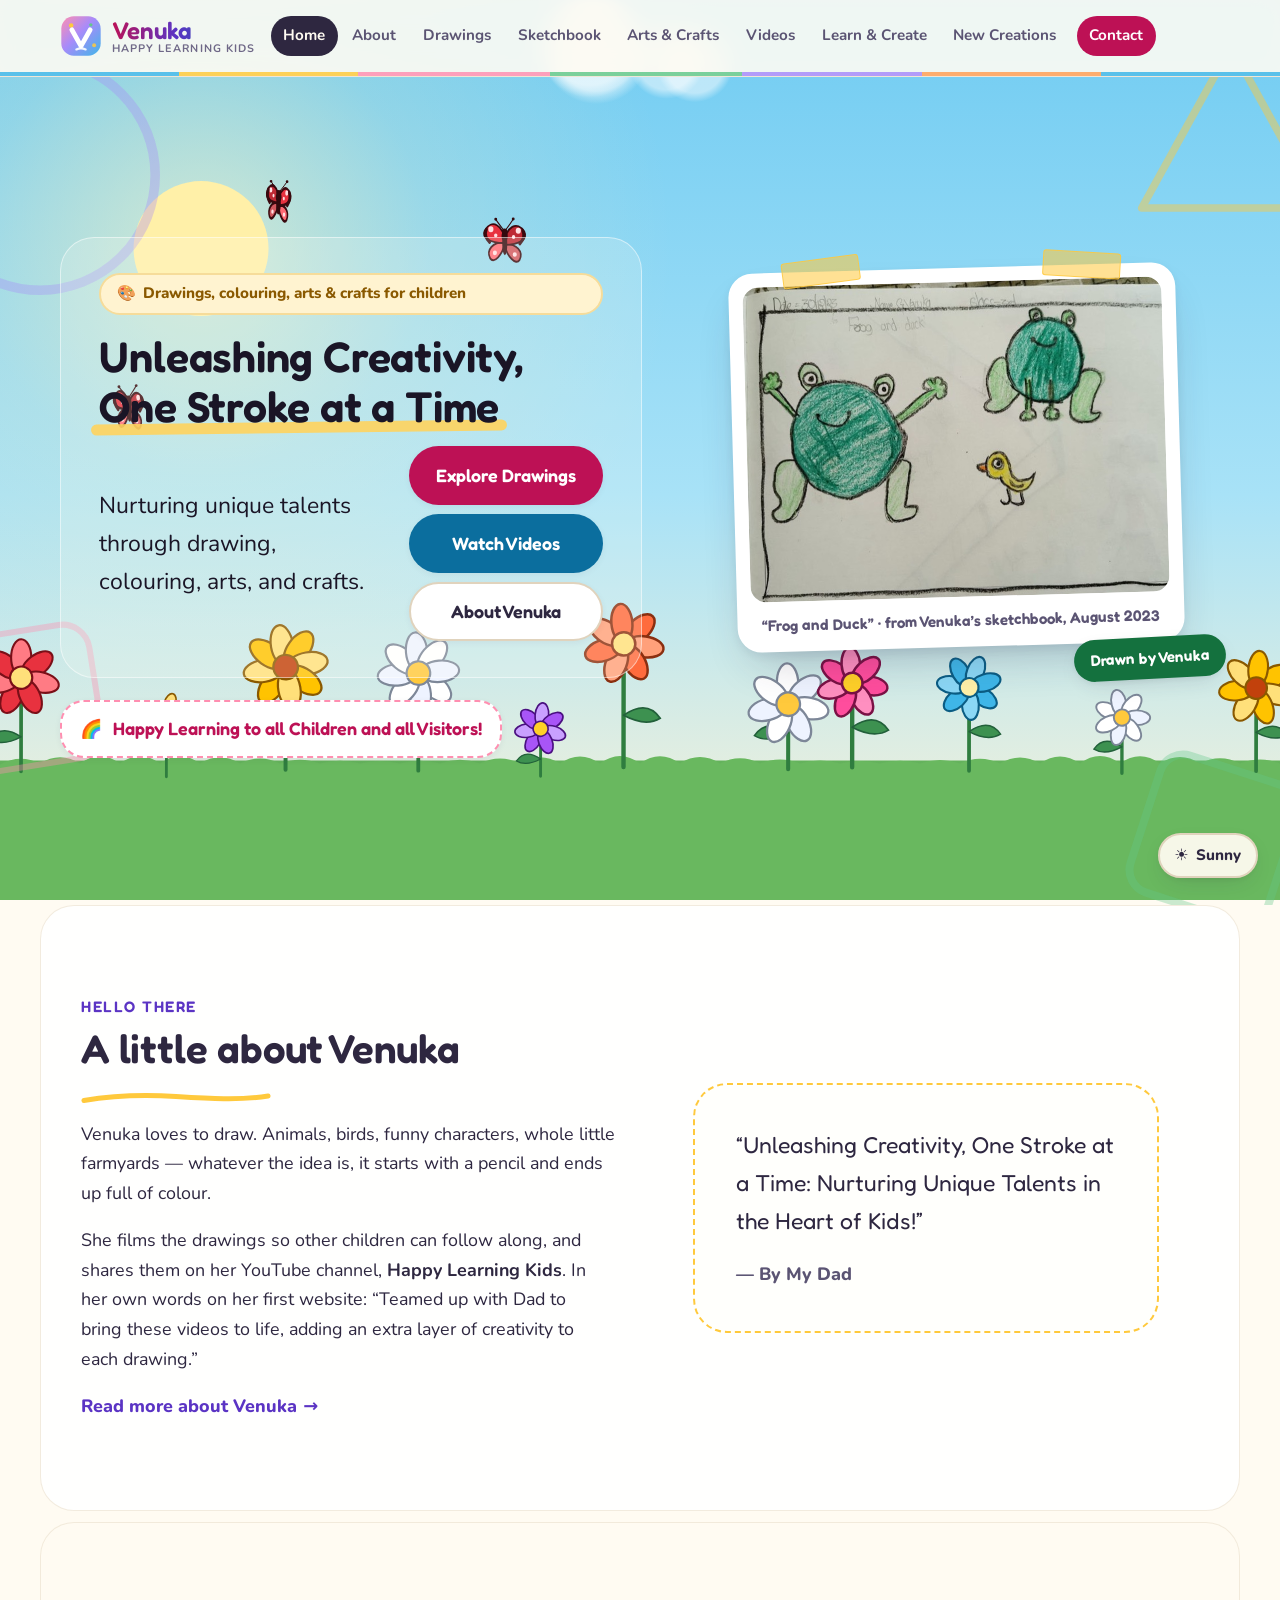
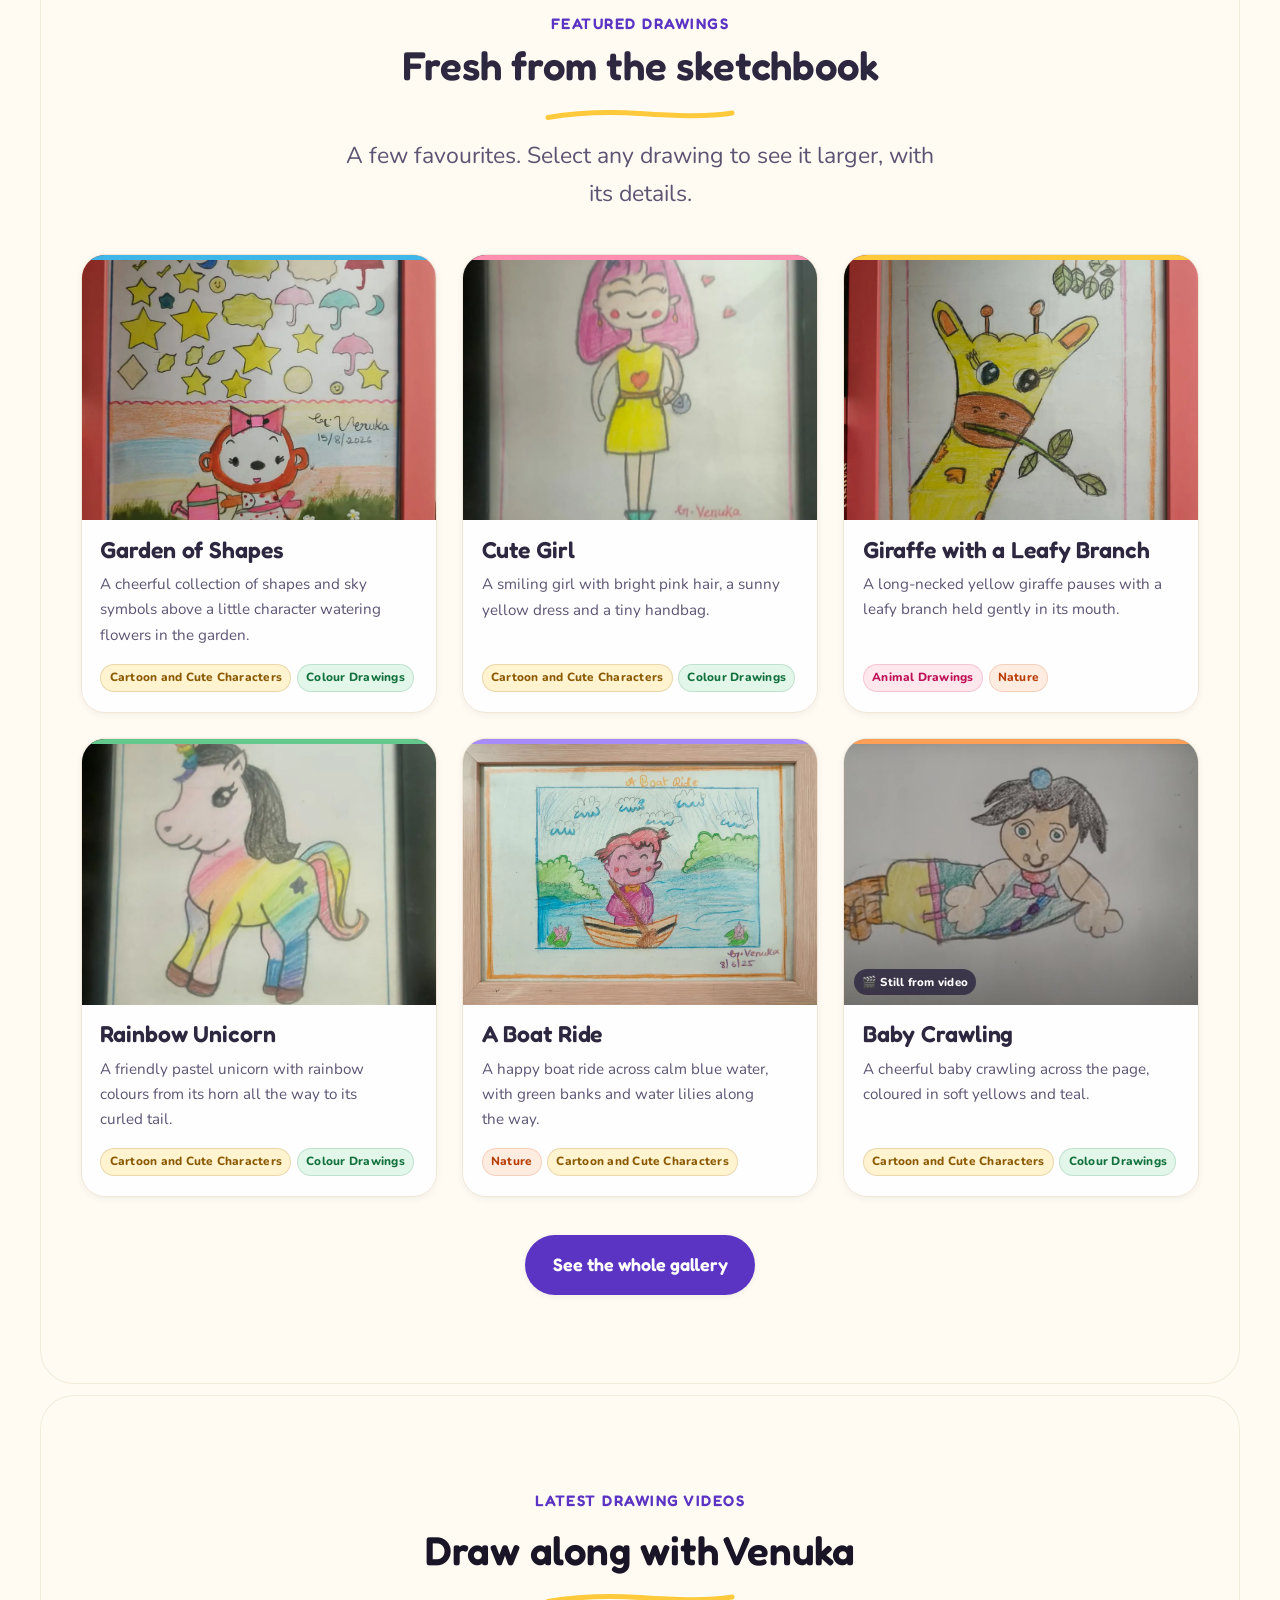
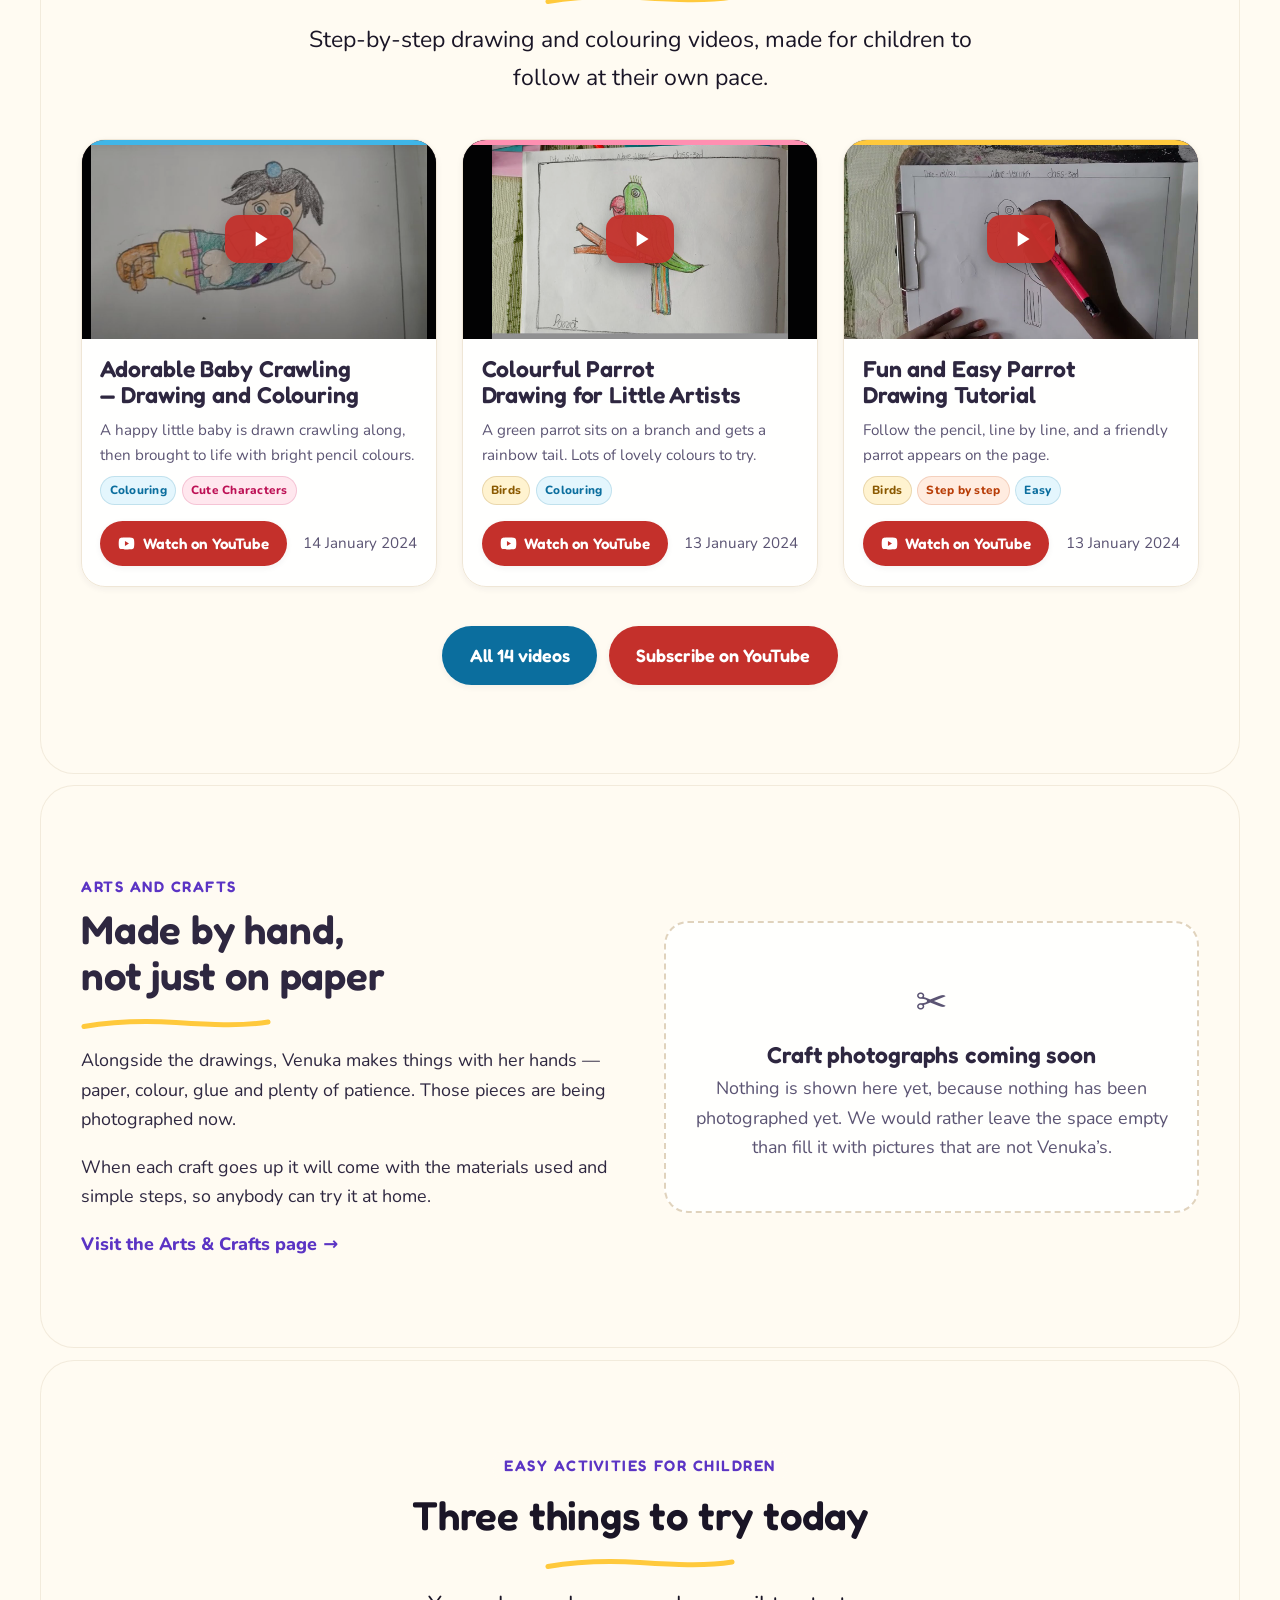
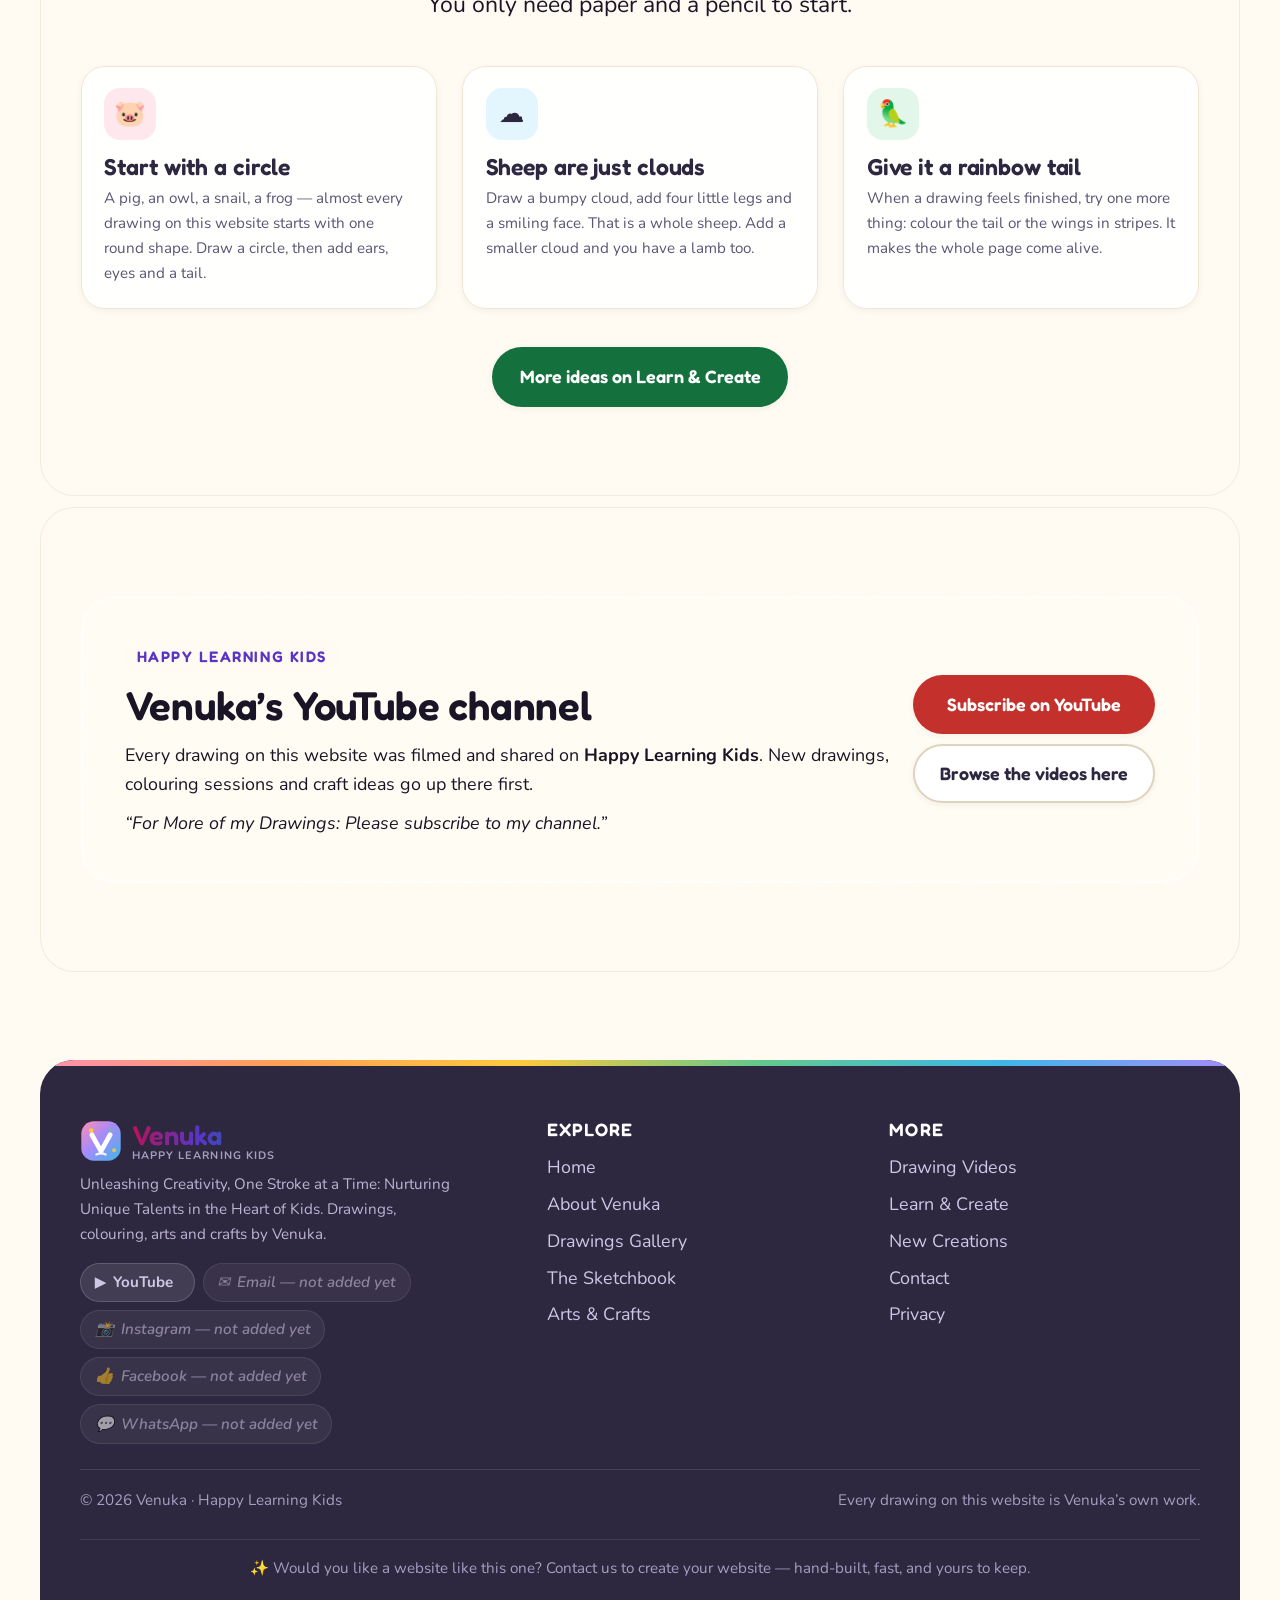
<file: index.html>
<!doctype html>
<html lang="en">
<head>
  <meta charset="utf-8">
  <meta name="viewport" content="width=device-width, initial-scale=1">
  <title>Venuka — Drawings, Arts &amp; Crafts for Children | Happy Learning Kids</title>
  <meta name="description" content="Venuka's online art studio: children's drawings, colouring, arts and crafts, and step-by-step drawing videos from the Happy Learning Kids YouTube channel. Unleashing creativity, one stroke at a time.">
  <meta name="color-scheme" content="light">
  <meta name="theme-color" content="#fffbf2">
  <meta name="author" content="Venuka">

  <!-- Social preview. Absolute addresses set by tools/set-domain.js
       for https://itsmehara.github.io/venuka-art/ — re-run that script if the address changes. -->
  <meta property="og:type" content="website">
  <meta property="og:url" content="https://itsmehara.github.io/venuka-art/">
  <meta property="og:site_name" content="Venuka — Happy Learning Kids">
  <meta property="og:title" content="Venuka — Drawings, Arts &amp; Crafts for Children | Happy Learning Kids">
  <meta property="og:description" content="Venuka's online art studio: children's drawings, colouring, arts and crafts, and step-by-step drawing videos from the Happy Learning Kids YouTube channel. Unleashing creativity, one stroke at a time.">
  <meta property="og:image" content="https://itsmehara.github.io/venuka-art/assets/img/og-cover.jpg">
  <meta property="og:image:alt" content="A children's drawing of two green frogs and a yellow duckling by Venuka">
  <meta name="twitter:card" content="summary_large_image">
  <meta name="twitter:title" content="Venuka — Drawings, Arts &amp; Crafts for Children | Happy Learning Kids">
  <meta name="twitter:description" content="Venuka's online art studio: children's drawings, colouring, arts and crafts, and step-by-step drawing videos from the Happy Learning Kids YouTube channel. Unleashing creativity, one stroke at a time.">
  <meta name="twitter:image" content="https://itsmehara.github.io/venuka-art/assets/img/og-cover.jpg">

  <link rel="canonical" href="https://itsmehara.github.io/venuka-art/">
  <script type="application/ld+json">
  {
    "@context": "https://schema.org",
    "@type": "WebSite",
    "name": "Venuka",
    "alternateName": "Happy Learning Kids",
    "url": "https://itsmehara.github.io/venuka-art/",
    "description": "A child-friendly online art studio with drawings, colouring, arts and crafts, and step-by-step drawing videos.",
    "inLanguage": "en",
    "sameAs": ["https://www.youtube.com/@hlearningkids"]
  }
  </script>
  <link rel="icon" href="assets/img/favicon.svg" type="image/svg+xml">
  <link rel="apple-touch-icon" href="assets/img/logo.svg">

  <link rel="preconnect" href="https://fonts.googleapis.com">
  <link rel="preconnect" href="https://fonts.gstatic.com" crossorigin>
  <link rel="stylesheet"
        href="https://fonts.googleapis.com/css2?family=Fredoka:wght@400;500;600&family=Nunito:ital,wght@0,400;0,600;0,700;0,800;1,400&display=swap">
  <link rel="stylesheet" href="assets/css/style.css">
</head>
<body>
  <canvas id="scene-canvas" class="scene-canvas" aria-hidden="true"></canvas>
  <a class="skip-link" href="#main">Skip to main content</a>

  <header class="site-header">
    <div class="wrap header-inner">
      <a class="brand" href="index.html">
        <img class="brand-mark" src="assets/img/logo.svg" alt="" width="42" height="42">
        <span class="brand-text">
          <span class="brand-name">Venuka</span>
          <span class="brand-sub">Happy Learning Kids</span>
        </span>
      </a>

      <button class="nav-toggle" type="button" aria-expanded="false" aria-controls="site-nav">
        <span class="nav-toggle-bars" aria-hidden="true"></span> Menu
      </button>

      <nav class="site-nav" id="site-nav" aria-label="Main navigation">
        <ul>
          <li><a href="index.html" aria-current="page">Home</a></li>
          <li><a href="about.html">About</a></li>
          <li><a href="drawings.html">Drawings</a></li>
          <li><a href="sketchbook.html">Sketchbook</a></li>
          <li><a href="crafts.html">Arts &amp; Crafts</a></li>
          <li><a href="videos.html">Videos</a></li>
          <li><a href="learn.html">Learn &amp; Create</a></li>
          <li><a href="new-creations.html">New Creations</a></li>
          <li><a href="contact.html" class="nav-cta">Contact</a></li>
        </ul>
      </nav>
    </div>
  </header>

  <main id="main">
    <section class="hero">
      <div class="deco-layer" aria-hidden="true">
        <svg class="deco deco--circle float" viewBox="0 0 100 100" focusable="false"><circle cx="50" cy="50" r="48"/></svg>
        <svg class="deco deco--triangle float float--alt" viewBox="0 0 100 100" focusable="false"><path d="M50 5 97 90 3 90Z"/></svg>
        <svg class="deco deco--square float float--slow" viewBox="0 0 100 100" focusable="false"><rect x="5" y="5" width="90" height="90" rx="18"/></svg>
        <svg class="deco deco--diamond float float--alt" viewBox="0 0 100 100" focusable="false"><rect x="14" y="14" width="72" height="72" rx="12"/></svg>
      </div>
      <div class="wrap hero-grid">
        <div class="hero-copy">
          <p class="eyebrow"><span aria-hidden="true">&#127912;</span> Drawings, colouring, arts &amp; crafts for children</p>
          <h1>Unleashing Creativity,<br><span class="swash">One Stroke at a Time</span></h1>
          <p class="hero-lede">Nurturing unique talents through drawing, colouring, arts, and crafts.</p>
          <div class="hero-actions">
            <a class="btn btn--primary" href="drawings.html">Explore Drawings</a>
            <a class="btn btn--sky" href="videos.html">Watch Videos</a>
            <a class="btn btn--ghost" href="about.html">About Venuka</a>
          </div>
        </div>

        <div class="hero-art">
          <figure class="art-frame">
            <img src="assets/img/artwork/frog-and-duck-2023.jpg"
                 srcset="assets/img/artwork/frog-and-duck-2023-384.jpg 384w,
                         assets/img/artwork/frog-and-duck-2023-640.jpg 640w,
                         assets/img/artwork/frog-and-duck-2023.jpg 1196w"
                 sizes="(max-width:760px) calc(100vw - 4rem), (max-width:1100px) 44vw, 510px"
                 width="1196" height="899"
                 fetchpriority="high" decoding="async"
                 alt="Sketchbook page headed &lsquo;Frog and duck&rsquo;: two round green frogs with big eyes and waving arms, and a small yellow duckling standing between them, drawn in black outline and filled in with green and yellow crayon.">
            <figcaption>&ldquo;Frog and Duck&rdquo; &middot; from Venuka&rsquo;s sketchbook, August 2023</figcaption>
          </figure>
          <p class="hero-badge" aria-hidden="true">Drawn by Venuka</p>
        </div>
      </div>

      <div class="wrap hero-welcome-row">
        <p class="hero-welcome"><span aria-hidden="true">&#127752;</span> Happy Learning to all Children and all Visitors!</p>
      </div>
    </section>

    <section class="section section--tint">
      <div class="wrap">
        <div class="grid grid--2" style="align-items:center">
          <div class="reveal">
            <span class="section-kicker">Hello there</span>
            <h2>A little about Venuka</h2>
            <svg class="underline-swash" viewBox="0 0 200 12" aria-hidden="true" focusable="false" preserveAspectRatio="none"><path d="M3 8.5C34 3.5 66 2.5 100 4.5C134 6.5 168 8.5 197 4" fill="none" stroke="currentColor" stroke-width="5" stroke-linecap="round"/></svg>
            <p>Venuka loves to draw. Animals, birds, funny characters, whole little farmyards &mdash;
              whatever the idea is, it starts with a pencil and ends up full of colour.</p>
            <p>She films the drawings so other children can follow along, and shares them on
              her YouTube channel, <strong>Happy Learning Kids</strong>. In her own words on her
              first website: &ldquo;Teamed up with Dad to bring these videos to life, adding an extra
              layer of creativity to each drawing.&rdquo;</p>
            <p><a class="link-arrow" href="about.html">Read more about Venuka</a></p>
          </div>
          <blockquote class="callout reveal" style="border-color:var(--sun)">
            <p style="font-family:var(--font-display);font-size:var(--step-1);color:var(--ink)">
              &ldquo;Unleashing Creativity, One Stroke at a Time: Nurturing Unique Talents in the Heart of Kids!&rdquo;</p>
            <footer style="color:var(--ink-soft);font-weight:800">&mdash; By My Dad</footer>
          </blockquote>
        </div>
      </div>
    </section>

    <section class="section" id="featured">
      <div class="wrap">
        <div class="section-head section-head--center reveal">
          <span class="section-kicker">Featured drawings</span>
          <h2>Fresh from the sketchbook</h2>
          <svg class="underline-swash" viewBox="0 0 200 12" aria-hidden="true" focusable="false" preserveAspectRatio="none"><path d="M3 8.5C34 3.5 66 2.5 100 4.5C134 6.5 168 8.5 197 4" fill="none" stroke="currentColor" stroke-width="5" stroke-linecap="round"/></svg>
          <p>A few favourites. Select any drawing to see it larger, with its details.</p>
        </div>
        <noscript><p class="noscript-note">This part of the page needs JavaScript to show Venuka&rsquo;s artwork and videos. You can also see everything on the <a href="https://www.youtube.com/@hlearningkids">Happy Learning Kids YouTube channel</a>.</p></noscript>
        <div class="grid grid--3" id="featured-drawings" data-lightbox-scope></div>
        <div class="section-foot">
          <a class="btn btn--purple" href="drawings.html">See the whole gallery</a>
        </div>
      </div>
    </section>

    <section class="section section--sky">
      <div class="wrap">
        <div class="section-head section-head--center reveal">
          <span class="section-kicker">Latest drawing videos</span>
          <h2>Draw along with Venuka</h2>
          <svg class="underline-swash" viewBox="0 0 200 12" aria-hidden="true" focusable="false" preserveAspectRatio="none"><path d="M3 8.5C34 3.5 66 2.5 100 4.5C134 6.5 168 8.5 197 4" fill="none" stroke="currentColor" stroke-width="5" stroke-linecap="round"/></svg>
          <p>Step-by-step drawing and colouring videos, made for children to follow at their own pace.</p>
        </div>
        <noscript><p class="noscript-note">This part of the page needs JavaScript to show Venuka&rsquo;s artwork and videos. You can also see everything on the <a href="https://www.youtube.com/@hlearningkids">Happy Learning Kids YouTube channel</a>.</p></noscript>
        <div class="grid grid--3" id="latest-videos"></div>
        <div class="section-foot">
          <a class="btn btn--sky" href="videos.html">All 14 videos</a>
          <a class="btn btn--yt" href="https://www.youtube.com/@hlearningkids" target="_blank" rel="noopener">Subscribe on YouTube<span class="visually-hidden"> (opens in a new tab)</span></a>
        </div>
      </div>
    </section>

    <section class="section">
      <div class="wrap">
        <div class="grid grid--2" style="align-items:center;gap:clamp(1.5rem,4vw,3rem)">
          <div class="reveal">
            <span class="section-kicker">Arts and crafts</span>
            <h2>Made by hand, not just on paper</h2>
            <svg class="underline-swash" viewBox="0 0 200 12" aria-hidden="true" focusable="false" preserveAspectRatio="none"><path d="M3 8.5C34 3.5 66 2.5 100 4.5C134 6.5 168 8.5 197 4" fill="none" stroke="currentColor" stroke-width="5" stroke-linecap="round"/></svg>
            <p>Alongside the drawings, Venuka makes things with her hands &mdash; paper, colour, glue
              and plenty of patience. Those pieces are being photographed now.</p>
            <p>When each craft goes up it will come with the materials used and simple
              steps, so anybody can try it at home.</p>
            <p><a class="link-arrow" href="crafts.html">Visit the Arts &amp; Crafts page</a></p>
          </div>
          <div class="state reveal">
            <span class="state-emoji" aria-hidden="true">&#9986;</span>
            <h3>Craft photographs coming soon</h3>
            <p>Nothing is shown here yet, because nothing has been photographed yet.
              We would rather leave the space empty than fill it with pictures that
              are not Venuka&rsquo;s.</p>
          </div>
        </div>
      </div>
    </section>

    <section class="section section--sun">
      <div class="wrap">
        <div class="section-head section-head--center reveal">
          <span class="section-kicker">Easy activities for children</span>
          <h2>Three things to try today</h2>
          <svg class="underline-swash" viewBox="0 0 200 12" aria-hidden="true" focusable="false" preserveAspectRatio="none"><path d="M3 8.5C34 3.5 66 2.5 100 4.5C134 6.5 168 8.5 197 4" fill="none" stroke="currentColor" stroke-width="5" stroke-linecap="round"/></svg>
          <p>You only need paper and a pencil to start.</p>
        </div>
        <div class="grid grid--3" id="home-activities"></div>
        <div class="section-foot">
          <a class="btn btn--green" href="learn.html">More ideas on Learn &amp; Create</a>
        </div>
      </div>
    </section>

    <section class="section section--open">
      <div class="wrap">
        <div class="callout callout--split reveal">
          <div>
            <span class="section-kicker">Happy Learning Kids</span>
            <h2 class="mt-0">Venuka&rsquo;s YouTube channel</h2>
            <p>Every drawing on this website was filmed and shared on <strong>Happy Learning Kids</strong>.
              New drawings, colouring sessions and craft ideas go up there first.</p>
            <p style="margin-top:.6rem"><em>&ldquo;For More of my Drawings: Please subscribe to my channel.&rdquo;</em></p>
          </div>
          <div style="display:grid;gap:.6rem">
            <a class="btn btn--yt" href="https://www.youtube.com/@hlearningkids" target="_blank" rel="noopener">Subscribe on YouTube<span class="visually-hidden"> (opens in a new tab)</span></a>
            <a class="btn btn--ghost" href="videos.html">Browse the videos here</a>
          </div>
        </div>
      </div>
    </section>

  </main>

  <footer class="site-footer">
    <div class="wrap footer-grid">
      <div class="footer-brand">
        <a class="brand" href="index.html">
          <img class="brand-mark" src="assets/img/logo.svg" alt="" width="42" height="42">
          <span class="brand-text">
            <span class="brand-name">Venuka</span>
            <span class="brand-sub">Happy Learning Kids</span>
          </span>
        </a>
        <p class="footer-blurb">Unleashing Creativity, One Stroke at a Time: Nurturing Unique Talents in the
          Heart of Kids. Drawings, colouring, arts and crafts by Venuka.</p>
        <div class="footer-social">
          <a class="social-pill" href="https://www.youtube.com/@hlearningkids" target="_blank" rel="noopener">
            <span aria-hidden="true">&#9654;&#65039;</span> YouTube<span class="visually-hidden"> — Happy Learning Kids channel (opens in a new tab)</span>
          </a>
          <span class="social-pill" data-contact-email aria-disabled="true"><span aria-hidden="true">&#9993;&#65039;</span> Email — not added yet</span>
          <span class="social-pill" aria-disabled="true"><span aria-hidden="true">&#128248;</span> Instagram — not added yet</span>
          <span class="social-pill" aria-disabled="true"><span aria-hidden="true">&#128077;</span> Facebook — not added yet</span>
          <span class="social-pill" aria-disabled="true"><span aria-hidden="true">&#128172;</span> WhatsApp — not added yet</span>
        </div>
      </div>

      <nav class="footer-nav" aria-label="Footer navigation">
        <h3>Explore</h3>
        <ul>
          <li><a href="index.html">Home</a></li>
          <li><a href="about.html">About Venuka</a></li>
          <li><a href="drawings.html">Drawings Gallery</a></li>
          <li><a href="sketchbook.html">The Sketchbook</a></li>
          <li><a href="crafts.html">Arts &amp; Crafts</a></li>
        </ul>
      </nav>

      <nav class="footer-nav" aria-label="More pages">
        <h3>More</h3>
        <ul>
          <li><a href="videos.html">Drawing Videos</a></li>
          <li><a href="learn.html">Learn &amp; Create</a></li>
          <li><a href="new-creations.html">New Creations</a></li>
          <li><a href="contact.html">Contact</a></li>
          <li><a href="privacy.html">Privacy</a></li>
        </ul>
      </nav>
    </div>

    <div class="wrap footer-bottom">
      <p class="mb-0">&copy; <span data-year>2026</span> Venuka &middot; Happy Learning Kids</p>
      <p class="mb-0">Every drawing on this website is Venuka&rsquo;s own work.</p>
    </div>

    <!-- Sits last on every page, below everything else. -->
    <div class="wrap footer-cta">
      <p class="mb-0">
        <span aria-hidden="true">&#10024;</span>
        Would you like a website like this one?
        <span data-contact-email-enquiry>Contact us to create your website</span>
        &mdash; hand-built, fast, and yours to keep.
      </p>
    </div>
  </footer>

  <button type="button" class="scene-toggle" id="scene-toggle" aria-pressed="true">
    <span class="scene-icon" data-scene-icon aria-hidden="true">&#9728;&#65039;</span>
    <span class="visually-hidden">Moving background scene</span>
    <span class="scene-label" data-scene-text>Sunny</span>
  </button>

  <script src="assets/js/data.js"></script>
  <script src="assets/js/site.js"></script>
  <script src="assets/js/scene.js"></script>
  <script src="assets/js/page-home.js"></script>
</body>
</html>
</file>
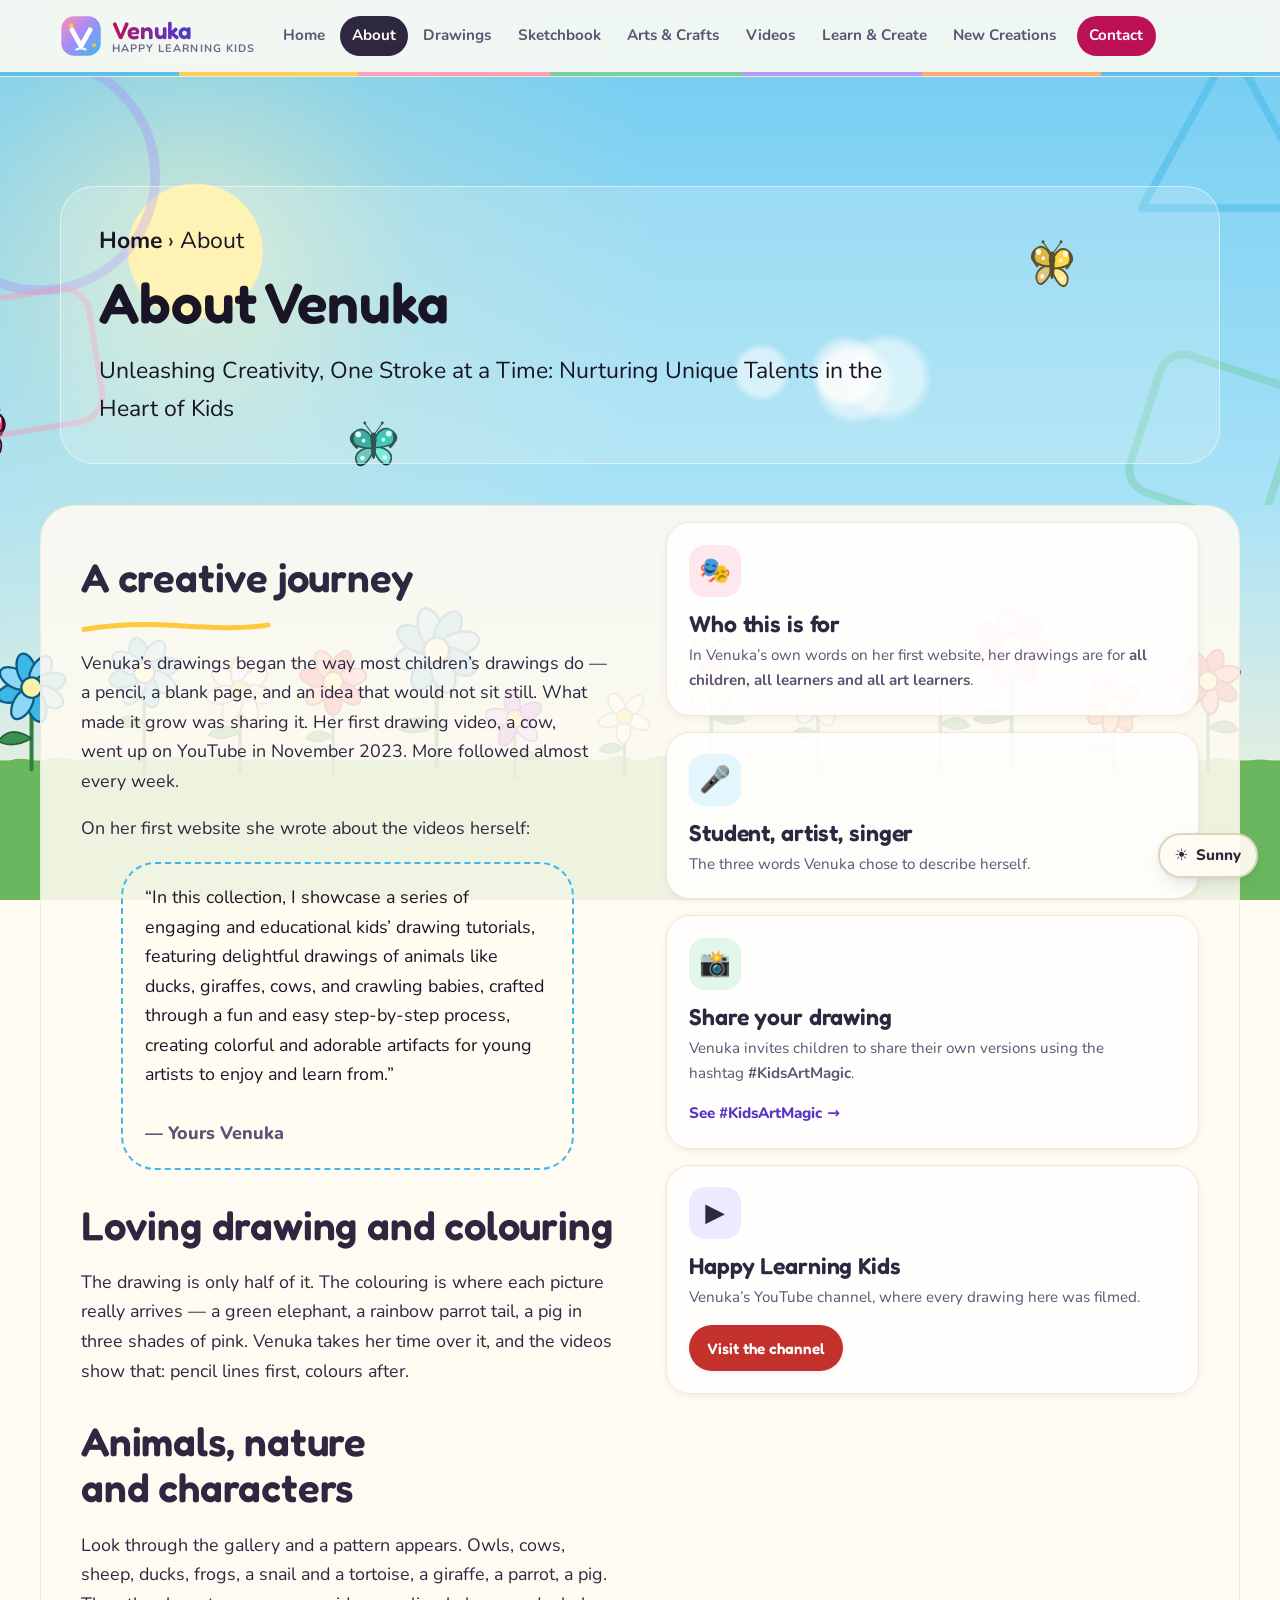
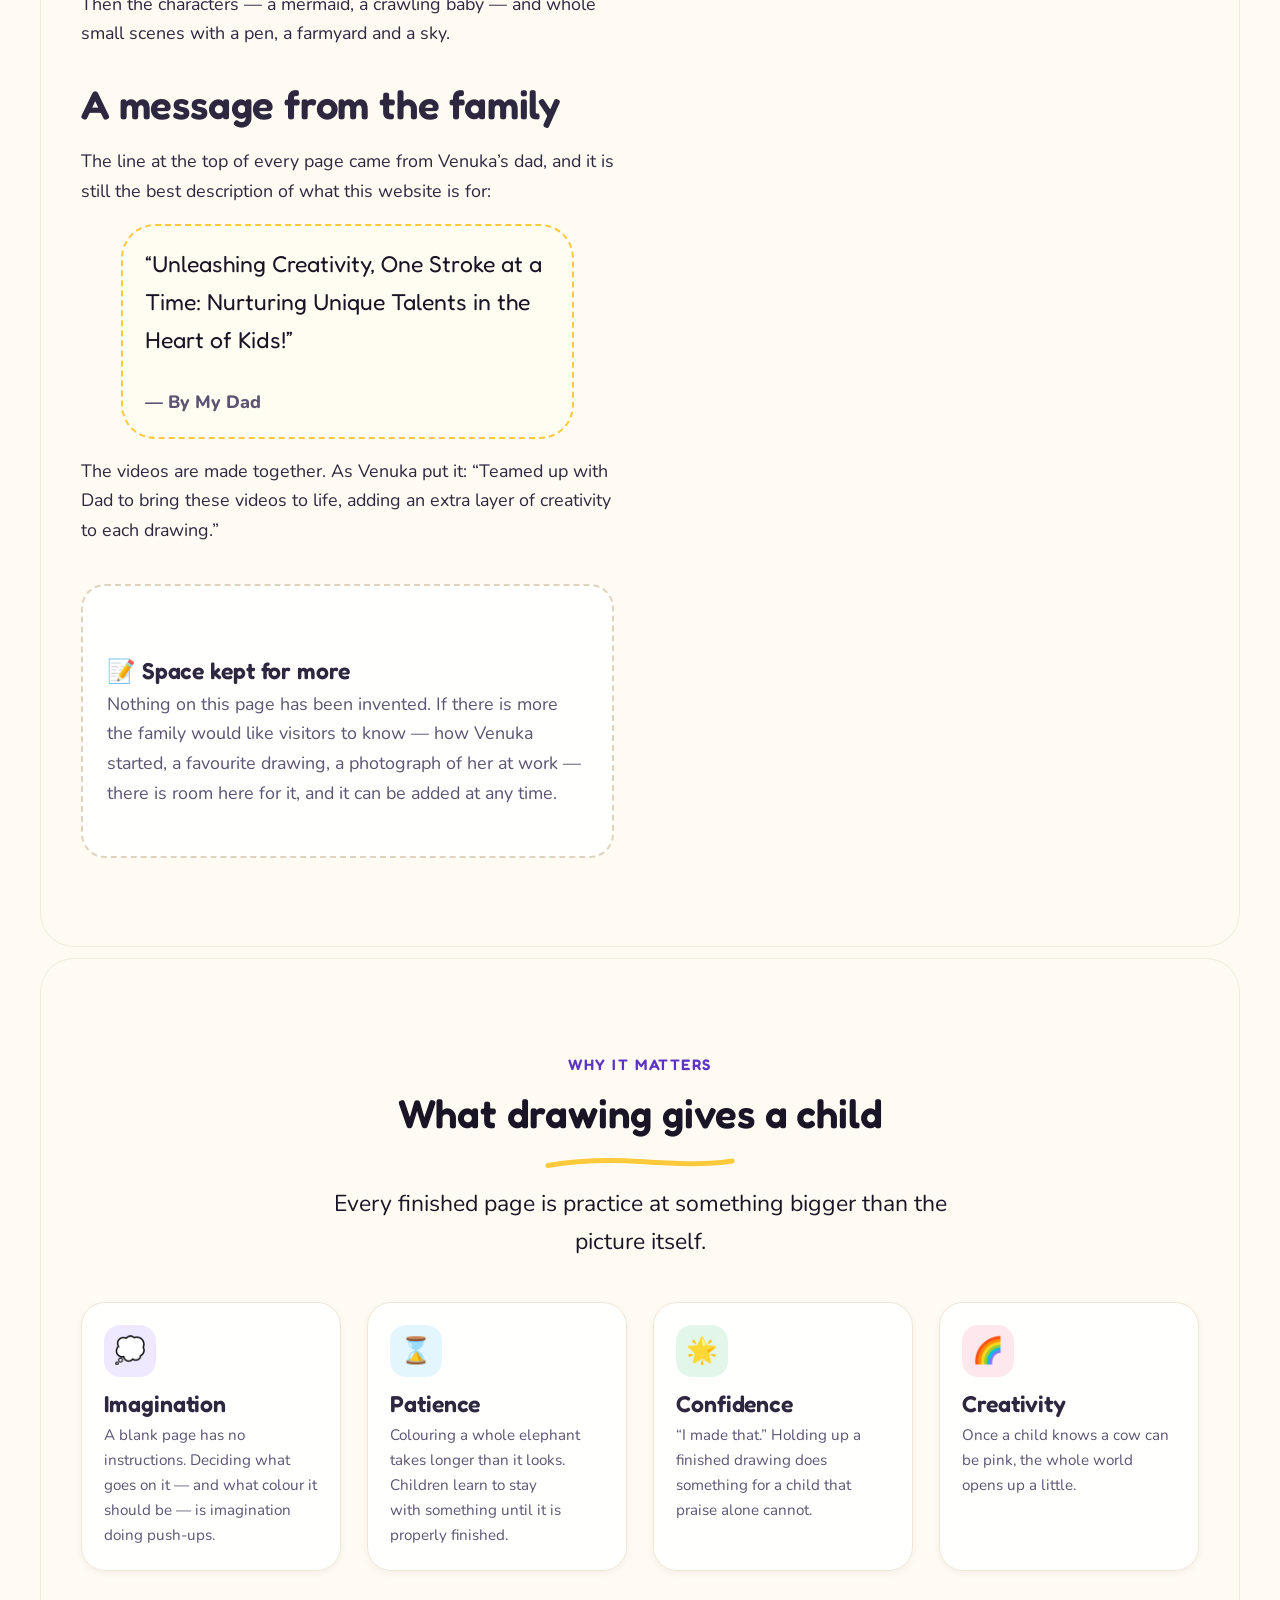
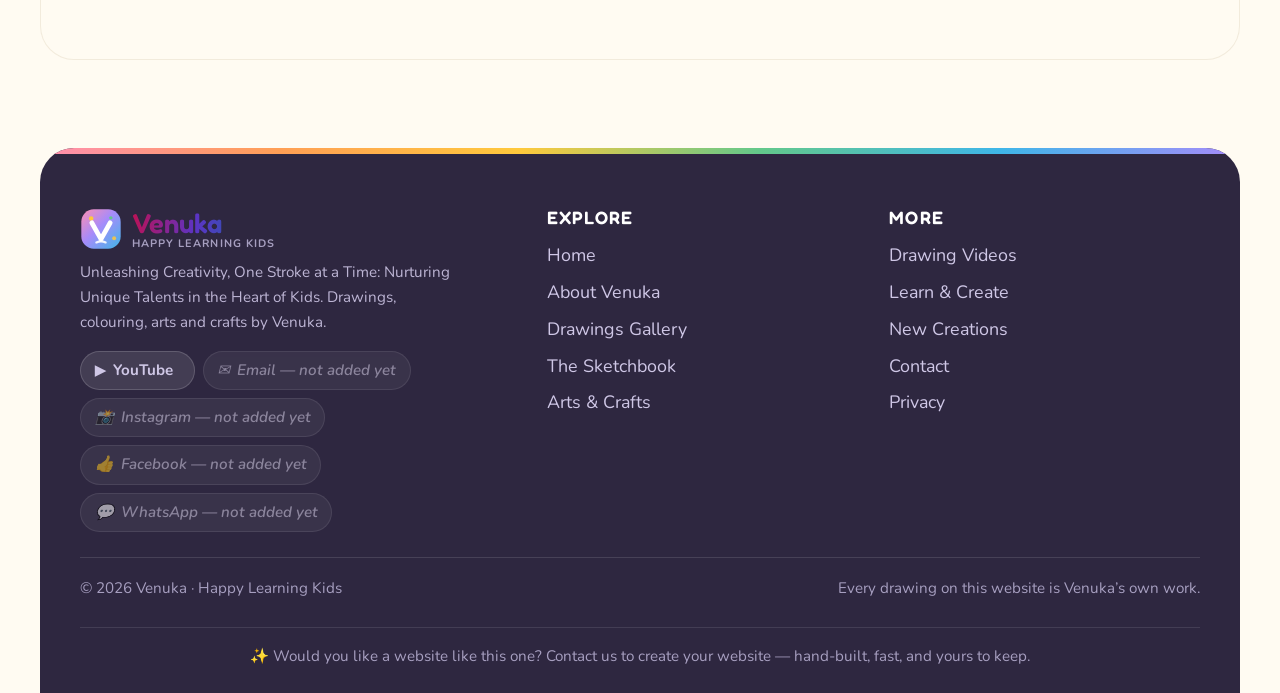
<file: about.html>
<!doctype html>
<html lang="en">
<head>
  <meta charset="utf-8">
  <meta name="viewport" content="width=device-width, initial-scale=1">
  <title>About Venuka — Her Creative Journey | Happy Learning Kids</title>
  <meta name="description" content="Meet Venuka: how her drawings began, what she loves to draw, and how drawing helps children build imagination, patience, confidence and creativity.">
  <meta name="color-scheme" content="light">
  <meta name="theme-color" content="#fffbf2">
  <meta name="author" content="Venuka">

  <!-- Social preview. Absolute addresses set by tools/set-domain.js
       for https://itsmehara.github.io/venuka-art/ — re-run that script if the address changes. -->
  <meta property="og:type" content="website">
  <meta property="og:url" content="https://itsmehara.github.io/venuka-art/about.html">
  <meta property="og:site_name" content="Venuka — Happy Learning Kids">
  <meta property="og:title" content="About Venuka — Her Creative Journey | Happy Learning Kids">
  <meta property="og:description" content="Meet Venuka: how her drawings began, what she loves to draw, and how drawing helps children build imagination, patience, confidence and creativity.">
  <meta property="og:image" content="https://itsmehara.github.io/venuka-art/assets/img/og-cover.jpg">
  <meta property="og:image:alt" content="A children's drawing of two green frogs and a yellow duckling by Venuka">
  <meta name="twitter:card" content="summary_large_image">
  <meta name="twitter:title" content="About Venuka — Her Creative Journey | Happy Learning Kids">
  <meta name="twitter:description" content="Meet Venuka: how her drawings began, what she loves to draw, and how drawing helps children build imagination, patience, confidence and creativity.">
  <meta name="twitter:image" content="https://itsmehara.github.io/venuka-art/assets/img/og-cover.jpg">

  <link rel="canonical" href="https://itsmehara.github.io/venuka-art/about.html">
  <link rel="icon" href="assets/img/favicon.svg" type="image/svg+xml">
  <link rel="apple-touch-icon" href="assets/img/logo.svg">

  <link rel="preconnect" href="https://fonts.googleapis.com">
  <link rel="preconnect" href="https://fonts.gstatic.com" crossorigin>
  <link rel="stylesheet"
        href="https://fonts.googleapis.com/css2?family=Fredoka:wght@400;500;600&family=Nunito:ital,wght@0,400;0,600;0,700;0,800;1,400&display=swap">
  <link rel="stylesheet" href="assets/css/style.css">
</head>
<body>
  <canvas id="scene-canvas" class="scene-canvas" aria-hidden="true"></canvas>
  <a class="skip-link" href="#main">Skip to main content</a>

  <header class="site-header">
    <div class="wrap header-inner">
      <a class="brand" href="index.html">
        <img class="brand-mark" src="assets/img/logo.svg" alt="" width="42" height="42">
        <span class="brand-text">
          <span class="brand-name">Venuka</span>
          <span class="brand-sub">Happy Learning Kids</span>
        </span>
      </a>

      <button class="nav-toggle" type="button" aria-expanded="false" aria-controls="site-nav">
        <span class="nav-toggle-bars" aria-hidden="true"></span> Menu
      </button>

      <nav class="site-nav" id="site-nav" aria-label="Main navigation">
        <ul>
          <li><a href="index.html">Home</a></li>
          <li><a href="about.html" aria-current="page">About</a></li>
          <li><a href="drawings.html">Drawings</a></li>
          <li><a href="sketchbook.html">Sketchbook</a></li>
          <li><a href="crafts.html">Arts &amp; Crafts</a></li>
          <li><a href="videos.html">Videos</a></li>
          <li><a href="learn.html">Learn &amp; Create</a></li>
          <li><a href="new-creations.html">New Creations</a></li>
          <li><a href="contact.html" class="nav-cta">Contact</a></li>
        </ul>
      </nav>
    </div>
  </header>

  <main id="main">
    <section class="page-hero">
      <div class="deco-layer" aria-hidden="true">
        <svg class="deco deco--circle float" viewBox="0 0 100 100" focusable="false"><circle cx="50" cy="50" r="48"/></svg>
        <svg class="deco deco--triangle float float--alt" viewBox="0 0 100 100" focusable="false"><path d="M50 5 97 90 3 90Z"/></svg>
        <svg class="deco deco--square float float--slow" viewBox="0 0 100 100" focusable="false"><rect x="5" y="5" width="90" height="90" rx="18"/></svg>
        <svg class="deco deco--diamond float float--alt" viewBox="0 0 100 100" focusable="false"><rect x="14" y="14" width="72" height="72" rx="12"/></svg>
      </div>
      <div class="wrap">
        <p class="breadcrumb"><a href="index.html">Home</a> &rsaquo; About</p>
        <h1>About Venuka</h1>
        <p>Unleashing Creativity, One Stroke at a Time: Nurturing Unique Talents in the Heart of Kids</p>
      </div>
    </section>

    <section class="section" style="padding-top:1rem">
      <div class="wrap">
        <div class="grid grid--2" style="gap:clamp(1.5rem,4vw,3.2rem);align-items:start">
          <div class="prose reveal">
            <h2>A creative journey</h2>
            <svg class="underline-swash" viewBox="0 0 200 12" aria-hidden="true" focusable="false" preserveAspectRatio="none"><path d="M3 8.5C34 3.5 66 2.5 100 4.5C134 6.5 168 8.5 197 4" fill="none" stroke="currentColor" stroke-width="5" stroke-linecap="round"/></svg>
            <p>Venuka&rsquo;s drawings began the way most children&rsquo;s drawings do &mdash; a pencil, a
              blank page, and an idea that would not sit still. What made it grow was
              sharing it. Her first drawing video, a cow, went up on YouTube in
              November 2023. More followed almost every week.</p>
            <p>On her first website she wrote about the videos herself:</p>
            <blockquote class="callout" style="border-color:var(--sky);padding:1.2rem 1.4rem">
              <p>&ldquo;In this collection, I showcase a series of engaging and educational kids&rsquo;
                drawing tutorials, featuring delightful drawings of animals like ducks,
                giraffes, cows, and crawling babies, crafted through a fun and easy
                step-by-step process, creating colorful and adorable artifacts for young
                artists to enjoy and learn from.&rdquo;</p>
              <footer style="font-weight:800;color:var(--ink-soft);margin-top:.6rem">&mdash; Yours Venuka</footer>
            </blockquote>

            <h2>Loving drawing and colouring</h2>
            <p>The drawing is only half of it. The colouring is where each picture really
              arrives &mdash; a green elephant, a rainbow parrot tail, a pig in three shades
              of pink. Venuka takes her time over it, and the videos show that: pencil
              lines first, colours after.</p>

            <h2>Animals, nature and characters</h2>
            <p>Look through the gallery and a pattern appears. Owls, cows, sheep, ducks,
              frogs, a snail and a tortoise, a giraffe, a parrot, a pig. Then the
              characters &mdash; a mermaid, a crawling baby &mdash; and whole small scenes with
              a pen, a farmyard and a sky.</p>

            <h2>A message from the family</h2>
            <p>The line at the top of every page came from Venuka&rsquo;s dad, and it is still
              the best description of what this website is for:</p>
            <blockquote class="callout" style="border-color:var(--sun);padding:1.2rem 1.4rem">
              <p style="font-family:var(--font-display);font-size:var(--step-1)">&ldquo;Unleashing Creativity,
                One Stroke at a Time: Nurturing Unique Talents in the Heart of Kids!&rdquo;</p>
              <footer style="font-weight:800;color:var(--ink-soft);margin-top:.6rem">&mdash; By My Dad</footer>
            </blockquote>
            <p>The videos are made together. As Venuka put it: &ldquo;Teamed up with Dad to bring
              these videos to life, adding an extra layer of creativity to each drawing.&rdquo;</p>

            <div class="state mt-3" style="text-align:left">
              <h3><span aria-hidden="true">&#128221;</span> Space kept for more</h3>
              <p>Nothing on this page has been invented. If there is more the family would
                like visitors to know &mdash; how Venuka started, a favourite drawing, a
                photograph of her at work &mdash; there is room here for it, and it can be
                added at any time.</p>
            </div>
          </div>

          <aside class="stack reveal">
            <div class="tile">
              <div class="tile-icon" style="--accent-tint:var(--pink-tint)" aria-hidden="true">&#127917;</div>
              <h3>Who this is for</h3>
              <p>In Venuka&rsquo;s own words on her first website, her drawings are for
                <strong>all children, all learners and all art learners</strong>.</p>
            </div>
            <div class="tile">
              <div class="tile-icon" style="--accent-tint:var(--sky-tint)" aria-hidden="true">&#127908;</div>
              <h3>Student, artist, singer</h3>
              <p>The three words Venuka chose to describe herself.</p>
            </div>
            <div class="tile">
              <div class="tile-icon" style="--accent-tint:var(--green-tint)" aria-hidden="true">&#128248;</div>
              <h3>Share your drawing</h3>
              <p>Venuka invites children to share their own versions using the hashtag
                <strong>#KidsArtMagic</strong>.</p>
              <p style="margin-top:.6rem"><a class="link-arrow" href="https://www.youtube.com/hashtag/kidsartmagic" target="_blank" rel="noopener">See #KidsArtMagic</a></p>
            </div>
            <div class="tile">
              <div class="tile-icon" style="--accent-tint:var(--purple-tint)" aria-hidden="true">&#9654;&#65039;</div>
              <h3>Happy Learning Kids</h3>
              <p>Venuka&rsquo;s YouTube channel, where every drawing here was filmed.</p>
              <p style="margin-top:.7rem"><a class="btn btn--yt btn--sm" href="https://www.youtube.com/@hlearningkids" target="_blank" rel="noopener">Visit the channel<span class="visually-hidden"> (opens in a new tab)</span></a></p>
            </div>
          </aside>
        </div>
      </div>
    </section>

    <section class="section section--sun">
      <div class="wrap">
        <div class="section-head section-head--center reveal">
          <span class="section-kicker">Why it matters</span>
          <h2>What drawing gives a child</h2>
          <svg class="underline-swash" viewBox="0 0 200 12" aria-hidden="true" focusable="false" preserveAspectRatio="none"><path d="M3 8.5C34 3.5 66 2.5 100 4.5C134 6.5 168 8.5 197 4" fill="none" stroke="currentColor" stroke-width="5" stroke-linecap="round"/></svg>
          <p>Every finished page is practice at something bigger than the picture itself.</p>
        </div>
        <div class="grid grid--4">
          <div class="tile reveal">
            <div class="tile-icon" style="--accent-tint:var(--purple-tint)" aria-hidden="true">&#128173;</div>
            <h3>Imagination</h3>
            <p>A blank page has no instructions. Deciding what goes on it &mdash; and what
              colour it should be &mdash; is imagination doing push-ups.</p>
          </div>
          <div class="tile reveal">
            <div class="tile-icon" style="--accent-tint:var(--sky-tint)" aria-hidden="true">&#8987;</div>
            <h3>Patience</h3>
            <p>Colouring a whole elephant takes longer than it looks. Children learn to
              stay with something until it is properly finished.</p>
          </div>
          <div class="tile reveal">
            <div class="tile-icon" style="--accent-tint:var(--green-tint)" aria-hidden="true">&#127775;</div>
            <h3>Confidence</h3>
            <p>&ldquo;I made that.&rdquo; Holding up a finished drawing does something for a child
              that praise alone cannot.</p>
          </div>
          <div class="tile reveal">
            <div class="tile-icon" style="--accent-tint:var(--pink-tint)" aria-hidden="true">&#127752;</div>
            <h3>Creativity</h3>
            <p>Once a child knows a cow can be pink, the whole world opens up a little.</p>
          </div>
        </div>
      </div>
    </section>

  </main>

  <footer class="site-footer">
    <div class="wrap footer-grid">
      <div class="footer-brand">
        <a class="brand" href="index.html">
          <img class="brand-mark" src="assets/img/logo.svg" alt="" width="42" height="42">
          <span class="brand-text">
            <span class="brand-name">Venuka</span>
            <span class="brand-sub">Happy Learning Kids</span>
          </span>
        </a>
        <p class="footer-blurb">Unleashing Creativity, One Stroke at a Time: Nurturing Unique Talents in the
          Heart of Kids. Drawings, colouring, arts and crafts by Venuka.</p>
        <div class="footer-social">
          <a class="social-pill" href="https://www.youtube.com/@hlearningkids" target="_blank" rel="noopener">
            <span aria-hidden="true">&#9654;&#65039;</span> YouTube<span class="visually-hidden"> — Happy Learning Kids channel (opens in a new tab)</span>
          </a>
          <span class="social-pill" data-contact-email aria-disabled="true"><span aria-hidden="true">&#9993;&#65039;</span> Email — not added yet</span>
          <span class="social-pill" aria-disabled="true"><span aria-hidden="true">&#128248;</span> Instagram — not added yet</span>
          <span class="social-pill" aria-disabled="true"><span aria-hidden="true">&#128077;</span> Facebook — not added yet</span>
          <span class="social-pill" aria-disabled="true"><span aria-hidden="true">&#128172;</span> WhatsApp — not added yet</span>
        </div>
      </div>

      <nav class="footer-nav" aria-label="Footer navigation">
        <h3>Explore</h3>
        <ul>
          <li><a href="index.html">Home</a></li>
          <li><a href="about.html">About Venuka</a></li>
          <li><a href="drawings.html">Drawings Gallery</a></li>
          <li><a href="sketchbook.html">The Sketchbook</a></li>
          <li><a href="crafts.html">Arts &amp; Crafts</a></li>
        </ul>
      </nav>

      <nav class="footer-nav" aria-label="More pages">
        <h3>More</h3>
        <ul>
          <li><a href="videos.html">Drawing Videos</a></li>
          <li><a href="learn.html">Learn &amp; Create</a></li>
          <li><a href="new-creations.html">New Creations</a></li>
          <li><a href="contact.html">Contact</a></li>
          <li><a href="privacy.html">Privacy</a></li>
        </ul>
      </nav>
    </div>

    <div class="wrap footer-bottom">
      <p class="mb-0">&copy; <span data-year>2026</span> Venuka &middot; Happy Learning Kids</p>
      <p class="mb-0">Every drawing on this website is Venuka&rsquo;s own work.</p>
    </div>

    <!-- Sits last on every page, below everything else. -->
    <div class="wrap footer-cta">
      <p class="mb-0">
        <span aria-hidden="true">&#10024;</span>
        Would you like a website like this one?
        <span data-contact-email-enquiry>Contact us to create your website</span>
        &mdash; hand-built, fast, and yours to keep.
      </p>
    </div>
  </footer>

  <button type="button" class="scene-toggle" id="scene-toggle" aria-pressed="true">
    <span class="scene-icon" data-scene-icon aria-hidden="true">&#9728;&#65039;</span>
    <span class="visually-hidden">Moving background scene</span>
    <span class="scene-label" data-scene-text>Sunny</span>
  </button>

  <script src="assets/js/data.js"></script>
  <script src="assets/js/site.js"></script>
  <script src="assets/js/scene.js"></script>
</body>
</html>
</file>
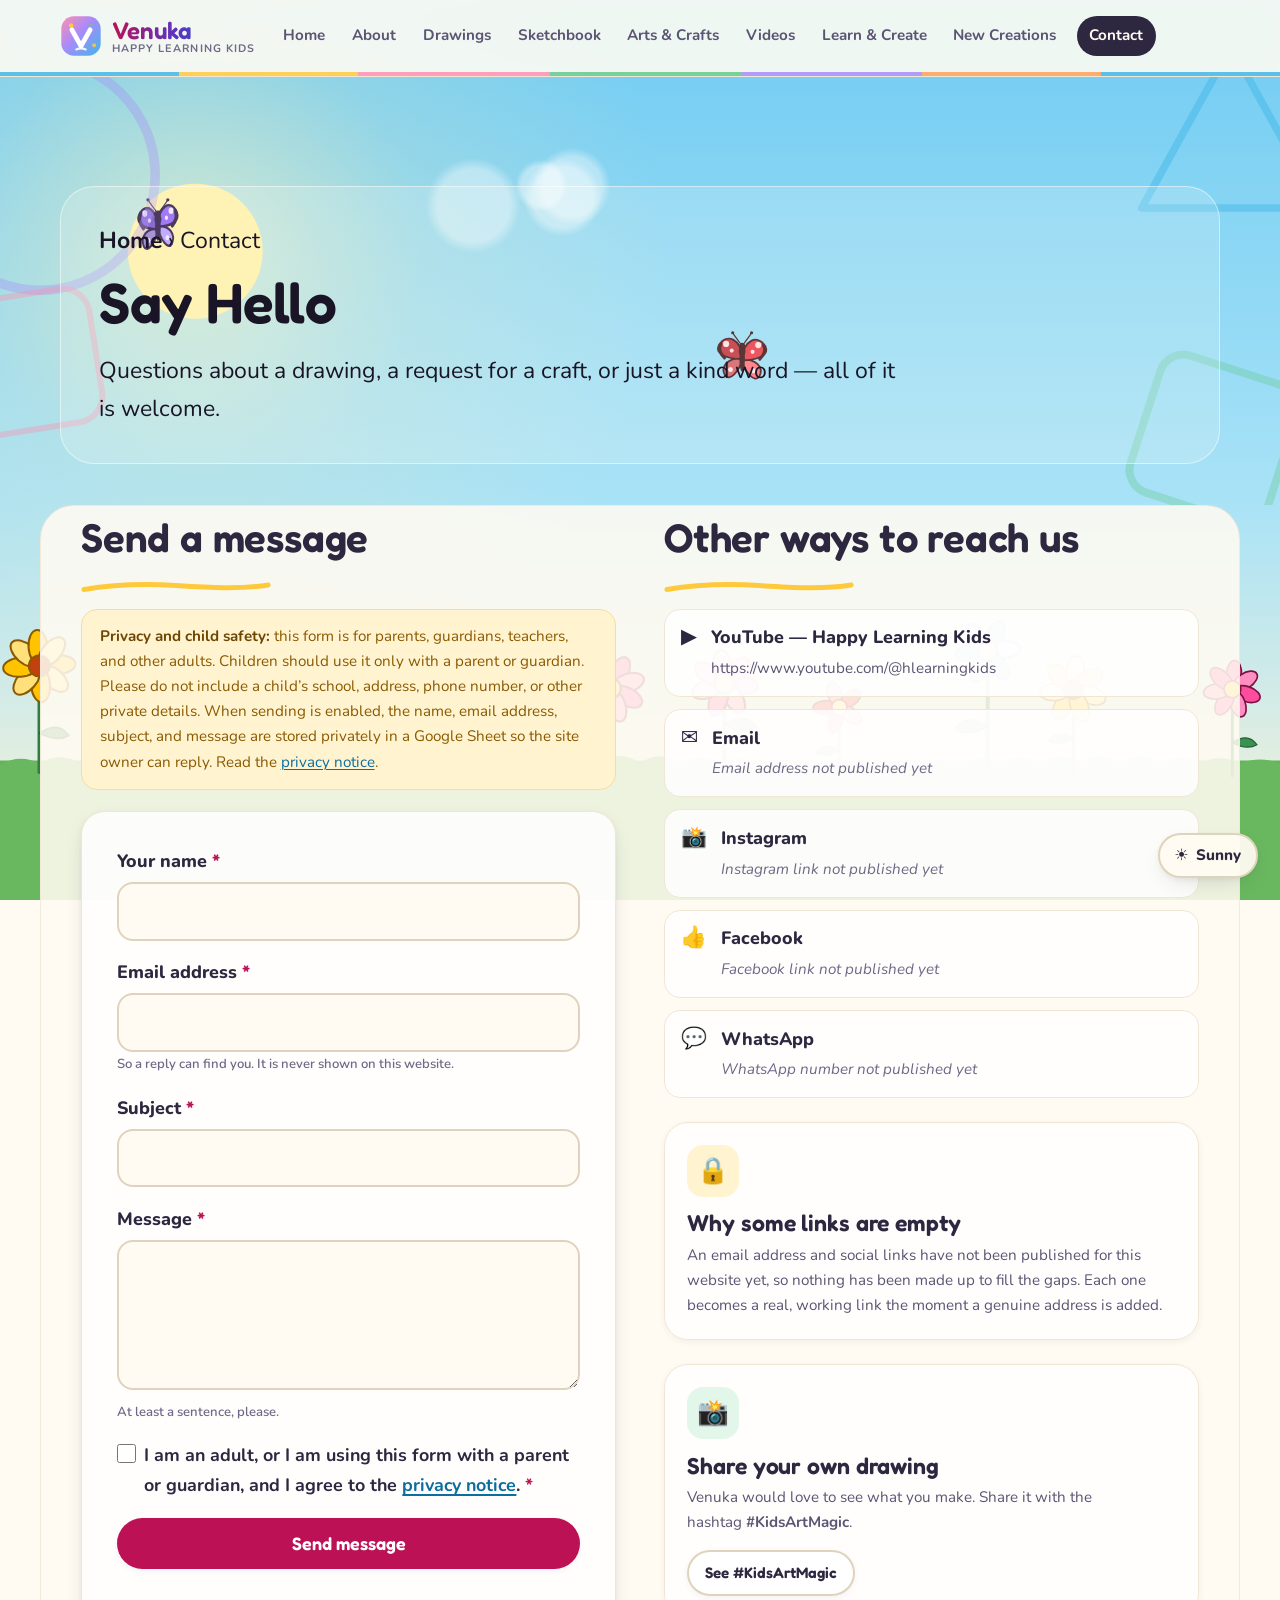
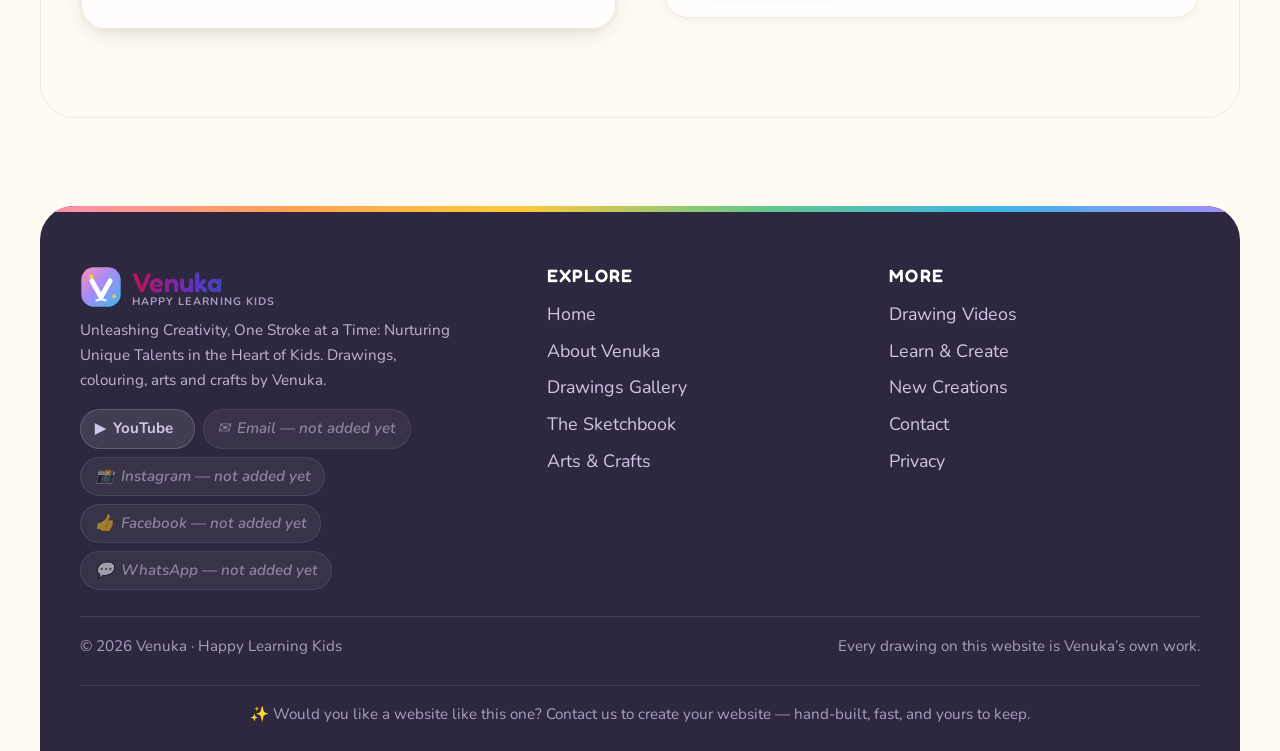
<file: contact.html>
<!doctype html>
<html lang="en">
<head>
  <meta charset="utf-8">
  <meta name="viewport" content="width=device-width, initial-scale=1">
  <title>Contact Venuka | Happy Learning Kids</title>
  <meta name="description" content="Get in touch with Venuka about a drawing, a handmade craft, or to say hello. Reach the Happy Learning Kids YouTube channel any time.">
  <meta name="color-scheme" content="light">
  <meta name="theme-color" content="#fffbf2">
  <meta name="author" content="Venuka">

  <!-- Social preview. Absolute addresses set by tools/set-domain.js
       for https://itsmehara.github.io/venuka-art/ — re-run that script if the address changes. -->
  <meta property="og:type" content="website">
  <meta property="og:url" content="https://itsmehara.github.io/venuka-art/contact.html">
  <meta property="og:site_name" content="Venuka — Happy Learning Kids">
  <meta property="og:title" content="Contact Venuka | Happy Learning Kids">
  <meta property="og:description" content="Get in touch with Venuka about a drawing, a handmade craft, or to say hello. Reach the Happy Learning Kids YouTube channel any time.">
  <meta property="og:image" content="https://itsmehara.github.io/venuka-art/assets/img/og-cover.jpg">
  <meta property="og:image:alt" content="A children's drawing of two green frogs and a yellow duckling by Venuka">
  <meta name="twitter:card" content="summary_large_image">
  <meta name="twitter:title" content="Contact Venuka | Happy Learning Kids">
  <meta name="twitter:description" content="Get in touch with Venuka about a drawing, a handmade craft, or to say hello. Reach the Happy Learning Kids YouTube channel any time.">
  <meta name="twitter:image" content="https://itsmehara.github.io/venuka-art/assets/img/og-cover.jpg">

  <link rel="canonical" href="https://itsmehara.github.io/venuka-art/contact.html">
  <link rel="icon" href="assets/img/favicon.svg" type="image/svg+xml">
  <link rel="apple-touch-icon" href="assets/img/logo.svg">

  <link rel="preconnect" href="https://fonts.googleapis.com">
  <link rel="preconnect" href="https://fonts.gstatic.com" crossorigin>
  <link rel="stylesheet"
        href="https://fonts.googleapis.com/css2?family=Fredoka:wght@400;500;600&family=Nunito:ital,wght@0,400;0,600;0,700;0,800;1,400&display=swap">
  <link rel="stylesheet" href="assets/css/style.css">
</head>
<body>
  <canvas id="scene-canvas" class="scene-canvas" aria-hidden="true"></canvas>
  <a class="skip-link" href="#main">Skip to main content</a>

  <header class="site-header">
    <div class="wrap header-inner">
      <a class="brand" href="index.html">
        <img class="brand-mark" src="assets/img/logo.svg" alt="" width="42" height="42">
        <span class="brand-text">
          <span class="brand-name">Venuka</span>
          <span class="brand-sub">Happy Learning Kids</span>
        </span>
      </a>

      <button class="nav-toggle" type="button" aria-expanded="false" aria-controls="site-nav">
        <span class="nav-toggle-bars" aria-hidden="true"></span> Menu
      </button>

      <nav class="site-nav" id="site-nav" aria-label="Main navigation">
        <ul>
          <li><a href="index.html">Home</a></li>
          <li><a href="about.html">About</a></li>
          <li><a href="drawings.html">Drawings</a></li>
          <li><a href="sketchbook.html">Sketchbook</a></li>
          <li><a href="crafts.html">Arts &amp; Crafts</a></li>
          <li><a href="videos.html">Videos</a></li>
          <li><a href="learn.html">Learn &amp; Create</a></li>
          <li><a href="new-creations.html">New Creations</a></li>
          <li><a href="contact.html" class="nav-cta" aria-current="page">Contact</a></li>
        </ul>
      </nav>
    </div>
  </header>

  <main id="main">
    <section class="page-hero">
      <div class="deco-layer" aria-hidden="true">
        <svg class="deco deco--circle float" viewBox="0 0 100 100" focusable="false"><circle cx="50" cy="50" r="48"/></svg>
        <svg class="deco deco--triangle float float--alt" viewBox="0 0 100 100" focusable="false"><path d="M50 5 97 90 3 90Z"/></svg>
        <svg class="deco deco--square float float--slow" viewBox="0 0 100 100" focusable="false"><rect x="5" y="5" width="90" height="90" rx="18"/></svg>
        <svg class="deco deco--diamond float float--alt" viewBox="0 0 100 100" focusable="false"><rect x="14" y="14" width="72" height="72" rx="12"/></svg>
      </div>
      <div class="wrap">
        <p class="breadcrumb"><a href="index.html">Home</a> &rsaquo; Contact</p>
        <h1>Say Hello</h1>
        <p>Questions about a drawing, a request for a craft, or just a kind word &mdash;
          all of it is welcome.</p>
      </div>
    </section>

    <section class="section" style="padding-top:.5rem">
      <div class="wrap">
        <div class="grid grid--2" style="gap:clamp(1.5rem,4vw,3rem);align-items:start">

          <div class="reveal">
            <h2>Send a message</h2>
            <svg class="underline-swash" viewBox="0 0 200 12" aria-hidden="true" focusable="false" preserveAspectRatio="none"><path d="M3 8.5C34 3.5 66 2.5 100 4.5C134 6.5 168 8.5 197 4" fill="none" stroke="currentColor" stroke-width="5" stroke-linecap="round"/></svg>

            <div class="form-note" id="form-status-note">
              <strong>Privacy and child safety:</strong> this form is for parents, guardians,
              teachers, and other adults. Children should use it only with a parent or guardian.
              Please do not include a child&rsquo;s school, address, phone number, or other private
              details. When sending is enabled, the name, email address, subject, and message are
              stored privately in a Google Sheet so the site owner can reply. Read the
              <a href="privacy.html">privacy notice</a>.
            </div>

            <form class="form-card" id="contact-form" novalidate>
              <!-- Spam trap. Positioned off-screen, hidden from screen readers and
                   skipped by the Tab key, so no real person ever sees or reaches it.
                   Automated scripts fill in every box they find, so any message that
                   arrives with this one filled in is silently discarded. Keep it. -->
              <div class="hp-wrap" aria-hidden="true">
                <label for="cf-website">Do not fill this in</label>
                <input type="text" id="cf-website" name="website" tabindex="-1" autocomplete="off">
              </div>

              <div class="field">
                <label for="cf-name">Your name <span class="req" aria-hidden="true">*</span></label>
                <input type="text" id="cf-name" name="name" required autocomplete="name"
                       aria-describedby="cf-name-error">
                <p class="field-error" id="cf-name-error" role="alert"></p>
              </div>

              <div class="field">
                <label for="cf-email">Email address <span class="req" aria-hidden="true">*</span></label>
                <input type="email" id="cf-email" name="email" required autocomplete="email"
                       aria-describedby="cf-email-hint cf-email-error">
                <span class="hint" id="cf-email-hint">So a reply can find you. It is never shown on this website.</span>
                <p class="field-error" id="cf-email-error" role="alert"></p>
              </div>

              <div class="field">
                <label for="cf-subject">Subject <span class="req" aria-hidden="true">*</span></label>
                <input type="text" id="cf-subject" name="subject" required
                       aria-describedby="cf-subject-error">
                <p class="field-error" id="cf-subject-error" role="alert"></p>
              </div>

              <div class="field">
                <label for="cf-message">Message <span class="req" aria-hidden="true">*</span></label>
                <textarea id="cf-message" name="message" required minlength="10"
                          aria-describedby="cf-message-hint cf-message-error"></textarea>
                <span class="hint" id="cf-message-hint">At least a sentence, please.</span>
                <p class="field-error" id="cf-message-error" role="alert"></p>
              </div>

              <div class="field field--consent">
                <label for="cf-consent">
                  <input type="checkbox" id="cf-consent" name="consent" required
                         aria-describedby="cf-consent-error">
                  <span>I am an adult, or I am using this form with a parent or guardian, and I
                    agree to the <a href="privacy.html">privacy notice</a>.
                    <span class="req" aria-hidden="true">*</span></span>
                </label>
                <p class="field-error" id="cf-consent-error" role="alert"></p>
              </div>

              <button type="submit" class="btn btn--primary btn--block" id="cf-submit">Send message</button>

              <div id="cf-result" class="mt-2" role="status" aria-live="polite"></div>
            </form>
          </div>

          <aside class="reveal">
            <h2>Other ways to reach us</h2>
            <svg class="underline-swash" viewBox="0 0 200 12" aria-hidden="true" focusable="false" preserveAspectRatio="none"><path d="M3 8.5C34 3.5 66 2.5 100 4.5C134 6.5 168 8.5 197 4" fill="none" stroke="currentColor" stroke-width="5" stroke-linecap="round"/></svg>
            <ul class="contact-list" id="contact-links"></ul>

            <div class="tile mt-2">
              <div class="tile-icon" style="--accent-tint:var(--sun-tint)" aria-hidden="true">&#128274;</div>
              <h3>Why some links are empty</h3>
              <p>An email address and social links have not been published for this website
                yet, so nothing has been made up to fill the gaps. Each one becomes a real,
                working link the moment a genuine address is added.</p>
            </div>

            <div class="tile mt-2">
              <div class="tile-icon" style="--accent-tint:var(--green-tint)" aria-hidden="true">&#128248;</div>
              <h3>Share your own drawing</h3>
              <p>Venuka would love to see what you make. Share it with the hashtag
                <strong>#KidsArtMagic</strong>.</p>
              <p style="margin-top:.8rem"><a class="btn btn--ghost btn--sm" href="https://www.youtube.com/hashtag/kidsartmagic" target="_blank" rel="noopener">See #KidsArtMagic<span class="visually-hidden"> (opens in a new tab)</span></a></p>
            </div>
          </aside>
        </div>
      </div>
    </section>

  </main>

  <footer class="site-footer">
    <div class="wrap footer-grid">
      <div class="footer-brand">
        <a class="brand" href="index.html">
          <img class="brand-mark" src="assets/img/logo.svg" alt="" width="42" height="42">
          <span class="brand-text">
            <span class="brand-name">Venuka</span>
            <span class="brand-sub">Happy Learning Kids</span>
          </span>
        </a>
        <p class="footer-blurb">Unleashing Creativity, One Stroke at a Time: Nurturing Unique Talents in the
          Heart of Kids. Drawings, colouring, arts and crafts by Venuka.</p>
        <div class="footer-social">
          <a class="social-pill" href="https://www.youtube.com/@hlearningkids" target="_blank" rel="noopener">
            <span aria-hidden="true">&#9654;&#65039;</span> YouTube<span class="visually-hidden"> — Happy Learning Kids channel (opens in a new tab)</span>
          </a>
          <span class="social-pill" data-contact-email aria-disabled="true"><span aria-hidden="true">&#9993;&#65039;</span> Email — not added yet</span>
          <span class="social-pill" aria-disabled="true"><span aria-hidden="true">&#128248;</span> Instagram — not added yet</span>
          <span class="social-pill" aria-disabled="true"><span aria-hidden="true">&#128077;</span> Facebook — not added yet</span>
          <span class="social-pill" aria-disabled="true"><span aria-hidden="true">&#128172;</span> WhatsApp — not added yet</span>
        </div>
      </div>

      <nav class="footer-nav" aria-label="Footer navigation">
        <h3>Explore</h3>
        <ul>
          <li><a href="index.html">Home</a></li>
          <li><a href="about.html">About Venuka</a></li>
          <li><a href="drawings.html">Drawings Gallery</a></li>
          <li><a href="sketchbook.html">The Sketchbook</a></li>
          <li><a href="crafts.html">Arts &amp; Crafts</a></li>
        </ul>
      </nav>

      <nav class="footer-nav" aria-label="More pages">
        <h3>More</h3>
        <ul>
          <li><a href="videos.html">Drawing Videos</a></li>
          <li><a href="learn.html">Learn &amp; Create</a></li>
          <li><a href="new-creations.html">New Creations</a></li>
          <li><a href="contact.html">Contact</a></li>
          <li><a href="privacy.html">Privacy</a></li>
        </ul>
      </nav>
    </div>

    <div class="wrap footer-bottom">
      <p class="mb-0">&copy; <span data-year>2026</span> Venuka &middot; Happy Learning Kids</p>
      <p class="mb-0">Every drawing on this website is Venuka&rsquo;s own work.</p>
    </div>

    <!-- Sits last on every page, below everything else. -->
    <div class="wrap footer-cta">
      <p class="mb-0">
        <span aria-hidden="true">&#10024;</span>
        Would you like a website like this one?
        <span data-contact-email-enquiry>Contact us to create your website</span>
        &mdash; hand-built, fast, and yours to keep.
      </p>
    </div>
  </footer>

  <button type="button" class="scene-toggle" id="scene-toggle" aria-pressed="true">
    <span class="scene-icon" data-scene-icon aria-hidden="true">&#9728;&#65039;</span>
    <span class="visually-hidden">Moving background scene</span>
    <span class="scene-label" data-scene-text>Sunny</span>
  </button>

  <script src="assets/js/data.js"></script>
  <script src="assets/js/site.js"></script>
  <script src="assets/js/scene.js"></script>
  <script src="assets/js/page-contact.js"></script>
</body>
</html>
</file>
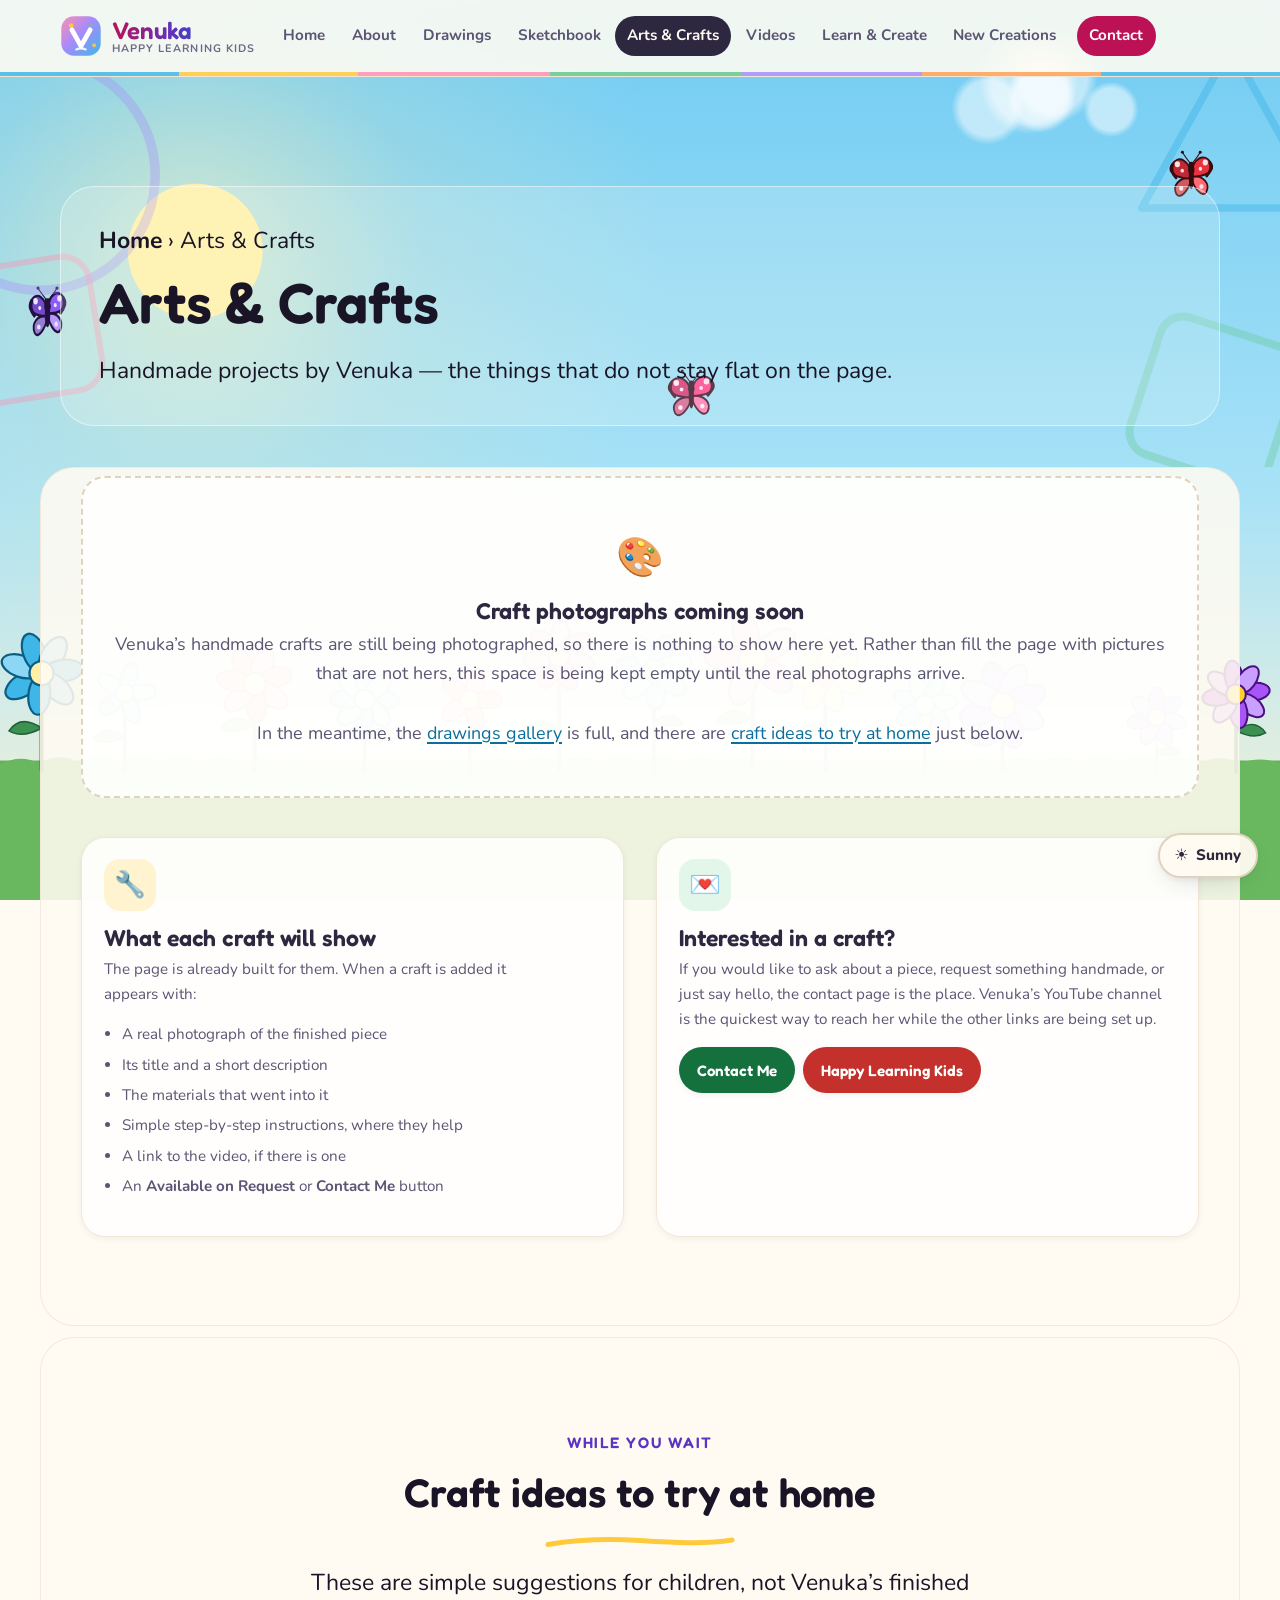
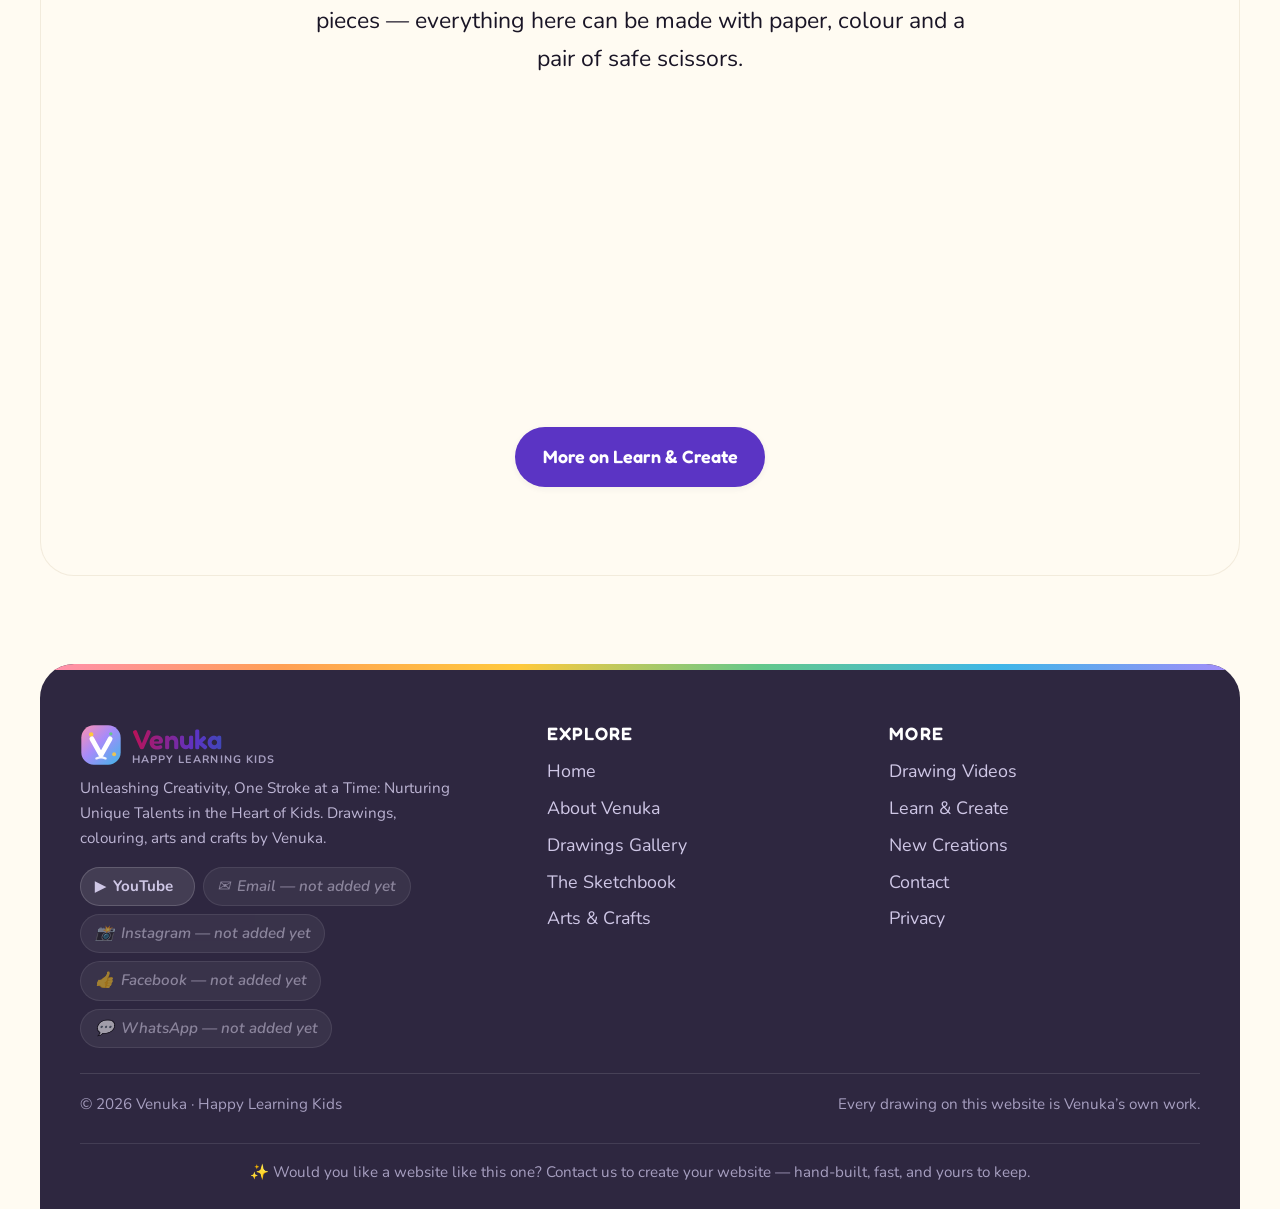
<file: crafts.html>
<!doctype html>
<html lang="en">
<head>
  <meta charset="utf-8">
  <meta name="viewport" content="width=device-width, initial-scale=1">
  <title>Arts &amp; Crafts by Venuka | Happy Learning Kids</title>
  <meta name="description" content="Handmade arts and crafts by Venuka, with materials and simple step-by-step instructions. Craft photographs are being added — plus easy craft ideas to try at home.">
  <meta name="color-scheme" content="light">
  <meta name="theme-color" content="#fffbf2">
  <meta name="author" content="Venuka">

  <!-- Social preview. Absolute addresses set by tools/set-domain.js
       for https://itsmehara.github.io/venuka-art/ — re-run that script if the address changes. -->
  <meta property="og:type" content="website">
  <meta property="og:url" content="https://itsmehara.github.io/venuka-art/crafts.html">
  <meta property="og:site_name" content="Venuka — Happy Learning Kids">
  <meta property="og:title" content="Arts &amp; Crafts by Venuka | Happy Learning Kids">
  <meta property="og:description" content="Handmade arts and crafts by Venuka, with materials and simple step-by-step instructions. Craft photographs are being added — plus easy craft ideas to try at home.">
  <meta property="og:image" content="https://itsmehara.github.io/venuka-art/assets/img/og-cover.jpg">
  <meta property="og:image:alt" content="A children's drawing of two green frogs and a yellow duckling by Venuka">
  <meta name="twitter:card" content="summary_large_image">
  <meta name="twitter:title" content="Arts &amp; Crafts by Venuka | Happy Learning Kids">
  <meta name="twitter:description" content="Handmade arts and crafts by Venuka, with materials and simple step-by-step instructions. Craft photographs are being added — plus easy craft ideas to try at home.">
  <meta name="twitter:image" content="https://itsmehara.github.io/venuka-art/assets/img/og-cover.jpg">

  <link rel="canonical" href="https://itsmehara.github.io/venuka-art/crafts.html">
  <link rel="icon" href="assets/img/favicon.svg" type="image/svg+xml">
  <link rel="apple-touch-icon" href="assets/img/logo.svg">

  <link rel="preconnect" href="https://fonts.googleapis.com">
  <link rel="preconnect" href="https://fonts.gstatic.com" crossorigin>
  <link rel="stylesheet"
        href="https://fonts.googleapis.com/css2?family=Fredoka:wght@400;500;600&family=Nunito:ital,wght@0,400;0,600;0,700;0,800;1,400&display=swap">
  <link rel="stylesheet" href="assets/css/style.css">
</head>
<body>
  <canvas id="scene-canvas" class="scene-canvas" aria-hidden="true"></canvas>
  <a class="skip-link" href="#main">Skip to main content</a>

  <header class="site-header">
    <div class="wrap header-inner">
      <a class="brand" href="index.html">
        <img class="brand-mark" src="assets/img/logo.svg" alt="" width="42" height="42">
        <span class="brand-text">
          <span class="brand-name">Venuka</span>
          <span class="brand-sub">Happy Learning Kids</span>
        </span>
      </a>

      <button class="nav-toggle" type="button" aria-expanded="false" aria-controls="site-nav">
        <span class="nav-toggle-bars" aria-hidden="true"></span> Menu
      </button>

      <nav class="site-nav" id="site-nav" aria-label="Main navigation">
        <ul>
          <li><a href="index.html">Home</a></li>
          <li><a href="about.html">About</a></li>
          <li><a href="drawings.html">Drawings</a></li>
          <li><a href="sketchbook.html">Sketchbook</a></li>
          <li><a href="crafts.html" aria-current="page">Arts &amp; Crafts</a></li>
          <li><a href="videos.html">Videos</a></li>
          <li><a href="learn.html">Learn &amp; Create</a></li>
          <li><a href="new-creations.html">New Creations</a></li>
          <li><a href="contact.html" class="nav-cta">Contact</a></li>
        </ul>
      </nav>
    </div>
  </header>

  <main id="main">
    <section class="page-hero">
      <div class="deco-layer" aria-hidden="true">
        <svg class="deco deco--circle float" viewBox="0 0 100 100" focusable="false"><circle cx="50" cy="50" r="48"/></svg>
        <svg class="deco deco--triangle float float--alt" viewBox="0 0 100 100" focusable="false"><path d="M50 5 97 90 3 90Z"/></svg>
        <svg class="deco deco--square float float--slow" viewBox="0 0 100 100" focusable="false"><rect x="5" y="5" width="90" height="90" rx="18"/></svg>
        <svg class="deco deco--diamond float float--alt" viewBox="0 0 100 100" focusable="false"><rect x="14" y="14" width="72" height="72" rx="12"/></svg>
      </div>
      <div class="wrap">
        <p class="breadcrumb"><a href="index.html">Home</a> &rsaquo; Arts &amp; Crafts</p>
        <h1>Arts &amp; Crafts</h1>
        <p>Handmade projects by Venuka &mdash; the things that do not stay flat on the page.</p>
      </div>
    </section>

    <section class="section" style="padding-top:.5rem">
      <div class="wrap">
        <h2 class="visually-hidden">Venuka&rsquo;s arts and crafts gallery</h2>
        <noscript><p class="noscript-note">This page needs JavaScript to show Venuka&rsquo;s work. You can also see everything on the <a href="https://www.youtube.com/@hlearningkids">Happy Learning Kids YouTube channel</a>.</p></noscript>
        <div id="craft-grid"></div>

        <div class="grid grid--2 mt-3" style="gap:clamp(1.2rem,3vw,2rem)">
          <div class="tile reveal">
            <div class="tile-icon" style="--accent-tint:var(--sun-tint)" aria-hidden="true">&#128295;</div>
            <h3>What each craft will show</h3>
            <p>The page is already built for them. When a craft is added it appears with:</p>
            <ul style="color:var(--ink-soft);font-size:var(--step--1);margin-top:.5rem">
              <li>A real photograph of the finished piece</li>
              <li>Its title and a short description</li>
              <li>The materials that went into it</li>
              <li>Simple step-by-step instructions, where they help</li>
              <li>A link to the video, if there is one</li>
              <li>An <strong>Available on Request</strong> or <strong>Contact Me</strong> button</li>
            </ul>
          </div>
          <div class="tile reveal">
            <div class="tile-icon" style="--accent-tint:var(--green-tint)" aria-hidden="true">&#128140;</div>
            <h3>Interested in a craft?</h3>
            <p>If you would like to ask about a piece, request something handmade, or just
              say hello, the contact page is the place. Venuka&rsquo;s YouTube channel is the
              quickest way to reach her while the other links are being set up.</p>
            <p style="margin-top:.9rem;display:flex;gap:.5rem;flex-wrap:wrap">
              <a class="btn btn--green btn--sm" href="contact.html">Contact Me</a>
              <a class="btn btn--yt btn--sm" href="https://www.youtube.com/@hlearningkids" target="_blank" rel="noopener">Happy Learning Kids<span class="visually-hidden"> (opens in a new tab)</span></a>
            </p>
          </div>
        </div>
      </div>
    </section>

    <section class="section section--sky" id="craft-ideas-section">
      <div class="wrap">
        <div class="section-head section-head--center reveal">
          <span class="section-kicker">While you wait</span>
          <h2>Craft ideas to try at home</h2>
          <svg class="underline-swash" viewBox="0 0 200 12" aria-hidden="true" focusable="false" preserveAspectRatio="none"><path d="M3 8.5C34 3.5 66 2.5 100 4.5C134 6.5 168 8.5 197 4" fill="none" stroke="currentColor" stroke-width="5" stroke-linecap="round"/></svg>
          <p>These are simple suggestions for children, not Venuka&rsquo;s finished pieces &mdash;
            everything here can be made with paper, colour and a pair of safe scissors.</p>
        </div>
        <div class="grid grid--4" id="craft-ideas"></div>
        <div class="section-foot">
          <a class="btn btn--purple" href="learn.html">More on Learn &amp; Create</a>
        </div>
      </div>
    </section>

  </main>

  <footer class="site-footer">
    <div class="wrap footer-grid">
      <div class="footer-brand">
        <a class="brand" href="index.html">
          <img class="brand-mark" src="assets/img/logo.svg" alt="" width="42" height="42">
          <span class="brand-text">
            <span class="brand-name">Venuka</span>
            <span class="brand-sub">Happy Learning Kids</span>
          </span>
        </a>
        <p class="footer-blurb">Unleashing Creativity, One Stroke at a Time: Nurturing Unique Talents in the
          Heart of Kids. Drawings, colouring, arts and crafts by Venuka.</p>
        <div class="footer-social">
          <a class="social-pill" href="https://www.youtube.com/@hlearningkids" target="_blank" rel="noopener">
            <span aria-hidden="true">&#9654;&#65039;</span> YouTube<span class="visually-hidden"> — Happy Learning Kids channel (opens in a new tab)</span>
          </a>
          <span class="social-pill" data-contact-email aria-disabled="true"><span aria-hidden="true">&#9993;&#65039;</span> Email — not added yet</span>
          <span class="social-pill" aria-disabled="true"><span aria-hidden="true">&#128248;</span> Instagram — not added yet</span>
          <span class="social-pill" aria-disabled="true"><span aria-hidden="true">&#128077;</span> Facebook — not added yet</span>
          <span class="social-pill" aria-disabled="true"><span aria-hidden="true">&#128172;</span> WhatsApp — not added yet</span>
        </div>
      </div>

      <nav class="footer-nav" aria-label="Footer navigation">
        <h3>Explore</h3>
        <ul>
          <li><a href="index.html">Home</a></li>
          <li><a href="about.html">About Venuka</a></li>
          <li><a href="drawings.html">Drawings Gallery</a></li>
          <li><a href="sketchbook.html">The Sketchbook</a></li>
          <li><a href="crafts.html">Arts &amp; Crafts</a></li>
        </ul>
      </nav>

      <nav class="footer-nav" aria-label="More pages">
        <h3>More</h3>
        <ul>
          <li><a href="videos.html">Drawing Videos</a></li>
          <li><a href="learn.html">Learn &amp; Create</a></li>
          <li><a href="new-creations.html">New Creations</a></li>
          <li><a href="contact.html">Contact</a></li>
          <li><a href="privacy.html">Privacy</a></li>
        </ul>
      </nav>
    </div>

    <div class="wrap footer-bottom">
      <p class="mb-0">&copy; <span data-year>2026</span> Venuka &middot; Happy Learning Kids</p>
      <p class="mb-0">Every drawing on this website is Venuka&rsquo;s own work.</p>
    </div>

    <!-- Sits last on every page, below everything else. -->
    <div class="wrap footer-cta">
      <p class="mb-0">
        <span aria-hidden="true">&#10024;</span>
        Would you like a website like this one?
        <span data-contact-email-enquiry>Contact us to create your website</span>
        &mdash; hand-built, fast, and yours to keep.
      </p>
    </div>
  </footer>

  <button type="button" class="scene-toggle" id="scene-toggle" aria-pressed="true">
    <span class="scene-icon" data-scene-icon aria-hidden="true">&#9728;&#65039;</span>
    <span class="visually-hidden">Moving background scene</span>
    <span class="scene-label" data-scene-text>Sunny</span>
  </button>

  <script src="assets/js/data.js"></script>
  <script src="assets/js/site.js"></script>
  <script src="assets/js/scene.js"></script>
  <script src="assets/js/page-crafts.js"></script>
</body>
</html>
</file>
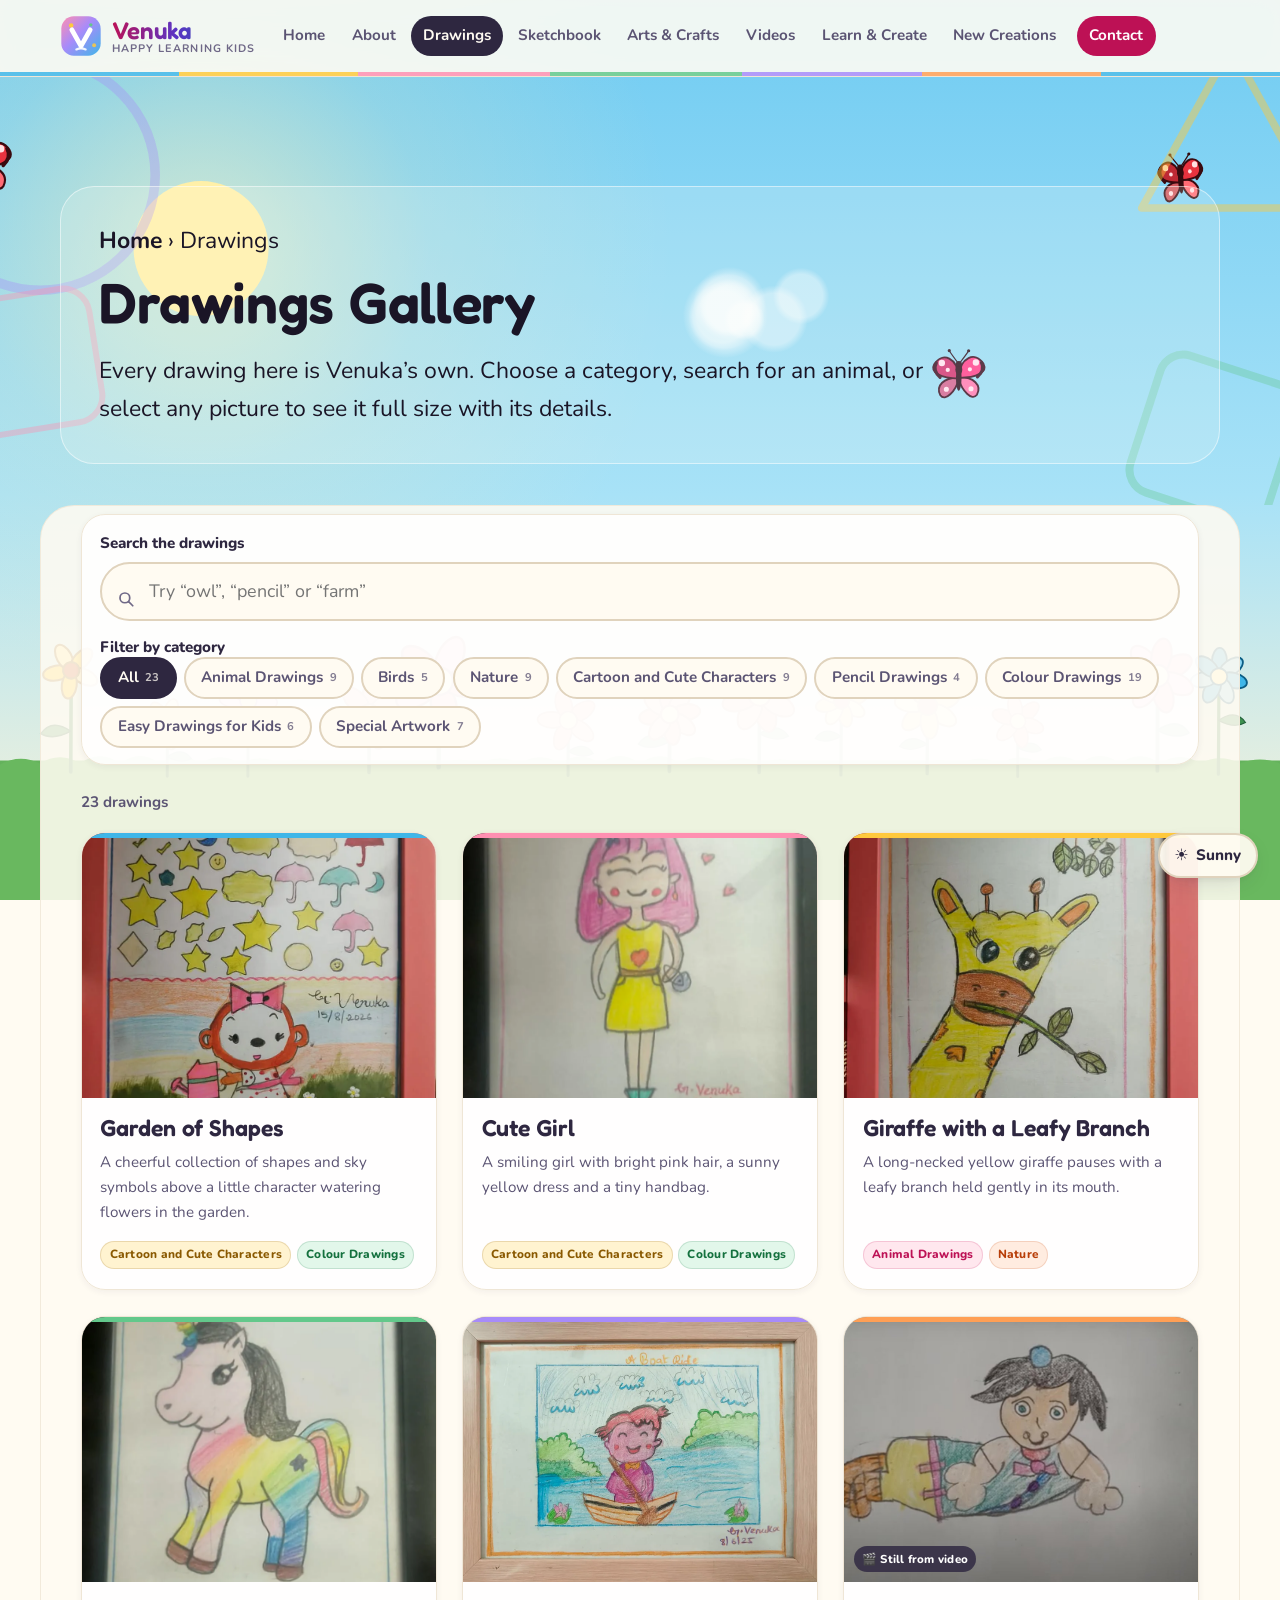
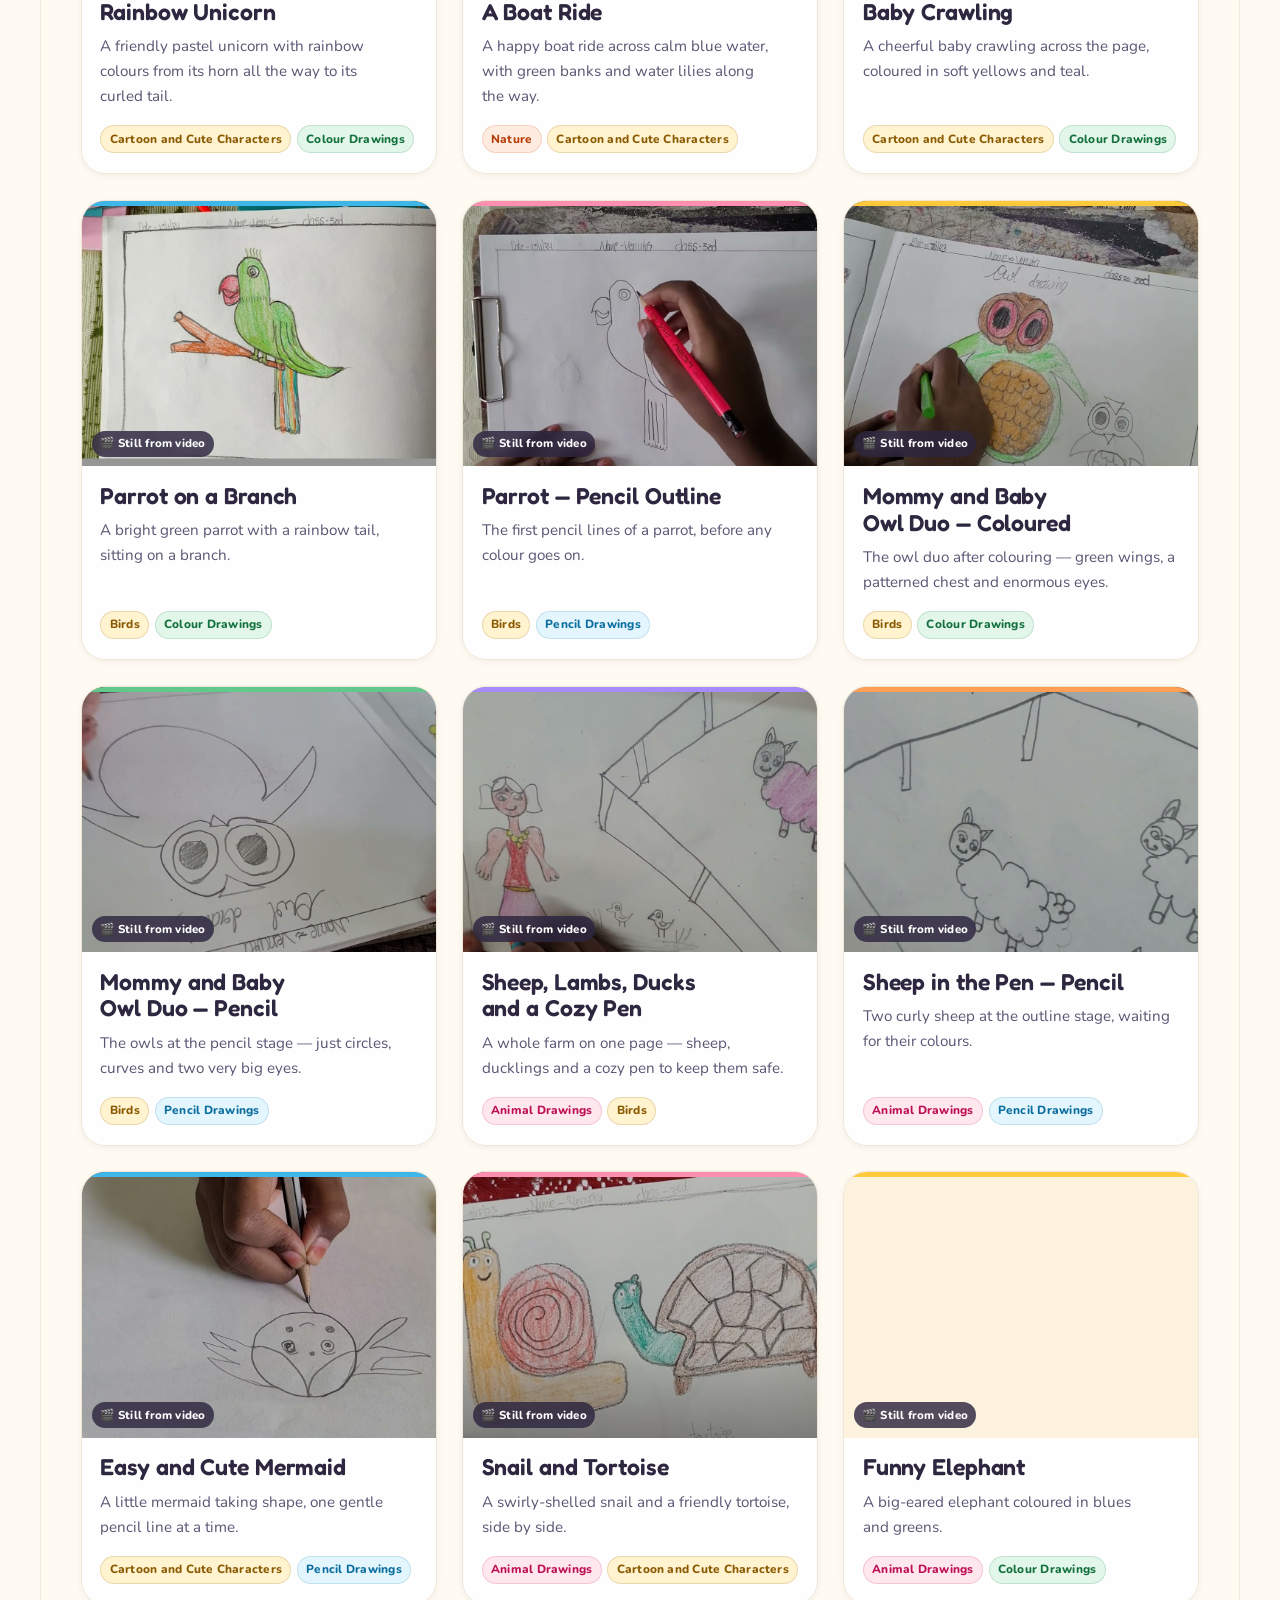
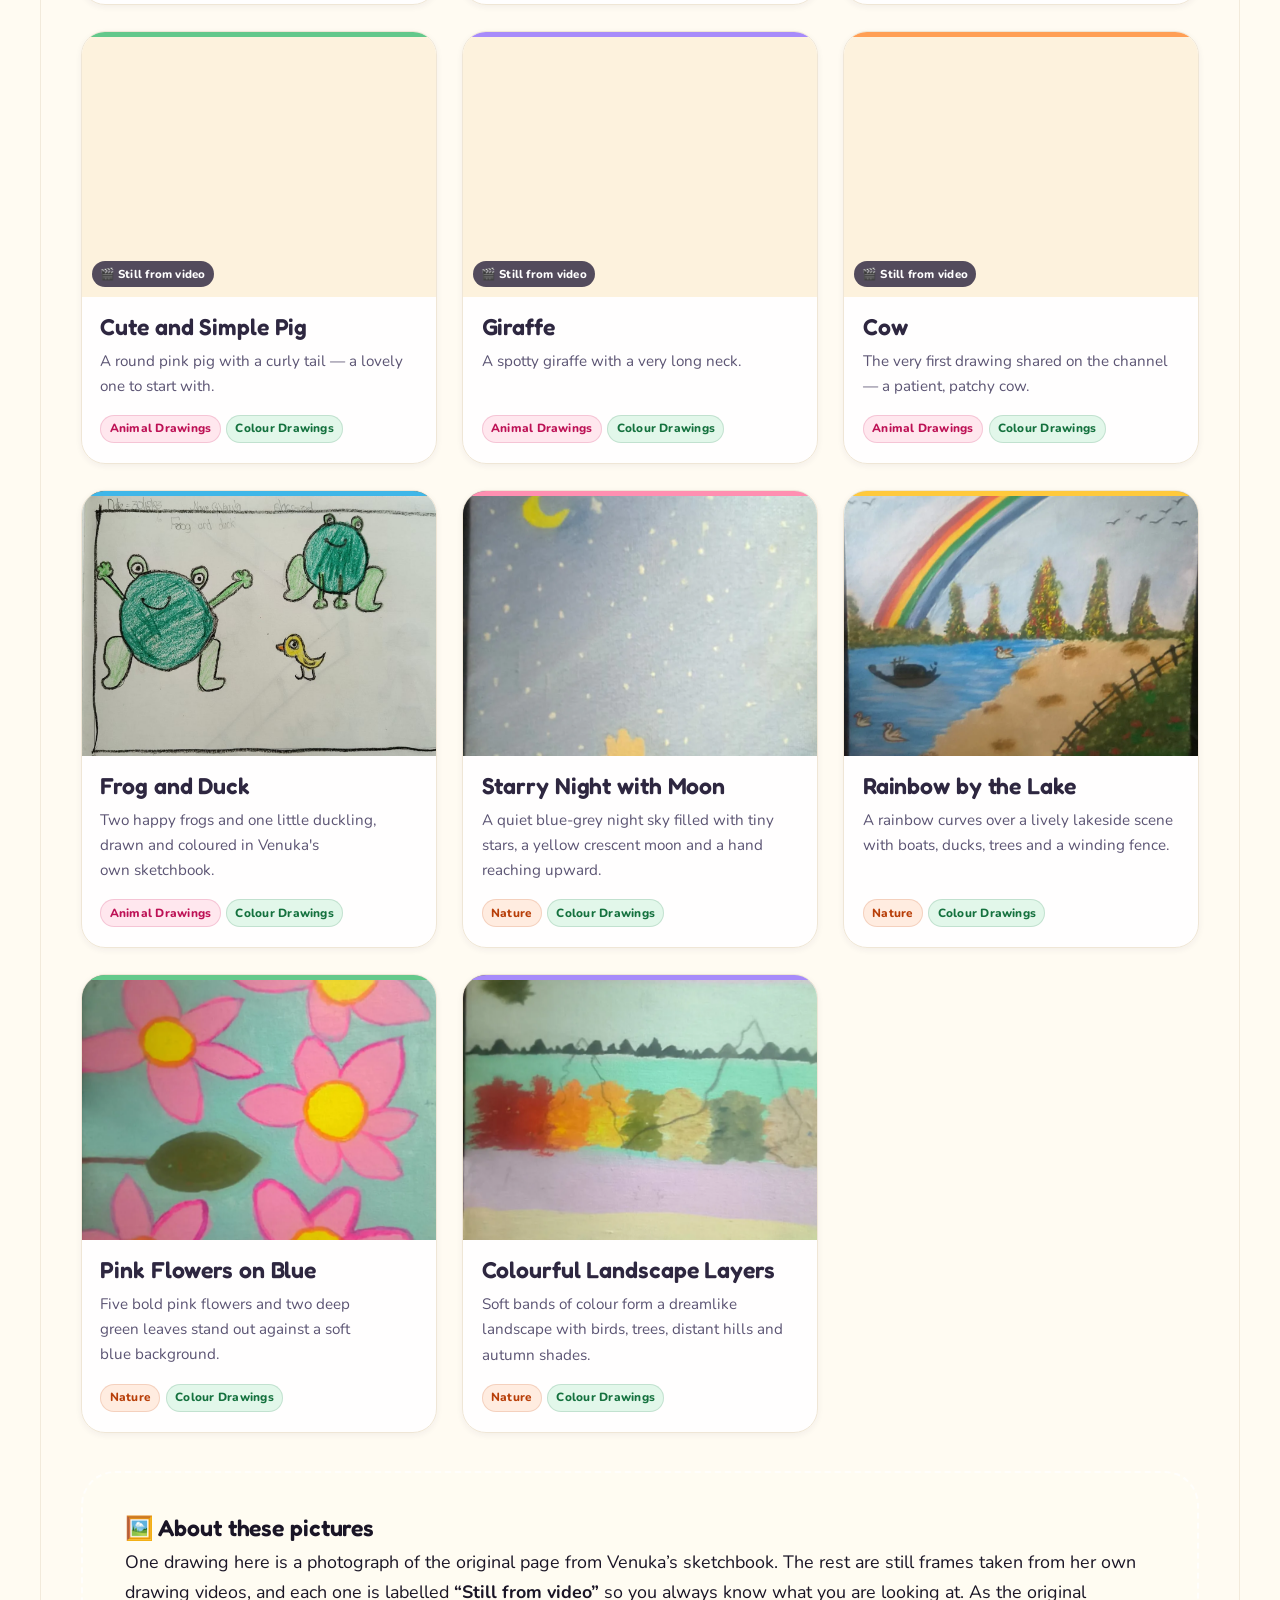
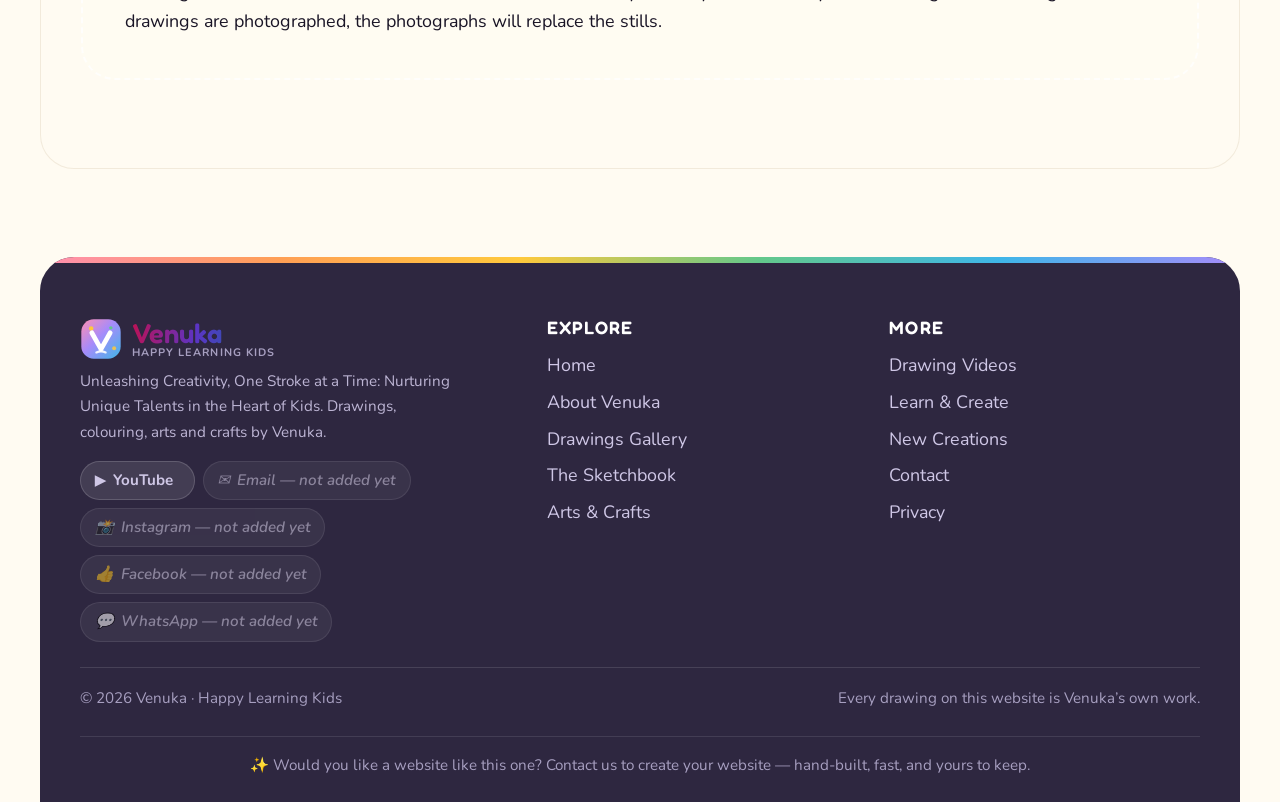
<file: drawings.html>
<!doctype html>
<html lang="en">
<head>
  <meta charset="utf-8">
  <meta name="viewport" content="width=device-width, initial-scale=1">
  <title>Drawings Gallery — Animals, Birds, Nature &amp; More | Venuka</title>
  <meta name="description" content="Browse Venuka's drawings: animals, birds, nature, cute characters, pencil drawings, colour drawings and easy drawings for kids. Search and filter by category.">
  <meta name="color-scheme" content="light">
  <meta name="theme-color" content="#fffbf2">
  <meta name="author" content="Venuka">

  <!-- Social preview. Absolute addresses set by tools/set-domain.js
       for https://itsmehara.github.io/venuka-art/ — re-run that script if the address changes. -->
  <meta property="og:type" content="website">
  <meta property="og:url" content="https://itsmehara.github.io/venuka-art/drawings.html">
  <meta property="og:site_name" content="Venuka — Happy Learning Kids">
  <meta property="og:title" content="Drawings Gallery — Animals, Birds, Nature &amp; More | Venuka">
  <meta property="og:description" content="Browse Venuka's drawings: animals, birds, nature, cute characters, pencil drawings, colour drawings and easy drawings for kids. Search and filter by category.">
  <meta property="og:image" content="https://itsmehara.github.io/venuka-art/assets/img/og-cover.jpg">
  <meta property="og:image:alt" content="A children's drawing of two green frogs and a yellow duckling by Venuka">
  <meta name="twitter:card" content="summary_large_image">
  <meta name="twitter:title" content="Drawings Gallery — Animals, Birds, Nature &amp; More | Venuka">
  <meta name="twitter:description" content="Browse Venuka's drawings: animals, birds, nature, cute characters, pencil drawings, colour drawings and easy drawings for kids. Search and filter by category.">
  <meta name="twitter:image" content="https://itsmehara.github.io/venuka-art/assets/img/og-cover.jpg">

  <link rel="canonical" href="https://itsmehara.github.io/venuka-art/drawings.html">
  <link rel="icon" href="assets/img/favicon.svg" type="image/svg+xml">
  <link rel="apple-touch-icon" href="assets/img/logo.svg">

  <link rel="preconnect" href="https://fonts.googleapis.com">
  <link rel="preconnect" href="https://fonts.gstatic.com" crossorigin>
  <link rel="stylesheet"
        href="https://fonts.googleapis.com/css2?family=Fredoka:wght@400;500;600&family=Nunito:ital,wght@0,400;0,600;0,700;0,800;1,400&display=swap">
  <link rel="stylesheet" href="assets/css/style.css">
</head>
<body>
  <canvas id="scene-canvas" class="scene-canvas" aria-hidden="true"></canvas>
  <a class="skip-link" href="#main">Skip to main content</a>

  <header class="site-header">
    <div class="wrap header-inner">
      <a class="brand" href="index.html">
        <img class="brand-mark" src="assets/img/logo.svg" alt="" width="42" height="42">
        <span class="brand-text">
          <span class="brand-name">Venuka</span>
          <span class="brand-sub">Happy Learning Kids</span>
        </span>
      </a>

      <button class="nav-toggle" type="button" aria-expanded="false" aria-controls="site-nav">
        <span class="nav-toggle-bars" aria-hidden="true"></span> Menu
      </button>

      <nav class="site-nav" id="site-nav" aria-label="Main navigation">
        <ul>
          <li><a href="index.html">Home</a></li>
          <li><a href="about.html">About</a></li>
          <li><a href="drawings.html" aria-current="page">Drawings</a></li>
          <li><a href="sketchbook.html">Sketchbook</a></li>
          <li><a href="crafts.html">Arts &amp; Crafts</a></li>
          <li><a href="videos.html">Videos</a></li>
          <li><a href="learn.html">Learn &amp; Create</a></li>
          <li><a href="new-creations.html">New Creations</a></li>
          <li><a href="contact.html" class="nav-cta">Contact</a></li>
        </ul>
      </nav>
    </div>
  </header>

  <main id="main">
    <section class="page-hero">
      <div class="deco-layer" aria-hidden="true">
        <svg class="deco deco--circle float" viewBox="0 0 100 100" focusable="false"><circle cx="50" cy="50" r="48"/></svg>
        <svg class="deco deco--triangle float float--alt" viewBox="0 0 100 100" focusable="false"><path d="M50 5 97 90 3 90Z"/></svg>
        <svg class="deco deco--square float float--slow" viewBox="0 0 100 100" focusable="false"><rect x="5" y="5" width="90" height="90" rx="18"/></svg>
        <svg class="deco deco--diamond float float--alt" viewBox="0 0 100 100" focusable="false"><rect x="14" y="14" width="72" height="72" rx="12"/></svg>
      </div>
      <div class="wrap">
        <p class="breadcrumb"><a href="index.html">Home</a> &rsaquo; Drawings</p>
        <h1>Drawings Gallery</h1>
        <p>Every drawing here is Venuka&rsquo;s own. Choose a category, search for an animal,
          or select any picture to see it full size with its details.</p>
      </div>
    </section>

    <section class="section" style="padding-top:.5rem">
      <div class="wrap">
        <h2 class="visually-hidden">Venuka&rsquo;s artwork gallery</h2>
        <div class="toolbar">
          <div class="search-field">
            <label for="art-search">Search the drawings</label>
            <svg class="search-icon" width="18" height="18" viewBox="0 0 24 24" fill="none" stroke="currentColor" stroke-width="2.3" stroke-linecap="round" aria-hidden="true"><circle cx="10.5" cy="10.5" r="6.5"/><path d="M15.5 15.5 21 21"/></svg>
            <input type="search" id="art-search" placeholder="Try &ldquo;owl&rdquo;, &ldquo;pencil&rdquo; or &ldquo;farm&rdquo;"
                   autocomplete="off" spellcheck="false">
            <button type="button" class="search-clear" id="art-search-clear" aria-label="Clear the search box">&times;</button>
          </div>
          <div>
            <p class="filters-label" id="art-filter-label">Filter by category</p>
            <div class="filters" id="art-filters" role="group" aria-labelledby="art-filter-label"></div>
          </div>
        </div>

        <p class="result-count" id="art-count" role="status" aria-live="polite"></p>
        <noscript><p class="noscript-note">This page needs JavaScript to show Venuka&rsquo;s work. You can also see everything on the <a href="https://www.youtube.com/@hlearningkids">Happy Learning Kids YouTube channel</a>.</p></noscript>
        <div id="art-grid" data-lightbox-scope><div class="skeleton-grid" aria-hidden="true"><div class="skeleton"><div class="skeleton-media"></div><div class="skeleton-line"></div><div class="skeleton-line"></div></div><div class="skeleton"><div class="skeleton-media"></div><div class="skeleton-line"></div><div class="skeleton-line"></div></div><div class="skeleton"><div class="skeleton-media"></div><div class="skeleton-line"></div><div class="skeleton-line"></div></div><div class="skeleton"><div class="skeleton-media"></div><div class="skeleton-line"></div><div class="skeleton-line"></div></div><div class="skeleton"><div class="skeleton-media"></div><div class="skeleton-line"></div><div class="skeleton-line"></div></div><div class="skeleton"><div class="skeleton-media"></div><div class="skeleton-line"></div><div class="skeleton-line"></div></div></div></div>

        <div class="callout mt-3">
          <div>
            <h3 class="mt-0"><span aria-hidden="true">&#128444;&#65039;</span> About these pictures</h3>
            <p>One drawing here is a photograph of the original page from Venuka&rsquo;s sketchbook.
              The rest are still frames taken from her own drawing videos, and each one is
              labelled <strong>&ldquo;Still from video&rdquo;</strong> so you always know what you are looking at.
              As the original drawings are photographed, the photographs will replace the stills.</p>
          </div>
        </div>
      </div>
    </section>

  </main>

  <footer class="site-footer">
    <div class="wrap footer-grid">
      <div class="footer-brand">
        <a class="brand" href="index.html">
          <img class="brand-mark" src="assets/img/logo.svg" alt="" width="42" height="42">
          <span class="brand-text">
            <span class="brand-name">Venuka</span>
            <span class="brand-sub">Happy Learning Kids</span>
          </span>
        </a>
        <p class="footer-blurb">Unleashing Creativity, One Stroke at a Time: Nurturing Unique Talents in the
          Heart of Kids. Drawings, colouring, arts and crafts by Venuka.</p>
        <div class="footer-social">
          <a class="social-pill" href="https://www.youtube.com/@hlearningkids" target="_blank" rel="noopener">
            <span aria-hidden="true">&#9654;&#65039;</span> YouTube<span class="visually-hidden"> — Happy Learning Kids channel (opens in a new tab)</span>
          </a>
          <span class="social-pill" data-contact-email aria-disabled="true"><span aria-hidden="true">&#9993;&#65039;</span> Email — not added yet</span>
          <span class="social-pill" aria-disabled="true"><span aria-hidden="true">&#128248;</span> Instagram — not added yet</span>
          <span class="social-pill" aria-disabled="true"><span aria-hidden="true">&#128077;</span> Facebook — not added yet</span>
          <span class="social-pill" aria-disabled="true"><span aria-hidden="true">&#128172;</span> WhatsApp — not added yet</span>
        </div>
      </div>

      <nav class="footer-nav" aria-label="Footer navigation">
        <h3>Explore</h3>
        <ul>
          <li><a href="index.html">Home</a></li>
          <li><a href="about.html">About Venuka</a></li>
          <li><a href="drawings.html">Drawings Gallery</a></li>
          <li><a href="sketchbook.html">The Sketchbook</a></li>
          <li><a href="crafts.html">Arts &amp; Crafts</a></li>
        </ul>
      </nav>

      <nav class="footer-nav" aria-label="More pages">
        <h3>More</h3>
        <ul>
          <li><a href="videos.html">Drawing Videos</a></li>
          <li><a href="learn.html">Learn &amp; Create</a></li>
          <li><a href="new-creations.html">New Creations</a></li>
          <li><a href="contact.html">Contact</a></li>
          <li><a href="privacy.html">Privacy</a></li>
        </ul>
      </nav>
    </div>

    <div class="wrap footer-bottom">
      <p class="mb-0">&copy; <span data-year>2026</span> Venuka &middot; Happy Learning Kids</p>
      <p class="mb-0">Every drawing on this website is Venuka&rsquo;s own work.</p>
    </div>

    <!-- Sits last on every page, below everything else. -->
    <div class="wrap footer-cta">
      <p class="mb-0">
        <span aria-hidden="true">&#10024;</span>
        Would you like a website like this one?
        <span data-contact-email-enquiry>Contact us to create your website</span>
        &mdash; hand-built, fast, and yours to keep.
      </p>
    </div>
  </footer>

  <button type="button" class="scene-toggle" id="scene-toggle" aria-pressed="true">
    <span class="scene-icon" data-scene-icon aria-hidden="true">&#9728;&#65039;</span>
    <span class="visually-hidden">Moving background scene</span>
    <span class="scene-label" data-scene-text>Sunny</span>
  </button>

  <script src="assets/js/data.js"></script>
  <script src="assets/js/site.js"></script>
  <script src="assets/js/scene.js"></script>
  <script src="assets/js/page-drawings.js"></script>
</body>
</html>
</file>
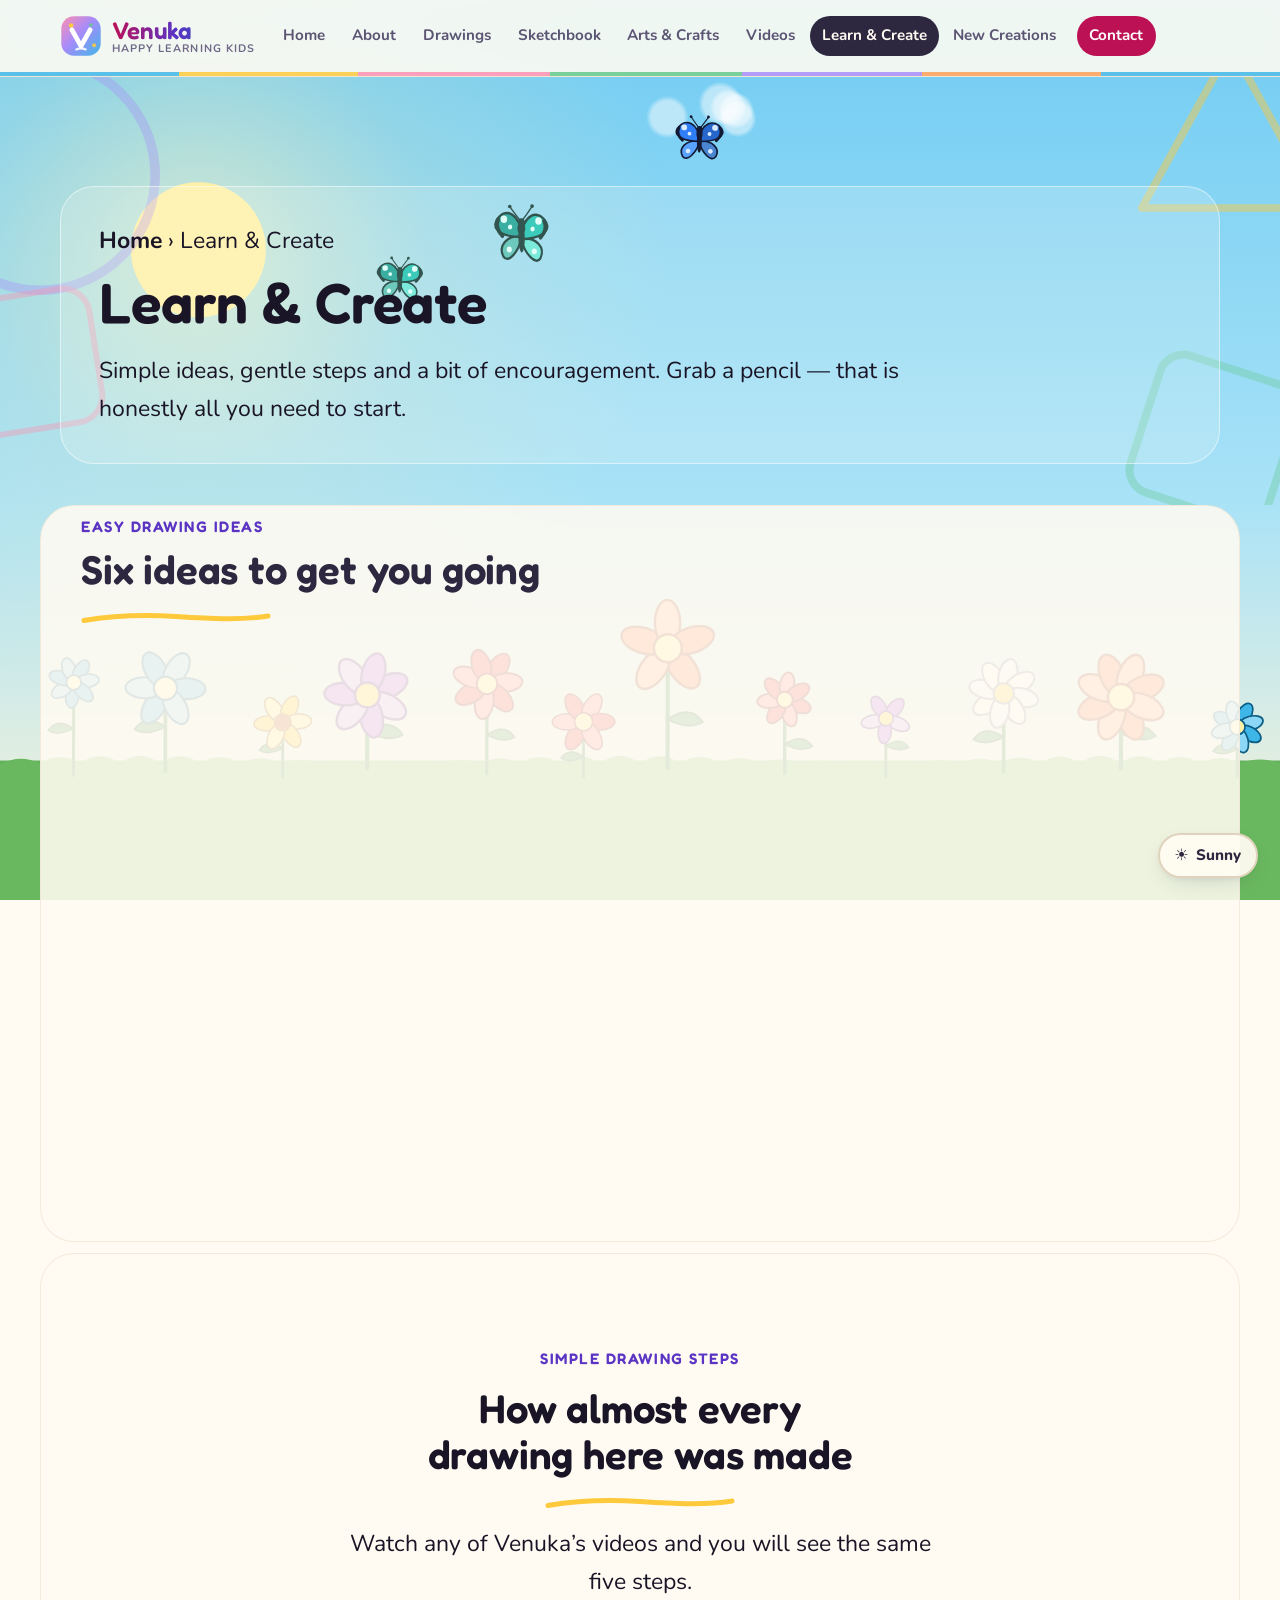
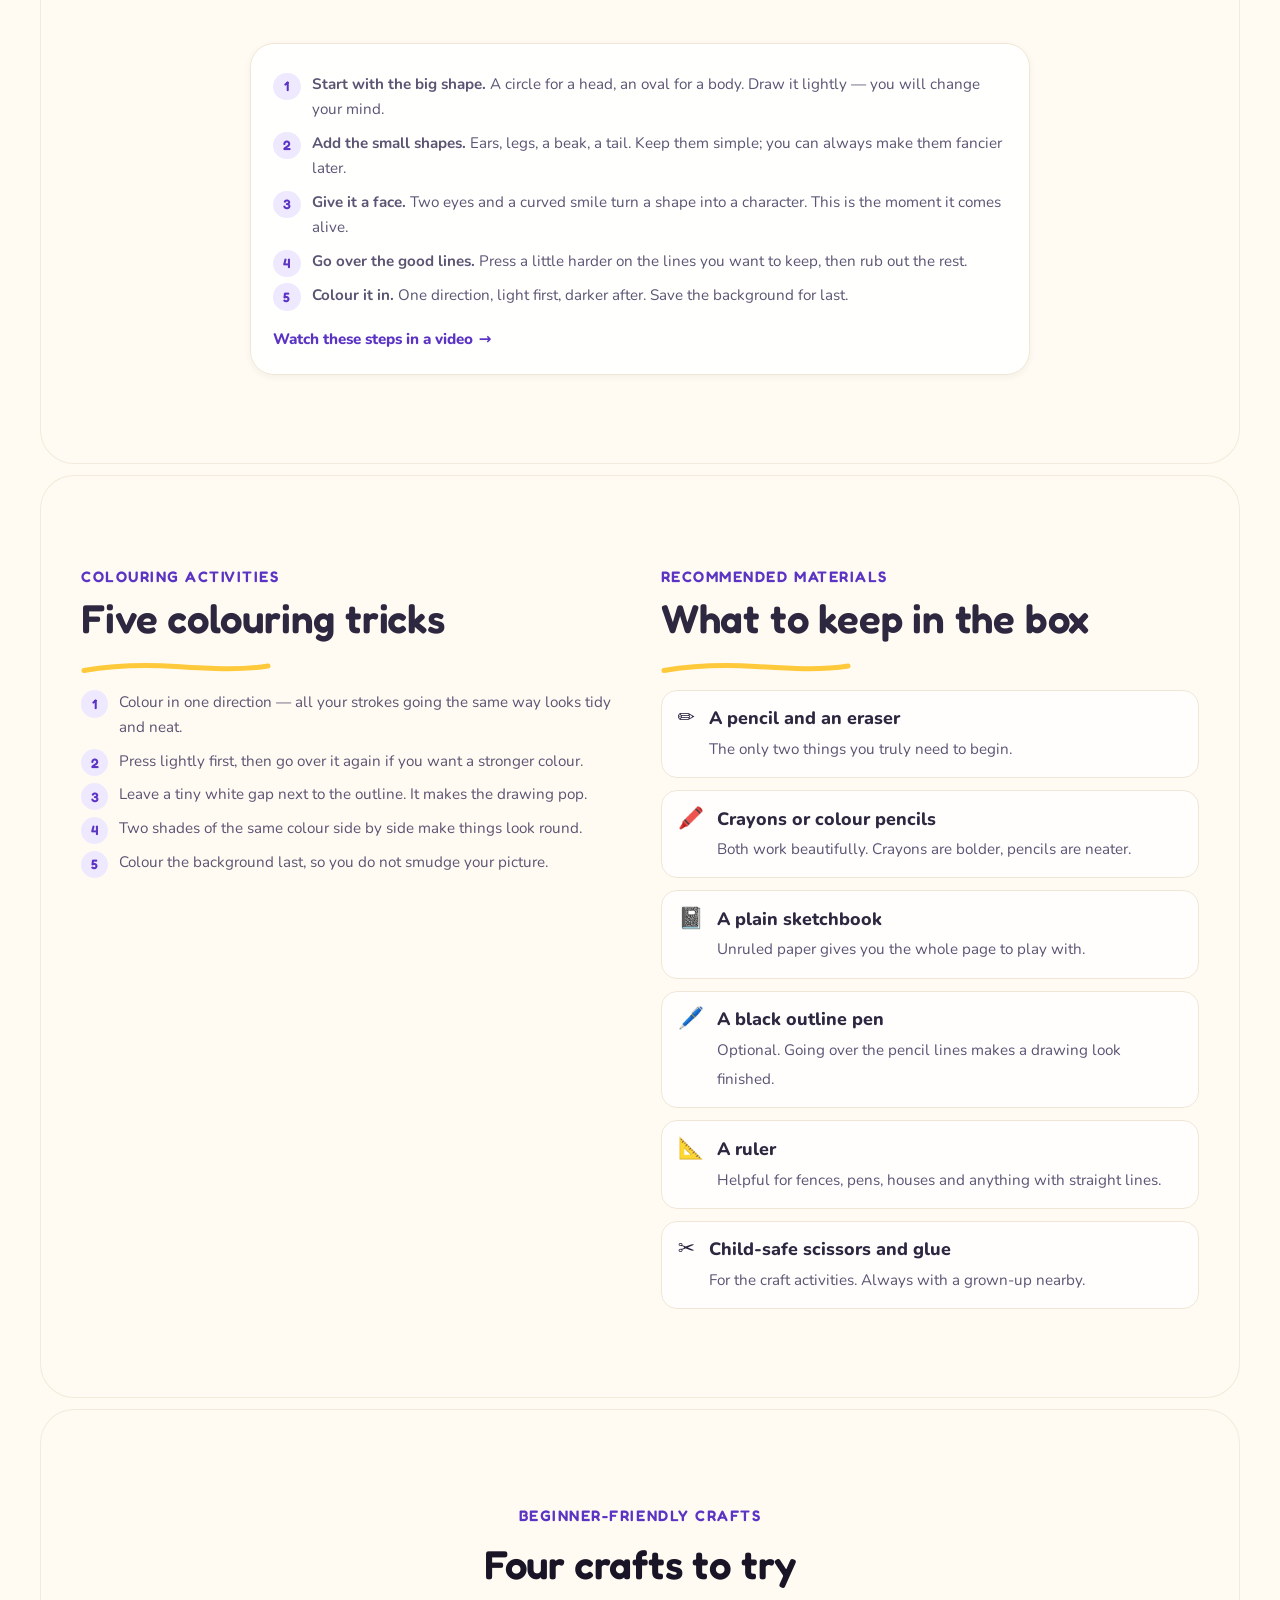
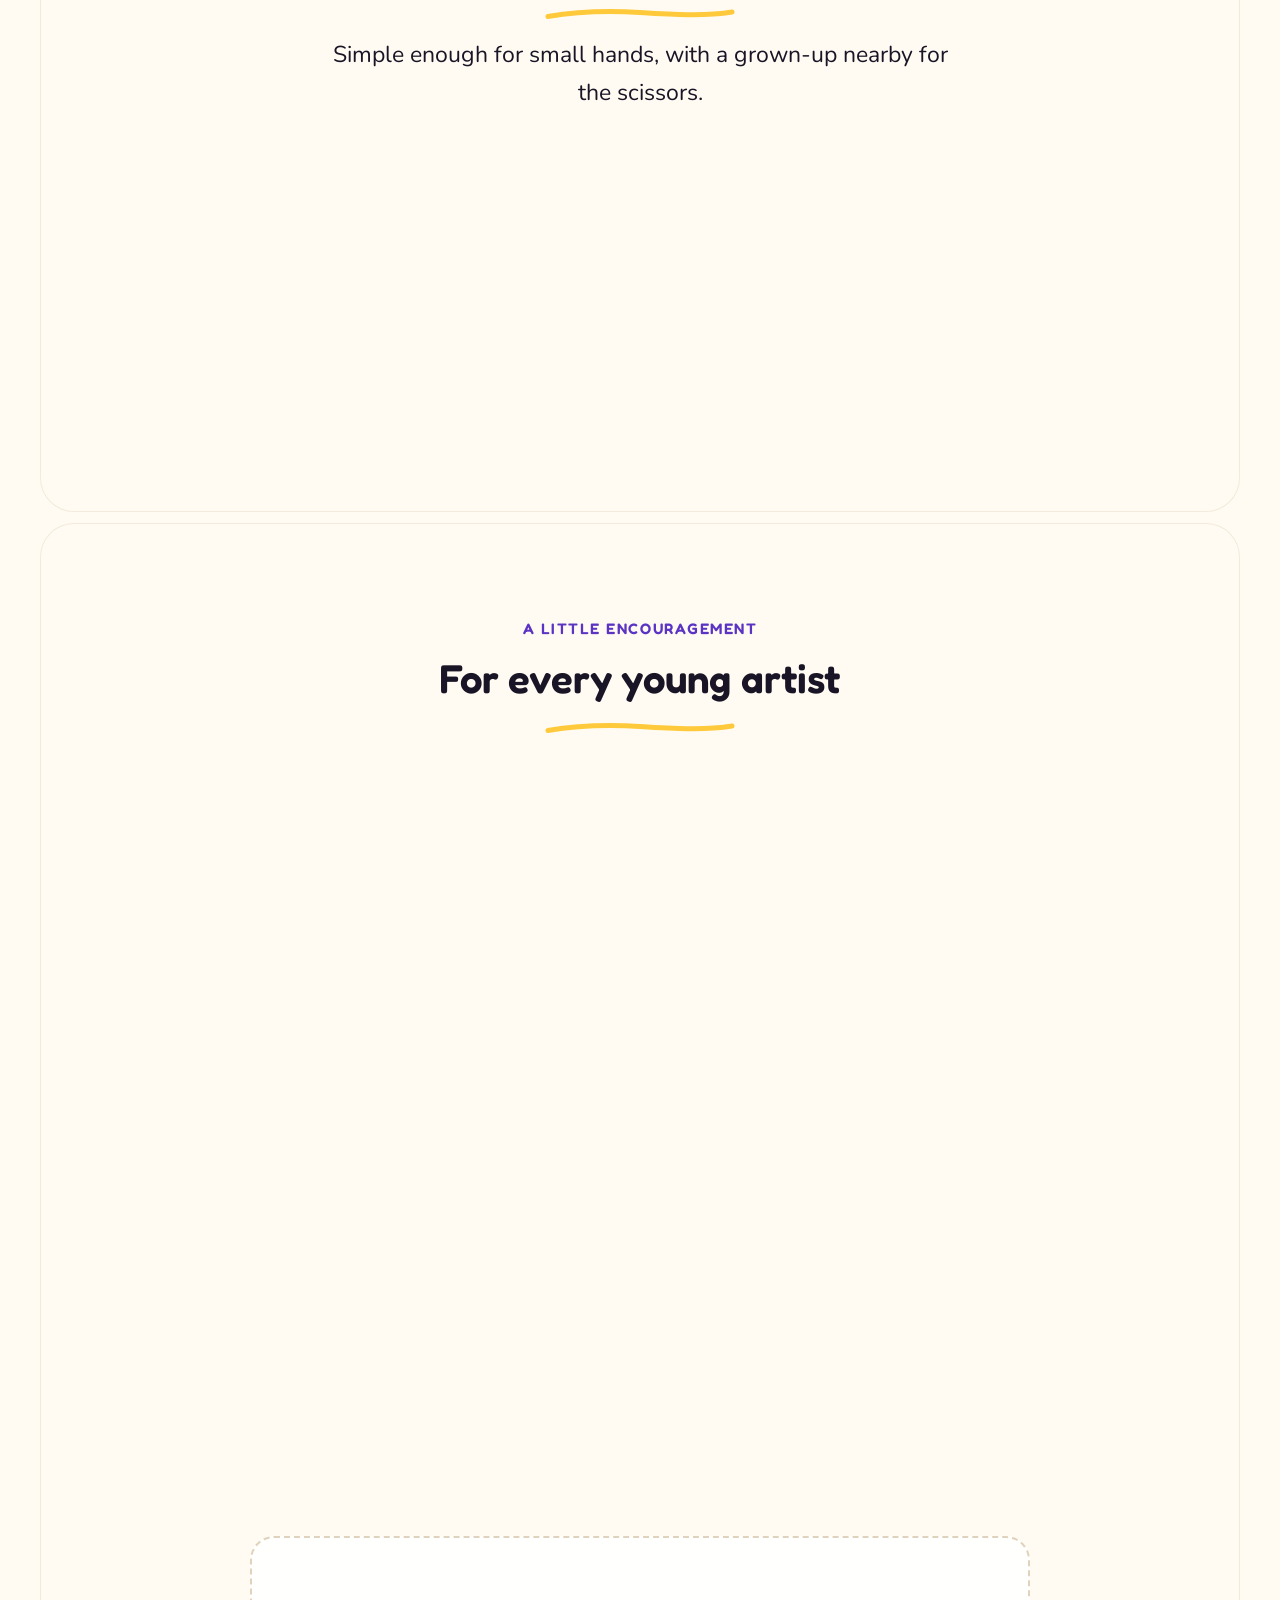
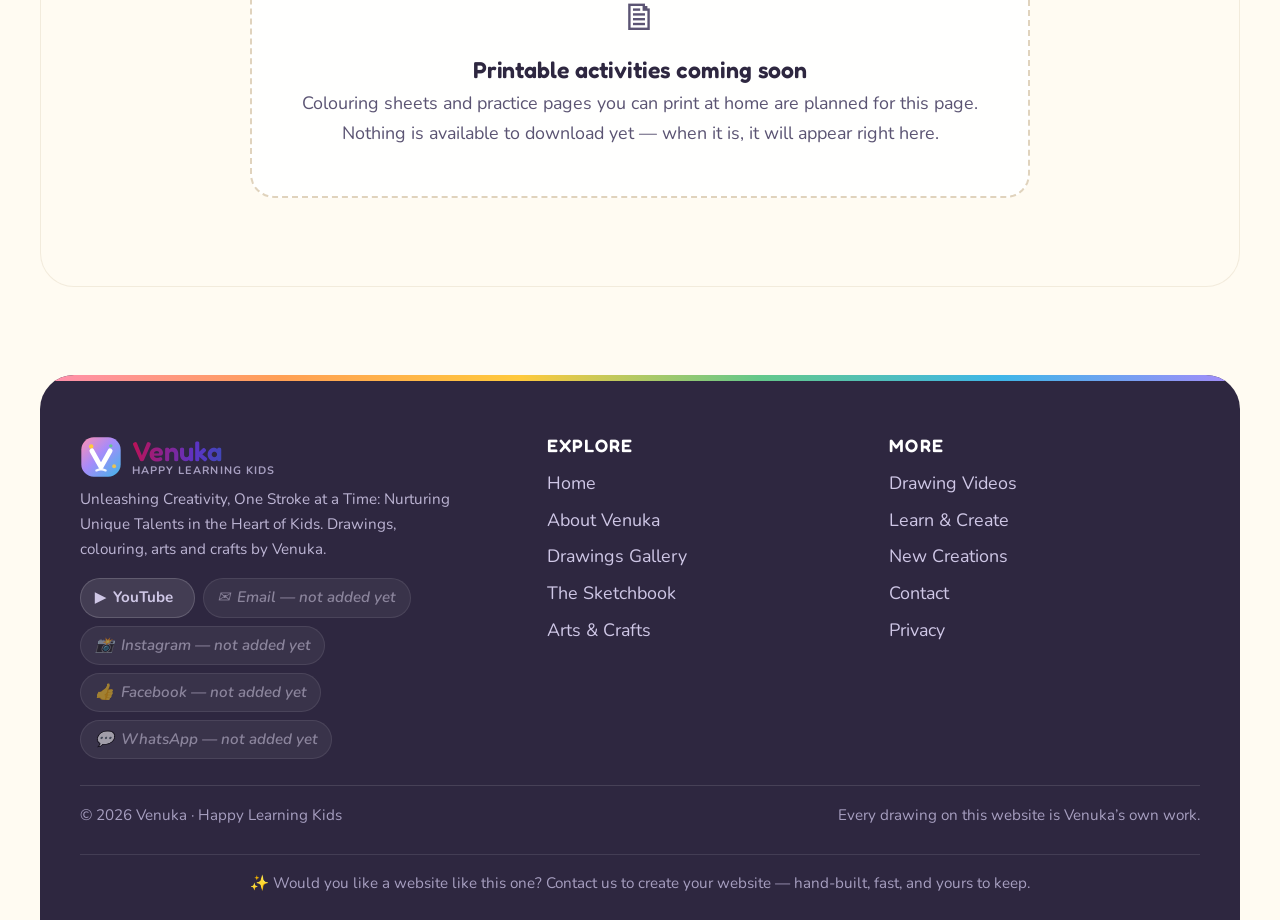
<file: learn.html>
<!doctype html>
<html lang="en">
<head>
  <meta charset="utf-8">
  <meta name="viewport" content="width=device-width, initial-scale=1">
  <title>Learn &amp; Create — Easy Drawing Ideas for Children | Venuka</title>
  <meta name="description" content="Easy drawing ideas, colouring tricks, simple step-by-step drawing, beginner craft ideas and recommended materials — written simply for children who want to start creating.">
  <meta name="color-scheme" content="light">
  <meta name="theme-color" content="#fffbf2">
  <meta name="author" content="Venuka">

  <!-- Social preview. Absolute addresses set by tools/set-domain.js
       for https://itsmehara.github.io/venuka-art/ — re-run that script if the address changes. -->
  <meta property="og:type" content="website">
  <meta property="og:url" content="https://itsmehara.github.io/venuka-art/learn.html">
  <meta property="og:site_name" content="Venuka — Happy Learning Kids">
  <meta property="og:title" content="Learn &amp; Create — Easy Drawing Ideas for Children | Venuka">
  <meta property="og:description" content="Easy drawing ideas, colouring tricks, simple step-by-step drawing, beginner craft ideas and recommended materials — written simply for children who want to start creating.">
  <meta property="og:image" content="https://itsmehara.github.io/venuka-art/assets/img/og-cover.jpg">
  <meta property="og:image:alt" content="A children's drawing of two green frogs and a yellow duckling by Venuka">
  <meta name="twitter:card" content="summary_large_image">
  <meta name="twitter:title" content="Learn &amp; Create — Easy Drawing Ideas for Children | Venuka">
  <meta name="twitter:description" content="Easy drawing ideas, colouring tricks, simple step-by-step drawing, beginner craft ideas and recommended materials — written simply for children who want to start creating.">
  <meta name="twitter:image" content="https://itsmehara.github.io/venuka-art/assets/img/og-cover.jpg">

  <link rel="canonical" href="https://itsmehara.github.io/venuka-art/learn.html">
  <link rel="icon" href="assets/img/favicon.svg" type="image/svg+xml">
  <link rel="apple-touch-icon" href="assets/img/logo.svg">

  <link rel="preconnect" href="https://fonts.googleapis.com">
  <link rel="preconnect" href="https://fonts.gstatic.com" crossorigin>
  <link rel="stylesheet"
        href="https://fonts.googleapis.com/css2?family=Fredoka:wght@400;500;600&family=Nunito:ital,wght@0,400;0,600;0,700;0,800;1,400&display=swap">
  <link rel="stylesheet" href="assets/css/style.css">
</head>
<body>
  <canvas id="scene-canvas" class="scene-canvas" aria-hidden="true"></canvas>
  <a class="skip-link" href="#main">Skip to main content</a>

  <header class="site-header">
    <div class="wrap header-inner">
      <a class="brand" href="index.html">
        <img class="brand-mark" src="assets/img/logo.svg" alt="" width="42" height="42">
        <span class="brand-text">
          <span class="brand-name">Venuka</span>
          <span class="brand-sub">Happy Learning Kids</span>
        </span>
      </a>

      <button class="nav-toggle" type="button" aria-expanded="false" aria-controls="site-nav">
        <span class="nav-toggle-bars" aria-hidden="true"></span> Menu
      </button>

      <nav class="site-nav" id="site-nav" aria-label="Main navigation">
        <ul>
          <li><a href="index.html">Home</a></li>
          <li><a href="about.html">About</a></li>
          <li><a href="drawings.html">Drawings</a></li>
          <li><a href="sketchbook.html">Sketchbook</a></li>
          <li><a href="crafts.html">Arts &amp; Crafts</a></li>
          <li><a href="videos.html">Videos</a></li>
          <li><a href="learn.html" aria-current="page">Learn &amp; Create</a></li>
          <li><a href="new-creations.html">New Creations</a></li>
          <li><a href="contact.html" class="nav-cta">Contact</a></li>
        </ul>
      </nav>
    </div>
  </header>

  <main id="main">
    <section class="page-hero">
      <div class="deco-layer" aria-hidden="true">
        <svg class="deco deco--circle float" viewBox="0 0 100 100" focusable="false"><circle cx="50" cy="50" r="48"/></svg>
        <svg class="deco deco--triangle float float--alt" viewBox="0 0 100 100" focusable="false"><path d="M50 5 97 90 3 90Z"/></svg>
        <svg class="deco deco--square float float--slow" viewBox="0 0 100 100" focusable="false"><rect x="5" y="5" width="90" height="90" rx="18"/></svg>
        <svg class="deco deco--diamond float float--alt" viewBox="0 0 100 100" focusable="false"><rect x="14" y="14" width="72" height="72" rx="12"/></svg>
      </div>
      <div class="wrap">
        <p class="breadcrumb"><a href="index.html">Home</a> &rsaquo; Learn &amp; Create</p>
        <h1>Learn &amp; Create</h1>
        <p>Simple ideas, gentle steps and a bit of encouragement. Grab a pencil &mdash;
          that is honestly all you need to start.</p>
      </div>
    </section>

    <section class="section" style="padding-top:.5rem">
      <div class="wrap">
        <div class="section-head reveal">
          <span class="section-kicker">Easy drawing ideas</span>
          <h2>Six ideas to get you going</h2>
          <svg class="underline-swash" viewBox="0 0 200 12" aria-hidden="true" focusable="false" preserveAspectRatio="none"><path d="M3 8.5C34 3.5 66 2.5 100 4.5C134 6.5 168 8.5 197 4" fill="none" stroke="currentColor" stroke-width="5" stroke-linecap="round"/></svg>
        </div>
        <div class="grid grid--3" id="drawing-ideas"></div>
      </div>
    </section>

    <section class="section section--sky">
      <div class="wrap">
        <div class="section-head section-head--center reveal">
          <span class="section-kicker">Simple drawing steps</span>
          <h2>How almost every drawing here was made</h2>
          <svg class="underline-swash" viewBox="0 0 200 12" aria-hidden="true" focusable="false" preserveAspectRatio="none"><path d="M3 8.5C34 3.5 66 2.5 100 4.5C134 6.5 168 8.5 197 4" fill="none" stroke="currentColor" stroke-width="5" stroke-linecap="round"/></svg>
          <p>Watch any of Venuka&rsquo;s videos and you will see the same five steps.</p>
        </div>
        <div class="wrap--narrow">
          <div class="tile reveal">
            <ol class="steps" style="font-size:var(--step-0)">
              <li><strong>Start with the big shape.</strong> A circle for a head, an oval for a body.
                Draw it lightly &mdash; you will change your mind.</li>
              <li><strong>Add the small shapes.</strong> Ears, legs, a beak, a tail. Keep them simple;
                you can always make them fancier later.</li>
              <li><strong>Give it a face.</strong> Two eyes and a curved smile turn a shape into a
                character. This is the moment it comes alive.</li>
              <li><strong>Go over the good lines.</strong> Press a little harder on the lines you want
                to keep, then rub out the rest.</li>
              <li><strong>Colour it in.</strong> One direction, light first, darker after. Save the
                background for last.</li>
            </ol>
            <p style="margin-top:1.2rem"><a class="link-arrow" href="videos.html">Watch these steps in a video</a></p>
          </div>
        </div>
      </div>
    </section>

    <section class="section">
      <div class="wrap">
        <div class="grid grid--2" style="gap:clamp(1.4rem,3.5vw,2.6rem);align-items:start">
          <div class="reveal">
            <span class="section-kicker">Colouring activities</span>
            <h2>Five colouring tricks</h2>
            <svg class="underline-swash" viewBox="0 0 200 12" aria-hidden="true" focusable="false" preserveAspectRatio="none"><path d="M3 8.5C34 3.5 66 2.5 100 4.5C134 6.5 168 8.5 197 4" fill="none" stroke="currentColor" stroke-width="5" stroke-linecap="round"/></svg>
            <ul class="steps" id="colouring-tips" style="counter-reset:step"></ul>
          </div>
          <div class="reveal">
            <span class="section-kicker">Recommended materials</span>
            <h2>What to keep in the box</h2>
            <svg class="underline-swash" viewBox="0 0 200 12" aria-hidden="true" focusable="false" preserveAspectRatio="none"><path d="M3 8.5C34 3.5 66 2.5 100 4.5C134 6.5 168 8.5 197 4" fill="none" stroke="currentColor" stroke-width="5" stroke-linecap="round"/></svg>
            <ul class="contact-list" id="materials-list"></ul>
          </div>
        </div>
      </div>
    </section>

    <section class="section section--sun">
      <div class="wrap">
        <div class="section-head section-head--center reveal">
          <span class="section-kicker">Beginner-friendly crafts</span>
          <h2>Four crafts to try</h2>
          <svg class="underline-swash" viewBox="0 0 200 12" aria-hidden="true" focusable="false" preserveAspectRatio="none"><path d="M3 8.5C34 3.5 66 2.5 100 4.5C134 6.5 168 8.5 197 4" fill="none" stroke="currentColor" stroke-width="5" stroke-linecap="round"/></svg>
          <p>Simple enough for small hands, with a grown-up nearby for the scissors.</p>
        </div>
        <div class="grid grid--4" id="craft-ideas"></div>
      </div>
    </section>

    <section class="section section--open">
      <div class="wrap wrap--narrow">
        <div class="section-head section-head--center reveal">
          <span class="section-kicker">A little encouragement</span>
          <h2>For every young artist</h2>
          <svg class="underline-swash" viewBox="0 0 200 12" aria-hidden="true" focusable="false" preserveAspectRatio="none"><path d="M3 8.5C34 3.5 66 2.5 100 4.5C134 6.5 168 8.5 197 4" fill="none" stroke="currentColor" stroke-width="5" stroke-linecap="round"/></svg>
        </div>
        <div class="stack" id="encouragements"></div>

        <div class="state mt-3">
          <span class="state-emoji" aria-hidden="true">&#128462;</span>
          <h3>Printable activities coming soon</h3>
          <p>Colouring sheets and practice pages you can print at home are planned for
            this page. Nothing is available to download yet &mdash; when it is, it will
            appear right here.</p>
        </div>
      </div>
    </section>

  </main>

  <footer class="site-footer">
    <div class="wrap footer-grid">
      <div class="footer-brand">
        <a class="brand" href="index.html">
          <img class="brand-mark" src="assets/img/logo.svg" alt="" width="42" height="42">
          <span class="brand-text">
            <span class="brand-name">Venuka</span>
            <span class="brand-sub">Happy Learning Kids</span>
          </span>
        </a>
        <p class="footer-blurb">Unleashing Creativity, One Stroke at a Time: Nurturing Unique Talents in the
          Heart of Kids. Drawings, colouring, arts and crafts by Venuka.</p>
        <div class="footer-social">
          <a class="social-pill" href="https://www.youtube.com/@hlearningkids" target="_blank" rel="noopener">
            <span aria-hidden="true">&#9654;&#65039;</span> YouTube<span class="visually-hidden"> — Happy Learning Kids channel (opens in a new tab)</span>
          </a>
          <span class="social-pill" data-contact-email aria-disabled="true"><span aria-hidden="true">&#9993;&#65039;</span> Email — not added yet</span>
          <span class="social-pill" aria-disabled="true"><span aria-hidden="true">&#128248;</span> Instagram — not added yet</span>
          <span class="social-pill" aria-disabled="true"><span aria-hidden="true">&#128077;</span> Facebook — not added yet</span>
          <span class="social-pill" aria-disabled="true"><span aria-hidden="true">&#128172;</span> WhatsApp — not added yet</span>
        </div>
      </div>

      <nav class="footer-nav" aria-label="Footer navigation">
        <h3>Explore</h3>
        <ul>
          <li><a href="index.html">Home</a></li>
          <li><a href="about.html">About Venuka</a></li>
          <li><a href="drawings.html">Drawings Gallery</a></li>
          <li><a href="sketchbook.html">The Sketchbook</a></li>
          <li><a href="crafts.html">Arts &amp; Crafts</a></li>
        </ul>
      </nav>

      <nav class="footer-nav" aria-label="More pages">
        <h3>More</h3>
        <ul>
          <li><a href="videos.html">Drawing Videos</a></li>
          <li><a href="learn.html">Learn &amp; Create</a></li>
          <li><a href="new-creations.html">New Creations</a></li>
          <li><a href="contact.html">Contact</a></li>
          <li><a href="privacy.html">Privacy</a></li>
        </ul>
      </nav>
    </div>

    <div class="wrap footer-bottom">
      <p class="mb-0">&copy; <span data-year>2026</span> Venuka &middot; Happy Learning Kids</p>
      <p class="mb-0">Every drawing on this website is Venuka&rsquo;s own work.</p>
    </div>

    <!-- Sits last on every page, below everything else. -->
    <div class="wrap footer-cta">
      <p class="mb-0">
        <span aria-hidden="true">&#10024;</span>
        Would you like a website like this one?
        <span data-contact-email-enquiry>Contact us to create your website</span>
        &mdash; hand-built, fast, and yours to keep.
      </p>
    </div>
  </footer>

  <button type="button" class="scene-toggle" id="scene-toggle" aria-pressed="true">
    <span class="scene-icon" data-scene-icon aria-hidden="true">&#9728;&#65039;</span>
    <span class="visually-hidden">Moving background scene</span>
    <span class="scene-label" data-scene-text>Sunny</span>
  </button>

  <script src="assets/js/data.js"></script>
  <script src="assets/js/site.js"></script>
  <script src="assets/js/scene.js"></script>
  <script src="assets/js/page-learn.js"></script>
</body>
</html>
</file>
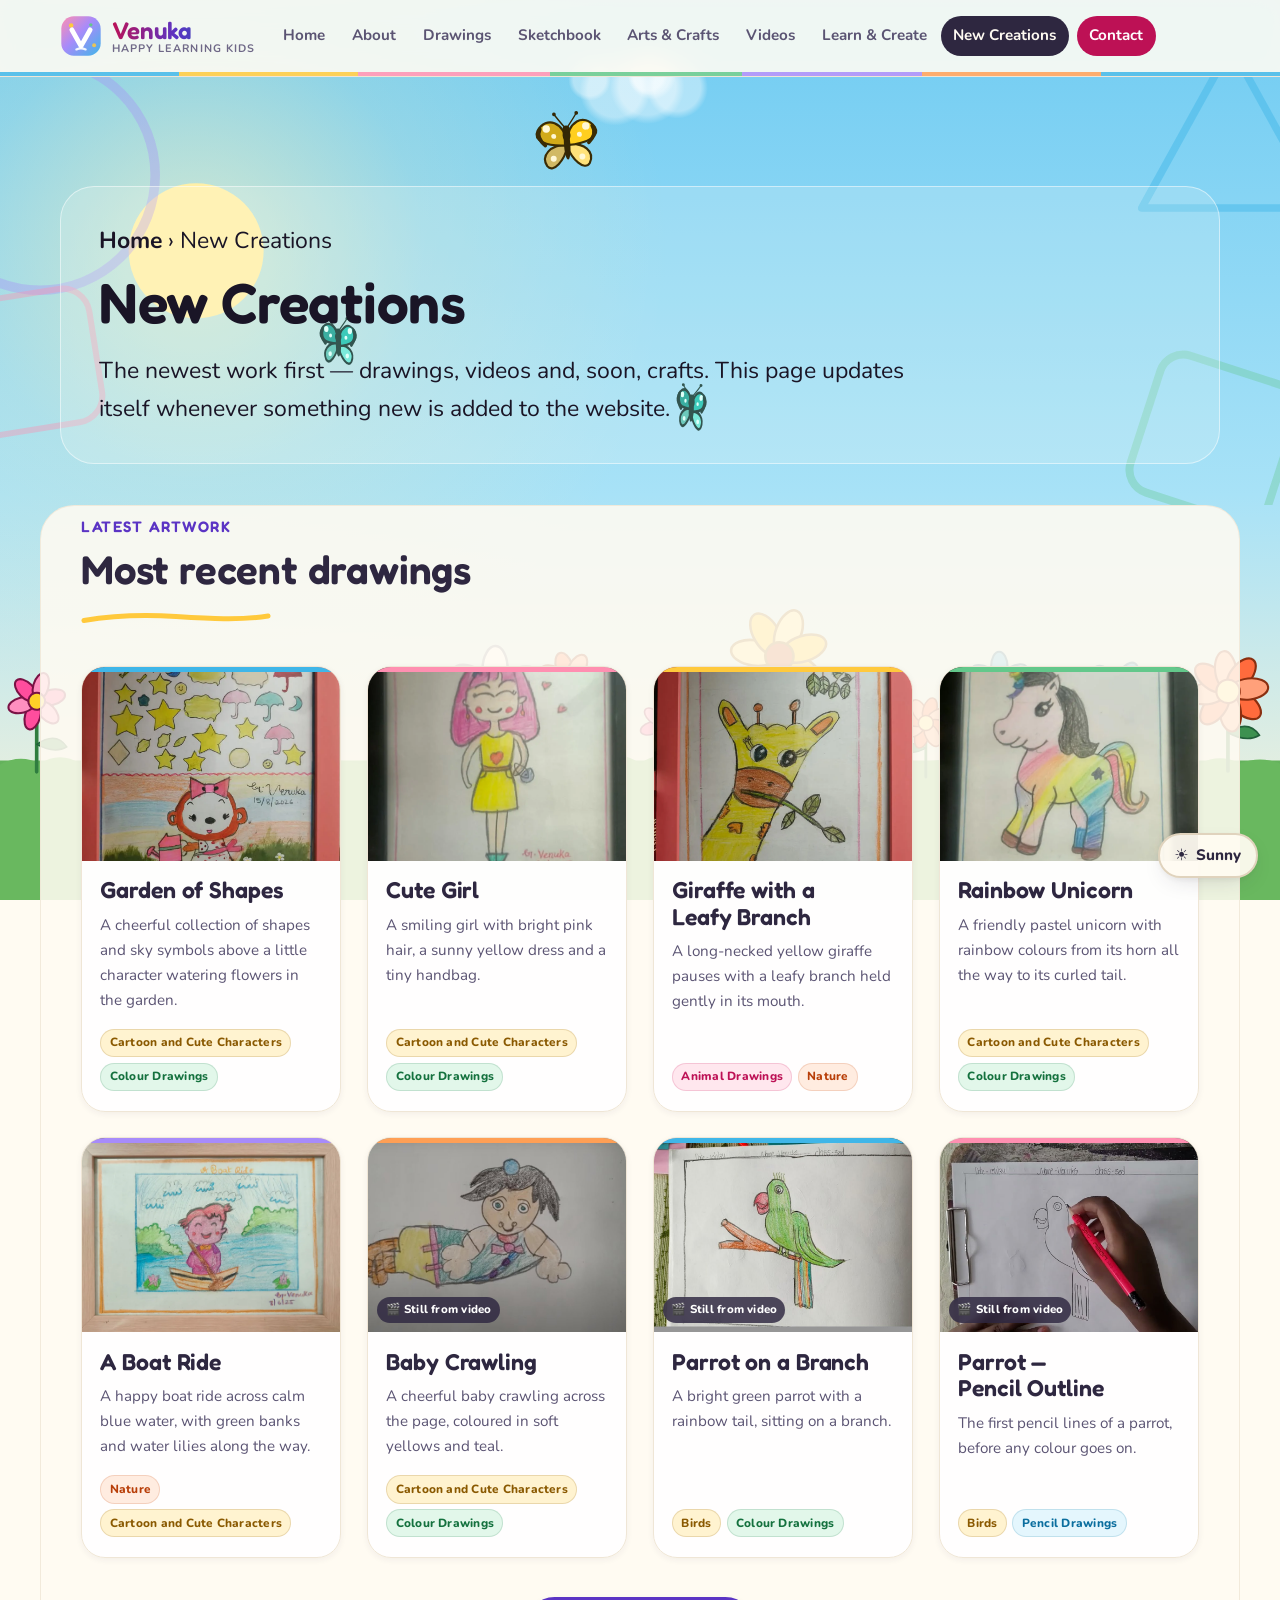
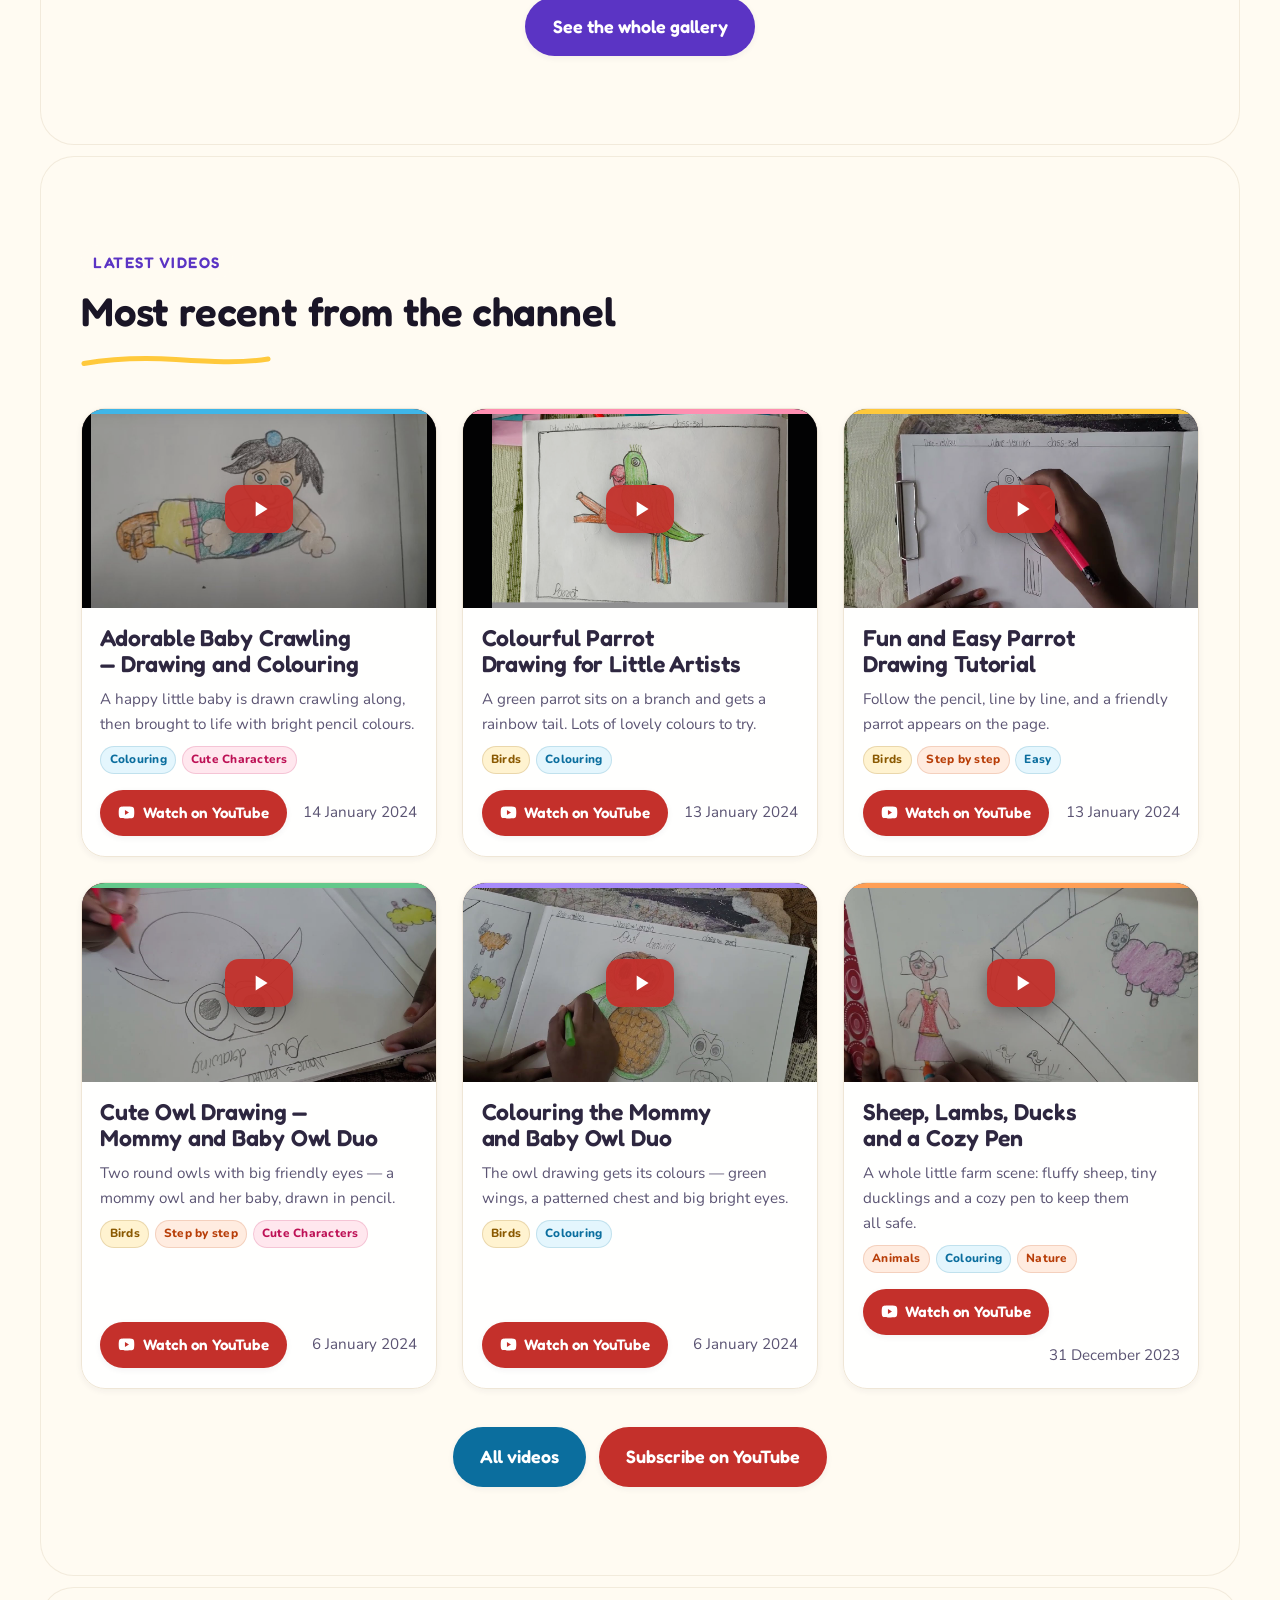
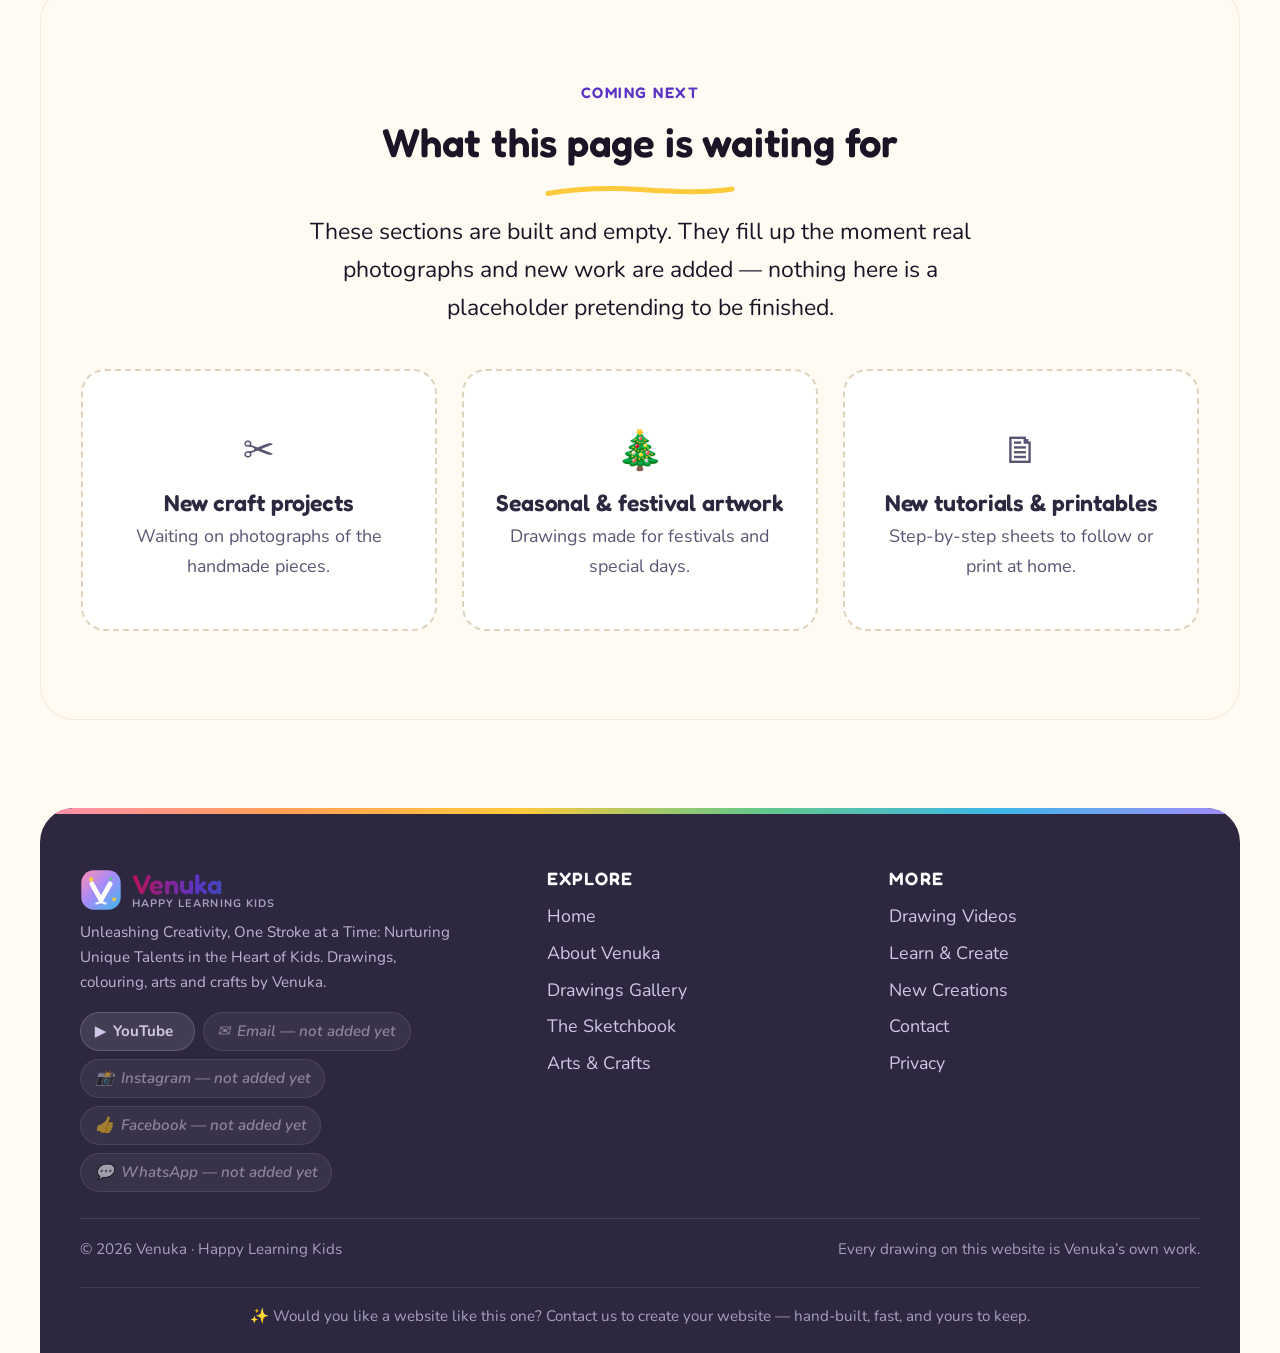
<file: new-creations.html>
<!doctype html>
<html lang="en">
<head>
  <meta charset="utf-8">
  <meta name="viewport" content="width=device-width, initial-scale=1">
  <title>New Creations — Latest Artwork by Venuka | Happy Learning Kids</title>
  <meta name="description" content="The newest drawings, videos and craft projects from Venuka, newest first. Seasonal and festival artwork will be added here as it is made.">
  <meta name="color-scheme" content="light">
  <meta name="theme-color" content="#fffbf2">
  <meta name="author" content="Venuka">

  <!-- Social preview. Absolute addresses set by tools/set-domain.js
       for https://itsmehara.github.io/venuka-art/ — re-run that script if the address changes. -->
  <meta property="og:type" content="website">
  <meta property="og:url" content="https://itsmehara.github.io/venuka-art/new-creations.html">
  <meta property="og:site_name" content="Venuka — Happy Learning Kids">
  <meta property="og:title" content="New Creations — Latest Artwork by Venuka | Happy Learning Kids">
  <meta property="og:description" content="The newest drawings, videos and craft projects from Venuka, newest first. Seasonal and festival artwork will be added here as it is made.">
  <meta property="og:image" content="https://itsmehara.github.io/venuka-art/assets/img/og-cover.jpg">
  <meta property="og:image:alt" content="A children's drawing of two green frogs and a yellow duckling by Venuka">
  <meta name="twitter:card" content="summary_large_image">
  <meta name="twitter:title" content="New Creations — Latest Artwork by Venuka | Happy Learning Kids">
  <meta name="twitter:description" content="The newest drawings, videos and craft projects from Venuka, newest first. Seasonal and festival artwork will be added here as it is made.">
  <meta name="twitter:image" content="https://itsmehara.github.io/venuka-art/assets/img/og-cover.jpg">

  <link rel="canonical" href="https://itsmehara.github.io/venuka-art/new-creations.html">
  <link rel="icon" href="assets/img/favicon.svg" type="image/svg+xml">
  <link rel="apple-touch-icon" href="assets/img/logo.svg">

  <link rel="preconnect" href="https://fonts.googleapis.com">
  <link rel="preconnect" href="https://fonts.gstatic.com" crossorigin>
  <link rel="stylesheet"
        href="https://fonts.googleapis.com/css2?family=Fredoka:wght@400;500;600&family=Nunito:ital,wght@0,400;0,600;0,700;0,800;1,400&display=swap">
  <link rel="stylesheet" href="assets/css/style.css">
</head>
<body>
  <canvas id="scene-canvas" class="scene-canvas" aria-hidden="true"></canvas>
  <a class="skip-link" href="#main">Skip to main content</a>

  <header class="site-header">
    <div class="wrap header-inner">
      <a class="brand" href="index.html">
        <img class="brand-mark" src="assets/img/logo.svg" alt="" width="42" height="42">
        <span class="brand-text">
          <span class="brand-name">Venuka</span>
          <span class="brand-sub">Happy Learning Kids</span>
        </span>
      </a>

      <button class="nav-toggle" type="button" aria-expanded="false" aria-controls="site-nav">
        <span class="nav-toggle-bars" aria-hidden="true"></span> Menu
      </button>

      <nav class="site-nav" id="site-nav" aria-label="Main navigation">
        <ul>
          <li><a href="index.html">Home</a></li>
          <li><a href="about.html">About</a></li>
          <li><a href="drawings.html">Drawings</a></li>
          <li><a href="sketchbook.html">Sketchbook</a></li>
          <li><a href="crafts.html">Arts &amp; Crafts</a></li>
          <li><a href="videos.html">Videos</a></li>
          <li><a href="learn.html">Learn &amp; Create</a></li>
          <li><a href="new-creations.html" aria-current="page">New Creations</a></li>
          <li><a href="contact.html" class="nav-cta">Contact</a></li>
        </ul>
      </nav>
    </div>
  </header>

  <main id="main">
    <section class="page-hero">
      <div class="deco-layer" aria-hidden="true">
        <svg class="deco deco--circle float" viewBox="0 0 100 100" focusable="false"><circle cx="50" cy="50" r="48"/></svg>
        <svg class="deco deco--triangle float float--alt" viewBox="0 0 100 100" focusable="false"><path d="M50 5 97 90 3 90Z"/></svg>
        <svg class="deco deco--square float float--slow" viewBox="0 0 100 100" focusable="false"><rect x="5" y="5" width="90" height="90" rx="18"/></svg>
        <svg class="deco deco--diamond float float--alt" viewBox="0 0 100 100" focusable="false"><rect x="14" y="14" width="72" height="72" rx="12"/></svg>
      </div>
      <div class="wrap">
        <p class="breadcrumb"><a href="index.html">Home</a> &rsaquo; New Creations</p>
        <h1>New Creations</h1>
        <p>The newest work first &mdash; drawings, videos and, soon, crafts. This page updates
          itself whenever something new is added to the website.</p>
      </div>
    </section>

    <section class="section" style="padding-top:.5rem">
      <div class="wrap">
        <div class="section-head reveal">
          <span class="section-kicker">Latest artwork</span>
          <h2>Most recent drawings</h2>
          <svg class="underline-swash" viewBox="0 0 200 12" aria-hidden="true" focusable="false" preserveAspectRatio="none"><path d="M3 8.5C34 3.5 66 2.5 100 4.5C134 6.5 168 8.5 197 4" fill="none" stroke="currentColor" stroke-width="5" stroke-linecap="round"/></svg>
        </div>
        <div class="grid grid--4" id="new-artwork" data-lightbox-scope></div>
        <div class="section-foot">
          <a class="btn btn--purple" href="drawings.html">See the whole gallery</a>
        </div>
      </div>
    </section>

    <section class="section section--sky">
      <div class="wrap">
        <div class="section-head reveal">
          <span class="section-kicker">Latest videos</span>
          <h2>Most recent from the channel</h2>
          <svg class="underline-swash" viewBox="0 0 200 12" aria-hidden="true" focusable="false" preserveAspectRatio="none"><path d="M3 8.5C34 3.5 66 2.5 100 4.5C134 6.5 168 8.5 197 4" fill="none" stroke="currentColor" stroke-width="5" stroke-linecap="round"/></svg>
        </div>
        <div class="grid grid--3" id="new-videos"></div>
        <div class="section-foot">
          <a class="btn btn--sky" href="videos.html">All videos</a>
          <a class="btn btn--yt" href="https://www.youtube.com/@hlearningkids" target="_blank" rel="noopener">Subscribe on YouTube<span class="visually-hidden"> (opens in a new tab)</span></a>
        </div>
      </div>
    </section>

    <section class="section section--open">
      <div class="wrap">
        <div class="section-head section-head--center reveal">
          <span class="section-kicker">Coming next</span>
          <h2>What this page is waiting for</h2>
          <svg class="underline-swash" viewBox="0 0 200 12" aria-hidden="true" focusable="false" preserveAspectRatio="none"><path d="M3 8.5C34 3.5 66 2.5 100 4.5C134 6.5 168 8.5 197 4" fill="none" stroke="currentColor" stroke-width="5" stroke-linecap="round"/></svg>
          <p>These sections are built and empty. They fill up the moment real photographs
            and new work are added &mdash; nothing here is a placeholder pretending to be finished.</p>
        </div>
        <div class="grid grid--3">
          <div class="state"><span class="state-emoji" aria-hidden="true">&#9986;</span>
            <h3>New craft projects</h3><p>Waiting on photographs of the handmade pieces.</p></div>
          <div class="state"><span class="state-emoji" aria-hidden="true">&#127876;</span>
            <h3>Seasonal &amp; festival artwork</h3><p>Drawings made for festivals and special days.</p></div>
          <div class="state"><span class="state-emoji" aria-hidden="true">&#128462;</span>
            <h3>New tutorials &amp; printables</h3><p>Step-by-step sheets to follow or print at home.</p></div>
        </div>
      </div>
    </section>

  </main>

  <footer class="site-footer">
    <div class="wrap footer-grid">
      <div class="footer-brand">
        <a class="brand" href="index.html">
          <img class="brand-mark" src="assets/img/logo.svg" alt="" width="42" height="42">
          <span class="brand-text">
            <span class="brand-name">Venuka</span>
            <span class="brand-sub">Happy Learning Kids</span>
          </span>
        </a>
        <p class="footer-blurb">Unleashing Creativity, One Stroke at a Time: Nurturing Unique Talents in the
          Heart of Kids. Drawings, colouring, arts and crafts by Venuka.</p>
        <div class="footer-social">
          <a class="social-pill" href="https://www.youtube.com/@hlearningkids" target="_blank" rel="noopener">
            <span aria-hidden="true">&#9654;&#65039;</span> YouTube<span class="visually-hidden"> — Happy Learning Kids channel (opens in a new tab)</span>
          </a>
          <span class="social-pill" data-contact-email aria-disabled="true"><span aria-hidden="true">&#9993;&#65039;</span> Email — not added yet</span>
          <span class="social-pill" aria-disabled="true"><span aria-hidden="true">&#128248;</span> Instagram — not added yet</span>
          <span class="social-pill" aria-disabled="true"><span aria-hidden="true">&#128077;</span> Facebook — not added yet</span>
          <span class="social-pill" aria-disabled="true"><span aria-hidden="true">&#128172;</span> WhatsApp — not added yet</span>
        </div>
      </div>

      <nav class="footer-nav" aria-label="Footer navigation">
        <h3>Explore</h3>
        <ul>
          <li><a href="index.html">Home</a></li>
          <li><a href="about.html">About Venuka</a></li>
          <li><a href="drawings.html">Drawings Gallery</a></li>
          <li><a href="sketchbook.html">The Sketchbook</a></li>
          <li><a href="crafts.html">Arts &amp; Crafts</a></li>
        </ul>
      </nav>

      <nav class="footer-nav" aria-label="More pages">
        <h3>More</h3>
        <ul>
          <li><a href="videos.html">Drawing Videos</a></li>
          <li><a href="learn.html">Learn &amp; Create</a></li>
          <li><a href="new-creations.html">New Creations</a></li>
          <li><a href="contact.html">Contact</a></li>
          <li><a href="privacy.html">Privacy</a></li>
        </ul>
      </nav>
    </div>

    <div class="wrap footer-bottom">
      <p class="mb-0">&copy; <span data-year>2026</span> Venuka &middot; Happy Learning Kids</p>
      <p class="mb-0">Every drawing on this website is Venuka&rsquo;s own work.</p>
    </div>

    <!-- Sits last on every page, below everything else. -->
    <div class="wrap footer-cta">
      <p class="mb-0">
        <span aria-hidden="true">&#10024;</span>
        Would you like a website like this one?
        <span data-contact-email-enquiry>Contact us to create your website</span>
        &mdash; hand-built, fast, and yours to keep.
      </p>
    </div>
  </footer>

  <button type="button" class="scene-toggle" id="scene-toggle" aria-pressed="true">
    <span class="scene-icon" data-scene-icon aria-hidden="true">&#9728;&#65039;</span>
    <span class="visually-hidden">Moving background scene</span>
    <span class="scene-label" data-scene-text>Sunny</span>
  </button>

  <script src="assets/js/data.js"></script>
  <script src="assets/js/site.js"></script>
  <script src="assets/js/scene.js"></script>
  <script src="assets/js/page-new.js"></script>
</body>
</html>
</file>
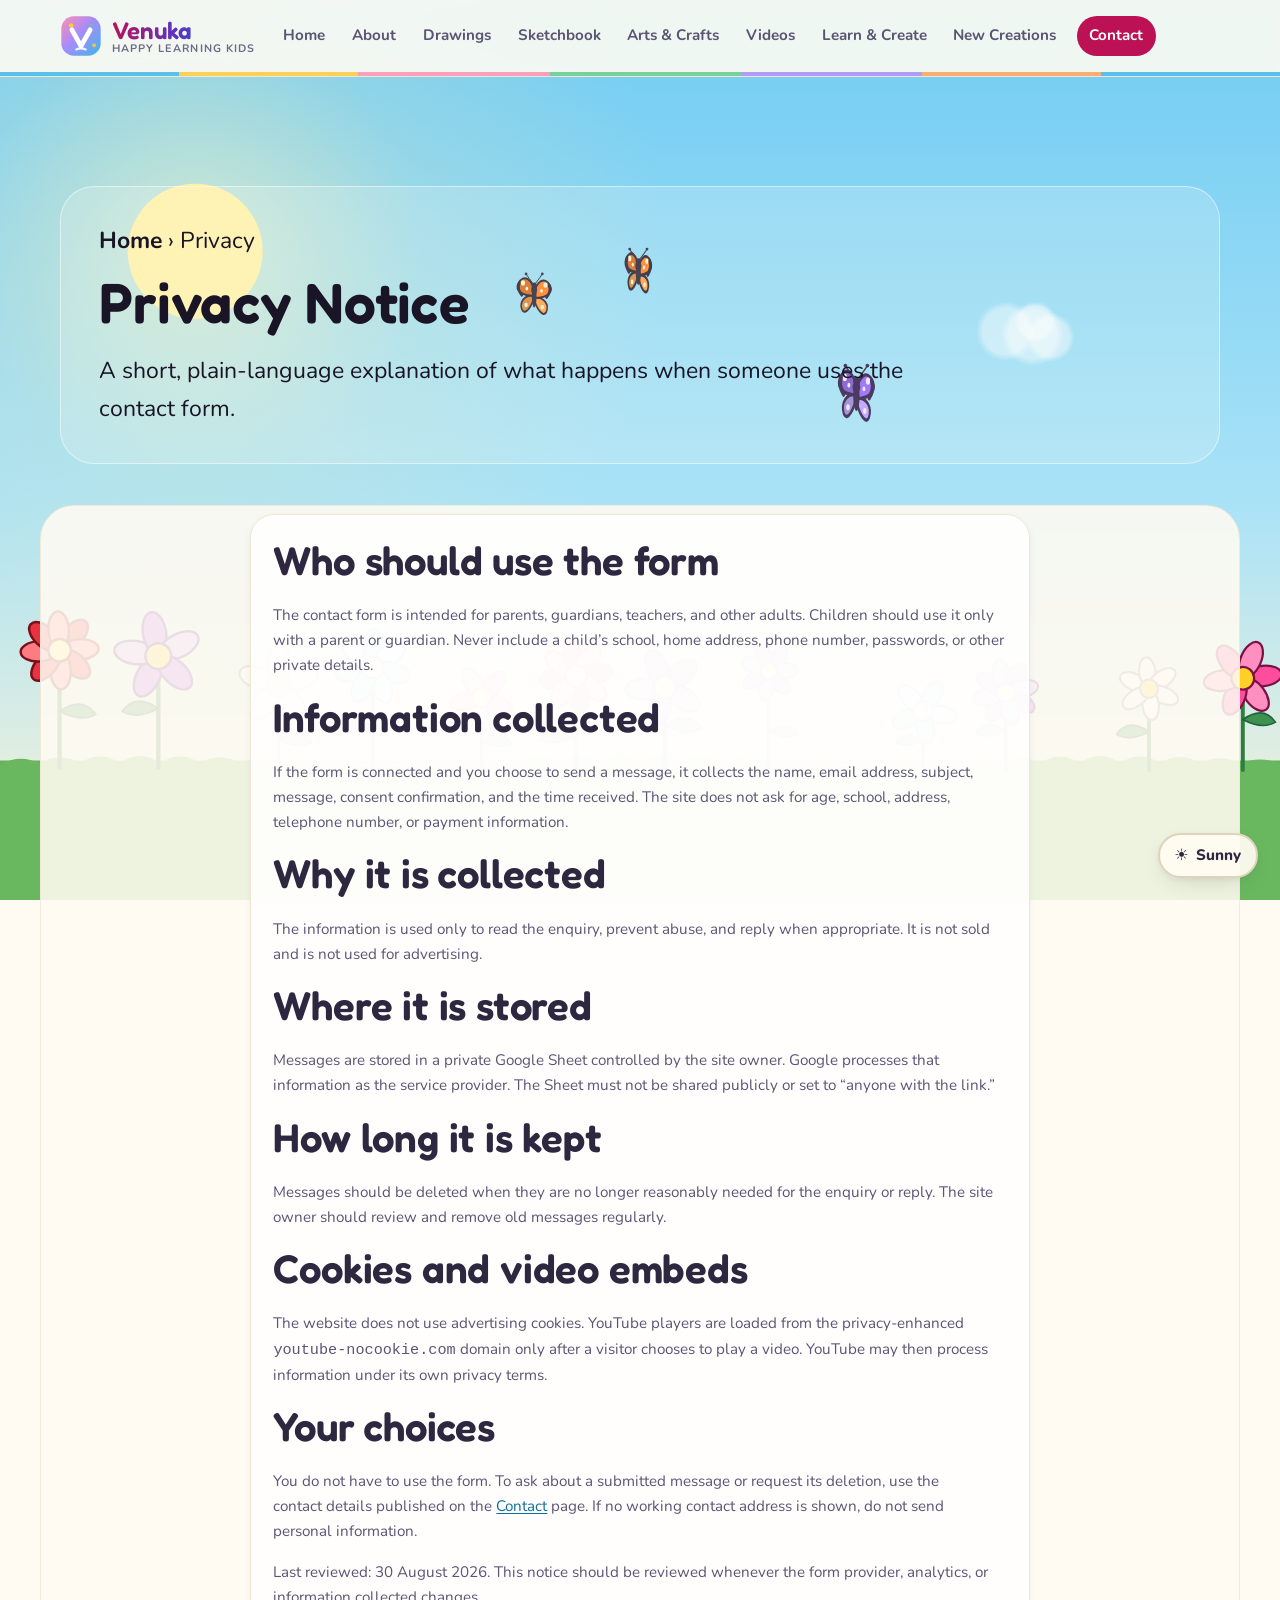
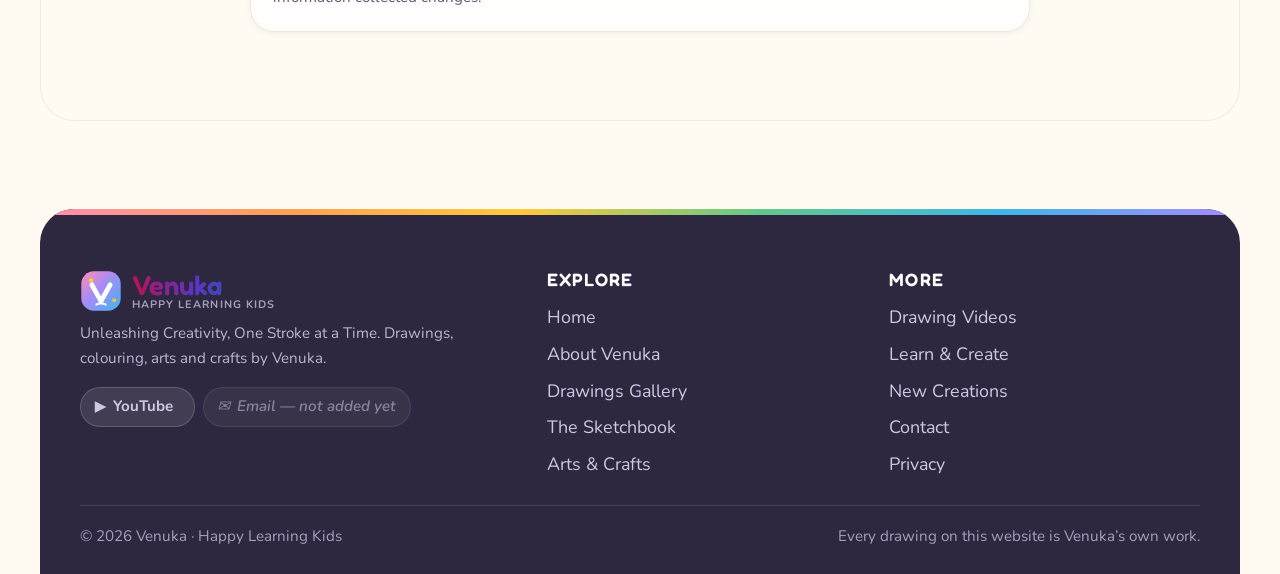
<file: privacy.html>
<!doctype html>
<html lang="en">
<head>
  <meta charset="utf-8">
  <meta name="viewport" content="width=device-width, initial-scale=1">
  <title>Privacy Notice | Venuka — Happy Learning Kids</title>
  <meta name="description" content="How the Venuka website handles contact-form information and protects children's privacy.">
  <meta name="color-scheme" content="light">
  <meta name="theme-color" content="#fffbf2">
  <meta name="author" content="Venuka">

  <!-- Social preview. Absolute addresses set by tools/set-domain.js
       for https://itsmehara.github.io/venuka-art/ — re-run that script if the address changes. -->
  <meta property="og:type" content="website">
  <meta property="og:url" content="https://itsmehara.github.io/venuka-art/privacy.html">
  <meta property="og:site_name" content="Venuka — Happy Learning Kids">
  <meta property="og:title" content="Privacy Notice | Venuka — Happy Learning Kids">
  <meta property="og:description" content="How the Venuka website handles contact-form information and protects children's privacy.">
  <meta property="og:image" content="https://itsmehara.github.io/venuka-art/assets/img/og-cover.jpg">
  <meta property="og:image:alt" content="A children's drawing of two green frogs and a yellow duckling by Venuka">
  <meta name="twitter:card" content="summary_large_image">
  <meta name="twitter:title" content="Privacy Notice | Venuka — Happy Learning Kids">
  <meta name="twitter:description" content="How the Venuka website handles contact-form information and protects children's privacy.">
  <meta name="twitter:image" content="https://itsmehara.github.io/venuka-art/assets/img/og-cover.jpg">

  <link rel="canonical" href="https://itsmehara.github.io/venuka-art/privacy.html">
  <link rel="icon" href="assets/img/favicon.svg" type="image/svg+xml">
  <link rel="apple-touch-icon" href="assets/img/logo.svg">
  <link rel="preconnect" href="https://fonts.googleapis.com">
  <link rel="preconnect" href="https://fonts.gstatic.com" crossorigin>
  <link rel="stylesheet" href="https://fonts.googleapis.com/css2?family=Fredoka:wght@400;500;600&family=Nunito:ital,wght@0,400;0,600;0,700;0,800;1,400&display=swap">
  <link rel="stylesheet" href="assets/css/style.css">
</head>
<body>
  <canvas id="scene-canvas" class="scene-canvas" aria-hidden="true"></canvas>
  <a class="skip-link" href="#main">Skip to main content</a>

  <header class="site-header">
    <div class="wrap header-inner">
      <a class="brand" href="index.html">
        <img class="brand-mark" src="assets/img/logo.svg" alt="" width="42" height="42">
        <span class="brand-text"><span class="brand-name">Venuka</span><span class="brand-sub">Happy Learning Kids</span></span>
      </a>
      <button class="nav-toggle" type="button" aria-expanded="false" aria-controls="site-nav">
        <span class="nav-toggle-bars" aria-hidden="true"></span> Menu
      </button>
      <nav class="site-nav" id="site-nav" aria-label="Main navigation">
        <ul>
          <li><a href="index.html">Home</a></li>
          <li><a href="about.html">About</a></li>
          <li><a href="drawings.html">Drawings</a></li>
          <li><a href="sketchbook.html">Sketchbook</a></li>
          <li><a href="crafts.html">Arts &amp; Crafts</a></li>
          <li><a href="videos.html">Videos</a></li>
          <li><a href="learn.html">Learn &amp; Create</a></li>
          <li><a href="new-creations.html">New Creations</a></li>
          <li><a href="contact.html" class="nav-cta">Contact</a></li>
        </ul>
      </nav>
    </div>
  </header>

  <main id="main">
    <section class="page-hero">
      <div class="wrap">
        <p class="breadcrumb"><a href="index.html">Home</a> &rsaquo; Privacy</p>
        <h1>Privacy Notice</h1>
        <p>A short, plain-language explanation of what happens when someone uses the contact form.</p>
      </div>
    </section>

    <section class="section" style="padding-top:.5rem">
      <div class="wrap wrap--narrow">
        <div class="tile">
          <h2>Who should use the form</h2>
          <p>The contact form is intended for parents, guardians, teachers, and other adults.
            Children should use it only with a parent or guardian. Never include a child&rsquo;s
            school, home address, phone number, passwords, or other private details.</p>

          <h2>Information collected</h2>
          <p>If the form is connected and you choose to send a message, it collects the name,
            email address, subject, message, consent confirmation, and the time received. The
            site does not ask for age, school, address, telephone number, or payment information.</p>

          <h2>Why it is collected</h2>
          <p>The information is used only to read the enquiry, prevent abuse, and reply when
            appropriate. It is not sold and is not used for advertising.</p>

          <h2>Where it is stored</h2>
          <p>Messages are stored in a private Google Sheet controlled by the site owner. Google
            processes that information as the service provider. The Sheet must not be shared
            publicly or set to &ldquo;anyone with the link.&rdquo;</p>

          <h2>How long it is kept</h2>
          <p>Messages should be deleted when they are no longer reasonably needed for the enquiry
            or reply. The site owner should review and remove old messages regularly.</p>

          <h2>Cookies and video embeds</h2>
          <p>The website does not use advertising cookies. YouTube players are loaded from the
            privacy-enhanced <code>youtube-nocookie.com</code> domain only after a visitor chooses
            to play a video. YouTube may then process information under its own privacy terms.</p>

          <h2>Your choices</h2>
          <p>You do not have to use the form. To ask about a submitted message or request its
            deletion, use the contact details published on the <a href="contact.html">Contact</a>
            page. If no working contact address is shown, do not send personal information.</p>

          <p class="hint">Last reviewed: 30 August 2026. This notice should be reviewed whenever
            the form provider, analytics, or information collected changes.</p>
        </div>
      </div>
    </section>
  </main>

  <footer class="site-footer">
    <div class="wrap footer-grid">
      <div class="footer-brand">
        <a class="brand" href="index.html">
          <img class="brand-mark" src="assets/img/logo.svg" alt="" width="42" height="42">
          <span class="brand-text"><span class="brand-name">Venuka</span><span class="brand-sub">Happy Learning Kids</span></span>
        </a>
        <p class="footer-blurb">Unleashing Creativity, One Stroke at a Time. Drawings, colouring, arts and crafts by Venuka.</p>
        <div class="footer-social">
          <a class="social-pill" href="https://www.youtube.com/@hlearningkids" target="_blank" rel="noopener">
            <span aria-hidden="true">&#9654;&#65039;</span> YouTube<span class="visually-hidden"> — Happy Learning Kids channel (opens in a new tab)</span>
          </a>
          <span class="social-pill" data-contact-email aria-disabled="true"><span aria-hidden="true">&#9993;&#65039;</span> Email — not added yet</span>
        </div>
      </div>
      <nav class="footer-nav" aria-label="Footer navigation">
        <h2>Explore</h2>
        <ul>
          <li><a href="index.html">Home</a></li>
          <li><a href="about.html">About Venuka</a></li>
          <li><a href="drawings.html">Drawings Gallery</a></li>
          <li><a href="sketchbook.html">The Sketchbook</a></li>
          <li><a href="crafts.html">Arts &amp; Crafts</a></li>
        </ul>
      </nav>
      <nav class="footer-nav" aria-label="More pages">
        <h2>More</h2>
        <ul>
          <li><a href="videos.html">Drawing Videos</a></li>
          <li><a href="learn.html">Learn &amp; Create</a></li>
          <li><a href="new-creations.html">New Creations</a></li>
          <li><a href="contact.html">Contact</a></li>
          <li><a href="privacy.html" aria-current="page">Privacy</a></li>
        </ul>
      </nav>
    </div>
    <div class="wrap footer-bottom">
      <p class="mb-0">&copy; <span data-year>2026</span> Venuka &middot; Happy Learning Kids</p>
      <p class="mb-0">Every drawing on this website is Venuka&rsquo;s own work.</p>
    </div>
  </footer>

  <button type="button" class="scene-toggle" id="scene-toggle" aria-pressed="true">
    <span class="scene-icon" data-scene-icon aria-hidden="true">&#9728;&#65039;</span>
    <span class="visually-hidden">Moving background scene</span>
    <span class="scene-label" data-scene-text>Sunny</span>
  </button>
  <script src="assets/js/data.js"></script>
  <script src="assets/js/site.js"></script>
  <script src="assets/js/scene.js"></script>
</body>
</html>
</file>
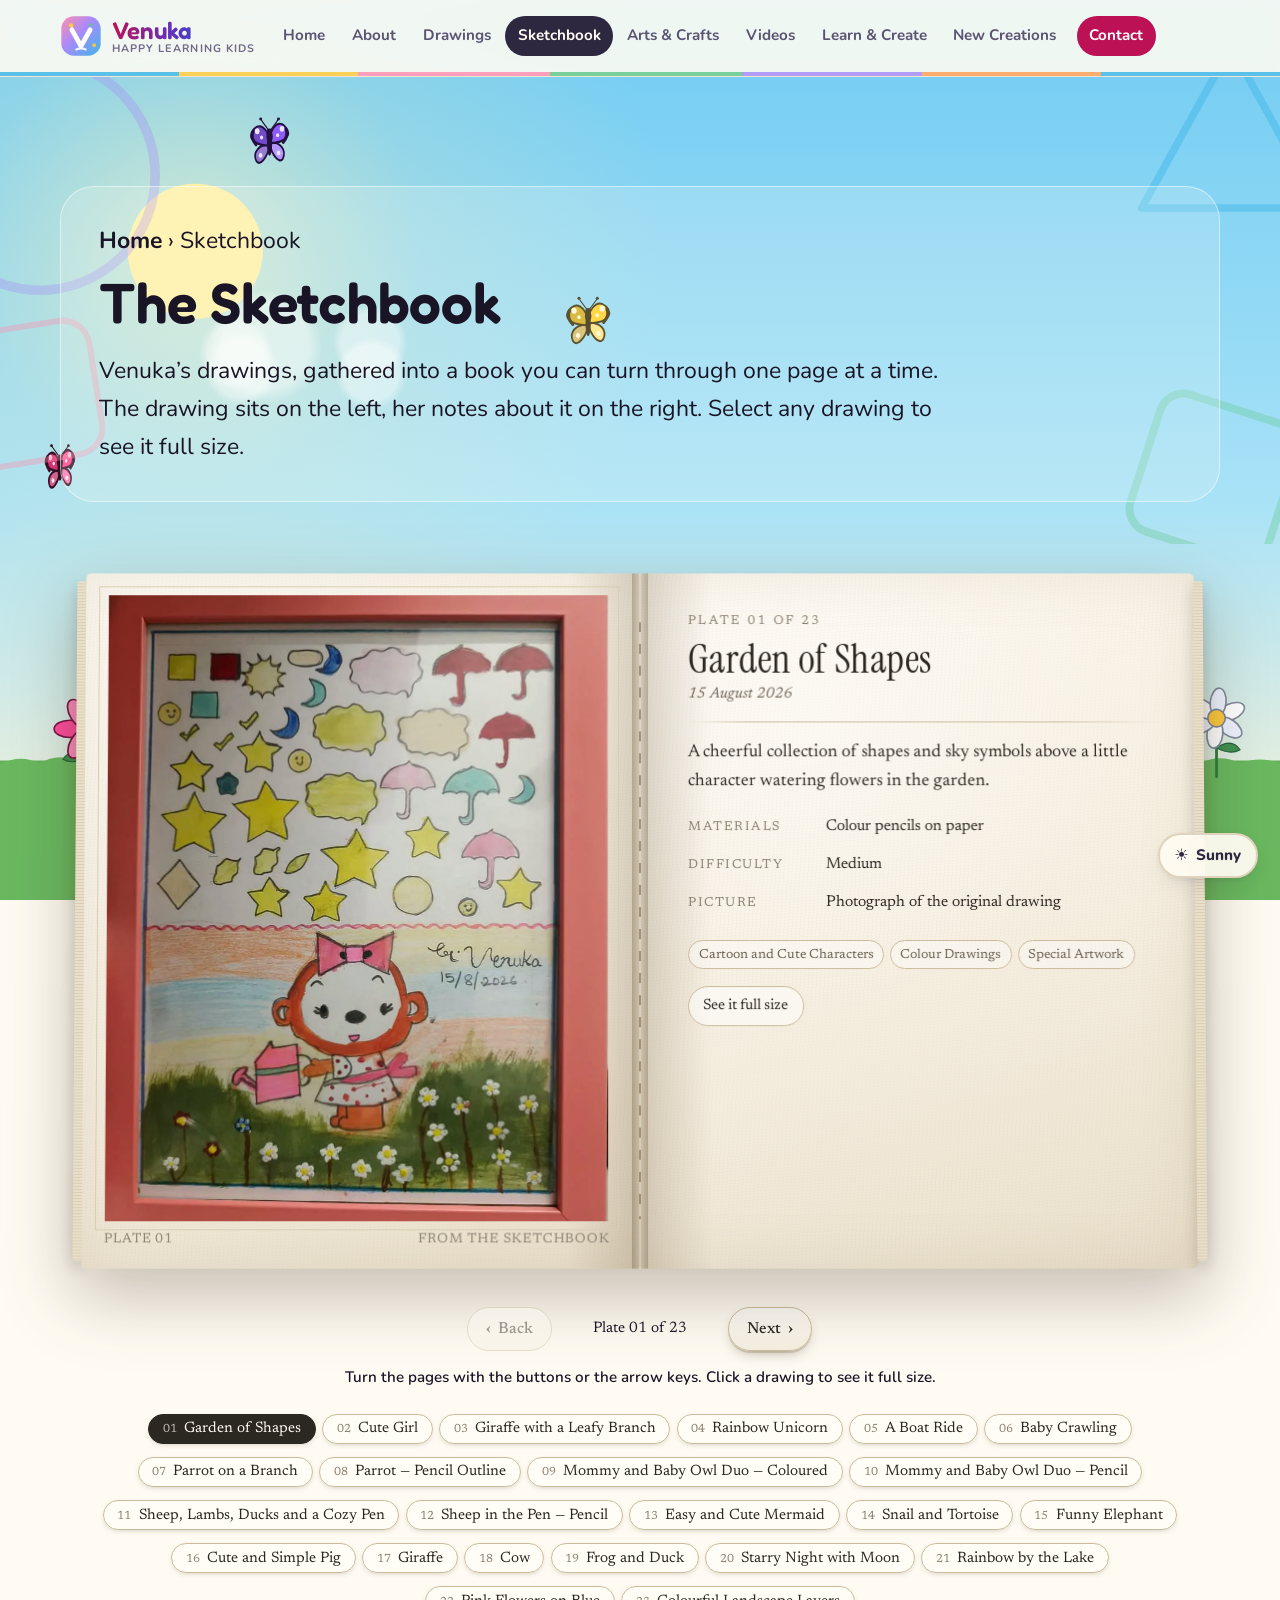
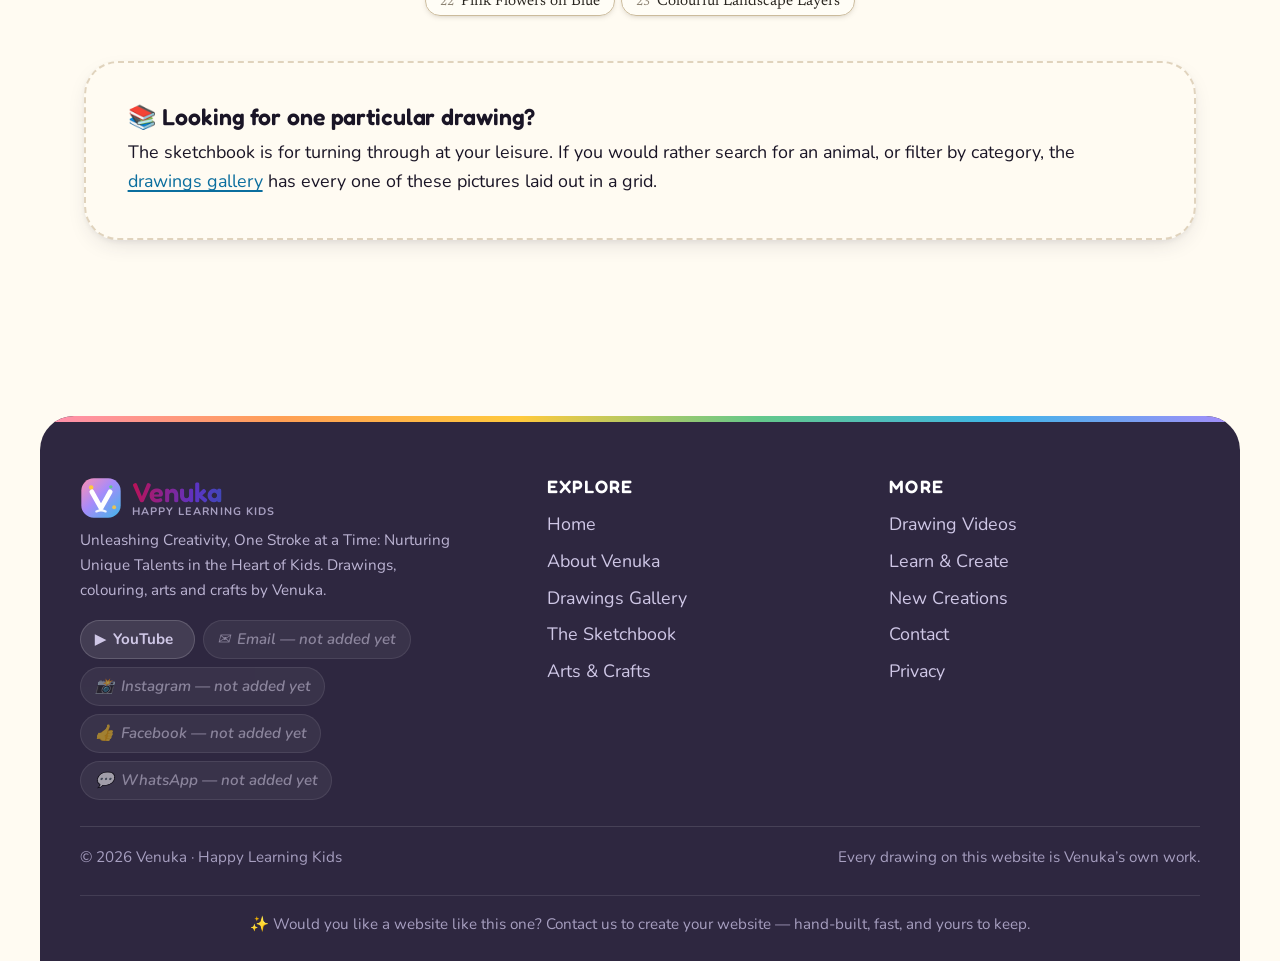
<file: sketchbook.html>
<!doctype html>
<html lang="en">
<head>
  <meta charset="utf-8">
  <meta name="viewport" content="width=device-width, initial-scale=1">
  <title>The Sketchbook — Turn Through Venuka&rsquo;s Drawings | Venuka</title>
  <meta name="description" content="Turn through Venuka's drawings one page at a time in an online sketchbook. Each page shows one of her drawings with her notes about it.">
  <meta name="color-scheme" content="light">
  <meta name="theme-color" content="#fffbf2">
  <meta name="author" content="Venuka">

  <!-- Social preview. Absolute addresses set by tools/set-domain.js
       for https://itsmehara.github.io/venuka-art/ — re-run that script if the address changes. -->
  <meta property="og:type" content="website">
  <meta property="og:url" content="https://itsmehara.github.io/venuka-art/sketchbook.html">
  <meta property="og:site_name" content="Venuka — Happy Learning Kids">
  <meta property="og:title" content="The Sketchbook — Turn Through Venuka&rsquo;s Drawings | Venuka">
  <meta property="og:description" content="Turn through Venuka's drawings one page at a time in an online sketchbook. Each page shows one of her drawings with her notes about it.">
  <meta property="og:image" content="https://itsmehara.github.io/venuka-art/assets/img/og-cover.jpg">
  <meta property="og:image:alt" content="A children's drawing of two green frogs and a yellow duckling by Venuka">
  <meta name="twitter:card" content="summary_large_image">
  <meta name="twitter:title" content="The Sketchbook — Turn Through Venuka&rsquo;s Drawings | Venuka">
  <meta name="twitter:description" content="Turn through Venuka's drawings one page at a time in an online sketchbook. Each page shows one of her drawings with her notes about it.">
  <meta name="twitter:image" content="https://itsmehara.github.io/venuka-art/assets/img/og-cover.jpg">

  <link rel="canonical" href="https://itsmehara.github.io/venuka-art/sketchbook.html">
  <link rel="icon" href="assets/img/favicon.svg" type="image/svg+xml">
  <link rel="apple-touch-icon" href="assets/img/logo.svg">

  <link rel="preconnect" href="https://fonts.googleapis.com">
  <link rel="preconnect" href="https://fonts.gstatic.com" crossorigin>
  <link rel="stylesheet"
        href="https://fonts.googleapis.com/css2?family=Fredoka:wght@400;500;600&family=Instrument+Serif:ital@0;1&family=Newsreader:ital,opsz,wght@0,6..72,300;0,6..72,400;1,6..72,400&family=Nunito:ital,wght@0,400;0,600;0,700;0,800;1,400&display=swap">
  <link rel="stylesheet" href="assets/css/style.css">
  <!-- Only the sketchbook page needs the paper and the page turn. -->
  <link rel="stylesheet" href="assets/css/sketchbook.css">
</head>
<body>
  <canvas id="scene-canvas" class="scene-canvas" aria-hidden="true"></canvas>
  <a class="skip-link" href="#main">Skip to main content</a>

  <header class="site-header">
    <div class="wrap header-inner">
      <a class="brand" href="index.html">
        <img class="brand-mark" src="assets/img/logo.svg" alt="" width="42" height="42">
        <span class="brand-text">
          <span class="brand-name">Venuka</span>
          <span class="brand-sub">Happy Learning Kids</span>
        </span>
      </a>

      <button class="nav-toggle" type="button" aria-expanded="false" aria-controls="site-nav">
        <span class="nav-toggle-bars" aria-hidden="true"></span> Menu
      </button>

      <nav class="site-nav" id="site-nav" aria-label="Main navigation">
        <ul>
          <li><a href="index.html">Home</a></li>
          <li><a href="about.html">About</a></li>
          <li><a href="drawings.html">Drawings</a></li>
          <li><a href="sketchbook.html" aria-current="page">Sketchbook</a></li>
          <li><a href="crafts.html">Arts &amp; Crafts</a></li>
          <li><a href="videos.html">Videos</a></li>
          <li><a href="learn.html">Learn &amp; Create</a></li>
          <li><a href="new-creations.html">New Creations</a></li>
          <li><a href="contact.html" class="nav-cta">Contact</a></li>
        </ul>
      </nav>
    </div>
  </header>

  <main id="main">
    <section class="page-hero">
      <div class="deco-layer" aria-hidden="true">
        <svg class="deco deco--circle float" viewBox="0 0 100 100" focusable="false"><circle cx="50" cy="50" r="48"/></svg>
        <svg class="deco deco--triangle float float--alt" viewBox="0 0 100 100" focusable="false"><path d="M50 5 97 90 3 90Z"/></svg>
        <svg class="deco deco--square float float--slow" viewBox="0 0 100 100" focusable="false"><rect x="5" y="5" width="90" height="90" rx="18"/></svg>
        <svg class="deco deco--diamond float float--alt" viewBox="0 0 100 100" focusable="false"><rect x="14" y="14" width="72" height="72" rx="12"/></svg>
      </div>
      <div class="wrap">
        <p class="breadcrumb"><a href="index.html">Home</a> &rsaquo; Sketchbook</p>
        <h1>The Sketchbook</h1>
        <p>Venuka&rsquo;s drawings, gathered into a book you can turn through one page
          at a time. The drawing sits on the left, her notes about it on the right.
          Select any drawing to see it full size.</p>
      </div>
    </section>

    <section class="section section--bare" style="padding-top:.5rem">
      <div class="wrap">
        <h2 class="visually-hidden">Venuka&rsquo;s sketchbook</h2>
        <noscript><p class="noscript-note">The sketchbook needs JavaScript to turn its pages.
          Every drawing is also in the <a href="drawings.html">drawings gallery</a>,
          which you can search and filter.</p></noscript>
        <div class="sketchbook" id="sketchbook"></div>

        <div class="callout mt-3">
          <div>
            <h3 class="mt-0"><span aria-hidden="true">&#128218;</span> Looking for one particular drawing?</h3>
            <p>The sketchbook is for turning through at your leisure. If you would rather
              search for an animal, or filter by category, the
              <a href="drawings.html">drawings gallery</a> has every one of these pictures
              laid out in a grid.</p>
          </div>
        </div>
      </div>
    </section>

  </main>

  <footer class="site-footer">
    <div class="wrap footer-grid">
      <div class="footer-brand">
        <a class="brand" href="index.html">
          <img class="brand-mark" src="assets/img/logo.svg" alt="" width="42" height="42">
          <span class="brand-text">
            <span class="brand-name">Venuka</span>
            <span class="brand-sub">Happy Learning Kids</span>
          </span>
        </a>
        <p class="footer-blurb">Unleashing Creativity, One Stroke at a Time: Nurturing Unique Talents in the
          Heart of Kids. Drawings, colouring, arts and crafts by Venuka.</p>
        <div class="footer-social">
          <a class="social-pill" href="https://www.youtube.com/@hlearningkids" target="_blank" rel="noopener">
            <span aria-hidden="true">&#9654;&#65039;</span> YouTube<span class="visually-hidden"> — Happy Learning Kids channel (opens in a new tab)</span>
          </a>
          <span class="social-pill" data-contact-email aria-disabled="true"><span aria-hidden="true">&#9993;&#65039;</span> Email — not added yet</span>
          <span class="social-pill" aria-disabled="true"><span aria-hidden="true">&#128248;</span> Instagram — not added yet</span>
          <span class="social-pill" aria-disabled="true"><span aria-hidden="true">&#128077;</span> Facebook — not added yet</span>
          <span class="social-pill" aria-disabled="true"><span aria-hidden="true">&#128172;</span> WhatsApp — not added yet</span>
        </div>
      </div>

      <nav class="footer-nav" aria-label="Footer navigation">
        <h3>Explore</h3>
        <ul>
          <li><a href="index.html">Home</a></li>
          <li><a href="about.html">About Venuka</a></li>
          <li><a href="drawings.html">Drawings Gallery</a></li>
          <li><a href="sketchbook.html">The Sketchbook</a></li>
          <li><a href="crafts.html">Arts &amp; Crafts</a></li>
        </ul>
      </nav>

      <nav class="footer-nav" aria-label="More pages">
        <h3>More</h3>
        <ul>
          <li><a href="videos.html">Drawing Videos</a></li>
          <li><a href="learn.html">Learn &amp; Create</a></li>
          <li><a href="new-creations.html">New Creations</a></li>
          <li><a href="contact.html">Contact</a></li>
          <li><a href="privacy.html">Privacy</a></li>
        </ul>
      </nav>
    </div>

    <div class="wrap footer-bottom">
      <p class="mb-0">&copy; <span data-year>2026</span> Venuka &middot; Happy Learning Kids</p>
      <p class="mb-0">Every drawing on this website is Venuka&rsquo;s own work.</p>
    </div>

    <!-- Sits last on every page, below everything else. -->
    <div class="wrap footer-cta">
      <p class="mb-0">
        <span aria-hidden="true">&#10024;</span>
        Would you like a website like this one?
        <span data-contact-email-enquiry>Contact us to create your website</span>
        &mdash; hand-built, fast, and yours to keep.
      </p>
    </div>
  </footer>

  <button type="button" class="scene-toggle" id="scene-toggle" aria-pressed="true">
    <span class="scene-icon" data-scene-icon aria-hidden="true">&#9728;&#65039;</span>
    <span class="visually-hidden">Moving background scene</span>
    <span class="scene-label" data-scene-text>Sunny</span>
  </button>

  <script src="assets/js/data.js"></script>
  <script src="assets/js/site.js"></script>
  <script src="assets/js/scene.js"></script>
  <script src="assets/js/sketchbook.js"></script>
</body>
</html>
</file>
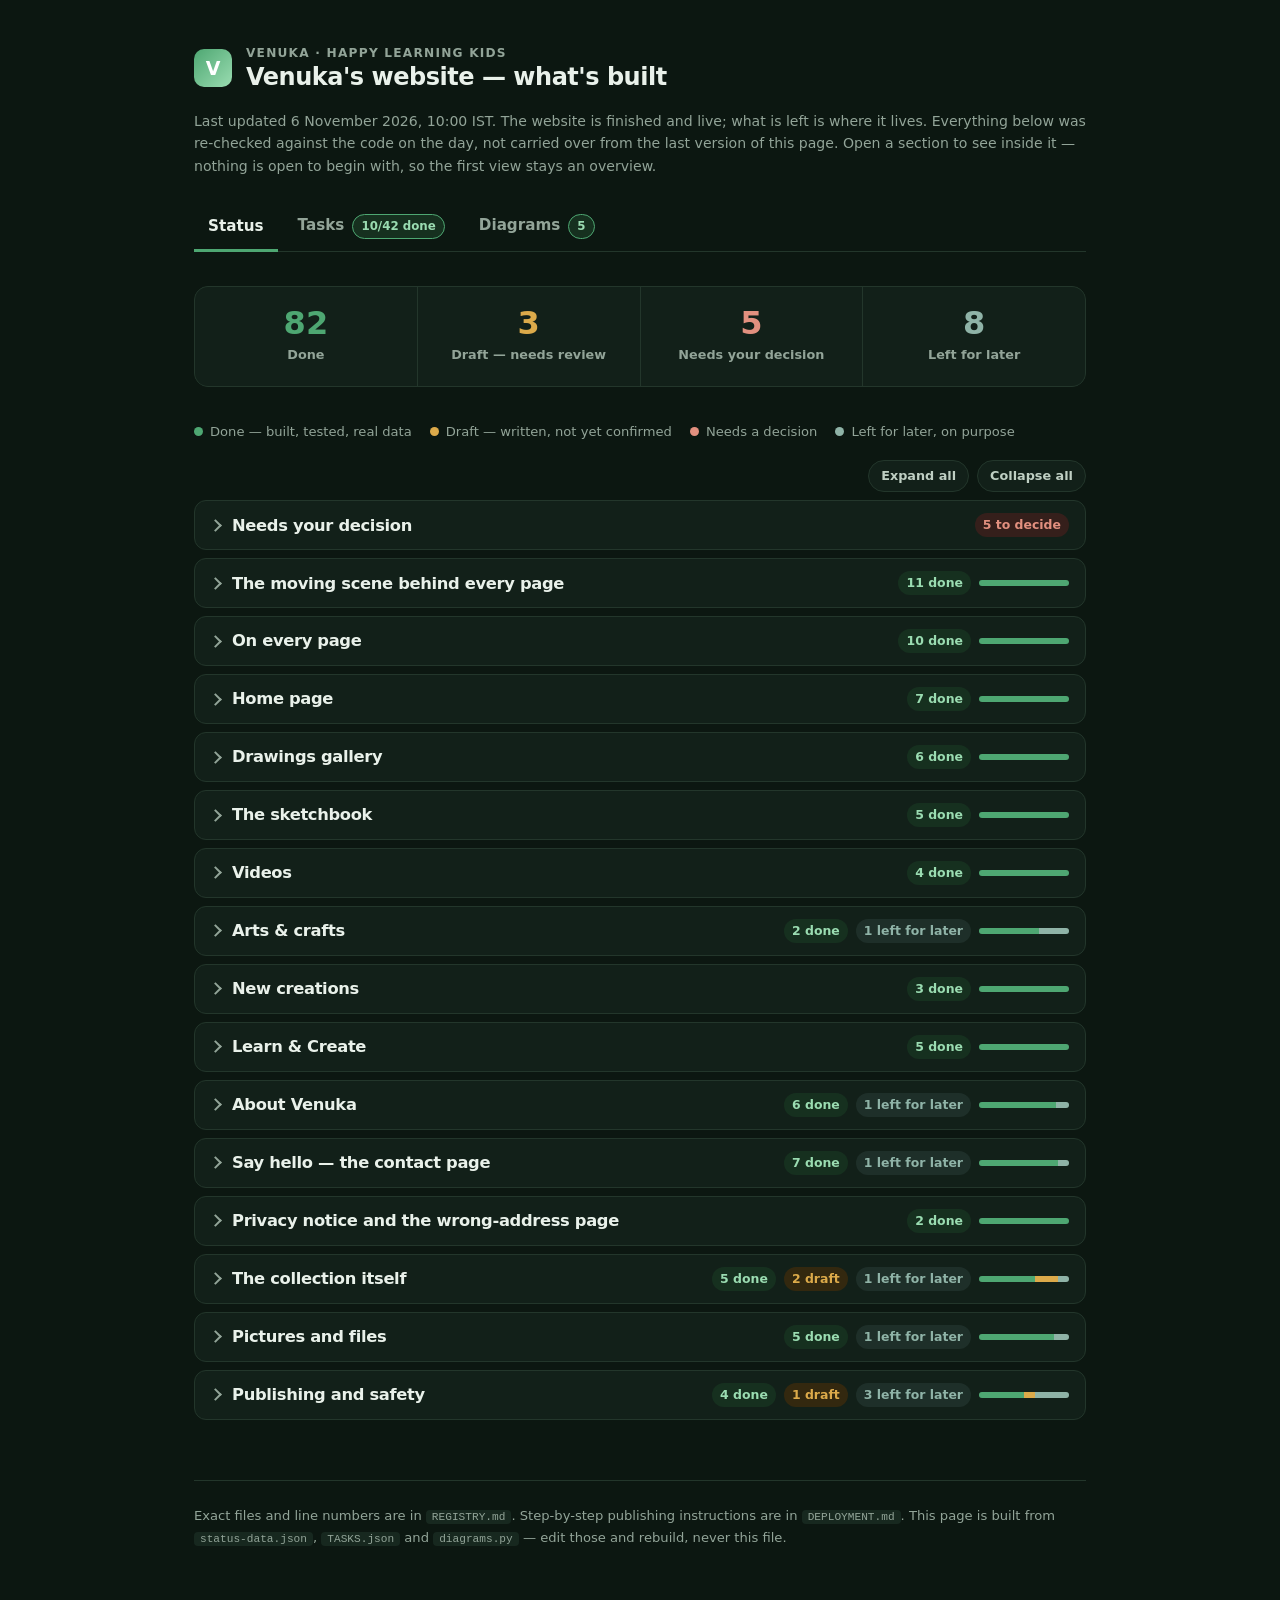
<file: STATUS.html>
<!doctype html>
<html lang="en" data-theme="dark">
<head>
<meta charset="utf-8">
<meta name="viewport" content="width=device-width, initial-scale=1">
<title><!--PROJECT_TITLE--></title>
<style>
/*
  Theme: DARK BY DEFAULT, always. The <html> tag carries data-theme="dark" and the bare
  :root holds the dark forest-green palette, so the page opens dark whatever the viewer's
  system preference is. The only light palette is the explicit [data-theme="light"] block,
  used when someone presses a Light button on purpose. Never make light the default and
  never key the default on prefers-color-scheme. Every colour below comes from these tokens.
*/
:root,:root[data-theme="dark"]{
  color-scheme:dark;
  --bg:#0c1711; --surface:#122019; --surface-2:#17281f;
  --ink:#e9f1ea; --body:#bfcfc3; --muted:#92a498;
  --line:#23362b; --line-soft:#1b2b22;
  --brand:#4ea772; --brand-d:#9adcb1; --brand-l:#16301f;
  --amber:#dcaa4a; --amber-l:#33280f;
  --red:#e2907f; --red-l:#351f1b;
  --slate:#8fb3a7; --slate-l:#1e2f29;
  --display:"Avenir Next","Segoe UI",system-ui,-apple-system,"Helvetica Neue",Arial,sans-serif;
  --text:system-ui,-apple-system,"Segoe UI",Roboto,"Helvetica Neue",Arial,sans-serif;
  --radius:14px;
}
:root[data-theme="light"]{
  color-scheme:light;
  --bg:#faf8f4; --surface:#ffffff; --surface-2:#f3f1ea;
  --ink:#17231b; --body:#4c5750; --muted:#7c8880;
  --line:#e4e0d4; --line-soft:#ece9df;
  --brand:#1f7a40; --brand-d:#155429; --brand-l:#e8f3ec;
  --amber:#c9840f; --amber-l:#faf0dd;
  --red:#b23b3b; --red-l:#f7e9e7;
  --slate:#5b6b8f; --slate-l:#eaedf5;
}
*{box-sizing:border-box}
body{margin:0;background:var(--bg);color:var(--body);
  font:16px/1.6 var(--text);-webkit-font-smoothing:antialiased}
h1,h2,h3{color:var(--ink);font-family:var(--display);line-height:1.18;
  margin:0;font-weight:750;letter-spacing:-.02em;text-wrap:balance}
.wrap{max-width:940px;margin:0 auto;padding:44px 24px 90px}
:focus-visible{outline:2px solid var(--brand);outline-offset:2px}

.top{display:flex;align-items:center;gap:14px;margin-bottom:6px}
.mark{width:38px;height:38px;border-radius:10px;flex:none;
  background:linear-gradient(135deg,var(--brand),var(--brand-d));
  display:grid;place-items:center;color:#fff;font-size:19px;font-weight:800;font-family:var(--display)}
.top-text p{margin:0;font-size:.76rem;letter-spacing:.1em;text-transform:uppercase;
  color:var(--muted);font-weight:700}
.top-text h1{font-size:1.5rem}
.updated{margin:18px 0 0;color:var(--muted);font-size:.88rem}

.summary{display:grid;grid-template-columns:repeat(4,1fr);gap:1px;
  background:var(--line);border:1px solid var(--line);border-radius:var(--radius);
  overflow:hidden;margin:34px 0}
.summary>div{background:var(--surface);padding:20px 18px;text-align:center}
.summary b{display:block;font-size:2rem;font-family:var(--display);color:var(--ink);
  font-variant-numeric:tabular-nums;line-height:1}
.summary span{display:block;margin-top:6px;font-size:.8rem;color:var(--muted);font-weight:600}
.summary .n-done b{color:var(--brand)}
.summary .n-draft b{color:var(--amber)}
.summary .n-flag b{color:var(--red)}
.summary .n-gap b{color:var(--slate)}

.legend{display:flex;gap:18px;flex-wrap:wrap;margin-top:16px;font-size:.82rem;color:var(--muted)}
.legend span{display:inline-flex;align-items:center;gap:7px}
.legend i{width:9px;height:9px;border-radius:50%;display:inline-block}
.i-done{background:var(--brand)}.i-draft{background:var(--amber)}
.i-flag{background:var(--red)}.i-gap{background:var(--slate)}

.sec-head{display:flex;align-items:baseline;justify-content:space-between;gap:16px;
  margin-bottom:18px;flex-wrap:wrap}
.sec-head h2{font-size:1.2rem}
.sec-head p{margin:2px 0 0;color:var(--muted);font-size:.88rem}

.decision{background:var(--surface);border:1px solid var(--line);border-left:4px solid var(--red);
  border-radius:10px;padding:18px 20px;margin-bottom:12px}
.decision h3{font-size:.98rem;margin-bottom:6px}
.decision p{margin:0;font-size:.9rem;color:var(--body)}
.decision .tag{display:inline-block;font-size:.7rem;font-weight:800;letter-spacing:.07em;
  text-transform:uppercase;color:var(--red);background:var(--red-l);
  padding:3px 9px;border-radius:999px;margin-bottom:9px}

.list{background:var(--surface);border:1px solid var(--line);border-radius:var(--radius);
  overflow:hidden}
.row{display:flex;align-items:flex-start;gap:16px;padding:16px 20px;
  border-bottom:1px solid var(--line-soft)}
.row:last-child{border-bottom:0}
.row-text{flex:1;min-width:0}
.row-text h4{margin:0 0 3px;font-size:.96rem;font-weight:700;color:var(--ink);
  font-family:var(--display)}
.row-text p{margin:0;font-size:.86rem;color:var(--muted);line-height:1.5}
.row-badges{display:flex;gap:6px;flex-wrap:wrap;margin-top:6px}
.admin-badge{font-size:.68rem;font-weight:700;color:var(--slate);background:var(--slate-l);
  padding:2px 8px;border-radius:999px;letter-spacing:.02em}
.pill{flex:none;font-size:.72rem;font-weight:800;letter-spacing:.03em;
  padding:5px 11px;border-radius:999px;white-space:nowrap;margin-top:1px}
.pill-done{background:var(--brand-l);color:var(--brand-d)}
.pill-draft{background:var(--amber-l);color:var(--amber)}
.pill-gap{background:var(--slate-l);color:var(--slate)}

footer{margin-top:60px;padding-top:24px;border-top:1px solid var(--line);
  font-size:.82rem;color:var(--muted)}
footer code{background:var(--surface-2);padding:1px 6px;border-radius:4px;font-size:.85em}

/* ---------- Tabs: Status / Tasks / Diagrams (Tasks and Diagrams appear only when data is given) ---------- */
.tabs{display:flex;gap:6px;margin:26px 0 4px;border-bottom:1px solid var(--line)}
.tabs[hidden]{display:none}
.tabs button{font:inherit;font-weight:700;font-size:.95rem;color:var(--muted);background:none;border:0;
  border-bottom:3px solid transparent;padding:10px 14px;margin-bottom:-1px;cursor:pointer}
.tabs button[aria-selected="true"]{color:var(--ink);border-bottom-color:var(--brand)}
.tabs button span{display:inline-block;font-weight:800;font-size:.74rem;color:var(--brand-d);background:var(--brand-l);
  border:1px solid var(--brand);padding:2px 8px;border-radius:999px;margin-left:8px;font-variant-numeric:tabular-nums}
.panel[hidden]{display:none}
/* ---------- Fold: everything opens as one line (title + counts); the viewer expands on need ---------- */
.fold-bar{display:flex;gap:8px;justify-content:flex-end;margin:18px 0 8px}
.fold-bar button{font:inherit;font-size:.8rem;font-weight:700;padding:5px 12px;border-radius:999px;cursor:pointer;
  border:1px solid var(--line);background:var(--surface);color:var(--body)}
.fold-bar button:hover{border-color:var(--brand)}
details.fold{background:var(--surface);border:1px solid var(--line);border-radius:12px;margin:0 0 8px;padding:0}
details.fold[open]{border-color:var(--brand)}
details.fold>summary{list-style:none;cursor:pointer;display:grid;grid-template-columns:auto 1fr auto;align-items:center;
  gap:6px 12px;padding:12px 16px}
details>summary::-webkit-details-marker{display:none}
details.fold>summary::before,.tk-phase>summary .tk-ph-title::before{content:'';flex:none;width:7px;height:7px;
  border-right:2px solid var(--muted);border-bottom:2px solid var(--muted);transform:rotate(-45deg);transition:transform .15s}
details.fold[open]>summary::before,.tk-phase[open]>summary .tk-ph-title::before{transform:rotate(45deg)}
details.fold>summary h2{font-size:1.02rem;margin:0}
.fold-meta{display:flex;align-items:center;gap:8px;flex-wrap:wrap;font-size:.78rem;color:var(--muted);font-weight:700;
  font-variant-numeric:tabular-nums}
.chip{padding:2px 8px;border-radius:999px;white-space:nowrap;font-size:.78rem;font-weight:700}
.tk-score.chip{border-radius:10px;padding:7px 4px;white-space:normal}
.chip.done,.chip.c{background:var(--brand-l);color:var(--brand-d)}.chip.draft,.chip.p{background:var(--amber-l);color:var(--amber)}
.chip.gap,.chip.h{background:var(--slate-l);color:var(--slate)}.chip.flag,.chip.b{background:var(--red-l);color:var(--red)}
.chip.n{background:var(--surface-2);color:var(--ink);border:1px solid var(--line)}
.bar{display:flex;height:6px;width:90px;border-radius:99px;overflow:hidden;background:var(--line)}
.bar i{display:block;height:100%}
.bar .done,.bar .c{background:var(--brand)}.bar .draft,.bar .p{background:var(--amber)}
.bar .gap{background:var(--slate)}.bar .b{background:var(--red)}
.fold-body{padding:4px 16px 16px;border-top:1px solid var(--line-soft)}
.fold-body>p.desc{margin:10px 0 12px;color:var(--muted);font-size:.88rem}
.fold-body .list{margin-top:8px}
/* ---------- Tasks tab ---------- */
.tk-summary{display:grid;grid-template-columns:repeat(5,1fr);gap:1px;background:var(--line);border:1px solid var(--line);
  border-radius:var(--radius);overflow:hidden;margin:26px 0 14px}
.tk-summary>div{background:var(--surface);padding:16px 12px;text-align:center}
.tk-summary b{display:block;font-size:1.8rem;font-family:var(--display);color:var(--ink);line-height:1;font-variant-numeric:tabular-nums}
.tk-summary span{display:block;margin-top:6px;font-size:.8rem;color:var(--muted);font-weight:600}
.tk-overall{display:flex;align-items:center;gap:12px}
.tk-overall .bar{flex:1;width:auto;height:10px}
.tk-overall b{font-family:var(--display);color:var(--brand-d);font-size:.95rem;white-space:nowrap}
.tk-intro{margin:6px 0 0;font-size:.9rem;color:var(--muted)}
.tk-filters{display:flex;flex-wrap:wrap;gap:8px;align-items:center;margin:20px 0 6px}
.tk-filters button{font:inherit;font-size:.82rem;font-weight:700;padding:6px 12px;border-radius:999px;cursor:pointer;
  border:1px solid var(--line);background:var(--surface);color:var(--body)}
.tk-filters button[aria-pressed="true"]{background:var(--ink);color:var(--bg);border-color:var(--ink)}
.tk-filters select,.tk-filters input{font:inherit;font-size:.85rem;padding:6px 10px;border-radius:8px;
  border:1px solid var(--line);background:var(--surface);color:var(--ink)}
.tk-filters input{flex:1;min-width:160px}
.tk-phase{margin-top:10px}
.tk-phase>summary{list-style:none;cursor:pointer;display:flex;justify-content:space-between;align-items:center;gap:10px 16px;
  flex-wrap:wrap;padding:12px 16px;background:var(--surface-2);border:1px solid var(--line);border-radius:12px}
.tk-phase[open]>summary{margin-bottom:10px;border-color:var(--brand)}
.tk-ph-title{display:flex;align-items:baseline;gap:4px 12px;flex-wrap:wrap}
.tk-ph-title::before{align-self:center}
.tk-ph-title h2{font-size:1.1rem}.tk-ph-title p{margin:0;font-size:.82rem;color:var(--muted)}
.tk-ph-prog{display:flex;align-items:center;gap:10px}.tk-ph-prog .bar{width:120px;height:8px}
.tk-ids{flex-basis:100%;display:flex;flex-wrap:wrap;gap:4px 6px;margin:2px 0 0 19px}
.tk-id{font-weight:800;font-size:.72rem;letter-spacing:.02em;padding:2px 7px;border-radius:6px;text-decoration:none;
  border:1px solid transparent;font-variant-numeric:tabular-nums}
.tk-id:hover,.tk-id:focus-visible{border-color:currentColor;outline:none}
.tk-id.c{background:var(--brand-l);color:var(--brand-d)}.tk-id.p{background:var(--amber-l);color:var(--amber)}
.tk-id.b{background:var(--red-l);color:var(--red)}.tk-id.h{background:var(--slate-l);color:var(--slate)}
.tk-id.n{background:var(--surface-2);color:var(--muted);border-color:var(--line)}
@media(max-width:640px){.tk-id{padding:7px 10px;font-size:.78rem}.tk-ids{gap:6px 8px}}  /* bigger touch targets on a phone */
.tk-task{background:var(--surface);border:1px solid var(--line);border-radius:12px;margin-bottom:8px}
.tk-task>summary{list-style:none;cursor:pointer;padding:12px 16px 12px 12px;display:grid;
  grid-template-columns:auto 1fr auto;gap:4px 14px;align-items:center}
.tk-score{grid-row:1/3;width:60px;padding:7px 4px;border-radius:10px;text-align:center;line-height:1}
.tk-score b{display:block;font-family:var(--display);font-size:1.2rem;font-variant-numeric:tabular-nums}
.tk-score span{display:block;margin-top:4px;font-size:.64rem;font-weight:800;letter-spacing:.06em;text-transform:uppercase}
.tk-task>summary h3{font-size:.96rem}.tk-task>summary h3 small{font-weight:600;color:var(--muted);font-size:.78rem;margin-right:8px}
.tk-meta{grid-column:2/-1;display:flex;gap:12px;align-items:center;font-size:.8rem;color:var(--muted)}
.tk-meta .bar{flex:1;max-width:240px}
.tk-body{padding:0 16px 12px;border-top:1px solid var(--line-soft)}
.tk-done{margin:12px 0 6px;font-size:.86rem}
.tk-subs{list-style:none;margin:0;padding:0}
.tk-subs li{display:flex;gap:12px;align-items:flex-start;justify-content:space-between;padding:9px 0;
  border-top:1px solid var(--line-soft);font-size:.9rem;color:var(--ink)}
.tk-subs li:first-child{border-top:0}
.tk-subs li em{display:block;font-style:normal;font-size:.8rem;color:var(--muted)}
.tk-empty{padding:24px;text-align:center;color:var(--muted)}
/* ---------- Diagrams tab ---------- */
.dg-nav{display:flex;flex-wrap:wrap;gap:8px;margin:16px 0 4px}
.dg-nav a{color:var(--ink);text-decoration:none;border:1px solid var(--line);border-radius:999px;padding:4px 12px;
  font-size:.82rem;font-weight:700;background:var(--surface)}
.dg-ver{background:var(--surface-2);border:1px solid var(--line);border-radius:12px;padding:14px 16px;margin-top:12px}
.dg-ver.current{border-color:var(--brand)}
.dg-meta{display:flex;flex-wrap:wrap;gap:8px;align-items:center;font-size:.9rem;color:var(--ink)}
.dg-ver>summary{list-style:none;cursor:pointer}
.dg-ver>summary::after{content:'Show';margin-left:auto;font-size:.75rem;font-weight:700;color:var(--muted)}
.dg-ver[open]>summary::after{content:'Hide'}
.dg-ver p{margin:6px 0;font-size:.88rem}.dg-ver p b{color:var(--muted)}
.dg-changed{border-left:3px solid var(--amber);padding-left:10px}
.dg-ver.superseded{opacity:.55}.dg-ver.superseded .dg-head{text-decoration:line-through}.dg-ver.superseded svg{filter:grayscale(1)}
.dg-ver svg{width:100%;height:auto;display:block;margin:10px 0 0}
.dg-ver .b{stroke-width:.9}.dg-ver .b.a{fill:var(--slate-l);stroke:var(--slate)}.dg-ver .b.c{fill:var(--brand-l);stroke:var(--brand)}
.dg-ver .b.d{fill:var(--amber-l);stroke:var(--amber)}.dg-ver .b.n{fill:var(--surface);stroke:var(--muted)}
.dg-ver .tt{fill:var(--ink);font-size:14px;font-weight:700;text-anchor:middle;dominant-baseline:central}
.dg-ver .ts{fill:var(--muted);font-size:12px;text-anchor:middle;dominant-baseline:central}
.dg-ver .tl{fill:var(--ink);font-size:14px;font-weight:700;dominant-baseline:central}
.dg-ver .frame{fill:none;stroke:var(--muted);stroke-dasharray:5 4;stroke-width:.9}
.dg-ver .ar{fill:none;stroke:var(--muted);stroke-width:1.3}.dg-ver .ar.dash{stroke-dasharray:5 4}
@media(max-width:640px){
  .summary,.tk-summary{grid-template-columns:1fr 1fr}.tk-summary>div:last-child{grid-column:1/-1}
  .row{flex-direction:column}
  .pill{align-self:flex-start}
  .wrap{padding:28px 16px 70px}
  .tabs button{padding:10px 8px}
  details.fold>summary{grid-template-columns:auto 1fr;padding:10px 14px}
  details.fold>summary .fold-meta{grid-column:2}
  .fold-bar{justify-content:flex-start}
  .tk-task>summary{grid-template-columns:auto 1fr}.tk-task>summary>.chip:not(.tk-score){grid-column:2;justify-self:start}
  .tk-score{grid-row:1/4}.tk-meta{grid-column:2}.tk-ph-prog .bar{width:80px}
  .tk-subs li{flex-direction:column;gap:4px}
}
@media print{details>.fold-body,details>.tk-body{display:block}}
</style>
</head>
<body>
<div class="wrap">
  <div class="top">
    <div class="mark" id="markInitials">--</div>
    <div class="top-text">
      <p id="orgLabel">ORGANIZATION</p>
      <h1 id="pageTitle">Project status</h1>
    </div>
  </div>
  <p class="updated" id="updatedLine"></p>
  <nav class="tabs" id="tabs" role="tablist" aria-label="Status page views" hidden>
    <button type="button" role="tab" id="tab-status" aria-controls="panel-status" aria-selected="true">Status</button>
    <button type="button" role="tab" id="tab-tasks" aria-controls="panel-tasks" aria-selected="false" hidden>Tasks<span id="tab-tasks-count"></span></button>
    <button type="button" role="tab" id="tab-diagrams" aria-controls="panel-diagrams" aria-selected="false" hidden>Diagrams<span id="tab-diagrams-count"></span></button>
  </nav>
  <div class="panel" id="panel-status" role="tabpanel" aria-labelledby="tab-status">
    <div class="summary" id="summaryStrip"></div>
    <div class="legend">
      <span><i class="i-done"></i> Done — built, tested, real data</span>
      <span><i class="i-draft"></i> Draft — written, not yet confirmed</span>
      <span><i class="i-flag"></i> Needs a decision</span>
      <span><i class="i-gap"></i> Left for later, on purpose</span>
    </div>
    <div class="fold-bar"><button type="button" data-fold="open">Expand all</button><button type="button" data-fold="close">Collapse all</button></div>
    <div id="decisionsHost"></div>
    <div id="groupsHost"></div>
  </div>
  <div class="panel" id="panel-tasks" role="tabpanel" aria-labelledby="tab-tasks" hidden></div>
  <div class="panel" id="panel-diagrams" role="tabpanel" aria-labelledby="tab-diagrams" hidden></div>
  <footer id="footerNote"></footer>
</div>
<script>
/*
 * ALL content below is data. Fill in STATUS_DATA (by hand, or with scripts/build_status.py, which
 * writes it between the STATUS_DATA markers) and this page renders itself — including every count,
 * which is computed with Array.filter().length, never typed by hand. A hand-typed count WILL
 * eventually disagree with the rows the moment either one changes and the other doesn't.
 *
 * Fold rule: every section, phase, task and diagram topic opens as ONE LINE showing its title and
 * its counts (chips + a mini bar), so the whole page reads as an overview. The viewer opens only
 * what they need; Expand all / Collapse all on every tab; a link to #id opens what it points at;
 * filtering or searching tasks opens the matches.
 */
const STATUS_DATA = /*STATUS_DATA:START*/{
 "meta": {
  "orgLabel": "VENUKA · HAPPY LEARNING KIDS",
  "pageTitle": "Venuka's website — what's built",
  "markInitials": "V",
  "updatedLine": "Last updated 6 November 2026, 10:00 IST. The website is finished and live; what is left is where it lives. Everything below was re-checked against the code on the day, not carried over from the last version of this page. Open a section to see inside it — nothing is open to begin with, so the first view stays an overview.",
  "footerNote": "Exact files and line numbers are in <code>REGISTRY.md<\/code>. Step-by-step publishing instructions are in <code>DEPLOYMENT.md<\/code>. This page is built from <code>status-data.json<\/code>, <code>TASKS.json<\/code> and <code>diagrams.py<\/code> — edit those and rebuild, never this file."
 },
 "groups": [
  {
   "title": "The moving scene behind every page",
   "description": "A drawn meadow that runs quietly behind all eleven pages. It is not a video or a picture — it is drawn fresh as you watch, so it never repeats.",
   "items": [
    {
     "name": "The meadow and the sky",
     "status": "done",
     "description": "Grass, a horizon and a sky that is painted afresh every frame. Every other piece of the scene sits on top of this."
    },
    {
     "name": "Four seasons, changing on their own",
     "status": "done",
     "description": "Sunny, Cloudy, Rain and Snow follow one another and fade between each other, so the sky is never quite the same twice.",
     "admin": true
    },
    {
     "name": "Rain and snow falling",
     "status": "done",
     "description": "Drops and flakes fall at a speed and thickness that match whichever season is running."
    },
    {
     "name": "Snow settling on the ground",
     "status": "done",
     "description": "During the snow season it gathers into a depth along the ground, and melts away as the season turns."
    },
    {
     "name": "The sun crossing the sky",
     "status": "done",
     "description": "It moves, and its colour and height change with the season."
    },
    {
     "name": "Clouds drifting across",
     "status": "done",
     "description": "Each one is a different shape, and how many there are depends on the season."
    },
    {
     "name": "Flowers swaying in the wind",
     "status": "done",
     "description": "Drawn at different distances, so the near ones are bigger and move more than the far ones."
    },
    {
     "name": "Butterflies that avoid the writing",
     "status": "done",
     "description": "They fly across the page but steer around the text panels, so they never sit on top of something you are reading."
    },
    {
     "name": "Wind and gusts",
     "status": "done",
     "description": "A steady breeze with occasional stronger gusts; the flowers, clouds and butterflies all respond to it."
    },
    {
     "name": "The weather badge in the corner",
     "status": "done",
     "description": "Shows the season with a small picture, and switching the scene off is remembered the next time you visit.",
     "admin": true
    },
    {
     "name": "Stillness for anyone who needs it",
     "status": "done",
     "description": "If the visitor's device asks for less movement, the scene holds still without being asked twice."
    }
   ]
  },
  {
   "title": "On every page",
   "description": "The furniture shared by all eleven pages. Built once, so a change to any of it changes everywhere.",
   "items": [
    {
     "name": "The top menu",
     "status": "done",
     "description": "Links to all nine main pages, with the page you are on marked."
    },
    {
     "name": "The menu button on a phone",
     "status": "done",
     "description": "On a narrow screen the menu folds into a button that opens and closes it."
    },
    {
     "name": "Skip to the content",
     "status": "done",
     "description": "A link that appears when you press Tab, so someone using a keyboard can jump past the menu."
    },
    {
     "name": "The footer",
     "status": "done",
     "description": "The site's pages again, the YouTube channel, the hashtag, and a short line about the site."
    },
    {
     "name": "The email pill in the footer",
     "status": "done",
     "description": "Shows an email address when one is added, and a tidy 'not added yet' message when there is none. Both states have been checked.",
     "admin": true
    },
    {
     "name": "The year, kept current",
     "status": "done",
     "description": "The footer year updates itself; nobody has to remember it in January."
    },
    {
     "name": "The full-size picture viewer",
     "status": "done",
     "description": "Clicking any drawing opens it large, with its title and notes beside it, and closes on Escape."
    },
    {
     "name": "The honest placeholder",
     "status": "done",
     "description": "When a photograph has not been taken yet, or fails to load, the page says so plainly instead of showing a blank box. No stock picture is ever put in its place."
    },
    {
     "name": "The 'could not be loaded' message",
     "status": "done",
     "description": "If the file holding all the content ever breaks, each gallery says so in plain words rather than showing an empty page."
    },
    {
     "name": "Grey loading blocks",
     "status": "done",
     "description": "While a gallery is being filled in, grey shapes hold the space so the page does not jump about."
    }
   ]
  },
  {
   "title": "Home page",
   "items": [
    {
     "name": "The headline",
     "status": "done",
     "description": "'Unleashing Creativity, One Stroke at a Time', with a supporting line beneath it.",
     "admin": true
    },
    {
     "name": "Three buttons",
     "status": "done",
     "description": "Explore Drawings, Watch Videos, About Venuka."
    },
    {
     "name": "The framed drawing",
     "status": "done",
     "description": "The frog-and-duck photograph in a frame, captioned with where it came from and when.",
     "admin": true
    },
    {
     "name": "The welcome ribbon",
     "status": "done",
     "description": "'Happy Learning to all Children and all Visitors!' across the foot of the opening screen.",
     "admin": true
    },
    {
     "name": "A little about Venuka",
     "status": "done",
     "description": "A short paragraph, with a link on to the About page.",
     "admin": true
    },
    {
     "name": "Fresh from the sketchbook",
     "status": "done",
     "description": "The four newest drawings, picked automatically by date — nothing to update by hand."
    },
    {
     "name": "Draw along with Venuka",
     "status": "done",
     "description": "The most recent videos from the channel, shown as cards that play where they are."
    }
   ]
  },
  {
   "title": "Drawings gallery",
   "items": [
    {
     "name": "All 23 drawings",
     "status": "done",
     "description": "Every drawing in the collection, newest first."
    },
    {
     "name": "The search box",
     "status": "done",
     "description": "Types as you go and narrows the drawings immediately, with a button to clear it."
    },
    {
     "name": "Category buttons with counts",
     "status": "done",
     "description": "Eight categories, each showing how many drawings it holds, so an empty one is obvious before you press it."
    },
    {
     "name": "The 'showing X of Y' line",
     "status": "done",
     "description": "Says how many drawings are on screen out of the whole collection."
    },
    {
     "name": "Opening a drawing full size",
     "status": "done",
     "description": "Click any drawing for the large version, its title, its notes, and a link to the video where there is one."
    },
    {
     "name": "When nothing matches",
     "status": "done",
     "description": "A friendly message suggesting a different search rather than an empty screen."
    }
   ]
  },
  {
   "title": "The sketchbook",
   "description": "The pretty way through the same drawings. The gallery remains the real, searchable listing, so nothing is only reachable here.",
   "items": [
    {
     "name": "A sketchbook that turns its pages",
     "status": "done",
     "description": "A sheet lifts from one side and lays itself down on the other, the way a real sketchbook does."
    },
    {
     "name": "Drawing on the left, notes on the right",
     "status": "done",
     "description": "Each opening shows one drawing and what is known about it."
    },
    {
     "name": "Page numbers",
     "status": "done",
     "description": "So it reads as a book rather than a list."
    },
    {
     "name": "Opens full size on a click",
     "status": "done",
     "description": "Uses the same large viewer as the rest of the site."
    },
    {
     "name": "A still version",
     "status": "done",
     "description": "For anyone whose device asks for less movement, the pages change without the turning animation."
    }
   ]
  },
  {
   "title": "Videos",
   "items": [
    {
     "name": "All 14 videos",
     "status": "done",
     "description": "Each with its own thumbnail picture, title and description."
    },
    {
     "name": "Playing without leaving the page",
     "status": "done",
     "description": "Press play and the video runs in place, through YouTube's privacy-friendly player, which does not set tracking cookies until you press play."
    },
    {
     "name": "Tag buttons",
     "status": "done",
     "description": "Colouring, Animals, Birds, Nature, Cute Characters, Step by step, Easy — each with a live count."
    },
    {
     "name": "The search box",
     "status": "done",
     "description": "Same behaviour as the drawings gallery."
    }
   ]
  },
  {
   "title": "Arts & crafts",
   "items": [
    {
     "name": "The crafts gallery",
     "status": "gap",
     "description": "Built and working, but there is not one craft photograph yet, so it shows its empty state. The moment a photograph is added it appears here."
    },
    {
     "name": "Four craft ideas to try at home",
     "status": "done",
     "description": "Written out, each with what it needs and what to do.",
     "admin": true
    },
    {
     "name": "The empty state",
     "status": "done",
     "description": "Says plainly that the crafts are still to be photographed, rather than pretending the page is finished."
    }
   ]
  },
  {
   "title": "New creations",
   "items": [
    {
     "name": "Most recent drawings",
     "status": "done",
     "description": "Fills itself from the dates on the drawings."
    },
    {
     "name": "Most recent from the channel",
     "status": "done",
     "description": "The newest videos, in the order they were published."
    },
    {
     "name": "'What this page is waiting for'",
     "status": "done",
     "description": "A short, honest note saying these sections are built and empty, and will fill as new work is added.",
     "admin": true
    }
   ]
  },
  {
   "title": "Learn & Create",
   "items": [
    {
     "name": "Six ideas to get you going",
     "status": "done",
     "description": "Starting points for a child with a blank page.",
     "admin": true
    },
    {
     "name": "How almost every drawing here was made",
     "status": "done",
     "description": "The method Venuka uses, written as steps.",
     "admin": true
    },
    {
     "name": "Five colouring tricks",
     "status": "done",
     "description": "Short, practical tips.",
     "admin": true
    },
    {
     "name": "What to keep in the box",
     "status": "done",
     "description": "Six materials worth having to hand.",
     "admin": true
    },
    {
     "name": "Four encouragements",
     "status": "done",
     "description": "Short lines of the 'keep going' kind, shown around the learning pages.",
     "admin": true
    }
   ]
  },
  {
   "title": "About Venuka",
   "items": [
    {
     "name": "A creative journey",
     "status": "done",
     "description": "How the drawing started and where it has gone.",
     "admin": true
    },
    {
     "name": "Loving drawing and colouring",
     "status": "done",
     "description": "What she enjoys most.",
     "admin": true
    },
    {
     "name": "Animals, nature and characters",
     "status": "done",
     "description": "What she draws most often.",
     "admin": true
    },
    {
     "name": "A message from the family",
     "status": "done",
     "description": "A quote, signed '~ By My Dad'.",
     "admin": true
    },
    {
     "name": "What drawing gives a child",
     "status": "done",
     "description": "A short piece for visiting parents.",
     "admin": true
    },
    {
     "name": "The space for her photograph",
     "status": "gap",
     "description": "The page holds a place for it. Deliberately empty — see the decision below."
    },
    {
     "name": "A link to the old Google Site",
     "status": "done",
     "description": "So the earlier site is not simply lost.",
     "admin": true
    }
   ]
  },
  {
   "title": "Say hello — the contact page",
   "items": [
    {
     "name": "Name, email, subject and message",
     "status": "done",
     "description": "Four boxes, each explaining what is wanted and each checked before anything is sent."
    },
    {
     "name": "The consent tickbox",
     "status": "done",
     "description": "Must be ticked; the message cannot be sent without it."
    },
    {
     "name": "The hidden spam trap",
     "status": "done",
     "description": "An extra box no person can see. A machine filling it in is quietly ignored, and is never told which boxes it got wrong."
    },
    {
     "name": "Error messages, box by box",
     "status": "done",
     "description": "Each problem is shown beside the box that caused it, in words rather than in red alone."
    },
    {
     "name": "Where a message goes",
     "status": "done",
     "description": "Into a private Google Sheet only the family can open. Confirmed working."
    },
    {
     "name": "What it says afterwards",
     "status": "done",
     "description": "It reports a real success or a real failure. It never claims a message was sent when it was not."
    },
    {
     "name": "The YouTube channel link",
     "status": "done",
     "description": "The other way to reach her, published on the page.",
     "admin": true
    },
    {
     "name": "Instagram, Facebook and WhatsApp",
     "status": "gap",
     "description": "Slots exist and are empty. Each says plainly that it is not published yet rather than showing a dead link.",
     "admin": true
    }
   ]
  },
  {
   "title": "Privacy notice and the wrong-address page",
   "items": [
    {
     "name": "The privacy notice",
     "status": "done",
     "description": "Who should use the form, what is collected, why, where it is kept, for how long, cookies and video embeds, and what choices a visitor has.",
     "admin": true
    },
    {
     "name": "The wrong-address page",
     "status": "done",
     "description": "'This page went off the page' — a friendly screen with the way back, shown for any address that does not exist."
    }
   ]
  },
  {
   "title": "The collection itself",
   "description": "What is actually in the website today, counted from the content file rather than remembered.",
   "items": [
    {
     "name": "23 drawings",
     "status": "done",
     "description": "Up from 14 at the end of August."
    },
    {
     "name": "10 photographed originals",
     "status": "done",
     "description": "Drawings photographed from the paper, shown as the real thing."
    },
    {
     "name": "13 drawings shown with their video still",
     "status": "done",
     "description": "Not yet photographed, so the gallery uses the picture from the video. Honest, but a photograph would be better."
    },
    {
     "name": "14 videos",
     "status": "done",
     "description": "Each matched to a thumbnail picture held on the site."
    },
    {
     "name": "Eight categories",
     "status": "done",
     "description": "Animal Drawings, Birds, Nature, Cartoon and Cute Characters, Pencil Drawings, Colour Drawings, Easy Drawings for Kids, Special Artwork. All eight now have drawings in them.",
     "admin": true
    },
    {
     "name": "No crafts yet",
     "status": "gap",
     "description": "Nothing has been photographed. The page handles it gracefully."
    },
    {
     "name": "Four drawings without a date",
     "status": "draft",
     "description": "Starry Night with Moon, Rainbow by the Lake, Pink Flowers on Blue, and Colourful Landscape Layers. They sort to the end of 'newest first' until a date is added.",
     "admin": true
    },
    {
     "name": "Nine drawings without materials listed",
     "status": "draft",
     "description": "Those entries show 'Not recorded yet' rather than a guess at what was used.",
     "admin": true
    }
   ]
  },
  {
   "title": "Pictures and files",
   "items": [
    {
     "name": "The frog-and-duck photograph",
     "status": "done",
     "description": "In three sizes, so a phone downloads a small one and a laptop a large one. Dated in her own handwriting, August 2023."
    },
    {
     "name": "Nine more photographed originals",
     "status": "done",
     "description": "Saved in a modern format that keeps the quality at a fraction of the size."
    },
    {
     "name": "14 video thumbnails",
     "status": "done",
     "description": "About 62 KB each."
    },
    {
     "name": "The sharing picture",
     "status": "done",
     "description": "What appears when the link is pasted into WhatsApp or Facebook — a crop of the frog-and-duck drawing."
    },
    {
     "name": "Logo and tab icon",
     "status": "done",
     "description": "Both drawn as shapes rather than photographs, so they stay sharp at any size and weigh almost nothing."
    },
    {
     "name": "The crafts picture folder",
     "status": "gap",
     "description": "Empty, waiting for the first craft photograph."
    }
   ]
  },
  {
   "title": "Publishing and safety",
   "description": "How a change gets from the family's computer to the web, and what stops a mistake getting there.",
   "items": [
    {
     "name": "66 automatic checks",
     "status": "done",
     "description": "Run before anything is published. They catch a missing comma, a drawing with no title, a picture that is not there, a broken link, an image with no description for screen readers, and text too faint to read. If one fails, nothing is published and the live site is untouched."
    },
    {
     "name": "The site assembler",
     "status": "done",
     "description": "Copies the website, and only the website, into a clean folder for publishing. It works from a short list of what belongs, so a private note added later is left out without anyone having to remember. Checked by serving the result: every working document returns 'not found'."
    },
    {
     "name": "The web-address setter",
     "status": "done",
     "description": "One command updates the address inside all nine pages plus the sitemap, so WhatsApp previews and search engines point at the right place."
    },
    {
     "name": "The old GitHub publishing step",
     "status": "done",
     "description": "Served the site from August until 4 November, then removed. It published everything in the folder apart from a named list of working documents — and that list had fallen behind, so three new files briefly reached the public web before being taken down. The assembler replaced it, because a list of what belongs cannot fall behind in the same way. Nothing publishes from GitHub any more."
    },
    {
     "name": "Publishing, right now",
     "status": "gap",
     "description": "Nothing publishes. The old step was deleted on 4 November after it put three working files on the public web, and no new host has been chosen yet, so a push reaches GitHub and stops there. The site is still up, frozen on its last deploy. This is deliberate and temporary — it is safer than a publishing step nobody is watching."
    },
    {
     "name": "Where it will live",
     "status": "draft",
     "description": "Three ways, all of which give the same new address. Stay on GitHub Pages with a public repository, free, nothing new to learn. Move to Cloudflare Pages with a private repository, also free, but a new account to run. Or pay GitHub a few dollars a month and change nothing else. Open as of 6 November; the Diagrams tab lays the three side by side."
    },
    {
     "name": "A private repository",
     "status": "gap",
     "description": "Would stop strangers reading the working notes. The website itself stays public either way — this hides the notes, nothing else. Worth knowing how narrow that is: the notes reveal that a photograph of Venuka exists and was held back, and that her school year was left off on purpose. Not the photograph, and not the school year. notes/ and originals/ have never been in the repository."
    },
    {
     "name": "Visitor counting",
     "status": "gap",
     "description": "A line is ready for it. Cookieless, so it needs no consent banner, and nothing at all is requested while it is switched off."
    }
   ]
  }
 ],
 "decisions": [
  {
   "tag": "Photo of Venuka",
   "title": "A photograph of her exists but has not been published",
   "body": "There is a photo on your machine. It was deliberately left out — publishing a photograph of a child is a family decision, not a build decision. Making the repository private does <b>not<\/b> change this: the website is public either way, so the moment the photograph goes on the About page it is public permanently. The page holds a space for it. Adding it later is easy; removing it later is not."
  },
  {
   "tag": "School year",
   "title": "Her school year and board were left off on purpose",
   "body": "The old Google Site listed both under Education. They were omitted here because it is an identifying detail about a child, sitting next to her first name and her drawings. Say the word and they go back in — but it should be a choice, not an oversight."
  },
  {
   "tag": "Missing videos",
   "title": "Seven videos were on the channel but not on the website",
   "body": "Counted against the live channel feed on 30 August: a Jungle giraffe-and-cat pair, a duck drawing, a mermaid-and-fish colouring, a sheep/girl/ducks scene and others. <b>This has not been re-counted since<\/b>, and the collection has grown from 14 drawings to 23 in the meantime, so the real number today may be different. The site does not watch YouTube — each video is added by hand. Two things to settle: whether to add the missing ones, and whether you want a daily automatic check."
  },
  {
   "tag": "Form address",
   "title": "The form's delivery address is readable in the page source",
   "body": "The contact form posts to a Google Apps Script address, and anyone who views the page source can see it. That is normal and unavoidable for a form on a static site, and the sheet behind it stays private — but it means a determined person could send messages straight to the script, bypassing the page. The script already defends itself: it rejects anything missing required fields, trims very long messages, allows twenty per hour, and ignores anything that trips the spam trap. Worth knowing it is there, and worth replacing the address if the sheet ever starts filling with rubbish."
  },
  {
   "tag": "Email address",
   "title": "No email address is published anywhere on the site",
   "body": "Every contact field is deliberately empty, and the footer and contact page both show an honest 'not added yet' rather than a dead link. The form plus the YouTube channel are the only ways to reach her — which may be exactly right for a child's website. If you do add one, it becomes public and scrapeable, so a separate address kept for this is wiser than a personal one."
  }
 ],
 "tasks": {
  "updated": "6 November 2026, 10:00 IST",
  "note": "The website itself is finished. Everything left is either moving it to its permanent home, or filling in work that only the family can supply — photographs, and two decisions about what to say about Venuka. Items marked 'on hold' are not counted in the progress figure; they are things worth doing one day, not things holding anything up.",
  "phases": [
   {
    "id": "P1",
    "title": "Move to its permanent home",
    "dates": "decided 3–4 Nov 2026 · not yet carried out"
   },
   {
    "id": "P2",
    "title": "Fill in the collection",
    "dates": "ongoing, as new work is made"
   },
   {
    "id": "P3",
    "title": "The family decisions",
    "dates": "open since 30 Aug 2026"
   },
   {
    "id": "P4",
    "title": "Worth doing one day",
    "dates": "no date"
   }
  ],
  "tasks": [
   {
    "id": "T1",
    "phase": "P1",
    "title": "Decide where the site should live",
    "area": "Hosting",
    "who": "Hara",
    "doneWhen": "The address and the host are settled, and the reasoning is written down where it can be checked later.",
    "subs": [
     {
      "t": "Weigh a subdomain against buying a domain",
      "s": "c",
      "n": "Hara asked, 3 Nov 2026. Settled on artbyvenuka.nischayacreativesoft.com — free, and the company domain was already in hand."
     },
     {
      "t": "Check what the company domain is actually doing today",
      "s": "c",
      "n": "Read live on 3 Nov: GitHub's four addresses on the bare domain, www pointing at the same account, one Google verification line, no email records, no other subdomains. The new subdomain sits beside all of it and disturbs none of it."
     },
     {
      "t": "Settle whether the repository should be private",
      "s": "p",
      "n": "Decided private on 4 Nov, then reopened on 6 Nov. Three decisions had been bundled into one — the host, the privacy and the address — and only the privacy one forces a change of host. The address is available on all three routes, so it is not what is being decided. Still open."
     },
     {
      "t": "Confirm what a private repository costs on GitHub",
      "s": "c",
      "n": "Checked against GitHub's own documentation, 4 Nov: free accounts can publish a website only from a public repository. Hence the move to Cloudflare."
     },
     {
      "t": "Confirm Cloudflare can serve a subdomain without moving the domain",
      "s": "c",
      "n": "Checked against Cloudflare's own documentation, 4 Nov: a subdomain needs only one record at GoDaddy. The nameservers stay where they are."
     },
     {
      "t": "Write the decision and the steps down",
      "s": "c",
      "n": "DEPLOYMENT.md rewritten end to end, 4 Nov, and committed."
     },
     {
      "t": "Lay the three ways out side by side",
      "s": "c",
      "n": "Added to the Diagrams tab on 6 Nov, with what each one costs and what each one leaves readable, so the choice can be looked at rather than argued from memory."
     },
     {
      "t": "Check what a paid GitHub plan actually costs",
      "s": "n",
      "n": "The third route — private repository, stay on GitHub Pages, no Cloudflare. Worth a look before ruling it out on price."
     }
    ]
   },
   {
    "id": "T2",
    "phase": "P1",
    "title": "Keep the working notes off the website",
    "area": "Safety",
    "who": "Hara",
    "doneWhen": "The published site contains the eleven pages and nothing else, and that is true automatically rather than by anyone remembering.",
    "subs": [
     {
      "t": "Write something that copies only the website",
      "s": "c",
      "n": "Done 4 Nov. It works from a list of what belongs, so anything new is left out by default rather than needing to be noticed."
     },
     {
      "t": "Prove it by actually serving the result",
      "s": "c",
      "n": "Served it and asked for each document by name: all of them returned 'not found'. The site itself rendered correctly with no errors."
     },
     {
      "t": "Make it part of the real publishing step",
      "s": "c",
      "n": "Put into the GitHub workflow on 4 Nov and verified on the live site: every working document returns not-found. It goes in again as the Cloudflare build command when that is connected."
     }
    ]
   },
   {
    "id": "T3",
    "phase": "P1",
    "title": "Make the repository private",
    "area": "Hosting",
    "who": "Hara",
    "doneWhen": "The code and notes are private, and no half-switched-off publishing is left behind.",
    "subs": [
     {
      "t": "Switch the repository to private",
      "s": "n"
     },
     {
      "t": "Switch GitHub Pages off",
      "s": "n",
      "n": "Otherwise a stale public copy is left sitting there."
     },
     {
      "t": "Remove the old publishing step",
      "s": "c",
      "n": "Deleted 4 Nov. It had just published three working files to the public web because its list of what to leave out was out of date. Fixed to use the assembler, checked that every document returned not-found, then removed so nothing can publish until Cloudflare is connected. The live site is frozen where it is."
     },
     {
      "t": "Tell anyone who has the old link",
      "s": "n",
      "n": "The current github.io address stops working the moment the repository goes private."
     }
    ]
   },
   {
    "id": "T4",
    "phase": "P1",
    "title": "Connect Cloudflare Pages",
    "area": "Hosting",
    "who": "Hara",
    "doneWhen": "A change pushed from the computer appears on Cloudflare's own free address a minute later, with the checks having run first.",
    "subs": [
     {
      "t": "Make a Cloudflare account",
      "s": "n"
     },
     {
      "t": "Connect it to the repository, that one only",
      "s": "n",
      "n": "Choose 'only select repositories' rather than all of them, so Cloudflare can read this project and nothing else."
     },
     {
      "t": "Set the build command and the output folder",
      "s": "n",
      "n": "The checks and the assembler as the command; the assembled folder as the output."
     },
     {
      "t": "Deploy once and open the free address",
      "s": "n"
     }
    ]
   },
   {
    "id": "T5",
    "phase": "P1",
    "title": "Point the subdomain at it",
    "area": "Hosting",
    "who": "Hara",
    "doneWhen": "artbyvenuka.nischayacreativesoft.com loads the site over a secure connection, and the company site is unchanged.",
    "subs": [
     {
      "t": "Add the domain in Cloudflare first",
      "s": "n",
      "n": "Order matters. Creating the record at GoDaddy before Cloudflare knows about the domain gives visitors an error until it settles."
     },
     {
      "t": "Add the one record at GoDaddy",
      "s": "n",
      "n": "A CNAME on 'artbyvenuka'. The bare domain and www records are the company site and must not be touched."
     },
     {
      "t": "Wait for the secure certificate",
      "s": "n",
      "n": "Usually minutes. Cloudflare shows 'Active' when it is ready."
     },
     {
      "t": "Check the company site still loads",
      "s": "n"
     }
    ]
   },
   {
    "id": "T6",
    "phase": "P1",
    "title": "Tell the site its new address",
    "area": "Hosting",
    "who": "Hara",
    "doneWhen": "Pasting the link into WhatsApp shows Venuka's frog-and-duck drawing.",
    "subs": [
     {
      "t": "Run the address setter",
      "s": "n",
      "n": "Best left until the subdomain actually answers, so the site does not spend days pointing at an address that is not there yet."
     },
     {
      "t": "Run the checks and publish",
      "s": "n"
     },
     {
      "t": "Paste the link into WhatsApp and look",
      "s": "n"
     }
    ]
   },
   {
    "id": "T7",
    "phase": "P1",
    "title": "Check it over after the move",
    "area": "Hosting",
    "who": "Hara",
    "doneWhen": "Every item on the list in the publishing guide passes on the real address.",
    "subs": [
     {
      "t": "The scene moves and the butterflies fly",
      "s": "n"
     },
     {
      "t": "Search, filters and full-size view all work",
      "s": "n"
     },
     {
      "t": "A video plays",
      "s": "n"
     },
     {
      "t": "Open it on a phone",
      "s": "n"
     },
     {
      "t": "A wrong address shows the friendly page",
      "s": "n"
     },
     {
      "t": "Asking for a working document returns 'not found'",
      "s": "n",
      "n": "The one that matters most. If this fails, the notes are on the web."
     }
    ]
   },
   {
    "id": "T8",
    "phase": "P2",
    "title": "Photograph the crafts",
    "area": "Content",
    "who": "Family",
    "doneWhen": "At least one craft photograph is on the site and the empty state is gone.",
    "subs": [
     {
      "t": "Photograph a finished craft",
      "s": "b",
      "n": "Waiting on the family. The page, the card and the folder are all ready and have been since 30 August."
     },
     {
      "t": "Add it to the content file",
      "s": "b",
      "n": "One short entry; the guide explains each field."
     }
    ]
   },
   {
    "id": "T9",
    "phase": "P2",
    "title": "Re-count the videos on the channel",
    "area": "Content",
    "who": "Hara",
    "doneWhen": "The number of videos on the channel but not on the site is known again, and each one is either added or deliberately left out.",
    "subs": [
     {
      "t": "Compare the channel against the site",
      "s": "n",
      "n": "Last counted 30 August: seven missing. The collection has grown from 14 drawings to 23 since, so that number is stale."
     },
     {
      "t": "Add the ones worth adding",
      "s": "n"
     },
     {
      "t": "Decide about a daily automatic check",
      "s": "n",
      "n": "Would remove the counting by hand, but it is machinery to maintain for a site that gains a video every few weeks."
     }
    ]
   },
   {
    "id": "T10",
    "phase": "P2",
    "title": "Fill the gaps in the drawing entries",
    "area": "Content",
    "who": "Family",
    "doneWhen": "Every drawing has a date, and materials where they are known.",
    "subs": [
     {
      "t": "Four drawings have no date",
      "s": "n",
      "n": "Starry Night with Moon, Rainbow by the Lake, Pink Flowers on Blue, Colourful Landscape Layers. They sort to the end of 'newest first' until dated."
     },
     {
      "t": "Nine drawings have no materials listed",
      "s": "n",
      "n": "They show 'Not recorded yet' rather than a guess — honest, but a real answer is better."
     },
     {
      "t": "Photograph the 13 drawings that only have a video still",
      "s": "h",
      "n": "They look fine as they are. Worth doing slowly, a few at a time, not as a job."
     }
    ]
   },
   {
    "id": "T11",
    "phase": "P3",
    "title": "The photograph of Venuka",
    "area": "Decision",
    "who": "Family",
    "doneWhen": "The family has decided either way, and the About page reflects it.",
    "subs": [
     {
      "t": "Decide whether to publish it",
      "s": "b",
      "n": "Open since 30 August. A private repository does not change this — the website is public either way."
     },
     {
      "t": "Add it, if the answer is yes",
      "s": "b",
      "n": "The space is already on the page."
     }
    ]
   },
   {
    "id": "T12",
    "phase": "P3",
    "title": "Her school year and board",
    "area": "Decision",
    "who": "Family",
    "doneWhen": "A decision is made, rather than it staying off the page by default.",
    "subs": [
     {
      "t": "Decide whether they go back on the About page",
      "s": "b",
      "n": "On the old Google Site; left out here because it identifies a child alongside her first name and her drawings."
     }
    ]
   },
   {
    "id": "T13",
    "phase": "P4",
    "title": "Count the visitors",
    "area": "Nice to have",
    "who": "Hara",
    "doneWhen": "The page shows how many people visit, without cookies and without a consent banner.",
    "subs": [
     {
      "t": "Add the Cloudflare analytics key",
      "s": "h",
      "n": "One line in the content file. You will be in the Cloudflare dashboard anyway for the hosting move, so it costs about a minute then."
     }
    ]
   },
   {
    "id": "T14",
    "phase": "P4",
    "title": "Instagram, Facebook, WhatsApp",
    "area": "Nice to have",
    "who": "Family",
    "doneWhen": "Either the links are published, or the slots are removed for good.",
    "subs": [
     {
      "t": "Decide whether the site should have them at all",
      "s": "h",
      "n": "The slots exist and say plainly that nothing is published yet. For a child's site, the YouTube channel and the form may be enough."
     }
    ]
   }
  ]
 },
 "diagrams": [
  {
   "id": "publishing",
   "title": "How a change reaches the web",
   "versions": [
    {
     "v": "v1",
     "date": "30 Aug 2026",
     "time": "18:10 IST",
     "status": "superseded",
     "why": "Written when the site first went live, to show the family that a mistake cannot reach the web: the checks sit between the computer and the website, and a failure simply means nothing is published.",
     "context": "The repository was public, which is the only way GitHub publishes a site for free. The whole folder was published, with the working documents deleted in the last seconds before it went out.",
     "changed": "Removed on 4 Nov 2026. It had just published three of the status page's own source files to the public web, because it worked by deleting a named list of working documents and that list had fallen behind the repository. Replaced by v2 — which is to say, by nothing.",
     "built": "Yes — this is how the site was published from 30 Aug to 4 Nov 2026.",
     "svg": "<svg viewBox=\"0 0 680 282\" role=\"img\" aria-label=\"A push goes to a public GitHub repository, the checks run, GitHub Pages publishes the whole folder to a github.io address.\"><defs><marker id=\"ah\" viewBox=\"0 0 10 10\" refX=\"8\" refY=\"5\" markerWidth=\"6\" markerHeight=\"6\" orient=\"auto-start-reverse\"><path d=\"M2 1L8 5L2 9\" fill=\"none\" stroke=\"context-stroke\" stroke-width=\"1.5\"/><\/marker><\/defs><rect class=\"b n\" x=\"20\" y=\"30\" width=\"190\" height=\"56\" rx=\"8\"/><text class=\"tt\" x=\"115.0\" y=\"49.0\">Your computer<\/text><text class=\"ts\" x=\"115.0\" y=\"69.0\">git push<\/text><path class=\"ar\" d=\"M210 58 L250 58\" marker-end=\"url(#ah)\"/><rect class=\"b a\" x=\"250\" y=\"30\" width=\"190\" height=\"56\" rx=\"8\"/><text class=\"tt\" x=\"345.0\" y=\"49.0\">GitHub<\/text><text class=\"ts\" x=\"345.0\" y=\"69.0\">Public repository<\/text><path class=\"ar\" d=\"M440 58 L480 58\" marker-end=\"url(#ah)\"/><rect class=\"b c\" x=\"480\" y=\"30\" width=\"180\" height=\"56\" rx=\"8\"/><text class=\"tt\" x=\"570.0\" y=\"49.0\">Checks<\/text><text class=\"ts\" x=\"570.0\" y=\"69.0\">66 must pass<\/text><path class=\"ar\" d=\"M570 86 L570 120\" marker-end=\"url(#ah)\"/><rect class=\"b c\" x=\"400\" y=\"120\" width=\"260\" height=\"56\" rx=\"8\"/><text class=\"tt\" x=\"530.0\" y=\"139.0\">GitHub Pages<\/text><text class=\"ts\" x=\"530.0\" y=\"159.0\">publishes the whole folder<\/text><path class=\"ar\" d=\"M530 176 L530 210\" marker-end=\"url(#ah)\"/><rect class=\"b c\" x=\"200\" y=\"210\" width=\"460\" height=\"52\" rx=\"8\"/><text class=\"tt\" x=\"430.0\" y=\"227.0\">itsmehara.github.io/venuka-art<\/text><text class=\"ts\" x=\"430.0\" y=\"247.0\">the address people visited<\/text><\/svg>"
    },
    {
     "v": "v2",
     "date": "4 Nov 2026",
     "time": "11:45 IST",
     "status": "current",
     "why": "Honesty about where things stand. The publishing step was deleted rather than left running, because a step nobody is watching is what put the working files on the web in the first place. Until a new host is chosen, the safest arrangement is one where nothing can publish at all.",
     "context": "A push still reaches GitHub and is still safely stored there; it simply does not go any further. The old github.io site is untouched and still serving all eleven pages, frozen on the last deploy — the one where the assembler, not a hand-written delete list, decided what went out. Every working document on it returns not-found, checked.",
     "built": "Yes — this is what is actually true today, and it is a resting point, not a destination. The site cannot be updated while it lasts.",
     "svg": "<svg viewBox=\"0 0 680 300\" role=\"img\" aria-label=\"A push reaches the public GitHub repository and stops there, because the publishing step was deleted. The old github.io site is still on the web, frozen on its last deploy.\"><defs><marker id=\"ah\" viewBox=\"0 0 10 10\" refX=\"8\" refY=\"5\" markerWidth=\"6\" markerHeight=\"6\" orient=\"auto-start-reverse\"><path d=\"M2 1L8 5L2 9\" fill=\"none\" stroke=\"context-stroke\" stroke-width=\"1.5\"/><\/marker><\/defs><rect class=\"b n\" x=\"20\" y=\"30\" width=\"190\" height=\"56\" rx=\"8\"/><text class=\"tt\" x=\"115.0\" y=\"49.0\">Your computer<\/text><text class=\"ts\" x=\"115.0\" y=\"69.0\">git push<\/text><path class=\"ar\" d=\"M210 58 L250 58\" marker-end=\"url(#ah)\"/><rect class=\"b a\" x=\"250\" y=\"30\" width=\"190\" height=\"56\" rx=\"8\"/><text class=\"tt\" x=\"345.0\" y=\"49.0\">GitHub<\/text><text class=\"ts\" x=\"345.0\" y=\"69.0\">Public repository<\/text><path class=\"ar dash\" d=\"M440 58 L480 58\" marker-end=\"url(#ah)\"/><rect class=\"b d\" x=\"480\" y=\"30\" width=\"180\" height=\"56\" rx=\"8\"/><text class=\"tt\" x=\"570.0\" y=\"49.0\">Nothing happens<\/text><text class=\"ts\" x=\"570.0\" y=\"69.0\">no publishing step<\/text><text class=\"ts\" x=\"570\" y=\"104\" style=\"text-anchor:middle\">the workflow was deleted 4 Nov<\/text><rect class=\"frame\" x=\"20\" y=\"140\" width=\"640\" height=\"130\" rx=\"14\"/><text class=\"tl\" x=\"38\" y=\"162\">Still on the web — frozen since 4 Nov<\/text><rect class=\"b c\" x=\"45\" y=\"182\" width=\"270\" height=\"60\" rx=\"8\"/><text class=\"tt\" x=\"180.0\" y=\"203.0\">itsmehara.github.io<\/text><text class=\"ts\" x=\"180.0\" y=\"223.0\">/venuka-art/ still serving<\/text><rect class=\"b a\" x=\"355\" y=\"182\" width=\"280\" height=\"60\" rx=\"8\"/><text class=\"tt\" x=\"495.0\" y=\"203.0\">Showing the last deploy<\/text><text class=\"ts\" x=\"495.0\" y=\"223.0\">the assembler&#x27;s output<\/text><\/svg>"
    }
   ]
  },
  {
   "id": "options",
   "title": "Where it should live — the three ways",
   "versions": [
    {
     "v": "v1",
     "date": "6 Nov 2026",
     "time": "10:00 IST",
     "status": "current",
     "why": "Three separate questions had been bundled into one and answered together: where the site is hosted, whether the repository is private, and what address it has. Only the middle one forces a change of host. The address — artbyvenuka.nischayacreativesoft.com — is settled and is available on every one of these routes, so it is not what is being decided here.",
     "context": "What is public either way is the website itself: the drawings, her first name, the About page. A private repository hides the working notes and nothing else. What those notes currently reveal is narrow — that a photograph of Venuka exists and was deliberately held back, and that her school year was deliberately left off. Not the photograph, and not the school year. notes/ and originals/ have never been in the repository at all.",
     "built": "No — this is the decision itself, still open as of 6 Nov. Route 2 is fully written up in DEPLOYMENT.md and needs no further research; route 1 needs the deleted workflow restored; route 3's price should be checked before anyone commits to it.",
     "svg": "<svg viewBox=\"0 0 680 344\" role=\"img\" aria-label=\"Three ways to host the site, side by side. All three give the same new subdomain. They differ in whether the repository is private, which host serves the site, and what it costs.\"><defs><marker id=\"ah\" viewBox=\"0 0 10 10\" refX=\"8\" refY=\"5\" markerWidth=\"6\" markerHeight=\"6\" orient=\"auto-start-reverse\"><path d=\"M2 1L8 5L2 9\" fill=\"none\" stroke=\"context-stroke\" stroke-width=\"1.5\"/><\/marker><\/defs><rect class=\"frame\" x=\"16\" y=\"20\" width=\"208\" height=\"300\" rx=\"14\"/><text class=\"tl\" x=\"34\" y=\"42\">1 · Stay put<\/text><rect class=\"b d\" x=\"30\" y=\"56\" width=\"180\" height=\"46\" rx=\"8\"/><text class=\"tt\" x=\"120.0\" y=\"70.0\">Repository<\/text><text class=\"ts\" x=\"120.0\" y=\"90.0\">Public<\/text><rect class=\"b a\" x=\"30\" y=\"112\" width=\"180\" height=\"46\" rx=\"8\"/><text class=\"tt\" x=\"120.0\" y=\"126.0\">Host<\/text><text class=\"ts\" x=\"120.0\" y=\"146.0\">GitHub Pages<\/text><rect class=\"b c\" x=\"30\" y=\"168\" width=\"180\" height=\"46\" rx=\"8\"/><text class=\"tt\" x=\"120.0\" y=\"182.0\">Address<\/text><text class=\"ts\" x=\"120.0\" y=\"202.0\">the new subdomain<\/text><rect class=\"b c\" x=\"30\" y=\"224\" width=\"180\" height=\"46\" rx=\"8\"/><text class=\"tt\" x=\"120.0\" y=\"238.0\">Cost<\/text><text class=\"ts\" x=\"120.0\" y=\"258.0\">Free<\/text><text class=\"ts\" x=\"120\" y=\"292\" style=\"text-anchor:middle\">Notes stay readable<\/text><rect class=\"frame\" x=\"236\" y=\"20\" width=\"208\" height=\"300\" rx=\"14\"/><text class=\"tl\" x=\"254\" y=\"42\">2 · Cloudflare<\/text><rect class=\"b c\" x=\"250\" y=\"56\" width=\"180\" height=\"46\" rx=\"8\"/><text class=\"tt\" x=\"340.0\" y=\"70.0\">Repository<\/text><text class=\"ts\" x=\"340.0\" y=\"90.0\">Private<\/text><rect class=\"b a\" x=\"250\" y=\"112\" width=\"180\" height=\"46\" rx=\"8\"/><text class=\"tt\" x=\"340.0\" y=\"126.0\">Host<\/text><text class=\"ts\" x=\"340.0\" y=\"146.0\">Cloudflare Pages<\/text><rect class=\"b c\" x=\"250\" y=\"168\" width=\"180\" height=\"46\" rx=\"8\"/><text class=\"tt\" x=\"340.0\" y=\"182.0\">Address<\/text><text class=\"ts\" x=\"340.0\" y=\"202.0\">the new subdomain<\/text><rect class=\"b c\" x=\"250\" y=\"224\" width=\"180\" height=\"46\" rx=\"8\"/><text class=\"tt\" x=\"340.0\" y=\"238.0\">Cost<\/text><text class=\"ts\" x=\"340.0\" y=\"258.0\">Free<\/text><text class=\"ts\" x=\"340\" y=\"292\" style=\"text-anchor:middle\">A new account to run<\/text><rect class=\"frame\" x=\"456\" y=\"20\" width=\"208\" height=\"300\" rx=\"14\"/><text class=\"tl\" x=\"474\" y=\"42\">3 · Pay GitHub<\/text><rect class=\"b c\" x=\"470\" y=\"56\" width=\"180\" height=\"46\" rx=\"8\"/><text class=\"tt\" x=\"560.0\" y=\"70.0\">Repository<\/text><text class=\"ts\" x=\"560.0\" y=\"90.0\">Private<\/text><rect class=\"b a\" x=\"470\" y=\"112\" width=\"180\" height=\"46\" rx=\"8\"/><text class=\"tt\" x=\"560.0\" y=\"126.0\">Host<\/text><text class=\"ts\" x=\"560.0\" y=\"146.0\">GitHub Pages<\/text><rect class=\"b c\" x=\"470\" y=\"168\" width=\"180\" height=\"46\" rx=\"8\"/><text class=\"tt\" x=\"560.0\" y=\"182.0\">Address<\/text><text class=\"ts\" x=\"560.0\" y=\"202.0\">the new subdomain<\/text><rect class=\"b d\" x=\"470\" y=\"224\" width=\"180\" height=\"46\" rx=\"8\"/><text class=\"tt\" x=\"560.0\" y=\"238.0\">Cost<\/text><text class=\"ts\" x=\"560.0\" y=\"258.0\">A few $ a month<\/text><text class=\"ts\" x=\"560\" y=\"292\" style=\"text-anchor:middle\">One service, not two<\/text><\/svg>"
    }
   ]
  },
  {
   "id": "address",
   "title": "How the subdomain reaches the site",
   "versions": [
    {
     "v": "v1",
     "date": "6 Nov 2026",
     "time": "10:00 IST",
     "status": "current",
     "why": "The company domain is live and carries Nischaya's own site. The thing worth being sure of before touching anything is that giving Venuka a subdomain cannot disturb it. This shows exactly which records are added and which are not to be touched.",
     "context": "Read live from the public DNS on 6 Nov 2026 rather than taken from memory: the bare domain has GitHub's four addresses, www points at the same GitHub account, there is one Google verification line, there are no email records, and no other subdomain exists. The nameservers stay at GoDaddy on every route. One record is added beside the existing ones; its target is the only part that depends on which host is chosen.",
     "built": "No — the record does not exist yet. Everything shown on the left was verified live; only the new CNAME and the host below it are pending.",
     "svg": "<svg viewBox=\"0 0 680 292\" role=\"img\" aria-label=\"At GoDaddy the company domain keeps its A records, its www record and its absence of email. One new CNAME for artbyvenuka points at whichever host is chosen.\"><defs><marker id=\"ah\" viewBox=\"0 0 10 10\" refX=\"8\" refY=\"5\" markerWidth=\"6\" markerHeight=\"6\" orient=\"auto-start-reverse\"><path d=\"M2 1L8 5L2 9\" fill=\"none\" stroke=\"context-stroke\" stroke-width=\"1.5\"/><\/marker><\/defs><rect class=\"frame\" x=\"20\" y=\"20\" width=\"640\" height=\"150\" rx=\"14\"/><text class=\"tl\" x=\"38\" y=\"42\">GoDaddy — the nameservers stay here either way<\/text><rect class=\"b a\" x=\"45\" y=\"58\" width=\"270\" height=\"50\" rx=\"8\"/><text class=\"tt\" x=\"180.0\" y=\"74.0\">@   A records<\/text><text class=\"ts\" x=\"180.0\" y=\"94.0\">the company site — leave<\/text><rect class=\"b a\" x=\"45\" y=\"116\" width=\"270\" height=\"44\" rx=\"8\"/><text class=\"tt\" x=\"180.0\" y=\"129.0\">www   CNAME<\/text><text class=\"ts\" x=\"180.0\" y=\"149.0\">the company site — leave<\/text><rect class=\"b c\" x=\"355\" y=\"58\" width=\"280\" height=\"50\" rx=\"8\"/><text class=\"tt\" x=\"495.0\" y=\"74.0\">artbyvenuka   CNAME<\/text><text class=\"ts\" x=\"495.0\" y=\"94.0\">the one new record<\/text><rect class=\"b a\" x=\"355\" y=\"116\" width=\"280\" height=\"44\" rx=\"8\"/><text class=\"tt\" x=\"495.0\" y=\"129.0\">MX<\/text><text class=\"ts\" x=\"495.0\" y=\"149.0\">none — no email to break<\/text><path class=\"ar\" d=\"M495 160 L495 212\" marker-end=\"url(#ah)\"/><rect class=\"b c\" x=\"355\" y=\"212\" width=\"280\" height=\"56\" rx=\"8\"/><text class=\"tt\" x=\"495.0\" y=\"231.0\">Whichever host wins<\/text><text class=\"ts\" x=\"495.0\" y=\"251.0\">GitHub Pages or Cloudflare<\/text><text class=\"ts\" x=\"180\" y=\"240\" style=\"text-anchor:middle\">Nothing on the left changes.<\/text><\/svg>"
    }
   ]
  },
  {
   "id": "whatships",
   "title": "What reaches the web, and what does not",
   "versions": [
    {
     "v": "v1",
     "date": "4 Nov 2026",
     "time": "10:30 IST",
     "status": "current",
     "why": "Moving host put the family notes at risk. The old publishing step deleted them in the seconds before going live; a host that builds straight from the repository has no such step, and if it were forgotten the notes about Venuka's photograph would go public.",
     "context": "The assembler works from a list of what belongs on the website rather than a list of what to exclude. A private note added next month is therefore left out by default, instead of needing someone to remember it. It refuses to finish if a working document slips through. This holds whichever host is chosen, which is why it was worth building before the decision rather than after.",
     "built": "Yes — 4 Nov 2026. Checked twice. First by serving the assembled folder and asking for each document by name: all returned not-found, and the site itself rendered correctly with no errors. Then on the live site itself, after the old publishing step had put three working files on the public web: once the assembler was doing the publishing, all nine documents returned not-found and only the website remained.",
     "svg": "<svg viewBox=\"0 0 680 312\" role=\"img\" aria-label=\"The repository holds the website and the working notes. The assembler copies only the website, which goes on the web; the notes are left behind and return not-found if anyone asks for them.\"><defs><marker id=\"ah\" viewBox=\"0 0 10 10\" refX=\"8\" refY=\"5\" markerWidth=\"6\" markerHeight=\"6\" orient=\"auto-start-reverse\"><path d=\"M2 1L8 5L2 9\" fill=\"none\" stroke=\"context-stroke\" stroke-width=\"1.5\"/><\/marker><\/defs><rect class=\"frame\" x=\"20\" y=\"20\" width=\"640\" height=\"100\" rx=\"14\"/><text class=\"tl\" x=\"38\" y=\"42\">Everything in the repository<\/text><rect class=\"b c\" x=\"45\" y=\"52\" width=\"275\" height=\"50\" rx=\"8\"/><text class=\"tt\" x=\"182.5\" y=\"68.0\">The website<\/text><text class=\"ts\" x=\"182.5\" y=\"88.0\">11 pages, pictures, styles<\/text><rect class=\"b d\" x=\"360\" y=\"52\" width=\"275\" height=\"50\" rx=\"8\"/><text class=\"tt\" x=\"497.5\" y=\"68.0\">The working notes<\/text><text class=\"ts\" x=\"497.5\" y=\"88.0\">status, registry, guides<\/text><path class=\"ar\" d=\"M182 102 L182 145\" marker-end=\"url(#ah)\"/><path class=\"ar dash\" d=\"M497 102 L497 145\" marker-end=\"url(#ah)\"/><rect class=\"b a\" x=\"60\" y=\"145\" width=\"245\" height=\"52\" rx=\"8\"/><text class=\"tt\" x=\"182.5\" y=\"162.0\">The assembler<\/text><text class=\"ts\" x=\"182.5\" y=\"182.0\">copies only the website<\/text><rect class=\"b d\" x=\"395\" y=\"145\" width=\"245\" height=\"52\" rx=\"8\"/><text class=\"tt\" x=\"517.5\" y=\"162.0\">Left behind<\/text><text class=\"ts\" x=\"517.5\" y=\"182.0\">never copied anywhere<\/text><path class=\"ar\" d=\"M182 197 L182 240\" marker-end=\"url(#ah)\"/><rect class=\"b c\" x=\"60\" y=\"240\" width=\"245\" height=\"52\" rx=\"8\"/><text class=\"tt\" x=\"182.5\" y=\"257.0\">On the web<\/text><text class=\"ts\" x=\"182.5\" y=\"277.0\">what visitors see<\/text><text class=\"ts\" x=\"517\" y=\"237\" style=\"text-anchor:middle\">Asking for one by name<\/text><text class=\"ts\" x=\"517\" y=\"255\" style=\"text-anchor:middle\">returns &#x27;not found&#x27;<\/text><\/svg>"
    }
   ]
  }
 ]
}/*STATUS_DATA:END*/;

(function(){
const d = STATUS_DATA;
const $ = id => document.getElementById(id);
const esc = v => String(v ?? '').replace(/[&<>"']/g, c => ({'&':'&amp;','<':'&lt;','>':'&gt;','"':'&quot;',"'":'&#39;'}[c]));
const slug = s => String(s).toLowerCase().replace(/[^a-z0-9]+/g, '-').replace(/^-|-$/g, '');
const pct = (a, b) => b ? Math.round(a / b * 100) : 0;
const bar = parts => { const total = parts.reduce((a, [, n]) => a + n, 0);
  return `<span class="bar" aria-hidden="true">${parts.map(([k, n]) => `<i class="${k}" style="width:${total ? n / total * 100 : 0}%"></i>`).join('')}</span>`; };
const fold = (id, title, meta, body) =>
  `<details class="fold" id="${esc(id)}"><summary><h2>${esc(title)}</h2><span class="fold-meta">${meta}</span></summary><div class="fold-body">${body}</div></details>`;

// ---------- Status tab ----------
document.title = d.meta.pageTitle;
$('orgLabel').textContent = d.meta.orgLabel;
$('pageTitle').textContent = d.meta.pageTitle;
$('markInitials').textContent = d.meta.markInitials;
$('updatedLine').innerHTML = d.meta.updatedLine;
$('footerNote').innerHTML = d.meta.footerNote;
const LABEL = {done: 'Done', draft: 'Draft', gap: 'Left for later'};
const tally = items => ['done', 'draft', 'gap'].map(k => [k, items.filter(i => i.status === k).length]);
const all = d.groups.flatMap(g => g.items);
const [[, nDone], [, nDraft], [, nGap]] = tally(all);
$('summaryStrip').innerHTML = `
  <div class="n-done"><b>${nDone}</b><span>Done</span></div>
  <div class="n-draft"><b>${nDraft}</b><span>Draft — needs review</span></div>
  <div class="n-flag"><b>${d.decisions.length}</b><span>Needs your decision</span></div>
  <div class="n-gap"><b>${nGap}</b><span>Left for later</span></div>`;
if (d.decisions.length) $('decisionsHost').innerHTML = fold('decisions', 'Needs your decision',
  `<span class="chip flag">${d.decisions.length} to decide</span>`,
  `<p class="desc">Nothing breaks if these wait — but don't ship to real users until they're settled.</p>` +
  d.decisions.map(x => `<div class="decision"><span class="tag">${esc(x.tag)}</span><h3>${esc(x.title)}</h3><p>${x.body}</p></div>`).join(''));
$('groupsHost').innerHTML = d.groups.map(g => {
  const t = tally(g.items).filter(([, n]) => n);
  return fold('g-' + slug(g.title), g.title, t.map(([k, n]) => `<span class="chip ${k}">${n} ${LABEL[k].toLowerCase()}</span>`).join('') + bar(t),
    (g.description ? `<p class="desc">${esc(g.description)}</p>` : '') + `<div class="list">${g.items.map(item => `
      <div class="row"><div class="row-text"><h4>${esc(item.name)}</h4><p>${item.description}</p>
        ${item.admin ? '<div class="row-badges"><span class="admin-badge">Good admin-panel candidate</span></div>' : ''}</div>
        <span class="pill pill-${item.status}">${LABEL[item.status] || esc(item.status)}</span></div>`).join('')}</div>`);
}).join('');

// ---------- Tasks tab ----------
const T = d.tasks;
if (T) {
  const TL = {c: 'Completed', p: 'In progress', n: 'Not started', b: 'Blocked', h: 'On hold'};
  const count = subs => subs.reduce((a, s) => (a[s.s]++, a), {c: 0, p: 0, n: 0, b: 0, h: 0});
  const statusOf = subs => subs.every(s => s.s === 'c') ? 'c' : subs.some(s => s.s === 'p' || s.s === 'c') ? 'p'
    : subs.some(s => s.s === 'b') ? 'b' : subs.every(s => s.s === 'h') ? 'h' : 'n';
  const subs = T.tasks.flatMap(t => t.subs), tot = count(subs), active = subs.length - tot.h;
  $('tab-tasks').hidden = false; $('tab-tasks-count').textContent = `${tot.c}/${active} done`;
  const state = {st: 'all', phase: 'all', q: ''}, opened = new Set();
  const host = $('panel-tasks');
  host.innerHTML = `${T.note ? `<p class="tk-intro">${esc(T.note)}</p>` : ''}
    <p class="tk-intro">Updated ${esc(T.updated || '')}${T.deadline ? ' · deadline ' + esc(T.deadline) : ''}. On-hold items are not counted in the progress total.</p>
    <div class="tk-summary">${['c', 'p', 'n', 'b', 'h'].map(k => `<div><b>${tot[k]}</b><span>${TL[k]}</span></div>`).join('')}</div>
    <div class="tk-overall">${bar([['c', tot.c], ['p', tot.p], ['b', tot.b], ['n', tot.n]])}<b>${tot.c} of ${active} done · ${pct(tot.c, active)}%</b></div>
    <div class="tk-filters" role="group" aria-label="Filter tasks">
      ${['all', 'p', 'b', 'n', 'c', 'h'].map(k => `<button type="button" data-st="${k}" aria-pressed="${k === 'all'}">${k === 'all' ? 'All' : TL[k]}</button>`).join('')}
      <select aria-label="Phase"><option value="all">All phases</option>${T.phases.map(p => `<option value="${esc(p.id)}">${esc(p.id)} ${esc(p.title)}</option>`).join('')}</select>
      <input type="search" placeholder="Search tasks" aria-label="Search tasks">
    </div>
    <div class="fold-bar"><button type="button" data-fold="open">Expand all</button><button type="button" data-fold="close">Collapse all</button></div>
    <div id="tk-list"></div>`;
  const render = () => {
    const q = state.q.toLowerCase(), filtering = state.st !== 'all' || !!q;
    let out = '';
    for (const ph of T.phases) {
      if (state.phase !== 'all' && state.phase !== ph.id) continue;
      const tasks = T.tasks.filter(t => t.phase === ph.id);
      let block = '';
      const ids = [];  // task ids for the phase heading; same filter as the list below
      for (const t of tasks) {
        const hit = !q || [t.title, t.id, t.area, t.who].join(' ').toLowerCase().includes(q);
        const shown = t.subs.filter(s => (state.st === 'all' || s.s === state.st) && (hit || (s.t + ' ' + (s.n || '')).toLowerCase().includes(q)));
        if (!shown.length) continue;
        const st = statusOf(t.subs), k = count(t.subs);
        ids.push(`<a class="tk-id ${st}" href="#tk-${esc(t.id)}" title="${esc(t.id)} · ${esc(t.title)} · ${k.c}/${t.subs.length} done">${esc(t.id)}</a>`);
        block += `<details class="tk-task" id="tk-${esc(t.id)}" data-key="${esc(t.id)}" ${filtering || opened.has(t.id) ? 'open' : ''}><summary>
          <div class="tk-score chip ${st}" aria-label="${k.c} of ${t.subs.length} sub-tasks done"><b>${k.c}/${t.subs.length}</b><span>done</span></div>
          <h3><small>${esc(t.id)}</small>${esc(t.title)}</h3><span class="chip ${st}">${TL[st]}</span>
          <div class="tk-meta">${bar([['c', k.c], ['p', k.p], ['b', k.b], ['n', k.n]])}<span>${esc([t.area, t.who].filter(Boolean).join(' · '))}</span></div>
          </summary><div class="tk-body">${t.doneWhen ? `<p class="tk-done"><b>Done when:</b> ${esc(t.doneWhen)}</p>` : ''}<ul class="tk-subs">
          ${shown.map(s => `<li><span>${esc(s.t)}${s.n ? `<em>${esc(s.n)}</em>` : ''}</span><span class="chip ${s.s}">${TL[s.s]}</span></li>`).join('')}</ul></div></details>`;
      }
      if (!block) continue;
      const ps = tasks.flatMap(t => t.subs), pk = count(ps), pst = statusOf(ps);
      out += `<details class="tk-phase" data-key="${esc(ph.id)}" ${filtering || state.phase !== 'all' || opened.has(ph.id) ? 'open' : ''}><summary>
        <span class="tk-ph-title"><h2>${esc(ph.id)} · ${esc(ph.title)}</h2><p>${esc(ph.dates || '')}</p></span>
        <span class="tk-ph-prog">${bar([['c', pk.c], ['p', pk.p], ['b', pk.b], ['n', pk.n]])}<span class="chip ${pst}">${pk.c}/${ps.length} done · ${pct(pk.c, ps.length)}%</span></span>
        <span class="tk-ids" aria-label="Tasks in ${esc(ph.id)}">${ids.join('')}</span>
        </summary>${block}</details>`;
    }
    $('tk-list').innerHTML = out || '<p class="tk-empty">No tasks match.</p>';
  };
  host.addEventListener('toggle', e => {  // remember what the viewer opened, across re-renders
    const key = e.target.dataset && e.target.dataset.key;
    if (key && state.st === 'all' && !state.q) e.target.open ? opened.add(key) : opened.delete(key);
  }, true);
  host.querySelectorAll('[data-st]').forEach(b => b.addEventListener('click', () => {
    state.st = b.dataset.st; host.querySelectorAll('[data-st]').forEach(x => x.setAttribute('aria-pressed', x === b)); render();
  }));
  host.querySelector('select').addEventListener('change', e => { state.phase = e.target.value; render(); });
  host.querySelector('input').addEventListener('input', e => { state.q = e.target.value.trim(); render(); });
  render();
}

// ---------- Diagrams tab ----------
const G = d.diagrams;
if (G && G.length) {
  $('tab-diagrams').hidden = false;
  $('tab-diagrams-count').textContent = G.reduce((a, t) => a + t.versions.length, 0);
  $('panel-diagrams').innerHTML = `<p class="tk-intro">Every design diagram, dated, with why it was added. When a decision changes, the new version goes below the old one; old versions stay, greyed out and struck through.</p>
    <nav class="dg-nav" aria-label="Diagram topics">${G.map(t => `<a href="#dg-${esc(t.id)}">${esc(t.title)}</a>`).join('')}</nav>
    <div class="fold-bar"><button type="button" data-fold="open">Expand all</button><button type="button" data-fold="close">Collapse all</button></div>` +
    G.map(t => {
      const cur = [...t.versions].reverse().find(v => v.status === 'current') || t.versions[t.versions.length - 1];
      const when = v => esc(v.date) + (v.time ? ', ' + esc(v.time) : '');
      return fold('dg-' + t.id, t.title, `<span class="chip c">${esc(cur.v)}</span>${when(cur)} · ${t.versions.length} version${t.versions.length > 1 ? 's' : ''}`,
        t.versions.map(v => {
          const isCur = v.status === 'current';
          const head = `<strong class="dg-head">${esc(v.v)} · ${when(v)}</strong><span class="chip ${isCur ? 'c' : 'h'}">${isCur ? 'CURRENT' : 'SUPERSEDED'}</span>`;
          const body = `<p><b>Why added:</b> ${esc(v.why)}</p>${v.context ? `<p><b>Context:</b> ${esc(v.context)}</p>` : ''}` +
            (v.changed ? `<p class="dg-changed"><b>${isCur ? 'Why this version' : 'What changed'}:</b> ${esc(v.changed)}</p>` : '') +
            (v.built ? `<p><b>Built:</b> ${esc(v.built)}</p>` : '') + (v.svg || '');
          return isCur ? `<article class="dg-ver current"><div class="dg-meta">${head}</div>${body}</article>`
            : `<details class="dg-ver superseded"><summary class="dg-meta">${head}</summary>${body}</details>`;
        }).join(''));
    }).join('');
}

// ---------- Tabs, fold bars, links ----------
const TABS = ['status', 'tasks', 'diagrams'].filter(n => !$('tab-' + n).hidden);
if (TABS.length > 1) $('tabs').hidden = false;
const show = name => TABS.forEach(n => { $('tab-' + n).setAttribute('aria-selected', n === name); $('panel-' + n).hidden = n !== name; });
TABS.forEach(n => $('tab-' + n).addEventListener('click', () => { show(n); history.replaceState(null, '', n === 'status' ? location.pathname : '#' + n); }));
$('tabs').addEventListener('keydown', e => {
  if (e.key !== 'ArrowRight' && e.key !== 'ArrowLeft') return;
  const i = Math.max(TABS.indexOf(document.activeElement.id.slice(4)), 0);
  const next = $('tab-' + TABS[(i + (e.key === 'ArrowRight' ? 1 : TABS.length - 1)) % TABS.length]); next.focus(); next.click();
});
document.addEventListener('click', e => {
  const b = e.target.closest('[data-fold]');
  if (b) { b.closest('.panel').querySelectorAll('details').forEach(x => { x.open = b.dataset.fold === 'open'; }); return; }
  const a = e.target.closest('a[href^="#"]'), id = a && a.getAttribute('href').slice(1);
  if (id && $(id) && !TABS.includes(id)) { e.preventDefault(); reveal(id); history.replaceState(null, '', '#' + id); }
});
function reveal(id) {
  const el = $(id); if (!el) return;
  const panel = el.closest('.panel'); if (panel) show(panel.id.slice(6));
  for (let p = el; p; p = p.parentElement) if (p.tagName === 'DETAILS') p.open = true;
  el.scrollIntoView({block: 'start'});
}
const openHash = () => { const h = location.hash.slice(1); if (TABS.includes(h)) show(h); else if (h) reveal(h); };
window.addEventListener('hashchange', openHash);
openHash();
})();
</script>
</body>
</html>
</file>
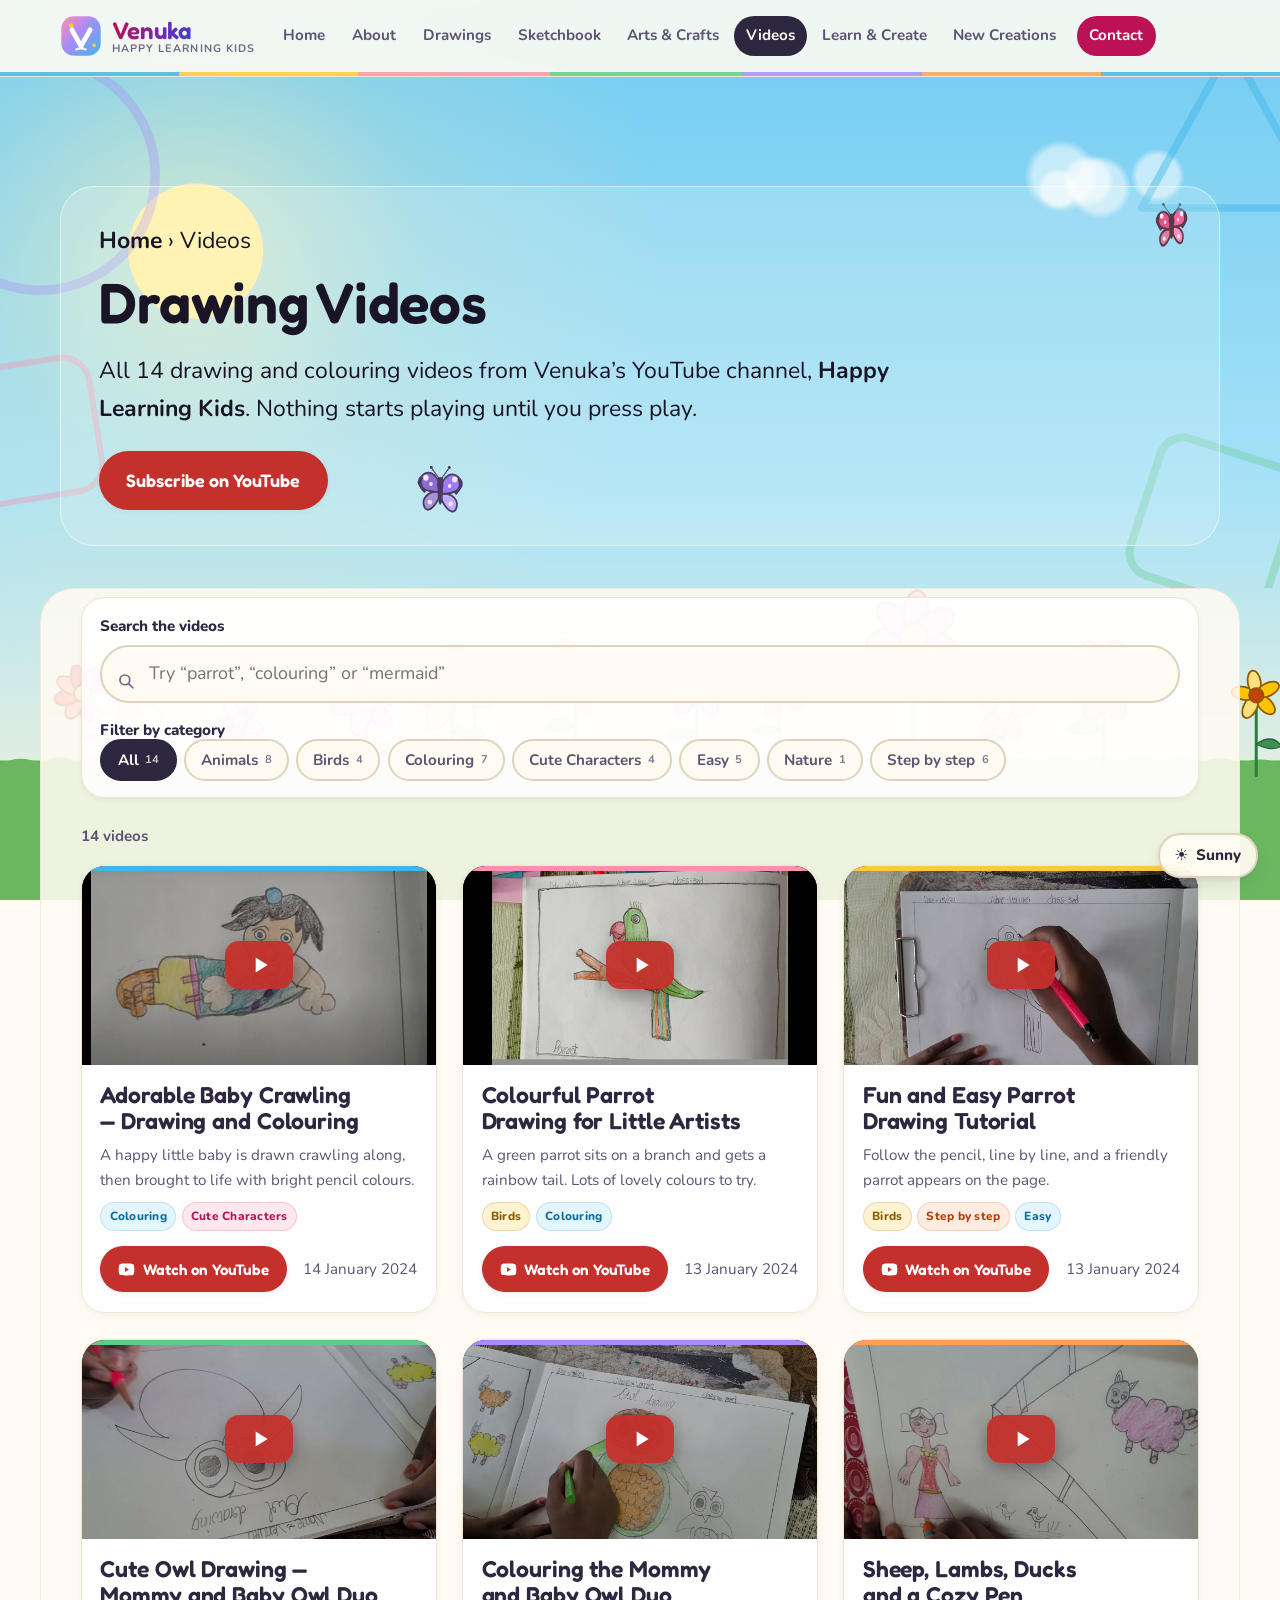
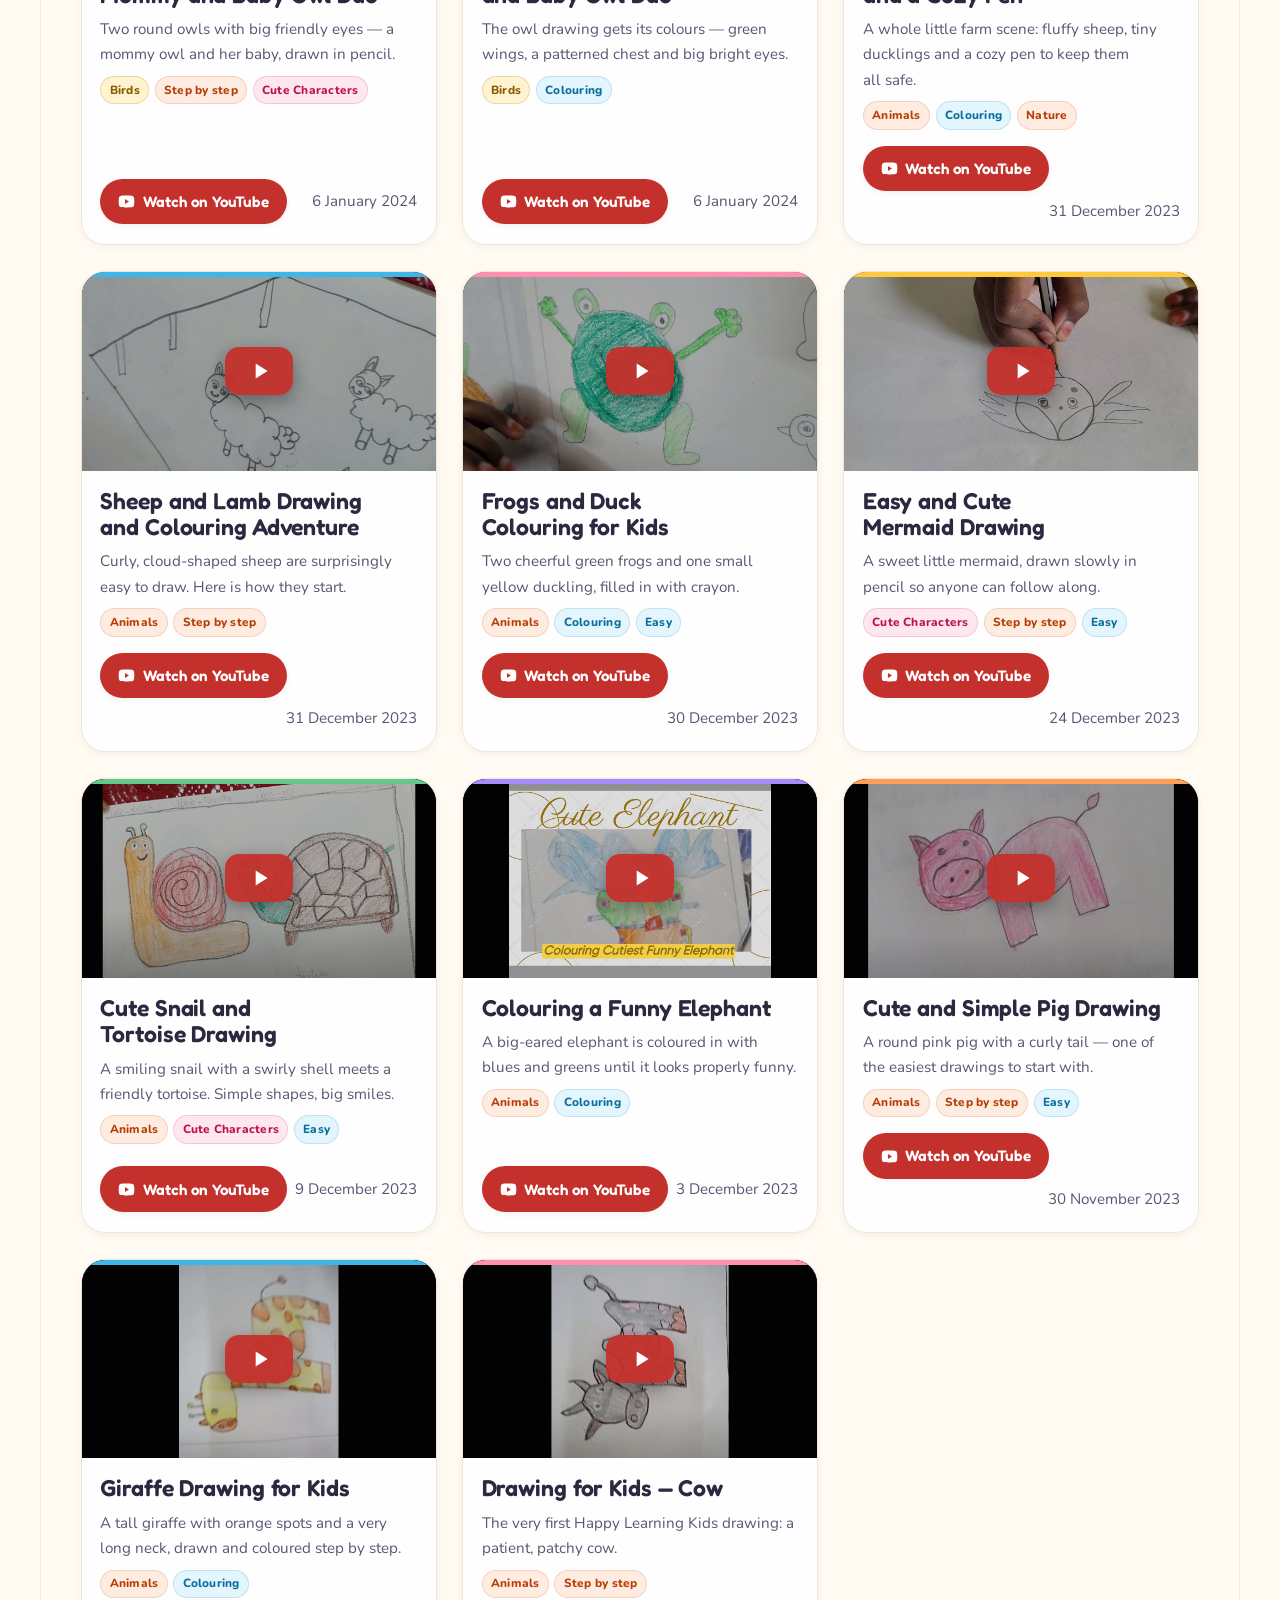
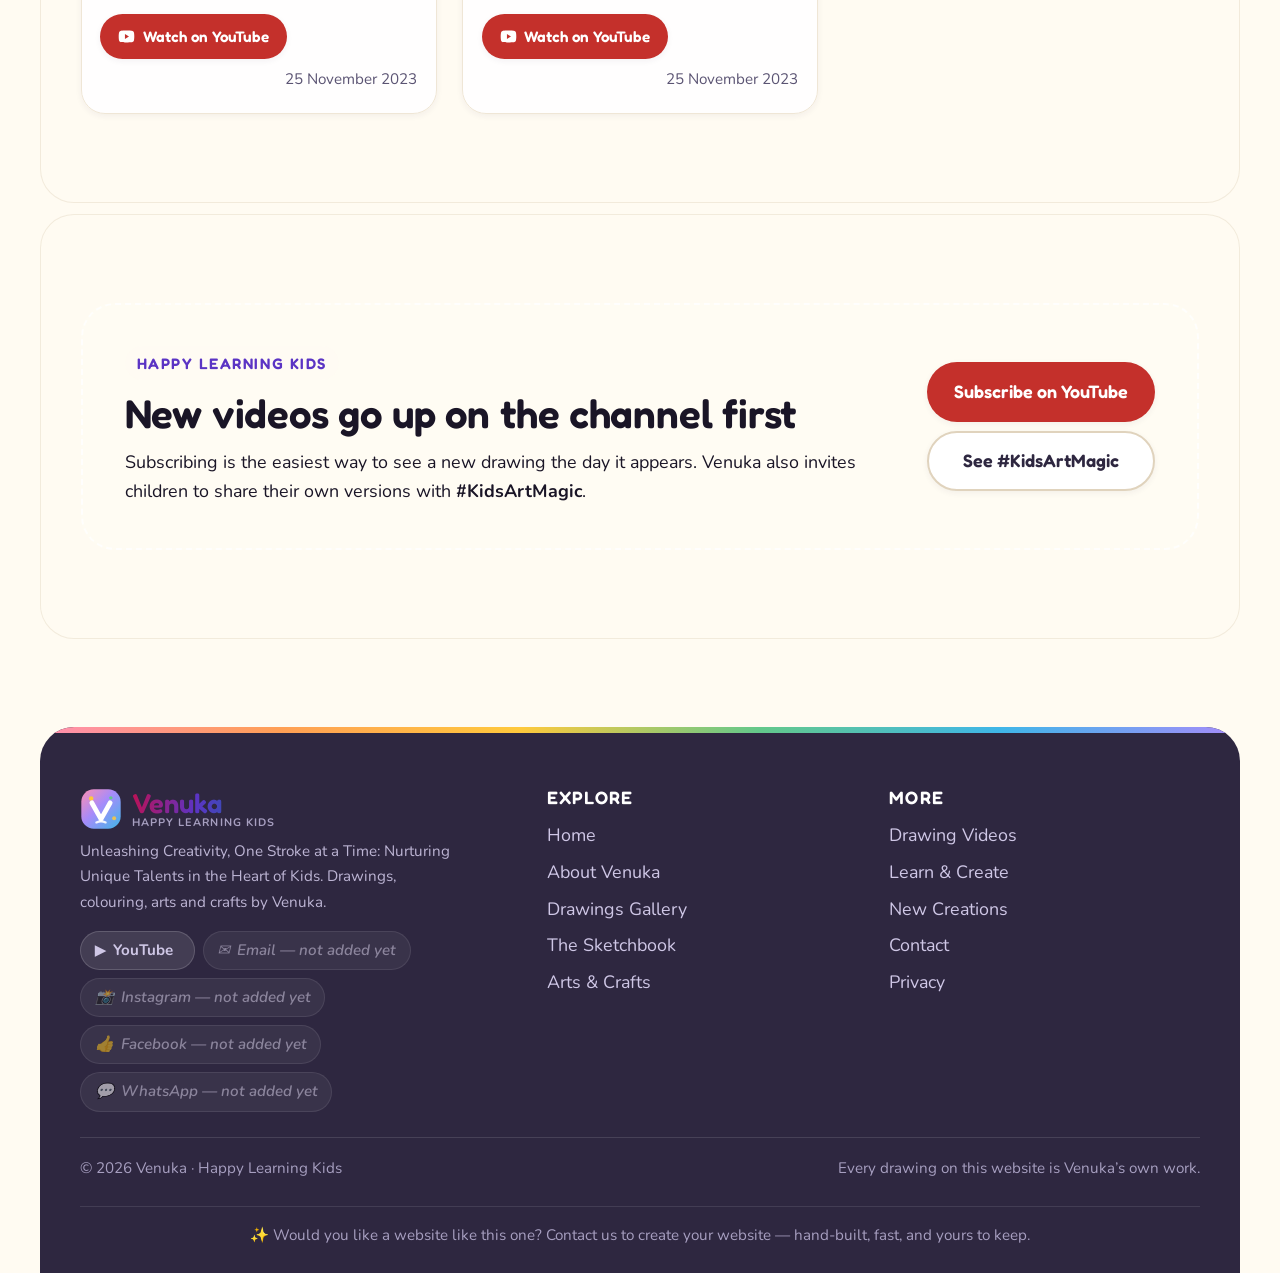
<file: videos.html>
<!doctype html>
<html lang="en">
<head>
  <meta charset="utf-8">
  <meta name="viewport" content="width=device-width, initial-scale=1">
  <title>Drawing Videos for Kids | Venuka — Happy Learning Kids</title>
  <meta name="description" content="All 14 step-by-step drawing and colouring videos by Venuka, from the Happy Learning Kids YouTube channel. Search and filter by subject; videos load only when you press play.">
  <meta name="color-scheme" content="light">
  <meta name="theme-color" content="#fffbf2">
  <meta name="author" content="Venuka">

  <!-- Social preview. Absolute addresses set by tools/set-domain.js
       for https://itsmehara.github.io/venuka-art/ — re-run that script if the address changes. -->
  <meta property="og:type" content="website">
  <meta property="og:url" content="https://itsmehara.github.io/venuka-art/videos.html">
  <meta property="og:site_name" content="Venuka — Happy Learning Kids">
  <meta property="og:title" content="Drawing Videos for Kids | Venuka — Happy Learning Kids">
  <meta property="og:description" content="All 14 step-by-step drawing and colouring videos by Venuka, from the Happy Learning Kids YouTube channel. Search and filter by subject; videos load only when you press play.">
  <meta property="og:image" content="https://itsmehara.github.io/venuka-art/assets/img/og-cover.jpg">
  <meta property="og:image:alt" content="A children's drawing of two green frogs and a yellow duckling by Venuka">
  <meta name="twitter:card" content="summary_large_image">
  <meta name="twitter:title" content="Drawing Videos for Kids | Venuka — Happy Learning Kids">
  <meta name="twitter:description" content="All 14 step-by-step drawing and colouring videos by Venuka, from the Happy Learning Kids YouTube channel. Search and filter by subject; videos load only when you press play.">
  <meta name="twitter:image" content="https://itsmehara.github.io/venuka-art/assets/img/og-cover.jpg">

  <link rel="canonical" href="https://itsmehara.github.io/venuka-art/videos.html">
  <link rel="icon" href="assets/img/favicon.svg" type="image/svg+xml">
  <link rel="apple-touch-icon" href="assets/img/logo.svg">

  <link rel="preconnect" href="https://fonts.googleapis.com">
  <link rel="preconnect" href="https://fonts.gstatic.com" crossorigin>
  <link rel="stylesheet"
        href="https://fonts.googleapis.com/css2?family=Fredoka:wght@400;500;600&family=Nunito:ital,wght@0,400;0,600;0,700;0,800;1,400&display=swap">
  <link rel="stylesheet" href="assets/css/style.css">
</head>
<body>
  <canvas id="scene-canvas" class="scene-canvas" aria-hidden="true"></canvas>
  <a class="skip-link" href="#main">Skip to main content</a>

  <header class="site-header">
    <div class="wrap header-inner">
      <a class="brand" href="index.html">
        <img class="brand-mark" src="assets/img/logo.svg" alt="" width="42" height="42">
        <span class="brand-text">
          <span class="brand-name">Venuka</span>
          <span class="brand-sub">Happy Learning Kids</span>
        </span>
      </a>

      <button class="nav-toggle" type="button" aria-expanded="false" aria-controls="site-nav">
        <span class="nav-toggle-bars" aria-hidden="true"></span> Menu
      </button>

      <nav class="site-nav" id="site-nav" aria-label="Main navigation">
        <ul>
          <li><a href="index.html">Home</a></li>
          <li><a href="about.html">About</a></li>
          <li><a href="drawings.html">Drawings</a></li>
          <li><a href="sketchbook.html">Sketchbook</a></li>
          <li><a href="crafts.html">Arts &amp; Crafts</a></li>
          <li><a href="videos.html" aria-current="page">Videos</a></li>
          <li><a href="learn.html">Learn &amp; Create</a></li>
          <li><a href="new-creations.html">New Creations</a></li>
          <li><a href="contact.html" class="nav-cta">Contact</a></li>
        </ul>
      </nav>
    </div>
  </header>

  <main id="main">
    <section class="page-hero">
      <div class="deco-layer" aria-hidden="true">
        <svg class="deco deco--circle float" viewBox="0 0 100 100" focusable="false"><circle cx="50" cy="50" r="48"/></svg>
        <svg class="deco deco--triangle float float--alt" viewBox="0 0 100 100" focusable="false"><path d="M50 5 97 90 3 90Z"/></svg>
        <svg class="deco deco--square float float--slow" viewBox="0 0 100 100" focusable="false"><rect x="5" y="5" width="90" height="90" rx="18"/></svg>
        <svg class="deco deco--diamond float float--alt" viewBox="0 0 100 100" focusable="false"><rect x="14" y="14" width="72" height="72" rx="12"/></svg>
      </div>
      <div class="wrap">
        <p class="breadcrumb"><a href="index.html">Home</a> &rsaquo; Videos</p>
        <h1>Drawing Videos</h1>
        <p>All 14 drawing and colouring videos from Venuka&rsquo;s YouTube channel,
          <strong>Happy Learning Kids</strong>. Nothing starts playing until you press play.</p>
        <p style="margin-top:1rem">
          <a class="btn btn--yt" href="https://www.youtube.com/@hlearningkids" target="_blank" rel="noopener">Subscribe on YouTube<span class="visually-hidden"> (opens in a new tab)</span></a>
        </p>
      </div>
    </section>

    <section class="section" style="padding-top:.5rem">
      <div class="wrap">
        <h2 class="visually-hidden">Happy Learning Kids video library</h2>
        <div class="toolbar">
          <div class="search-field">
            <label for="vid-search">Search the videos</label>
            <svg class="search-icon" width="18" height="18" viewBox="0 0 24 24" fill="none" stroke="currentColor" stroke-width="2.3" stroke-linecap="round" aria-hidden="true"><circle cx="10.5" cy="10.5" r="6.5"/><path d="M15.5 15.5 21 21"/></svg>
            <input type="search" id="vid-search" placeholder="Try &ldquo;parrot&rdquo;, &ldquo;colouring&rdquo; or &ldquo;mermaid&rdquo;"
                   autocomplete="off" spellcheck="false">
            <button type="button" class="search-clear" id="vid-search-clear" aria-label="Clear the search box">&times;</button>
          </div>
          <div>
            <p class="filters-label" id="vid-filter-label">Filter by category</p>
            <div class="filters" id="vid-filters" role="group" aria-labelledby="vid-filter-label"></div>
          </div>
        </div>

        <p class="result-count" id="vid-count" role="status" aria-live="polite"></p>
        <noscript><p class="noscript-note">This page needs JavaScript to show Venuka&rsquo;s work. You can also see everything on the <a href="https://www.youtube.com/@hlearningkids">Happy Learning Kids YouTube channel</a>.</p></noscript>
        <div id="vid-grid"><div class="skeleton-grid" aria-hidden="true"><div class="skeleton"><div class="skeleton-media"></div><div class="skeleton-line"></div><div class="skeleton-line"></div></div><div class="skeleton"><div class="skeleton-media"></div><div class="skeleton-line"></div><div class="skeleton-line"></div></div><div class="skeleton"><div class="skeleton-media"></div><div class="skeleton-line"></div><div class="skeleton-line"></div></div><div class="skeleton"><div class="skeleton-media"></div><div class="skeleton-line"></div><div class="skeleton-line"></div></div><div class="skeleton"><div class="skeleton-media"></div><div class="skeleton-line"></div><div class="skeleton-line"></div></div><div class="skeleton"><div class="skeleton-media"></div><div class="skeleton-line"></div><div class="skeleton-line"></div></div></div></div>
      </div>
    </section>

    <section class="section section--sun">
      <div class="wrap">
        <div class="callout callout--split">
          <div>
            <span class="section-kicker">Happy Learning Kids</span>
            <h2 class="mt-0">New videos go up on the channel first</h2>
            <p>Subscribing is the easiest way to see a new drawing the day it appears.
              Venuka also invites children to share their own versions with
              <strong>#KidsArtMagic</strong>.</p>
          </div>
          <div style="display:grid;gap:.6rem">
            <a class="btn btn--yt" href="https://www.youtube.com/@hlearningkids" target="_blank" rel="noopener">Subscribe on YouTube<span class="visually-hidden"> (opens in a new tab)</span></a>
            <a class="btn btn--ghost" href="https://www.youtube.com/hashtag/kidsartmagic" target="_blank" rel="noopener">See #KidsArtMagic<span class="visually-hidden"> (opens in a new tab)</span></a>
          </div>
        </div>
      </div>
    </section>

  </main>

  <footer class="site-footer">
    <div class="wrap footer-grid">
      <div class="footer-brand">
        <a class="brand" href="index.html">
          <img class="brand-mark" src="assets/img/logo.svg" alt="" width="42" height="42">
          <span class="brand-text">
            <span class="brand-name">Venuka</span>
            <span class="brand-sub">Happy Learning Kids</span>
          </span>
        </a>
        <p class="footer-blurb">Unleashing Creativity, One Stroke at a Time: Nurturing Unique Talents in the
          Heart of Kids. Drawings, colouring, arts and crafts by Venuka.</p>
        <div class="footer-social">
          <a class="social-pill" href="https://www.youtube.com/@hlearningkids" target="_blank" rel="noopener">
            <span aria-hidden="true">&#9654;&#65039;</span> YouTube<span class="visually-hidden"> — Happy Learning Kids channel (opens in a new tab)</span>
          </a>
          <span class="social-pill" data-contact-email aria-disabled="true"><span aria-hidden="true">&#9993;&#65039;</span> Email — not added yet</span>
          <span class="social-pill" aria-disabled="true"><span aria-hidden="true">&#128248;</span> Instagram — not added yet</span>
          <span class="social-pill" aria-disabled="true"><span aria-hidden="true">&#128077;</span> Facebook — not added yet</span>
          <span class="social-pill" aria-disabled="true"><span aria-hidden="true">&#128172;</span> WhatsApp — not added yet</span>
        </div>
      </div>

      <nav class="footer-nav" aria-label="Footer navigation">
        <h3>Explore</h3>
        <ul>
          <li><a href="index.html">Home</a></li>
          <li><a href="about.html">About Venuka</a></li>
          <li><a href="drawings.html">Drawings Gallery</a></li>
          <li><a href="sketchbook.html">The Sketchbook</a></li>
          <li><a href="crafts.html">Arts &amp; Crafts</a></li>
        </ul>
      </nav>

      <nav class="footer-nav" aria-label="More pages">
        <h3>More</h3>
        <ul>
          <li><a href="videos.html">Drawing Videos</a></li>
          <li><a href="learn.html">Learn &amp; Create</a></li>
          <li><a href="new-creations.html">New Creations</a></li>
          <li><a href="contact.html">Contact</a></li>
          <li><a href="privacy.html">Privacy</a></li>
        </ul>
      </nav>
    </div>

    <div class="wrap footer-bottom">
      <p class="mb-0">&copy; <span data-year>2026</span> Venuka &middot; Happy Learning Kids</p>
      <p class="mb-0">Every drawing on this website is Venuka&rsquo;s own work.</p>
    </div>

    <!-- Sits last on every page, below everything else. -->
    <div class="wrap footer-cta">
      <p class="mb-0">
        <span aria-hidden="true">&#10024;</span>
        Would you like a website like this one?
        <span data-contact-email-enquiry>Contact us to create your website</span>
        &mdash; hand-built, fast, and yours to keep.
      </p>
    </div>
  </footer>

  <button type="button" class="scene-toggle" id="scene-toggle" aria-pressed="true">
    <span class="scene-icon" data-scene-icon aria-hidden="true">&#9728;&#65039;</span>
    <span class="visually-hidden">Moving background scene</span>
    <span class="scene-label" data-scene-text>Sunny</span>
  </button>

  <script src="assets/js/data.js"></script>
  <script src="assets/js/site.js"></script>
  <script src="assets/js/scene.js"></script>
  <script src="assets/js/page-videos.js"></script>
</body>
</html>
</file>
<file: assets/css/style.css>
/* =========================================================================
   Venuka — Happy Learning Kids
   A joyful online art studio. One stylesheet, no build step.
   Sections: 1 Tokens  2 Base  3 Header/Nav  4 Buttons  5 Hero  6 Sections
             7 Cards  8 Toolbar (search/filters)  9 States  10 Lightbox
             11 Forms  12 Footer  13 Decor & motion  14 Utilities
   ========================================================================= */

/* ---------- 1. Tokens ---------------------------------------------------- */
:root {
  color-scheme: light;

  /* Palette — soft, joyful, contrast-checked */
  --cream:        #fffbf2;
  --cream-deep:   #fdf2dd;
  --paper:        #ffffff;
  --ink:          #2e2740;
  --ink-strong:   #1a1526;   /* for text sitting directly on the scene */
  --ink-soft:     #5b5473;
  --ink-faint:    #6f6887;

  --sky:          #3fb6e8;
  --sky-tint:     #e4f6fd;
  --sky-deep:     #0b6e9e;

  --sun:          #ffc93c;
  --sun-tint:     #fff3d0;
  --sun-deep:     #8a5900;

  --pink:         #ff8fb1;
  --pink-tint:    #ffe7ee;
  --pink-deep:    #bd1155;

  --green:        #63c88b;
  --green-tint:   #e2f7ea;
  --green-deep:   #14713e;

  --purple:       #a78bfa;
  --purple-tint:  #efe9ff;
  --purple-deep:  #5b34c4;

  --orange:       #ff9f55;
  --orange-tint:  #ffece0;
  --orange-deep:  #b83e08;

  --line:         #efe6d6;
  --line-strong:  #e0d3bd;

  /* Type */
  --font-display: "Fredoka", "Trebuchet MS", "Segoe UI", system-ui, sans-serif;
  --font-body:    "Nunito", "Segoe UI", system-ui, -apple-system, sans-serif;

  --step--1: clamp(0.86rem, 0.83rem + 0.15vw, 0.95rem);
  --step-0:  clamp(1rem, 0.96rem + 0.2vw, 1.12rem);
  --step-1:  clamp(1.2rem, 1.12rem + 0.4vw, 1.45rem);
  --step-2:  clamp(1.45rem, 1.3rem + 0.72vw, 1.95rem);
  --step-3:  clamp(1.8rem, 1.55rem + 1.2vw, 2.6rem);
  --step-4:  clamp(2.2rem, 1.7rem + 2.3vw, 3.75rem);

  /* Shape & depth */
  --r-sm: 10px;
  --r-md: 16px;
  --r-lg: 24px;
  --r-xl: 34px;
  --r-pill: 999px;

  --shadow-sm: 0 2px 6px rgba(46, 39, 64, .06);
  --shadow-md: 0 8px 24px -10px rgba(46, 39, 64, .22), 0 2px 6px rgba(46, 39, 64, .05);
  --shadow-lg: 0 22px 48px -20px rgba(46, 39, 64, .32), 0 4px 12px rgba(46, 39, 64, .07);

  --wrap: 1160px;
  --gutter: clamp(1rem, 4vw, 2.5rem);
  --section-y: clamp(3rem, 7vw, 5.5rem);

  --ease: cubic-bezier(.33, .9, .35, 1);
  --dur: .28s;
}

/* ---------- 2. Base ------------------------------------------------------ */
*, *::before, *::after { box-sizing: border-box; }

html { -webkit-text-size-adjust: 100%; scroll-behavior: smooth; }
@media (prefers-reduced-motion: reduce) { html { scroll-behavior: auto; } }

body {
  margin: 0;
  background: var(--cream);
  color: var(--ink);
  font-family: var(--font-body);
  font-size: var(--step-0);
  line-height: 1.65;
  -webkit-font-smoothing: antialiased;
  overflow-x: hidden;
}

h1, h2, h3, h4 {
  font-family: var(--font-display);
  font-weight: 600;
  line-height: 1.15;
  margin: 0 0 .5em;
  letter-spacing: -.005em;
  text-wrap: balance;
}
h1 { font-size: var(--step-4); }
h2 { font-size: var(--step-3); }
h3 { font-size: var(--step-1); }
p  { margin: 0 0 1em; text-wrap: pretty; }
p:last-child { margin-bottom: 0; }

img, svg, iframe { max-width: 100%; }
img { height: auto; display: block; }

a { color: var(--sky-deep); text-decoration-thickness: .09em; text-underline-offset: .16em; }
a:hover { color: var(--purple-deep); }

ul, ol { padding-left: 1.15em; }
li { margin-bottom: .35em; }

:focus-visible {
  outline: 3px solid var(--purple-deep);
  outline-offset: 3px;
  border-radius: 6px;
}

::selection { background: var(--sun-tint); color: var(--ink); }

.skip-link {
  position: absolute; left: 8px; top: -100px; z-index: 200;
  background: var(--ink); color: #fff; padding: .7em 1.2em;
  border-radius: 0 0 var(--r-md) var(--r-md); font-weight: 700;
  text-decoration: none; transition: top .18s var(--ease);
}
.skip-link:focus { top: 0; color: #fff; }

.wrap { width: min(100% - (var(--gutter) * 2), var(--wrap)); margin-inline: auto; }
.wrap--narrow { width: min(100% - (var(--gutter) * 2), 780px); margin-inline: auto; }

/* ---------- 3. Header & navigation --------------------------------------- */
.site-header {
  position: sticky; top: 0; z-index: 90;
  background: rgba(255, 251, 242, .88);
  backdrop-filter: blur(12px) saturate(1.3);
  -webkit-backdrop-filter: blur(12px) saturate(1.3);
  border-bottom: 1px solid var(--line);
}
.site-header::after {
  content: ""; display: block; height: 4px;
  background: linear-gradient(90deg, var(--sky) 0 14%, var(--sun) 14% 28%, var(--pink) 28% 43%,
              var(--green) 43% 58%, var(--purple) 58% 72%, var(--orange) 72% 86%, var(--sky) 86% 100%);
  opacity: .85;
}
.header-inner {
  display: flex; align-items: center; gap: 1rem;
  min-height: 72px;
}

.brand { display: inline-flex; align-items: center; gap: .6rem; text-decoration: none; color: var(--ink); }
.brand:hover { color: var(--ink); }
.brand-mark { width: 42px; height: 42px; flex: none; }
.brand-text { display: grid; line-height: 1.05; }
.brand-name {
  font-family: var(--font-display); font-weight: 600; font-size: 1.5rem;
  background: linear-gradient(96deg, var(--pink-deep), var(--purple-deep) 45%, var(--sky-deep));
  -webkit-background-clip: text; background-clip: text; color: transparent;
}
.brand-sub { font-size: .68rem; letter-spacing: .1em; text-transform: uppercase; color: var(--ink-faint); font-weight: 700; }

.nav-toggle {
  margin-left: auto; display: inline-flex; align-items: center; gap: .5rem;
  background: var(--paper); border: 2px solid var(--line-strong); color: var(--ink);
  font: inherit; font-weight: 700; padding: .5em .85em; border-radius: var(--r-pill); cursor: pointer;
}
.nav-toggle:hover { border-color: var(--purple); }
.nav-toggle-bars { position: relative; width: 18px; height: 2px; background: currentColor; border-radius: 2px; }
.nav-toggle-bars::before, .nav-toggle-bars::after {
  content: ""; position: absolute; left: 0; width: 18px; height: 2px; background: currentColor; border-radius: 2px;
  transition: transform var(--dur) var(--ease), top var(--dur) var(--ease);
}
.nav-toggle-bars::before { top: -6px; }
.nav-toggle-bars::after  { top: 6px; }
.nav-toggle[aria-expanded="true"] .nav-toggle-bars { background: transparent; }
.nav-toggle[aria-expanded="true"] .nav-toggle-bars::before { top: 0; transform: rotate(45deg); }
.nav-toggle[aria-expanded="true"] .nav-toggle-bars::after  { top: 0; transform: rotate(-45deg); }

.site-nav ul { list-style: none; display: flex; align-items: center; gap: .15rem; margin: 0; padding: 0; }
.site-nav li { margin: 0; }
.site-nav a {
  display: block; padding: .5em .8em; border-radius: var(--r-pill);
  color: var(--ink-soft); font-weight: 700; text-decoration: none; font-size: var(--step--1);
  white-space: nowrap; transition: background var(--dur) var(--ease), color var(--dur) var(--ease);
}
.site-nav a:hover { background: var(--purple-tint); color: var(--purple-deep); }
.site-nav a[aria-current="page"] { background: var(--ink); color: var(--cream); }
.site-nav .nav-cta {
  background: var(--pink-deep); color: #fff; margin-left: .4rem;
}
.site-nav .nav-cta:hover { background: var(--purple-deep); color: #fff; }

/* The horizontal nav needs about 1100px for the brand and nine items. Below
   that the header cannot fit its own contents: the last item spills past the
   right edge and the brand gets squashed onto three lines. Collapse to the
   Menu button before that happens rather than after. */
@media (max-width: 1200px) {
  .site-nav {
    position: absolute; inset: 100% 0 auto 0;
    background: var(--cream); border-bottom: 1px solid var(--line);
    box-shadow: var(--shadow-md);
    padding: .6rem var(--gutter) 1.2rem;
    display: none;
  }
  .site-nav.is-open { display: block; }
  .site-nav ul { flex-direction: column; align-items: stretch; gap: .15rem; }
  .site-nav a { padding: .75em 1em; font-size: var(--step-0); }
  .site-nav .nav-cta { margin-left: 0; margin-top: .4rem; text-align: center; }
}
@media (min-width: 1201px) { .nav-toggle { display: none; } }
@media (max-width: 400px) {
  .header-inner { gap: .5rem; min-height: 64px; }
  .brand-mark { width: 36px; height: 36px; }
  .brand-name { font-size: 1.28rem; }
  .brand-sub { font-size: .6rem; letter-spacing: .05em; }
  .nav-toggle { padding: .45em .7em; font-size: .9rem; }
}

/* ---------- 4. Buttons --------------------------------------------------- */
.btn {
  display: inline-flex; align-items: center; justify-content: center; gap: .5em;
  font-family: var(--font-display); font-weight: 600; font-size: var(--step-0);
  padding: .72em 1.4em; border-radius: var(--r-pill);
  border: 2px solid transparent; cursor: pointer; text-decoration: none;
  transition: transform var(--dur) var(--ease), box-shadow var(--dur) var(--ease),
              background var(--dur) var(--ease), color var(--dur) var(--ease);
  box-shadow: var(--shadow-sm);
}
.btn:hover { transform: translateY(-2px); box-shadow: var(--shadow-md); }
.btn:active { transform: translateY(0); }
.btn svg { flex: none; }

.btn--primary { background: var(--pink-deep); color: #fff; }
.btn--primary:hover { background: #a30d48; color: #fff; }
.btn--sky     { background: var(--sky-deep); color: #fff; }
.btn--sky:hover { background: #085a82; color: #fff; }
.btn--purple  { background: var(--purple-deep); color: #fff; }
.btn--purple:hover { background: #4a27a8; color: #fff; }
.btn--green   { background: var(--green-deep); color: #fff; }
.btn--green:hover { background: #0f5c31; color: #fff; }
.btn--yt      { background: #c4302b; color: #fff; }
.btn--yt:hover { background: #a3231f; color: #fff; }
.btn--ghost {
  background: var(--paper); color: var(--ink); border-color: var(--line-strong);
}
.btn--ghost:hover { background: var(--paper); color: var(--purple-deep); border-color: var(--purple); }
.btn--sm { font-size: var(--step--1); padding: .55em 1.05em; }
.btn--block { width: 100%; }

.link-arrow {
  display: inline-flex; align-items: center; gap: .35em; font-weight: 800;
  text-decoration: none; color: var(--purple-deep);
}
.link-arrow::after { content: "→"; transition: transform var(--dur) var(--ease); }
.link-arrow:hover::after { transform: translateX(4px); }

/* ---------- 5. Hero ------------------------------------------------------ */
.hero { position: relative; padding: clamp(2.5rem, 6vw, 5rem) 0 clamp(2rem, 5vw, 4rem); overflow: hidden; }
.hero-grid {
  display: grid; gap: clamp(1.75rem, 4vw, 3.5rem);
  grid-template-columns: 1fr; align-items: center;
}
@media (min-width: 900px) { .hero-grid { grid-template-columns: 1.05fr .95fr; } }

.eyebrow {
  display: inline-flex; align-items: center; gap: .5em;
  background: var(--sun-tint); color: var(--sun-deep);
  border: 2px solid #f6dc9a;
  font-weight: 800; font-size: var(--step--1);
  padding: .4em 1em; border-radius: var(--r-pill); margin-bottom: 1.1rem;
}
.hero h1 { margin-bottom: .35em; }
.hero h1 .swash {
  position: relative; display: inline-block; white-space: nowrap;
  max-width: 100%;                    /* never wider than the card it sits in */
}
.hero h1 .swash::after {
  content: ""; position: absolute; left: -2%; right: -2%; bottom: -.06em; height: .26em;
  background: var(--sun); border-radius: var(--r-pill); z-index: -1; opacity: .9;
  transform: rotate(-.7deg);
}
.hero-lede { font-size: var(--step-1); color: var(--ink-soft); max-width: 34ch; }
.hero-actions { display: flex; flex-wrap: wrap; gap: .7rem; margin-top: 1.6rem; }

.hero-welcome {
  margin-top: 1.8rem; display: inline-flex; align-items: center; gap: .65rem;
  background: var(--paper); border: 2px dashed var(--pink);
  border-radius: var(--r-lg); padding: .75rem 1.15rem;
  font-family: var(--font-display); font-weight: 600; color: var(--pink-deep);
  box-shadow: var(--shadow-sm);
}

/* Featured artwork "taped paper" frame */
.hero-art { position: relative; }
.art-frame {
  position: relative; background: var(--paper); padding: 14px 14px 0;
  border-radius: var(--r-lg); box-shadow: var(--shadow-lg);
  transform: rotate(-1.6deg);
}
.art-frame img { border-radius: var(--r-md); width: 100%; }
.art-frame figcaption {
  font-family: var(--font-display); font-weight: 600; text-align: center;
  padding: .7rem .5rem .9rem; color: var(--ink-soft); font-size: var(--step--1);
}
.art-frame::before, .art-frame::after {
  content: ""; position: absolute; top: -13px; width: 78px; height: 26px;
  background: rgba(255, 201, 60, .55); border: 1px solid rgba(255, 201, 60, .8);
  border-radius: 3px;
}
.art-frame::before { left: 12%; transform: rotate(-6deg); }
.art-frame::after  { right: 12%; transform: rotate(5deg); }

.hero-badge {
  position: absolute; right: -6px; bottom: -14px;
  background: var(--green-deep); color: #fff;
  font-family: var(--font-display); font-weight: 600; font-size: var(--step--1);
  padding: .55em 1.1em; border-radius: var(--r-pill);
  box-shadow: var(--shadow-md); transform: rotate(-3deg);
}

/* ---------- 6. Sections -------------------------------------------------- */
.section { padding-block: var(--section-y); position: relative; }
.section--tint { background: var(--paper); border-block: 1px solid var(--line); }
.section--sky  { background: linear-gradient(180deg, var(--sky-tint), var(--cream)); }
.section--sun  { background: linear-gradient(180deg, var(--sun-tint), var(--cream)); }

.section-head { margin-bottom: clamp(1.6rem, 3.5vw, 2.6rem); max-width: 62ch; }
.section-head--center { margin-inline: auto; text-align: center; }
.section-head p { color: var(--ink-soft); font-size: var(--step-1); margin-bottom: 0; }
.section-kicker {
  display: block; font-family: var(--font-display); font-weight: 600;
  color: var(--purple-deep); font-size: var(--step--1);
  letter-spacing: .1em; text-transform: uppercase; margin-bottom: .4rem;
}
.underline-swash { display: block; width: 190px; max-width: 55%; height: 12px; margin: .1rem 0 1rem; color: var(--sun); }
.section-head--center .underline-swash { margin-inline: auto; }

.section-foot { margin-top: clamp(1.6rem, 3vw, 2.4rem); display: flex; flex-wrap: wrap; gap: .8rem; justify-content: center; }

/* Page banner (inner pages) */
.page-hero { padding: clamp(2.2rem, 5vw, 3.6rem) 0 clamp(1.4rem, 3vw, 2.2rem); position: relative; overflow: hidden; }
.page-hero h1 { margin-bottom: .3em; }
.page-hero p { font-size: var(--step-1); color: var(--ink-soft); max-width: 60ch; }
.breadcrumb { font-size: var(--step--1); color: var(--ink-faint); margin-bottom: .6rem; }
.breadcrumb a { color: var(--ink-soft); text-decoration: none; font-weight: 700; }
.breadcrumb a:hover { color: var(--purple-deep); text-decoration: underline; }

/* ---------- 7. Cards ----------------------------------------------------- */
.grid { display: grid; gap: clamp(1rem, 2.4vw, 1.6rem); }
.grid--3 { grid-template-columns: repeat(auto-fill, minmax(min(100%, 290px), 1fr)); }
.grid--4 { grid-template-columns: repeat(auto-fill, minmax(min(100%, 235px), 1fr)); }
.grid--2 { grid-template-columns: repeat(auto-fill, minmax(min(100%, 400px), 1fr)); }

.card {
  position: relative; display: flex; flex-direction: column;
  background: var(--paper); border: 1px solid var(--line);
  border-radius: var(--r-lg); overflow: hidden;
  box-shadow: var(--shadow-sm);
  transition: transform var(--dur) var(--ease), box-shadow var(--dur) var(--ease), border-color var(--dur) var(--ease);
}
.card::before {
  content: ""; position: absolute; inset: 0 0 auto; height: 5px; z-index: 2;
  background: var(--accent, var(--sky));
}
.card:hover, .card:focus-within { transform: translateY(-4px); box-shadow: var(--shadow-lg); border-color: var(--line-strong); }
.card-body { padding: 1.05rem 1.15rem 1.25rem; display: flex; flex-direction: column; flex: 1; gap: .55rem; }
.card-title { font-size: var(--step-1); margin: 0; }
.card-title a { color: inherit; text-decoration: none; }
.card-desc { color: var(--ink-soft); font-size: var(--step--1); margin: 0; }
.card-foot { margin-top: auto; padding-top: .45rem; display: flex; flex-wrap: wrap; gap: .5rem; align-items: center; }

.media {
  position: relative; display: block; width: 100%;
  background: var(--cream-deep);
  aspect-ratio: 4 / 3; overflow: hidden;
}
.media--wide { aspect-ratio: 16 / 9; }
.media img { width: 100%; height: 100%; object-fit: cover; transition: transform .5s var(--ease); }
.card:hover .media img { transform: scale(1.045); }

.tag-row { display: flex; flex-wrap: wrap; gap: .35rem; }
.tag {
  font-size: .74rem; font-weight: 800; letter-spacing: .02em;
  padding: .28em .7em; border-radius: var(--r-pill);
  background: var(--sky-tint); color: var(--sky-deep); border: 1px solid rgba(11, 110, 158, .16);
}
.tag--pink   { background: var(--pink-tint);   color: var(--pink-deep);   border-color: rgba(189, 17, 85, .16); }
.tag--green  { background: var(--green-tint);  color: var(--green-deep);  border-color: rgba(20, 113, 62, .16); }
.tag--purple { background: var(--purple-tint); color: var(--purple-deep); border-color: rgba(91, 52, 196, .16); }
.tag--sun    { background: var(--sun-tint);    color: var(--sun-deep);    border-color: rgba(138, 89, 0, .18); }
.tag--orange { background: var(--orange-tint); color: var(--orange-deep); border-color: rgba(184, 62, 8, .16); }

/* Small badge sitting on the image */
.media-badge {
  position: absolute; left: .6rem; bottom: .6rem; z-index: 2;
  background: rgba(46, 39, 64, .82); color: #fff;
  font-size: .72rem; font-weight: 800; letter-spacing: .02em;
  padding: .3em .7em; border-radius: var(--r-pill);
  backdrop-filter: blur(4px); display: inline-flex; align-items: center; gap: .35em;
}

/* Artwork tile = button that opens the lightbox */
.art-tile { padding: 0; border: 0; background: none; font: inherit; cursor: zoom-in; text-align: left; width: 100%; }
.art-tile .media::after {
  content: ""; position: absolute; inset: 0; background: rgba(46, 39, 64, 0); transition: background var(--dur) var(--ease);
}
.art-tile:hover .media::after { background: rgba(46, 39, 64, .1); }
.zoom-hint {
  position: absolute; right: .6rem; top: 1rem; z-index: 3;
  width: 34px; height: 34px; border-radius: 50%;
  background: rgba(255, 255, 255, .92); color: var(--ink);
  display: grid; place-items: center; box-shadow: var(--shadow-sm);
  opacity: 0; transform: scale(.85); transition: opacity var(--dur) var(--ease), transform var(--dur) var(--ease);
}
.art-tile:hover .zoom-hint, .art-tile:focus-visible .zoom-hint { opacity: 1; transform: scale(1); }

/* Video facade */
.video-facade { position: relative; width: 100%; border: 0; padding: 0; background: var(--ink); cursor: pointer; display: block; }
.video-facade img { width: 100%; height: 100%; object-fit: cover; opacity: .95; transition: opacity var(--dur) var(--ease), transform .5s var(--ease); }
.video-facade:hover img { opacity: 1; transform: scale(1.04); }
.play-btn {
  position: absolute; inset: 0; margin: auto; width: 68px; height: 48px;
  border-radius: 14px; background: rgba(196, 48, 43, .94);
  display: grid; place-items: center; pointer-events: none;
  box-shadow: 0 6px 18px rgba(0, 0, 0, .35);
  transition: transform var(--dur) var(--ease), background var(--dur) var(--ease);
}
.video-facade:hover .play-btn { transform: scale(1.1); background: #c4302b; }
.play-btn svg { width: 26px; height: 26px; fill: #fff; margin-left: 2px; }
.video-embed { position: relative; width: 100%; aspect-ratio: 16 / 9; background: #000; }
.video-embed iframe { position: absolute; inset: 0; width: 100%; height: 100%; border: 0; }

/* Numbered step lists (crafts, learn) */
.steps { counter-reset: step; list-style: none; padding: 0; margin: .4rem 0 0; display: grid; gap: .55rem; }
.steps li { counter-increment: step; position: relative; padding-left: 2.4rem; margin: 0; color: var(--ink-soft); font-size: var(--step--1); }
.steps li::before {
  content: counter(step); position: absolute; left: 0; top: .05em;
  width: 1.7rem; height: 1.7rem; border-radius: 50%;
  background: var(--purple-tint); color: var(--purple-deep);
  font-family: var(--font-display); font-weight: 600; font-size: .85rem;
  display: grid; place-items: center;
}

/* Feature / idea tiles */
.tile {
  background: var(--paper); border: 1px solid var(--line); border-radius: var(--r-lg);
  padding: 1.35rem 1.4rem; box-shadow: var(--shadow-sm);
  transition: transform var(--dur) var(--ease), box-shadow var(--dur) var(--ease);
}
.tile:hover { transform: translateY(-3px); box-shadow: var(--shadow-md); }
.tile h3 { margin-bottom: .35rem; }
.tile p { color: var(--ink-soft); font-size: var(--step--1); }
.tile-icon {
  width: 52px; height: 52px; border-radius: var(--r-md); display: grid; place-items: center;
  margin-bottom: .85rem; font-size: 1.6rem; background: var(--accent-tint, var(--sky-tint));
}

/* Callout strip */
.callout {
  background: var(--paper); border: 2px dashed var(--purple);
  border-radius: var(--r-xl); padding: clamp(1.4rem, 3.5vw, 2.6rem);
  display: grid; gap: 1.2rem; align-items: center; box-shadow: var(--shadow-sm);
}
@media (min-width: 780px) { .callout--split { grid-template-columns: 1fr auto; } }
.callout h2, .callout h3 { margin-bottom: .3em; }
.callout p { color: var(--ink-soft); margin-bottom: 0; }

/* ---------- 8. Toolbar: search + filters --------------------------------- */
.toolbar {
  background: var(--paper); border: 1px solid var(--line); border-radius: var(--r-lg);
  padding: 1rem 1.15rem; box-shadow: var(--shadow-sm); margin-bottom: 1.6rem;
  display: grid; gap: .9rem;
}
.search-field { position: relative; display: block; }
.search-field label { display: block; font-weight: 800; font-size: var(--step--1); margin-bottom: .35rem; }
.search-field input {
  width: 100%; font: inherit; color: var(--ink);
  padding: .7em 2.6em .7em 2.6em;
  border: 2px solid var(--line-strong); border-radius: var(--r-pill);
  background: var(--cream);
}
.search-field input:focus { border-color: var(--purple); background: var(--paper); }
.search-icon { position: absolute; left: .95em; bottom: .72em; color: var(--ink-faint); pointer-events: none; }
.search-clear {
  position: absolute; right: .5em; bottom: .42em;
  border: 0; background: var(--line); color: var(--ink); cursor: pointer;
  width: 28px; height: 28px; border-radius: 50%; font-size: 1rem; line-height: 1;
  display: none; place-items: center;
}
.search-clear.is-visible { display: grid; }
.search-clear:hover { background: var(--pink-tint); color: var(--pink-deep); }

.filters { display: flex; flex-wrap: wrap; gap: .45rem; }
.filters-label {
  width: 100%; font-weight: 800; font-size: var(--step--1); margin-bottom: -.2rem;
}
.chip {
  font: inherit; font-weight: 700; font-size: var(--step--1);
  padding: .42em 1em; border-radius: var(--r-pill); cursor: pointer;
  background: var(--cream); color: var(--ink-soft);
  border: 2px solid var(--line-strong);
  transition: background var(--dur) var(--ease), color var(--dur) var(--ease), border-color var(--dur) var(--ease);
  display: inline-flex; align-items: center; gap: .45em;
}
.chip:hover { border-color: var(--purple); color: var(--purple-deep); }
.chip[aria-pressed="true"] { background: var(--ink); border-color: var(--ink); color: var(--cream); }
.chip-count { font-size: .74em; opacity: .75; font-variant-numeric: tabular-nums; }

.result-count { font-size: var(--step--1); color: var(--ink-soft); font-weight: 700; margin-bottom: 1rem; }

/* ---------- 9. States: loading / empty / error --------------------------- */
.state {
  border: 2px dashed var(--line-strong); border-radius: var(--r-lg);
  background: var(--paper); padding: clamp(1.8rem, 5vw, 3rem) 1.5rem;
  text-align: center; color: var(--ink-soft);
}
.state h3 { color: var(--ink); margin-bottom: .35rem; }
.state p { margin-bottom: 0; }
.state-emoji { font-size: 2.4rem; display: block; margin-bottom: .5rem; }
.state--error { border-color: var(--orange); background: var(--orange-tint); color: var(--orange-deep); }
.state--error h3 { color: var(--orange-deep); }
.state--ok { border-style: solid; border-color: var(--green); background: var(--green-tint); color: var(--green-deep); }
.state--ok h3 { color: var(--green-deep); }

/* Skeleton loader */
.skeleton-grid { display: grid; gap: clamp(1rem, 2.4vw, 1.6rem); grid-template-columns: repeat(auto-fill, minmax(min(100%, 290px), 1fr)); }
.skeleton {
  border-radius: var(--r-lg); border: 1px solid var(--line); background: var(--paper); overflow: hidden;
}
.skeleton-media { aspect-ratio: 4 / 3; background: var(--cream-deep); }
.skeleton-line { height: 12px; margin: 1rem 1.15rem; border-radius: var(--r-pill); background: var(--cream-deep); }
.skeleton-line:last-child { width: 60%; margin-bottom: 1.4rem; }
.skeleton-media, .skeleton-line {
  background: linear-gradient(90deg, var(--cream-deep) 25%, #f7ecd6 37%, var(--cream-deep) 63%);
  background-size: 400% 100%; animation: shimmer 1.4s linear infinite;
}
@keyframes shimmer { 0% { background-position: 100% 0; } 100% { background-position: 0 0; } }

/* "Photo coming soon" placeholder inside a media box */
.media--placeholder {
  display: grid; place-items: center; text-align: center; padding: 1rem;
  background: repeating-linear-gradient(-45deg, var(--cream-deep) 0 12px, #fbf0d9 12px 24px);
  color: var(--ink-soft);
}
.media--placeholder .ph-emoji { font-size: 2rem; display: block; }
.media--placeholder .ph-text { font-weight: 800; font-size: var(--step--1); }
.media--placeholder .ph-sub { font-size: .78rem; color: var(--ink-faint); }

/* ---------- 10. Lightbox ------------------------------------------------- */
.lightbox {
  position: fixed; inset: 0; z-index: 120;
  background: rgba(29, 24, 41, .9);
  backdrop-filter: blur(6px); -webkit-backdrop-filter: blur(6px);
  display: none; padding: clamp(.5rem, 3vw, 2rem);
}
.lightbox.is-open { display: grid; place-items: center; }
.lightbox-dialog {
  background: var(--cream); border-radius: var(--r-lg); overflow: hidden;
  width: min(100%, 1080px); max-height: 100%;
  display: grid; grid-template-rows: auto 1fr; box-shadow: var(--shadow-lg);
}
@media (min-width: 900px) {
  .lightbox-dialog { grid-template-columns: minmax(0, 1.55fr) minmax(300px, .95fr);
                     grid-template-rows: 1fr; min-height: min(66vh, 620px); }
}
.lightbox-figure {
  background: #1d1829; display: grid; place-items: center; min-height: 240px; position: relative; padding: 1rem;
}
.lightbox-figure img { max-height: min(72vh, 720px); width: auto; max-width: 100%; object-fit: contain; border-radius: var(--r-sm); }
@media (max-width: 899px) { .lightbox-figure { padding: .6rem; } .lightbox-figure img { max-height: 40vh; } }
.lightbox-panel { padding: 1.4rem 1.5rem; overflow-y: auto; display: flex; flex-direction: column; gap: .8rem; }
.lightbox-panel h2 { font-size: var(--step-2); margin-bottom: 0; }
.lightbox-panel .lb-desc { color: var(--ink-soft); }
.lb-meta { list-style: none; padding: 0; margin: 0; display: grid; gap: .5rem; border-top: 1px solid var(--line); padding-top: .9rem; }
.lb-meta li { display: grid; grid-template-columns: 8.5rem 1fr; gap: .5rem; margin: 0; font-size: var(--step--1); }
.lb-meta dt, .lb-meta .k { font-weight: 800; color: var(--ink); }
.lb-meta .v { color: var(--ink-soft); }
.lb-meta .v.is-missing { color: var(--ink-faint); font-style: italic; }
.lightbox-actions { margin-top: auto; display: flex; flex-wrap: wrap; gap: .55rem; padding-top: .6rem; }

.lb-close {
  position: absolute; top: .6rem; right: .6rem; z-index: 5;
  width: 42px; height: 42px; border-radius: 50%; border: 0; cursor: pointer;
  background: rgba(255, 255, 255, .92); color: var(--ink); font-size: 1.25rem; line-height: 1;
  display: grid; place-items: center; box-shadow: var(--shadow-sm);
}
.lb-close:hover { background: #fff; color: var(--pink-deep); }
.lb-nav {
  position: absolute; top: 50%; transform: translateY(-50%); z-index: 5;
  width: 44px; height: 44px; border-radius: 50%; border: 0; cursor: pointer;
  background: rgba(255, 255, 255, .85); color: var(--ink); font-size: 1.3rem; line-height: 1;
  display: grid; place-items: center; box-shadow: var(--shadow-sm);
}
.lb-nav:hover { background: #fff; color: var(--purple-deep); }
.lb-prev { left: .6rem; }
.lb-next { right: .6rem; }
.lb-counter {
  position: absolute; bottom: .7rem; left: 50%; transform: translateX(-50%);
  background: rgba(29, 24, 41, .75); color: #fff; font-size: .78rem; font-weight: 700;
  padding: .25em .8em; border-radius: var(--r-pill);
}
body.lb-open { overflow: hidden; }

/* ---------- 11. Forms ---------------------------------------------------- */
.form-card {
  background: var(--paper); border: 1px solid var(--line); border-radius: var(--r-lg);
  padding: clamp(1.3rem, 3.5vw, 2.2rem); box-shadow: var(--shadow-md);
}
.field { margin-bottom: 1.1rem; }
.field label { display: block; font-weight: 800; margin-bottom: .35rem; }
.field .req { color: var(--pink-deep); }
.field .hint { font-size: .82rem; color: var(--ink-faint); font-weight: 600; display: block; margin-top: .15rem; }
.field input, .field select, .field textarea {
  width: 100%; font: inherit; color: var(--ink); background: var(--cream);
  border: 2px solid var(--line-strong); border-radius: var(--r-md);
  padding: .7em .9em;
}
.field textarea { min-height: 150px; resize: vertical; border-radius: var(--r-md); }
.field input:focus, .field select:focus, .field textarea:focus { border-color: var(--purple); background: var(--paper); }
.field input[aria-invalid="true"], .field textarea[aria-invalid="true"] { border-color: var(--orange-deep); background: var(--orange-tint); }
.field input[type="checkbox"] {
  width: 1.15rem; height: 1.15rem; margin: .18rem .55rem 0 0; flex: none;
  accent-color: var(--purple-deep);
}
.field--consent label { display: flex; align-items: flex-start; font-weight: 700; }
.field-error { color: var(--orange-deep); font-weight: 700; font-size: var(--step--1); margin-top: .3rem; min-height: 1.2em; }
.field-error:empty { min-height: 0; }

.form-note {
  background: var(--sun-tint); border: 1px solid #f3dda4; border-radius: var(--r-md);
  padding: .9rem 1.1rem; font-size: var(--step--1); color: var(--sun-deep); margin-bottom: 1.3rem;
}
.form-note strong { color: #6d4600; }

.contact-list { list-style: none; padding: 0; margin: 0; display: grid; gap: .75rem; }
.contact-list li { margin: 0; }
.contact-item {
  display: flex; gap: .85rem; align-items: flex-start;
  background: var(--paper); border: 1px solid var(--line); border-radius: var(--r-md);
  padding: .85rem 1rem; text-decoration: none; color: inherit;
}
a.contact-item:hover { border-color: var(--purple); color: inherit; }
.contact-item .ci-icon { font-size: 1.3rem; flex: none; line-height: 1.3; }
.contact-item .ci-label { font-weight: 800; display: block; }
.contact-item .ci-value { color: var(--ink-soft); font-size: var(--step--1); word-break: break-word; }
.contact-item .ci-value.is-placeholder { color: var(--ink-faint); font-style: italic; }

/* ---------- 12. Footer --------------------------------------------------- */
.site-footer { background: var(--ink); color: #d8d2e8; margin-top: var(--section-y); }
.site-footer::before {
  content: ""; display: block; height: 6px;
  background: linear-gradient(90deg, var(--pink), var(--orange), var(--sun), var(--green), var(--sky), var(--purple));
}
.footer-grid { display: grid; gap: 2rem; padding: clamp(2.2rem, 5vw, 3.4rem) 0 1.6rem; }
@media (min-width: 760px) { .footer-grid { grid-template-columns: 1.4fr 1fr 1fr; } }
.site-footer h2, .site-footer h3 { color: #fff; font-size: var(--step-0); letter-spacing: .06em; text-transform: uppercase; margin-bottom: .8rem; }
.site-footer a { color: #cfc7e6; text-decoration: none; }
.site-footer a:hover { color: #fff; text-decoration: underline; }
.footer-nav ul { list-style: none; padding: 0; margin: 0; display: grid; gap: .45rem; }
.footer-nav li { margin: 0; }
.footer-blurb { color: #bdb5d4; font-size: var(--step--1); max-width: 42ch; }
.footer-brand .brand-name { font-size: 1.7rem; }
.footer-brand .brand-sub { color: #a79fc0; }
.footer-social { display: flex; flex-wrap: wrap; gap: .5rem; margin-top: 1rem; }
.social-pill {
  display: inline-flex; align-items: center; gap: .45em;
  background: rgba(255, 255, 255, .1); border: 1px solid rgba(255, 255, 255, .16);
  border-radius: var(--r-pill); padding: .4em .9em; font-size: var(--step--1); font-weight: 700;
}
.social-pill:hover { background: rgba(255, 255, 255, .18); text-decoration: none !important; }
.social-pill[aria-disabled="true"] { opacity: .55; font-style: italic; font-weight: 600; }
.footer-bottom {
  border-top: 1px solid rgba(255, 255, 255, .12); padding: 1.1rem 0 1.6rem;
  display: flex; flex-wrap: wrap; gap: .6rem 1.2rem; justify-content: space-between;
  font-size: var(--step--1); color: #a79fc0;
}

/* The last line on every page: an offer to build a site for someone else.
   Deliberately quiet — it sits below the copyright, reads as a footnote
   rather than an advertisement, and never competes with Venuka's work. */
.footer-cta {
  border-top: 1px solid rgba(255, 255, 255, .10);
  padding: 1rem 0 1.5rem; text-align: center;
  font-size: var(--step--1); color: #a79fc0;
}
.footer-cta a {
  color: #d9cffb; font-weight: 700; text-decoration: underline;
  text-underline-offset: 3px; text-decoration-thickness: 1px;
}
.footer-cta a:hover { color: #fff; }
@media (max-width: 620px) { .footer-cta { padding: .9rem 0 1.3rem; } }

/* The contact form's spam trap. Off-screen rather than display:none,
   because a bot can detect display:none and skip the field, which would
   defeat the whole point. */
.hp-wrap {
  position: absolute; left: -9999px; top: auto;
  width: 1px; height: 1px; overflow: hidden;
}

/* ---------- 13. Decor & motion ------------------------------------------- */
.blob { position: absolute; z-index: -1; pointer-events: none; opacity: .5; filter: blur(2px); }
.blob--1 { top: -70px; left: -90px; width: 320px; color: var(--sky); }
.blob--2 { bottom: -110px; right: -80px; width: 380px; color: var(--pink); }
.blob--3 { top: 30%; right: 6%; width: 120px; color: var(--sun); opacity: .55; }

/* Keep the decorative shapes gentle on small screens, where they sit directly
   behind the headings rather than beside them. */
@media (max-width: 760px) {
  .blob { opacity: .28; }
  .blob--1 { width: 230px; top: -50px; left: -80px; }
  .blob--2 { width: 260px; bottom: -70px; right: -70px; }
}

.float { animation: float 7s ease-in-out infinite; }
.float--slow { animation-duration: 10s; }
.float--alt  { animation-delay: -3.5s; }
@keyframes float {
  0%, 100% { transform: translateY(0) rotate(0deg); }
  50%      { transform: translateY(-14px) rotate(2.5deg); }
}

/* Content is visible by default. The hidden starting state is only switched on
   once JavaScript has confirmed it can observe and reveal it again, so a failed
   script or an unsupported browser can never leave the page blank. */
.reveal { transition: opacity .55s var(--ease), transform .55s var(--ease); }
:root.reveal-ready .reveal { opacity: 0; transform: translateY(18px); }
:root.reveal-ready .reveal.is-in { opacity: 1; transform: none; }

@media (prefers-reduced-motion: reduce) {
  *, *::before, *::after {
    animation-duration: .001ms !important; animation-iteration-count: 1 !important;
    transition-duration: .001ms !important; scroll-behavior: auto !important;
  }
  .reveal, :root.reveal-ready .reveal { opacity: 1 !important; transform: none !important; }
  .card:hover, .btn:hover, .tile:hover { transform: none; }
}

/* ---------- 14. Utilities ------------------------------------------------ */
.visually-hidden {
  position: absolute !important; width: 1px; height: 1px; padding: 0; margin: -1px;
  overflow: hidden; clip: rect(0 0 0 0); white-space: nowrap; border: 0;
}
.center { text-align: center; }
.stack > * + * { margin-top: 1rem; }
.mt-0 { margin-top: 0; } .mb-0 { margin-bottom: 0; }
.mt-2 { margin-top: 1.5rem; } .mt-3 { margin-top: 2.4rem; }
.prose p { max-width: 68ch; }
.prose h2 { margin-top: 2rem; }
.prose h3 { margin-top: 1.5rem; }
[hidden] { display: none !important; }

.noscript-note {
  background: var(--orange-tint); border: 2px solid var(--orange);
  color: var(--orange-deep); border-radius: var(--r-md);
  padding: 1rem 1.2rem; font-weight: 700; margin-bottom: 1.5rem;
}

/* =========================================================================
   15. Living background scene
   -------------------------------------------------------------------------
   A seasonal meadow canvas sits behind the whole page. Two rules keep it from
   ever hurting readability:
     * every sky palette in scene.js is deliberately light, and
     * anything carrying body text sits on a near-opaque panel above it.
   The scene shows at full strength through the hero areas and the page edges.
   ========================================================================= */

:root { --season-accent: var(--sky); }

html { background: var(--cream); }

.scene-canvas {
  position: fixed; inset: 0; z-index: -2;
  width: 100%; height: 100%;
  display: block; pointer-events: none;
  /* The canvas is opaque for speed, which means it starts black. This paints
     sky underneath it so there is never a black flash before the first frame. */
  background: linear-gradient(180deg, #6fcbf2, #a8e2f7 55%, #fff4d6);
}

body { background: transparent; }

/* Content panels. Translucent enough that the meadow and the butterflies show
   through everywhere, but still high enough to hold their contrast ratios
   against the darkest sky the scene can produce — every pair below was
   measured against all four season palettes. */
.section          { background: rgba(255, 251, 242, .88); }
.section--tint    { background: rgba(255, 255, 255, .90); }
.section--sky     { background: rgba(228, 246, 253, .18); }
.section--sun     { background: rgba(255, 243, 208, .2); }
.site-header      { background: rgba(255, 251, 242, .90); }

/* Cards, tiles and panels lighten too, so a butterfly crossing behind the
   gallery is still visible. Artwork itself is opaque, so nothing shows
   through the drawings. */
/* Two levels on purpose. Cards holding artwork stay near-solid so the drawings
   read cleanly; the big roomy panels — toolbars, callouts, the contact form,
   empty states — go noticeably more see-through, so the meadow and a passing
   butterfly show through the largest areas of the page. Both were measured
   against every season sky. */
.card { background: rgba(255, 255, 255, .92); }
.tile { background: rgba(255, 255, 255, .87); }
.callout, .toolbar, .form-card, .contact-item,
.state:not(.state--error):not(.state--ok) {
  background: rgba(255, 255, 255, .84);
}
.section--tint .card { background: rgba(255, 255, 255, .95); }
.section--tint .tile { background: rgba(255, 255, 255, .92); }

/* On a wide screen the content floats as a column, so the meadow, the weather
   and the butterflies stay visible down both sides while you read. */
@media (min-width: 1180px) {
  main > .section {
    width: min(100% - 5rem, 1360px);
    margin-inline: auto;
    border-radius: var(--r-xl);
    border: 1px solid rgba(239, 230, 214, .8);
  }
  main > .section + .section { margin-top: .7rem; }
  .site-footer { width: min(100% - 5rem, 1360px); margin: var(--section-y) auto 0;
                 border-radius: var(--r-xl) var(--r-xl) 0 0; overflow: hidden; }
}

/* The hero areas are the window on to the scene: no panel behind the section
   itself, only behind the words. The home hero is given real height so the
   meadow, the sky and the butterflies have a stage to play on. */
.hero, .page-hero { background: transparent; }
.hero {
  min-height: min(92vh, 880px);
  display: grid; align-content: center;
}
@media (max-width: 760px) { .hero { min-height: auto; } }

/* ---- Airy blocks --------------------------------------------------------
   The hero panel, the inner-page titles, the callouts and the feature bands
   are left almost completely see-through, so the meadow, the weather and the
   butterflies run right behind the words. Nothing is hidden behind a slab.

   That only works because the text inside is stepped up to the strong ink
   colour, which clears WCAG AA against every sky the scene can produce and
   against grass, snow and a bright bloom too. The long reading sections keep
   their paper — text you actually sit and read should not have weather moving
   behind it. */
.hero-copy,
.page-hero > .wrap {
  background: rgba(255, 251, 242, .18);
  border: 1px solid rgba(255, 255, 255, .5);
  border-radius: var(--r-xl);
  padding: clamp(1.1rem, 3.2vw, 2.2rem) clamp(.9rem, 3vw, 2.4rem);
}
.callout, .section--sky, .section--sun {
  background: rgba(255, 251, 242, .18);
}
/* Feature and call-to-action bands on the other pages get the same openness.
   Long-form reading sections keep their paper on purpose. */
.section--open { background: rgba(255, 251, 242, .18); }
.callout { border-color: rgba(255, 255, 255, .7); box-shadow: none; }

/* Step the supporting text up so it holds against whatever is behind it. */
.hero-copy h1, .hero-copy .hero-lede,
.page-hero h1, .page-hero p,
.page-hero .breadcrumb, .page-hero .breadcrumb a,
.callout h2, .callout h3, .callout p, .callout footer,
.section--sky > .wrap > .section-head h2,
.section--sky > .wrap > .section-head p,
.section--sun > .wrap > .section-head h2,
.section--sun > .wrap > .section-head p,
.section--open > .wrap > .section-head h2,
.section--open > .wrap > .section-head p,
.section--open > .wrap > h1,
.section--open > .wrap > p {
  color: var(--ink-strong);
}

/* The purple kicker is too light to sit straight on the sky, so in these
   blocks it gets its own small paper chip and keeps its colour. */
.hero-copy .section-kicker,
.page-hero .section-kicker,
.callout .section-kicker,
.section--sky .section-head .section-kicker,
.section--sun .section-head .section-kicker,
.section--open .section-head .section-kicker {
  display: inline-block;
  background: rgba(255, 251, 242, .9);
  padding: .28em .8em;
  border-radius: var(--r-pill);
  margin-bottom: .6rem;
}

/* On a phone the panel fills nearly the whole width, so the hero is given a
   band of open sky above it for the butterflies to actually be seen in, and
   the headline is eased down a step so it never crowds the panel edge. */
@media (max-width: 620px) {
  .hero { padding-top: clamp(5rem, 28vw, 8rem); }
  /* The lower bound has to suit a 320px phone: the swash line cannot wrap,
     so if the minimum is too large it runs out through the side. */
  .hero h1 { font-size: clamp(1.6rem, 7.9vw, 2.6rem); }
  .hero-copy { padding: 1.15rem 1rem 1.35rem; }
  .page-hero > .wrap { padding: 1.15rem 1rem 1.3rem; }
}
/* Inner pages get a deeper band of sky above their title panel, so there is
   somewhere for the butterflies to be seen rather than washing out behind it. */
.page-hero { padding-top: clamp(3.5rem, 8vw, 6.5rem); }
.page-hero > .wrap { margin-block: .4rem; }
.hero-art { z-index: 1; }

/* ---- Hero arrangement ---------------------------------------------------
   The headline runs the full width of the panel, the supporting line sits on
   the left and the three buttons stack down the right. The welcome message is
   deliberately outside the panel, resting straight on the meadow — that alone
   takes about 90px off the panel's height and lets the flowers show. */
@media (min-width: 900px) {
  .hero-copy {
    display: grid;
    grid-template-columns: minmax(0, 1fr) auto;
    column-gap: 1.8rem;
    align-items: start;
  }
  .hero-copy > .eyebrow,
  .hero-copy > h1 { grid-column: 1 / -1; }
  .hero-copy > .hero-lede { grid-column: 1; align-self: center; margin-bottom: 0; }
  .hero-copy > .hero-actions {
    grid-column: 2;
    flex-direction: column;
    align-items: stretch;
    margin-top: 0;
    gap: .55rem;
  }
  .hero-copy > .hero-actions .btn { width: 100%; }

  /* The button column takes width off the panel, so the headline is sized to
     the room that is actually left. Without this the swash line — which cannot
     wrap — runs straight out through the side of the card. */
  .hero h1 { font-size: clamp(2rem, 3.35vw, 3.05rem); }
}

.hero-welcome-row { margin-top: 1.4rem; }
.hero-welcome-row .hero-welcome { margin-top: 0; }

/* ---- Corner shapes ------------------------------------------------------
   Round in the top left, a triangle top right, a soft square bottom left.
   Flat fills with crisp edges — no blur filter anywhere. */
.deco-layer { position: absolute; inset: 0; z-index: -1; pointer-events: none; overflow: hidden; }
/* Drawn as outlines rather than solid blocks. Over a busy meadow a filled
   translucent square just reads as a smudge; a crisp stroked shape reads as a
   deliberate decoration and keeps the scene behind it clean. */
.deco { position: absolute; }
.deco path, .deco rect, .deco circle {
  fill: none; stroke: currentColor; stroke-width: 4; stroke-linejoin: round;
}

.deco--circle   { top: -22px; left: -80px; width: 240px; color: var(--purple); opacity: .34; }
.deco--triangle { top: -40px; right: -46px; width: 190px; color: var(--season-accent); opacity: .46;
                  transition: color 1.2s var(--ease); }
.deco--square   { bottom: 16%; left: -46px; width: 150px; color: var(--pink); opacity: .38;
                  transform: rotate(-9deg); }
.deco--diamond  { bottom: -34px; right: -34px; width: 200px; color: var(--green); opacity: .34;
                  transform: rotate(18deg); }

@media (max-width: 760px) {
  .deco { opacity: .2; }
  .deco--circle { width: 175px; top: -55px; left: -62px; }
  .deco--triangle { width: 130px; }
  .deco--square { width: 115px; }
  .deco--diamond { width: 140px; }
}

/* ---- Weather badge / scene control -------------------------------------- */
.scene-toggle {
  position: fixed; right: clamp(.7rem, 2vw, 1.4rem); bottom: clamp(.7rem, 2vw, 1.4rem);
  z-index: 80;
  display: inline-flex; align-items: center; gap: .5em;
  font: inherit; font-weight: 800; font-size: var(--step--1);
  padding: .5em .95em; border-radius: var(--r-pill); cursor: pointer;
  background: rgba(255, 251, 242, .94);
  color: var(--ink);
  border: 2px solid var(--line-strong);
  box-shadow: var(--shadow-md);
  transition: transform var(--dur) var(--ease), border-color var(--dur) var(--ease);
}
.scene-toggle:hover { transform: translateY(-2px); border-color: var(--purple); }
.scene-toggle .scene-icon { font-size: 1.05em; line-height: 1; }
.scene-toggle[aria-pressed="false"] { color: var(--ink-soft); border-style: dashed; }

@media (max-width: 560px) {
  .scene-toggle { font-size: .78rem; padding: .45em .8em; }
  .scene-toggle .scene-label { display: none; }
}

@media (prefers-reduced-motion: reduce) {
  .scene-canvas { transition: none; }
  .deco { animation: none !important; }
}

/* Nothing in the scene should ever print. */
@media print {
  .scene-canvas, .scene-toggle, .deco-layer { display: none !important; }
  body { background: #fff; }
}
</file>
<file: assets/css/sketchbook.css>
/* =========================================================================
   Venuka — Sketchbook
   -------------------------------------------------------------------------
   A paper sketchbook: a plate on the left leaf, its notes on the right, and
   a single sheet that turns between them the way a real page does.

   Loaded only by drawings.html, because no other page needs it.
   Original CSS. No images are used for the paper, the grain or the curl —
   every texture here is drawn with gradients so there is nothing to download.

   Sections: 1 Tokens  2 Desk & book  3 Paper  4 Leaves  5 Plate  6 Notes
             7 Page turn  8 Tools  9 Index  10 Responsive
   ========================================================================= */

/* ---------- 1. Tokens ---------------------------------------------------- */
.sketchbook {
  /* Warmer and browner than the site palette: this is paper, not screen. */
  --sb-paper:      #f6efe1;
  --sb-paper-lit:  #fdf9f0;
  --sb-paper-dim:  #e9dfcb;
  --sb-ink:        #2b2721;
  --sb-ink-soft:   #6b6152;
  --sb-ink-faint:  #8c8272;
  --sb-rule:       #d9cdb4;
  --sb-edge:       #cbbb9c;
  --sb-accent:     #b8552c;

  --sb-serif: "Instrument Serif", "Iowan Old Style", Georgia, "Times New Roman", serif;
  --sb-note:  "Newsreader", Georgia, "Times New Roman", serif;

  --sb-turn: .46s;   /* one leaf; a full turn is two of these, back to back */
  --sb-ease: cubic-bezier(.42, .04, .24, 1);

  container-type: inline-size;
}

/* ---------- 2. Desk & book ----------------------------------------------- */
/* The book carries its own shadow and its own paper, so the site's usual
   section card behind it only boxed it in. On this page the section steps
   out of the way and the book sits directly on the scene. */
.section--bare {
  background: transparent;
  box-shadow: none;
}

/* Above 1180px the site floats each section as a column inset by 5rem, so the
   meadow and butterflies stay visible down both sides. That is worth keeping
   — but the book needs more of the window than a column of text does, so the
   inset is narrowed here rather than dropped, and the border goes with the
   card it belonged to. */
@media (min-width: 1180px) {
  main > .section--bare {
    width: min(100% - 2rem, 1480px);
    border: 0;
  }
}

/* Wider than the site's usual reading column, and with a narrower gutter,
   since this section holds a book rather than paragraphs. */
.section--bare > .wrap {
  max-width: 1340px;
  padding-inline: clamp(.75rem, 2vw, 1.5rem);
}

/* Anything that is not the book still needs something to sit on. The callout
   is built to be laid over a solid section card, so at its usual 18% opacity
   it all but vanished once that card was taken away. */
.section--bare .callout {
  background: var(--cream);
  border-color: var(--line-strong);
  box-shadow: var(--shadow-md);
}

/* Text that now sits directly on the moving scene rather than on a card,
   in the darker ink the palette keeps for exactly that. */
.section--bare .sb-counter,
.section--bare .sb-hint { color: var(--ink-strong); }
.section--bare .sb-hint { font-weight: 600; }

/* No table under the book. It sits straight on the page, so the only thing
   between the drawings and the sky behind them is the book's own shadow. */
.sb-desk {
  position: relative;
  padding: clamp(.5rem, 2vw, 1.25rem) 0;
  background: transparent;
}

.sb-stage { perspective: 2200px; perspective-origin: 50% 42%; }

/* The book takes as much room as the window will give it, in both directions
   at once. The last term works back from the height the window has left, so a
   short wide monitor gets a book that still fits rather than one that runs
   off the bottom — but it is floored, because a laptop's 900px of height
   would otherwise have made the book smaller than it used to be, and a little
   scrolling is a fairer price than a shrunken page. */
.sb-book {
  position: relative;
  display: grid;
  grid-template-columns: 1fr 1fr;
  aspect-ratio: 16 / 10;
  width: min(100%, 1320px, max(1180px, (100vh - 12rem) * 1.7));
  margin-inline: auto;
  transform-style: preserve-3d;
  /* A whisper of a tilt, as if the book lies open just off-square. */
  transform: rotateX(1.6deg);
  filter: drop-shadow(0 26px 34px rgba(60, 46, 26, .3));
}

/* The block of unturned pages, peeking out along both outer edges. */
.sb-book::before,
.sb-book::after {
  content: "";
  position: absolute;
  top: 1.2%;
  bottom: 1.2%;
  width: 10px;
  border-radius: 3px;
  background: repeating-linear-gradient(180deg, var(--sb-paper-dim) 0 2px, #dbceb2 2px 3px);
  box-shadow: 0 6px 14px rgba(60, 46, 26, .22);
}
.sb-book::before { left: -9px; }
.sb-book::after  { right: -9px; }

/* ---------- 3. Paper ----------------------------------------------------- */
/* One recipe, used by every leaf: warm wash, a faint fibre grain, and a
   gutter shadow that darkens towards whichever edge meets the spine. */
.sb-leaf {
  position: relative;
  overflow: hidden;
  background:
    radial-gradient(80% 60% at 30% 20%, rgba(255, 255, 255, .5), transparent 70%),
    linear-gradient(160deg, var(--sb-paper-lit), var(--sb-paper) 55%, var(--sb-paper-dim));
  box-shadow: inset 0 0 60px rgba(140, 118, 78, .13);
}

/* Grain: two very low-contrast gradient meshes crossing each other. Cheap,
   and it stops the paper reading as flat colour. */
.sb-leaf::before {
  content: "";
  position: absolute;
  inset: 0;
  pointer-events: none;
  opacity: .5;
  background-image:
    repeating-linear-gradient(94deg,  rgba(150, 128, 90, .05) 0 1px, transparent 1px 4px),
    repeating-linear-gradient(176deg, rgba(150, 128, 90, .04) 0 1px, transparent 1px 3px);
}

.sb-leaf--left  { border-radius: 5px 2px 2px 5px; }
.sb-leaf--right { border-radius: 2px 5px 5px 2px; }

/* The gutter: pages curve down into the spine, so they are darker there. */
.sb-leaf--left::after,
.sb-leaf--right::after {
  content: "";
  position: absolute;
  top: 0;
  bottom: 0;
  width: 13%;
  pointer-events: none;
}
.sb-leaf--left::after {
  right: 0;
  background: linear-gradient(90deg, transparent, rgba(96, 76, 44, .19));
}
.sb-leaf--right::after {
  left: 0;
  background: linear-gradient(270deg, transparent, rgba(96, 76, 44, .19));
}

/* The stitched spine itself. */
.sb-spine {
  position: absolute;
  top: 0;
  bottom: 0;
  left: 50%;
  width: 16px;
  transform: translateX(-50%);
  z-index: 4;
  pointer-events: none;
  background: linear-gradient(90deg,
    rgba(92, 72, 40, .30), rgba(92, 72, 40, .06) 42%,
    rgba(255, 255, 255, .30) 50%,
    rgba(92, 72, 40, .06) 58%, rgba(92, 72, 40, .30));
}
/* Thread. */
.sb-spine::after {
  content: "";
  position: absolute;
  inset: 7% 45%;
  border-radius: 2px;
  background: repeating-linear-gradient(180deg,
    rgba(120, 96, 60, .55) 0 10px, transparent 10px 22px);
}

/* ---------- 5. Plate (the drawing) --------------------------------------- */
.sb-plate {
  position: relative;
  z-index: 1;
  height: 100%;
  margin: 0;
  padding: clamp(.7rem, 2cqi, 1.35rem) clamp(1.1rem, 3cqi, 1.9rem)
           clamp(.6rem, 1.8cqi, 1.1rem) clamp(.7rem, 2cqi, 1.35rem);
  display: flex;
  flex-direction: column;
  gap: .45rem;
}

.sb-plate-frame {
  position: relative;
  flex: 1;
  min-height: 0;
  /* Both tracks are capped rather than auto. An auto track sizes itself to
     its content, which leaves the image's own sizing resolving against
     nothing — it then overflows the frame and lands on the caption. */
  display: grid;
  grid-template-rows: minmax(0, 1fr);
  grid-template-columns: minmax(0, 1fr);
  place-items: center;
  overflow: hidden;
  /* A plain pointer. The zoom-in cursor draws a magnifying glass over every
     drawing, which reads as an image-search affordance rather than as "this
     opens bigger". */
  cursor: pointer;
  /* Pencil rule around the plate, the way a sketchbook page is boxed off. */
  outline: 1px solid var(--sb-rule);
  outline-offset: clamp(4px, 1.1cqi, 8px);
}

/* The plate takes the shape of whatever it holds, rather than the drawing
   being letterboxed inside a fixed box. Venuka's work comes in two shapes —
   the photographed originals are portrait, the stills from her videos are
   sixteen-by-nine — so any one fixed frame would have pillarboxed half of
   them and sliced the other half in two. Sized this way there are no bars at
   all, and each drawing is as large as its page can carry.

   The slight scale-up then trims the outermost edge of the photograph, where
   the picture frame and mount Venuka photographed the drawing in would
   otherwise eat into the page. It is kept small on purpose: enough to tighten
   the framing, not enough to cut into the drawing. */
.sb-plate-frame img {
  max-width: 100%;
  max-height: 100%;
  width: auto;
  height: auto;
  transform: scale(1.06);
  /* Warmed very slightly towards the paper so it belongs to the page. Blend
     modes were tempting here, but multiply crushes the drawings Venuka
     photographed against a dark frame into a black rectangle. */
  filter: saturate(.98) contrast(1.02) sepia(.05);
  box-shadow: inset 0 0 40px rgba(60, 46, 26, .12);
  -webkit-user-drag: none;
  user-select: none;
}

.sb-plate-caption {
  flex: none;
  display: flex;
  align-items: baseline;
  justify-content: space-between;
  gap: 1rem;
  font-family: var(--sb-note);
  font-size: clamp(.7rem, 1.6cqi, .84rem);
  letter-spacing: .06em;
  text-transform: uppercase;
  color: var(--sb-ink-faint);
}

/* ---------- 6. Notes (the facing page) ----------------------------------- */
.sb-notes {
  position: relative;
  z-index: 1;
  height: 100%;
  overflow: auto;
  overscroll-behavior: contain;
  padding: clamp(1.1rem, 3.4cqi, 2.4rem) clamp(1rem, 3cqi, 2.2rem)
           clamp(1.1rem, 3.4cqi, 2.4rem) clamp(1.5rem, 4.4cqi, 3rem);
  color: var(--sb-ink);
  font-family: var(--sb-note);
}

.sb-notes-kicker {
  margin: 0 0 .35rem;
  font-family: var(--sb-note);
  font-size: clamp(.68rem, 1.6cqi, .8rem);
  letter-spacing: .18em;
  text-transform: uppercase;
  color: var(--sb-ink-faint);
}

.sb-notes h3 {
  margin: 0 0 .1rem;
  font-family: var(--sb-serif);
  font-weight: 400;
  font-size: clamp(1.5rem, 5cqi, 2.5rem);
  line-height: 1.08;
  letter-spacing: .01em;
  color: var(--sb-ink);
}

.sb-notes-date {
  margin: 0 0 .9rem;
  font-size: clamp(.78rem, 1.9cqi, .95rem);
  font-style: italic;
  color: var(--sb-ink-soft);
}

/* Hand-drawn divider: a line that thins towards both ends. */
.sb-rule {
  height: 1px;
  margin: 0 0 1rem;
  border: 0;
  background: linear-gradient(90deg, transparent, var(--sb-edge) 12%, var(--sb-edge) 78%, transparent);
}

.sb-notes-desc {
  margin: 0 0 1.15rem;
  font-size: clamp(.92rem, 2.3cqi, 1.12rem);
  line-height: 1.62;
  color: var(--sb-ink);
}

.sb-notes-meta {
  margin: 0 0 1.15rem;
  padding: 0;
  list-style: none;
  display: grid;
  gap: .42rem;
  font-size: clamp(.82rem, 2cqi, .98rem);
}
.sb-notes-meta li {
  display: grid;
  grid-template-columns: 8.2em 1fr;
  gap: .6rem;
  align-items: baseline;
}
.sb-notes-meta .k {
  font-size: .82em;
  letter-spacing: .12em;
  text-transform: uppercase;
  color: var(--sb-ink-faint);
}
.sb-notes-meta .v { color: var(--sb-ink); }
.sb-notes-meta .v.is-missing { color: var(--sb-ink-faint); font-style: italic; }

.sb-notes-tags {
  display: flex;
  flex-wrap: wrap;
  gap: .35rem;
  margin-bottom: 1.1rem;
}
.sb-notes-tags span {
  padding: .16rem .6rem;
  border: 1px solid var(--sb-edge);
  border-radius: var(--r-pill);
  font-size: clamp(.7rem, 1.7cqi, .82rem);
  color: var(--sb-ink-soft);
  background: rgba(255, 255, 255, .4);
}

.sb-notes-actions { display: flex; flex-wrap: wrap; gap: .5rem; }

/* Buttons that belong to the paper, not to the site chrome. */
.sb-link {
  display: inline-flex;
  align-items: center;
  gap: .4rem;
  padding: .42rem .9rem;
  border: 1px solid var(--sb-edge);
  border-radius: var(--r-pill);
  background: rgba(255, 255, 255, .55);
  color: var(--sb-ink);
  font: inherit;
  font-size: clamp(.8rem, 1.9cqi, .93rem);
  text-decoration: none;
  cursor: pointer;
  transition: background var(--dur) var(--ease), border-color var(--dur) var(--ease);
}
.sb-link:hover { background: #fff; border-color: var(--sb-ink-faint); }
.sb-link:focus-visible { outline: 3px solid var(--sky-deep); outline-offset: 2px; }

/* ---------- 7. Page turn -------------------------------------------------- */
/* One sheet of paper, hinged on the spine, exactly as a real book turns:
   you lift the right-hand page, carry it up through the vertical and lay it
   down on the left. The sheet has two faces — the page you were reading on
   the front, the page you are turning to on the back — so a single sweep
   crosses the whole book instead of two halves taking turns. */
.sb-sheet {
  position: absolute;
  top: 0;
  bottom: 0;
  width: 50%;
  z-index: 3;
  display: none;
  transform-style: preserve-3d;
  pointer-events: none;
}
.sb-sheet.is-visible { display: block; }

/* Where the sheet starts, and therefore which edge it pivots on. */
.sb-sheet.from-right { left: 50%;  transform-origin: left center; }
.sb-sheet.from-left  { right: 50%; transform-origin: right center; }

.sb-face {
  position: absolute;
  inset: 0;
  overflow: hidden;
  backface-visibility: hidden;
  -webkit-backface-visibility: hidden;
  box-shadow: 0 14px 34px -12px rgba(60, 46, 26, .5);
}
.sb-face--back { transform: rotateY(180deg); }

.sb-face > .sb-leaf { position: absolute; inset: 0; }

/* Shading that moves with the sweep: the face turning away darkens, the one
   arriving lightens. Opacity is animated from script alongside the sheet. */
.sb-face-shade {
  position: absolute;
  inset: 0;
  z-index: 2;
  pointer-events: none;
  opacity: 0;
  background: linear-gradient(90deg, rgba(96, 76, 44, .05), rgba(70, 56, 34, .55));
}
.sb-sheet.from-left .sb-face-shade {
  background: linear-gradient(270deg, rgba(96, 76, 44, .05), rgba(70, 56, 34, .55));
}

/* ---------- 8. Tools ------------------------------------------------------ */
/* Back and Next are pinned to their own columns. Laid out in a row they
   slid about as the plate number changed width, which made the buttons feel
   loose under the hand. */
.sb-tools {
  display: grid;
  grid-template-columns: 1fr auto 1fr;
  align-items: center;
  gap: .75rem;
  margin-top: 1.25rem;
}
.sb-tools-side { display: flex; }
.sb-tools-side--start { justify-content: flex-end; }
.sb-tools-side--end   { justify-content: flex-start; }


/* These sit on the scene now, not on a card, so they are opaque, warmly
   tinted and carry a shadow — otherwise they read as text, not as something
   you can press. */
.sb-tool {
  display: inline-flex;
  align-items: center;
  justify-content: center;
  gap: .4rem;
  min-width: 44px;
  min-height: 44px;
  padding: .5rem 1.15rem;
  border: 1px solid var(--sb-edge);
  border-radius: var(--r-pill);
  background: linear-gradient(180deg, #fffdf8, var(--sb-paper));
  color: var(--sb-ink);
  font-family: var(--sb-note);
  font-size: 1rem;
  font-weight: 500;
  cursor: pointer;
  box-shadow: 0 2px 0 rgba(120, 96, 60, .22), 0 6px 14px -6px rgba(60, 46, 26, .45);
  transition: background var(--dur) var(--ease), transform var(--dur) var(--ease),
              border-color var(--dur) var(--ease), box-shadow var(--dur) var(--ease);
}
.sb-tool:hover:not(:disabled) {
  background: linear-gradient(180deg, #fff, #fffdf6);
  border-color: var(--sb-ink-faint);
  transform: translateY(-1px);
  box-shadow: 0 3px 0 rgba(120, 96, 60, .24), 0 10px 20px -8px rgba(60, 46, 26, .5);
}
.sb-tool:active:not(:disabled) {
  transform: translateY(1px);
  box-shadow: 0 1px 0 rgba(120, 96, 60, .22), 0 4px 10px -6px rgba(60, 46, 26, .4);
}
.sb-tool:focus-visible { outline: 3px solid var(--sky-deep); outline-offset: 2px; }
.sb-tool:disabled { opacity: .45; cursor: not-allowed; box-shadow: none; }
/* Only the numbers, and tabular ones at that, so this never changes width.
   The drawing's title is already the heading on the facing page. */
.sb-counter {
  margin: 0;
  min-width: 9.5rem;
  text-align: center;
  font-family: var(--sb-note);
  font-size: .95rem;
  font-variant-numeric: tabular-nums;
  color: var(--ink-soft);
}

.sb-hint {
  margin: .85rem 0 0;
  text-align: center;
  font-size: var(--step--1);
  color: var(--ink-soft);
}

/* ---------- 9. Index ----------------------------------------------------- */
.sb-index {
  display: flex;
  flex-wrap: wrap;
  justify-content: center;
  gap: .4rem;
  margin: 1.5rem 0 0;
  padding: 0;
  list-style: none;
}
.sb-index button {
  display: flex;
  align-items: baseline;
  gap: .45rem;
  padding: .42rem .85rem;
  border: 1px solid var(--sb-edge);
  border-radius: var(--r-pill);
  background: rgba(255, 253, 247, .82);
  color: var(--sb-ink);
  font-family: var(--sb-note);
  font-size: .94rem;
  cursor: pointer;
  box-shadow: 0 2px 6px -3px rgba(60, 46, 26, .35);
  transition: background var(--dur) var(--ease), color var(--dur) var(--ease),
              border-color var(--dur) var(--ease), box-shadow var(--dur) var(--ease);
}
.sb-index button:hover {
  background: #fff;
  border-color: var(--sb-ink-faint);
  box-shadow: 0 4px 10px -4px rgba(60, 46, 26, .45);
}
.sb-index button:focus-visible { outline: 3px solid var(--sky-deep); outline-offset: 2px; }
.sb-index button[aria-current="true"] {
  border-color: var(--sb-ink);
  background: var(--sb-ink);
  color: var(--sb-paper-lit);
}
.sb-index button[aria-current="true"] .n { color: rgba(253, 249, 240, .7); }
.sb-index button[aria-current="true"]:hover {
  background: var(--sb-ink);
  color: var(--sb-paper-lit);
}
.sb-index .n {
  font-size: .78em;
  font-variant-numeric: tabular-nums;
  color: var(--sb-ink-faint);
}

/* ---------- 10. Responsive ------------------------------------------------ */
/* Under 720px the two leaves stop being side by side: the plate keeps the
   paper and the notes sit beneath it, still on paper, still one sheet. */
@media (max-width: 720px) {
  .sb-book {
    grid-template-columns: 1fr;
    aspect-ratio: auto;
    width: 100%;
    transform: none;
  }
  .sb-leaf--left  { border-radius: 5px 5px 0 0; }
  .sb-leaf--right { border-radius: 0 0 5px 5px; }
  .sb-leaf--left::after,
  .sb-leaf--right::after { display: none; }
  .sb-spine { display: none; }
  .sb-book::before, .sb-book::after { display: none; }
  /* Tall enough for a portrait drawing, wide enough for a video still. */
  .sb-plate-frame { aspect-ratio: 1 / 1; }
  .sb-notes { overflow: visible; }
  .sb-sheet { display: none !important; }
}

/* A turning page is delightful; it is also motion. Respect the setting. */
@media (prefers-reduced-motion: reduce) {
  .sb-sheet { display: none !important; }
}
</file>
